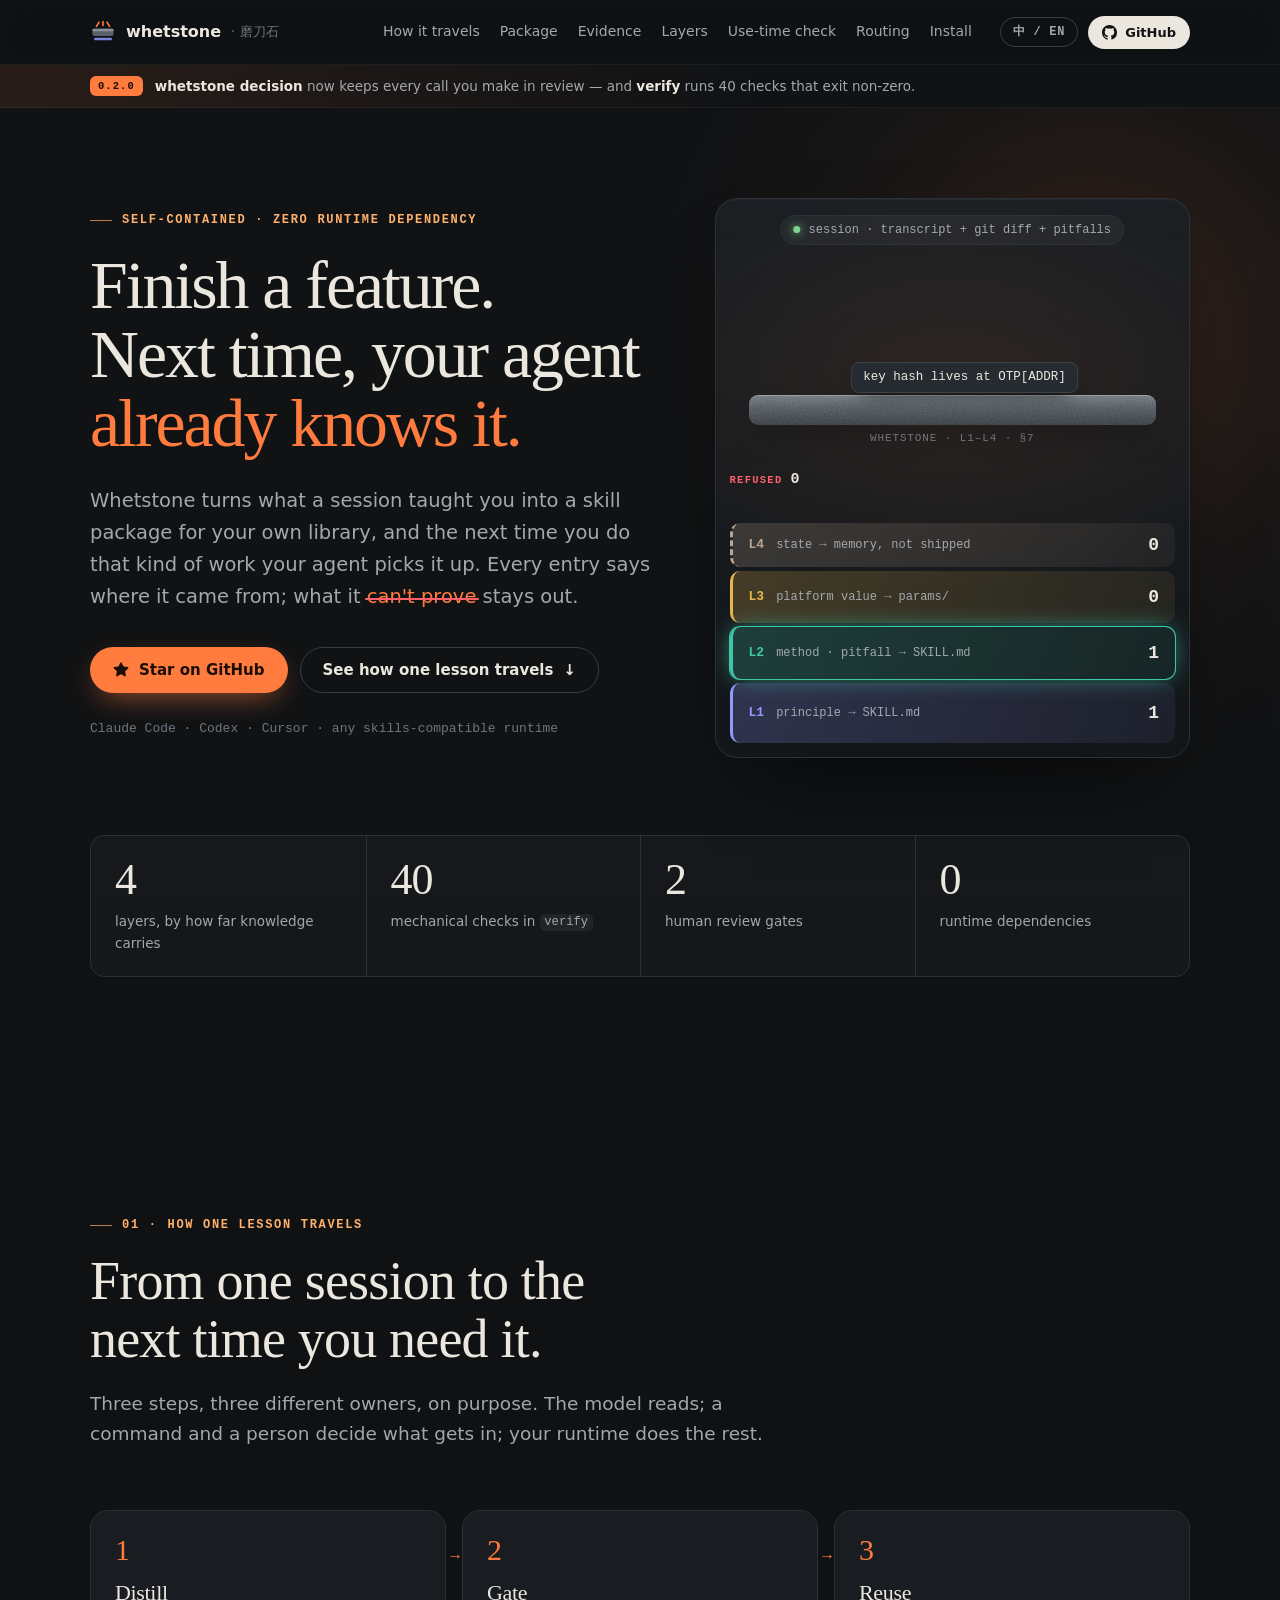
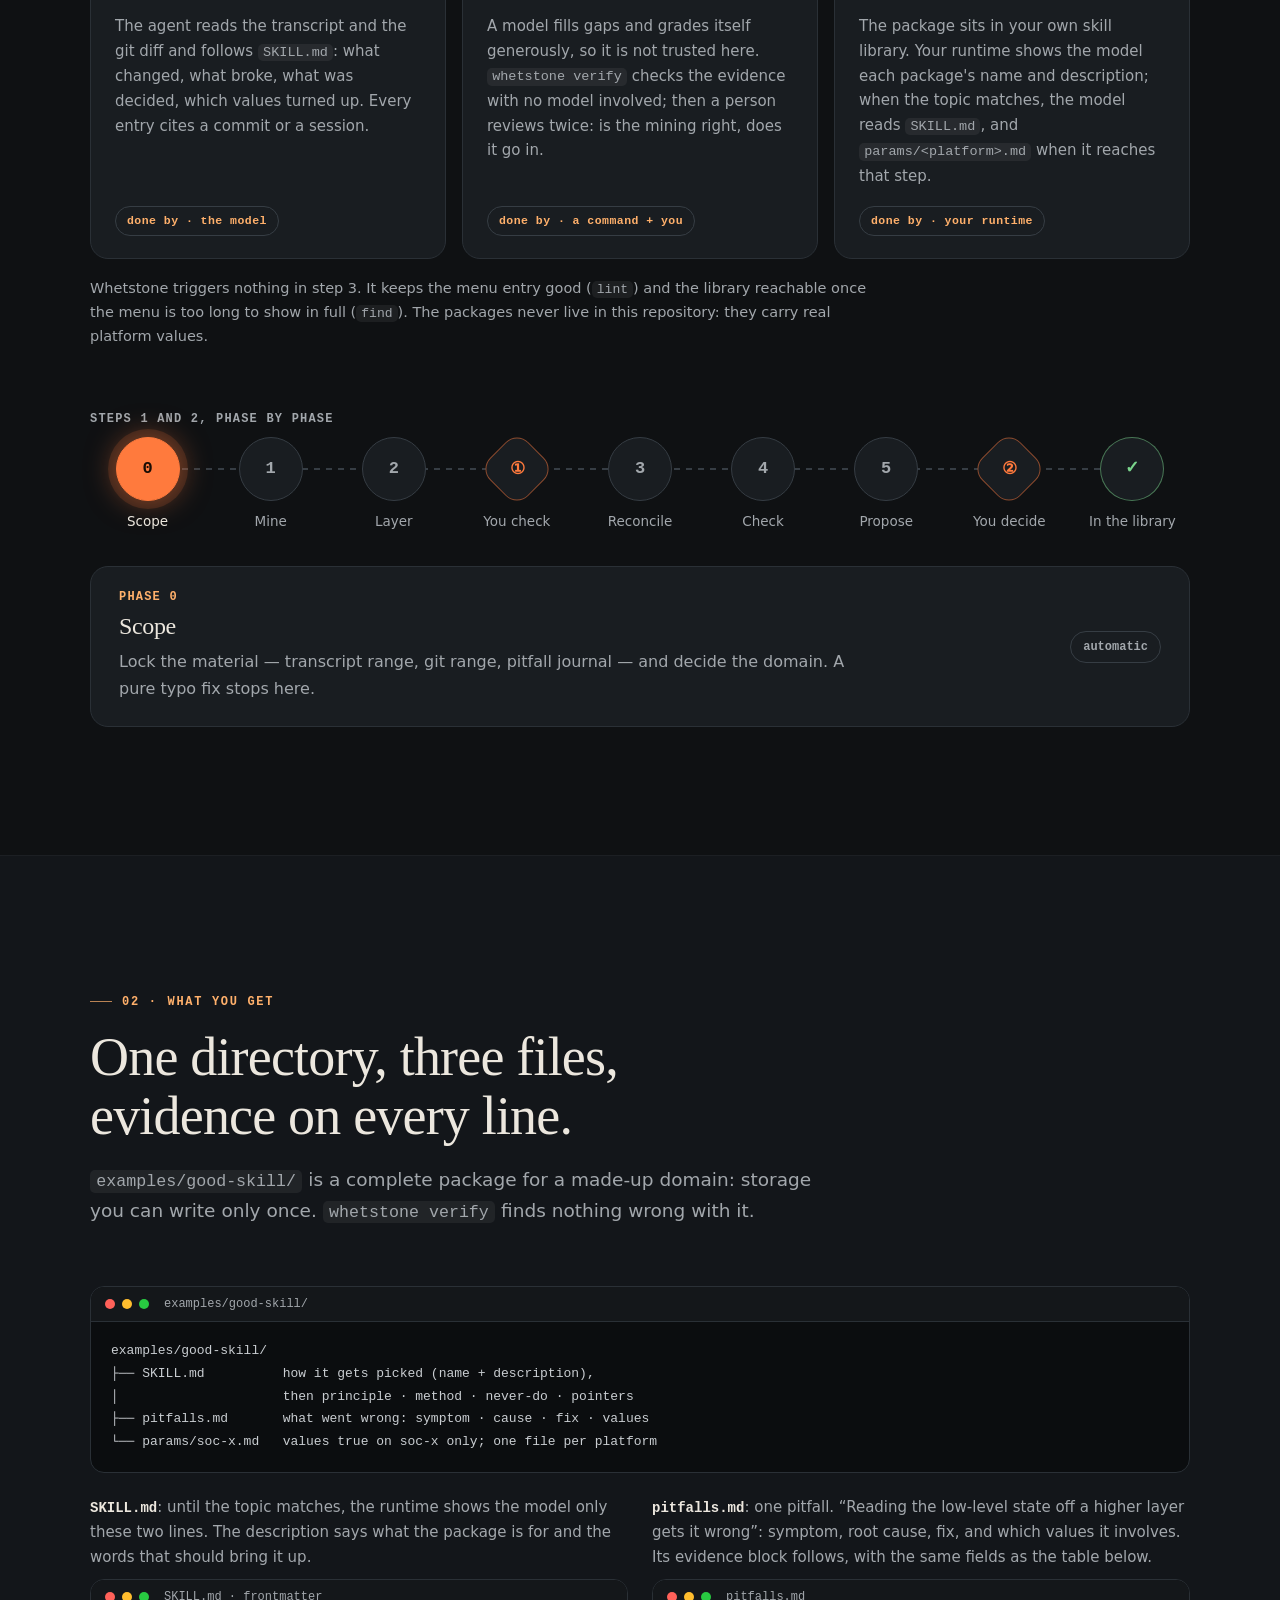
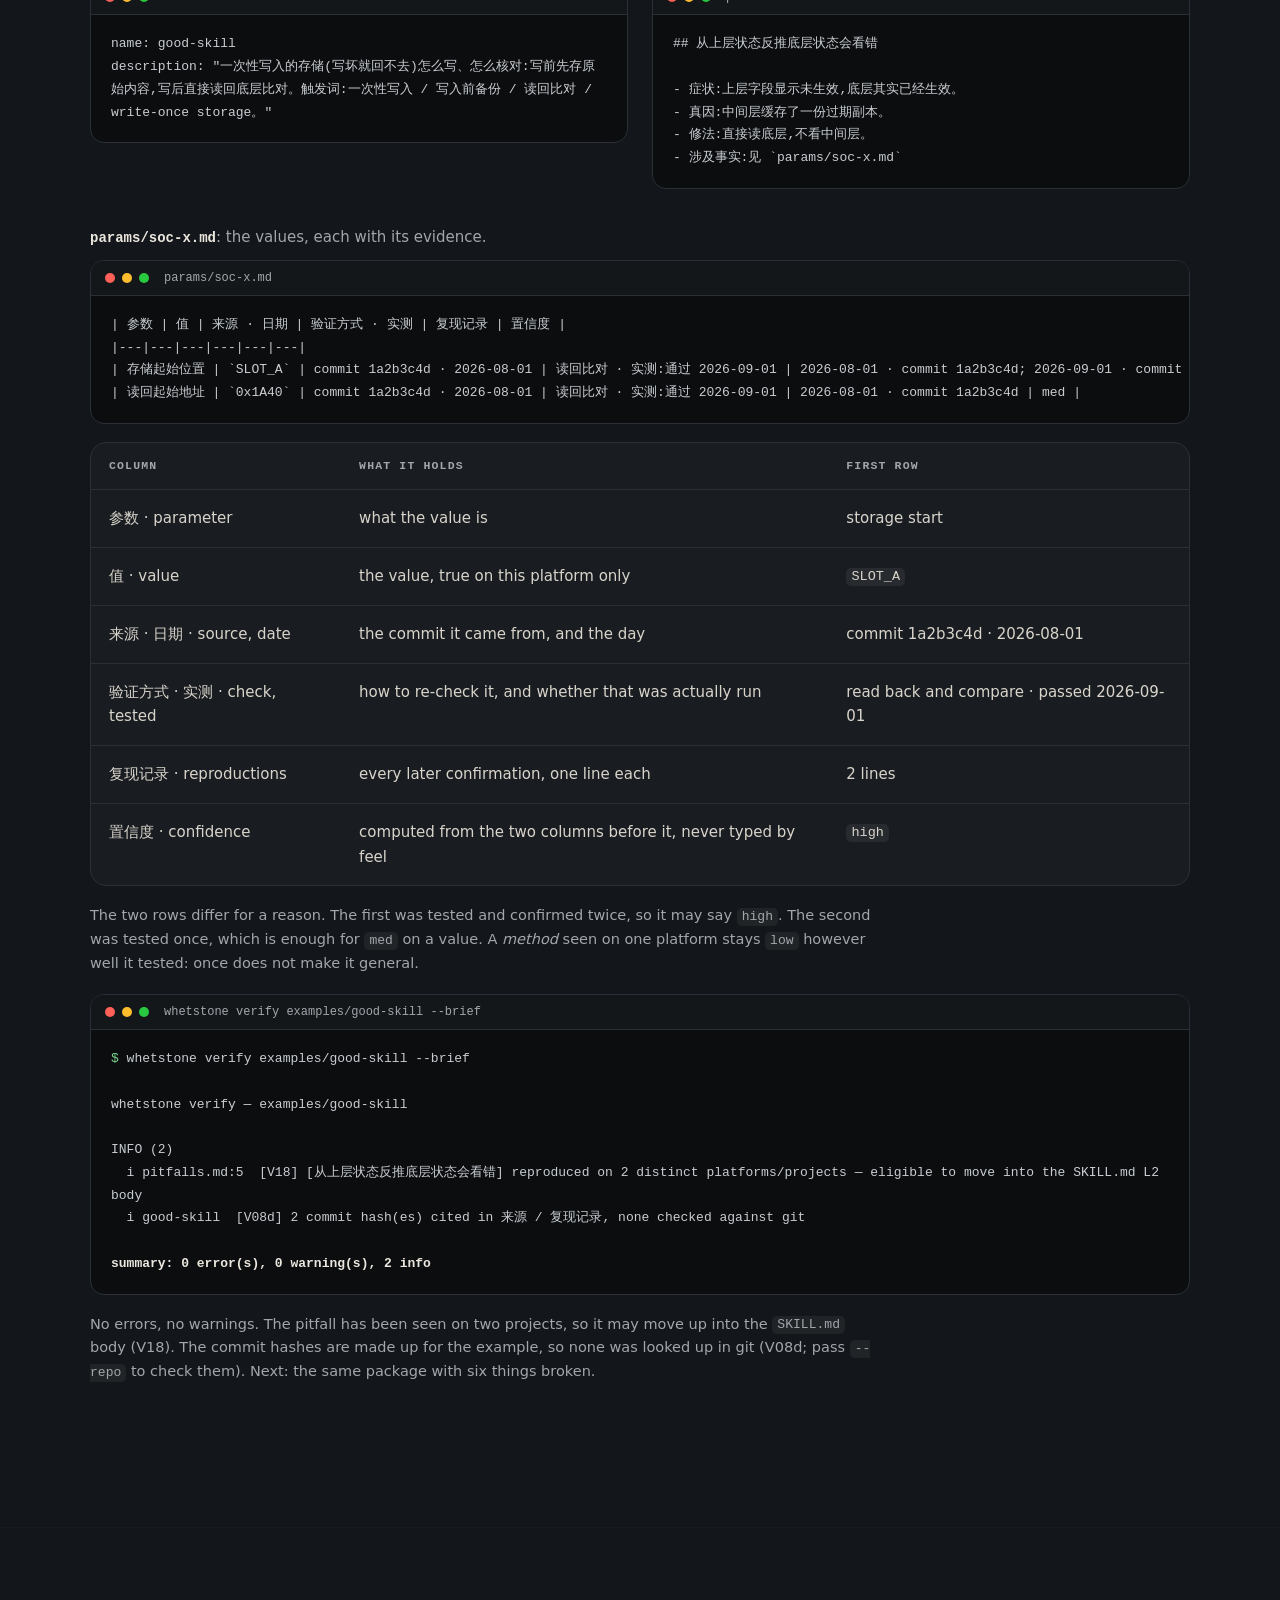
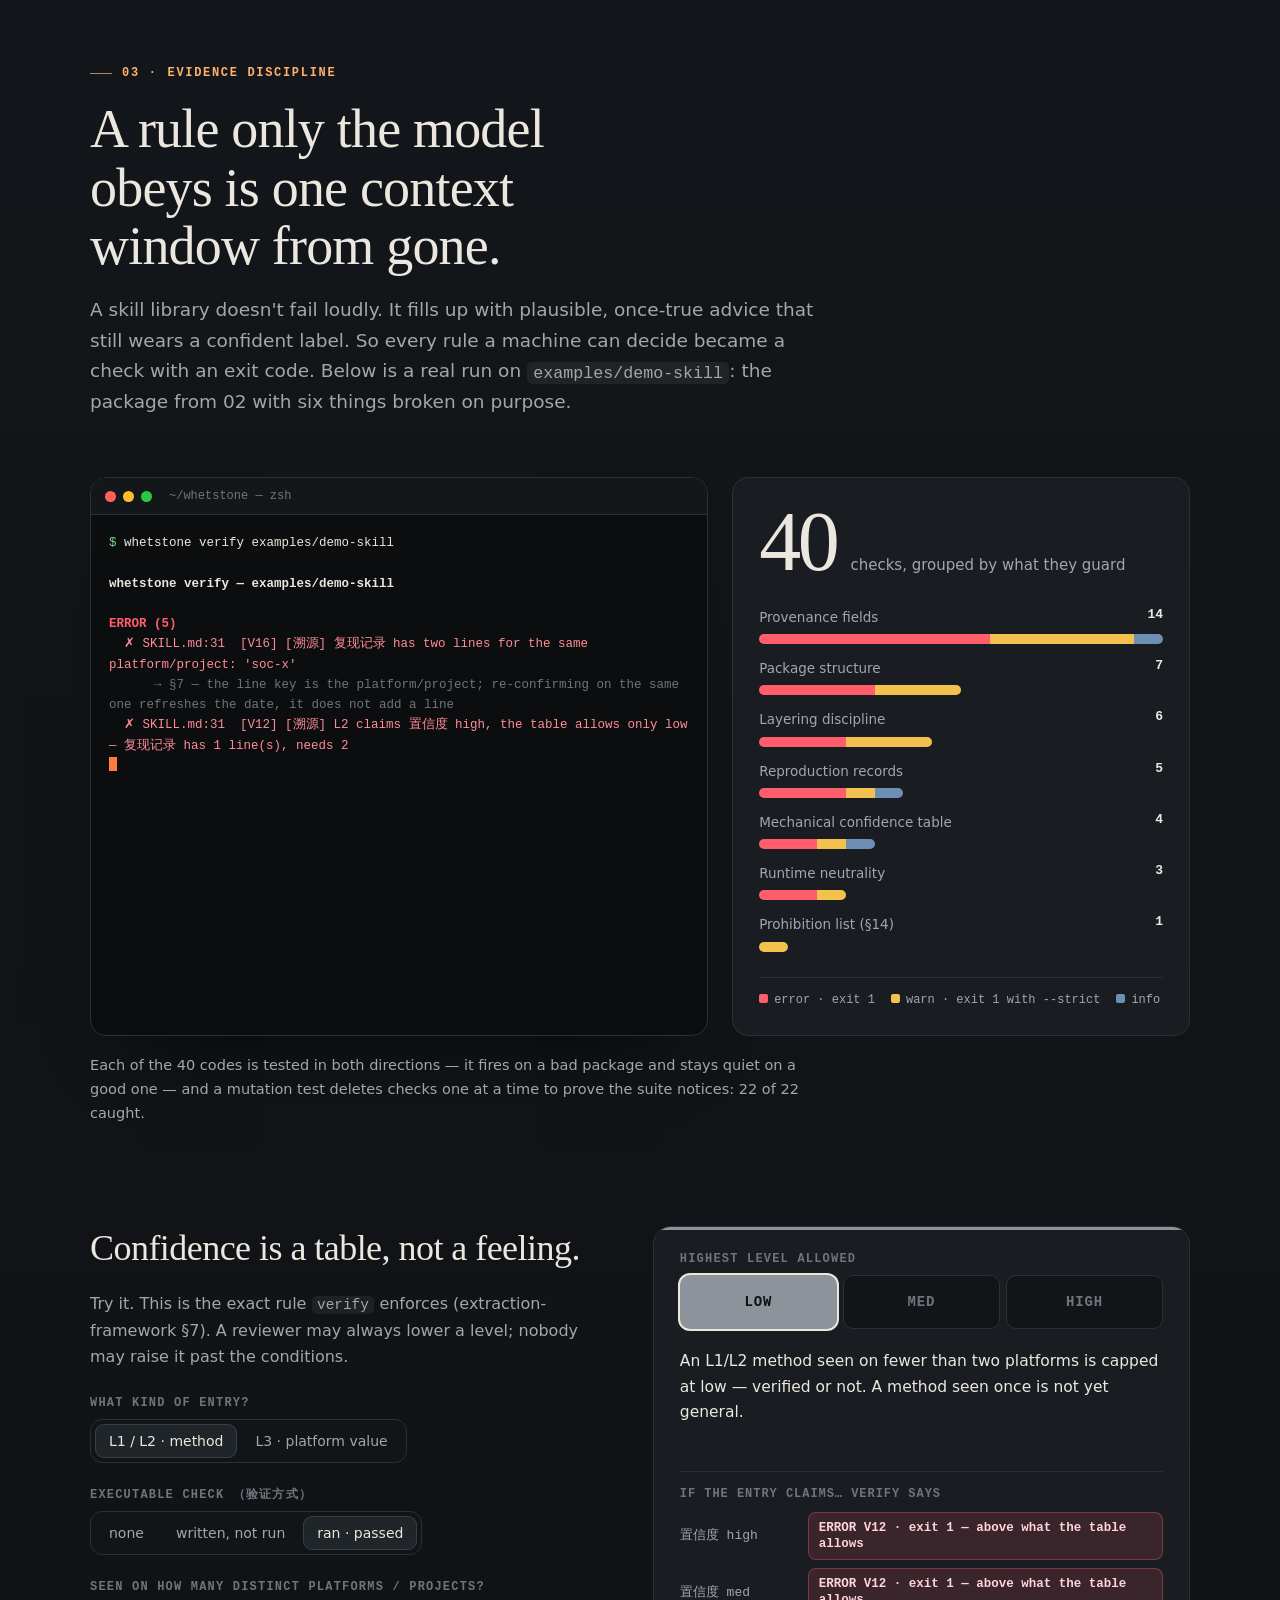
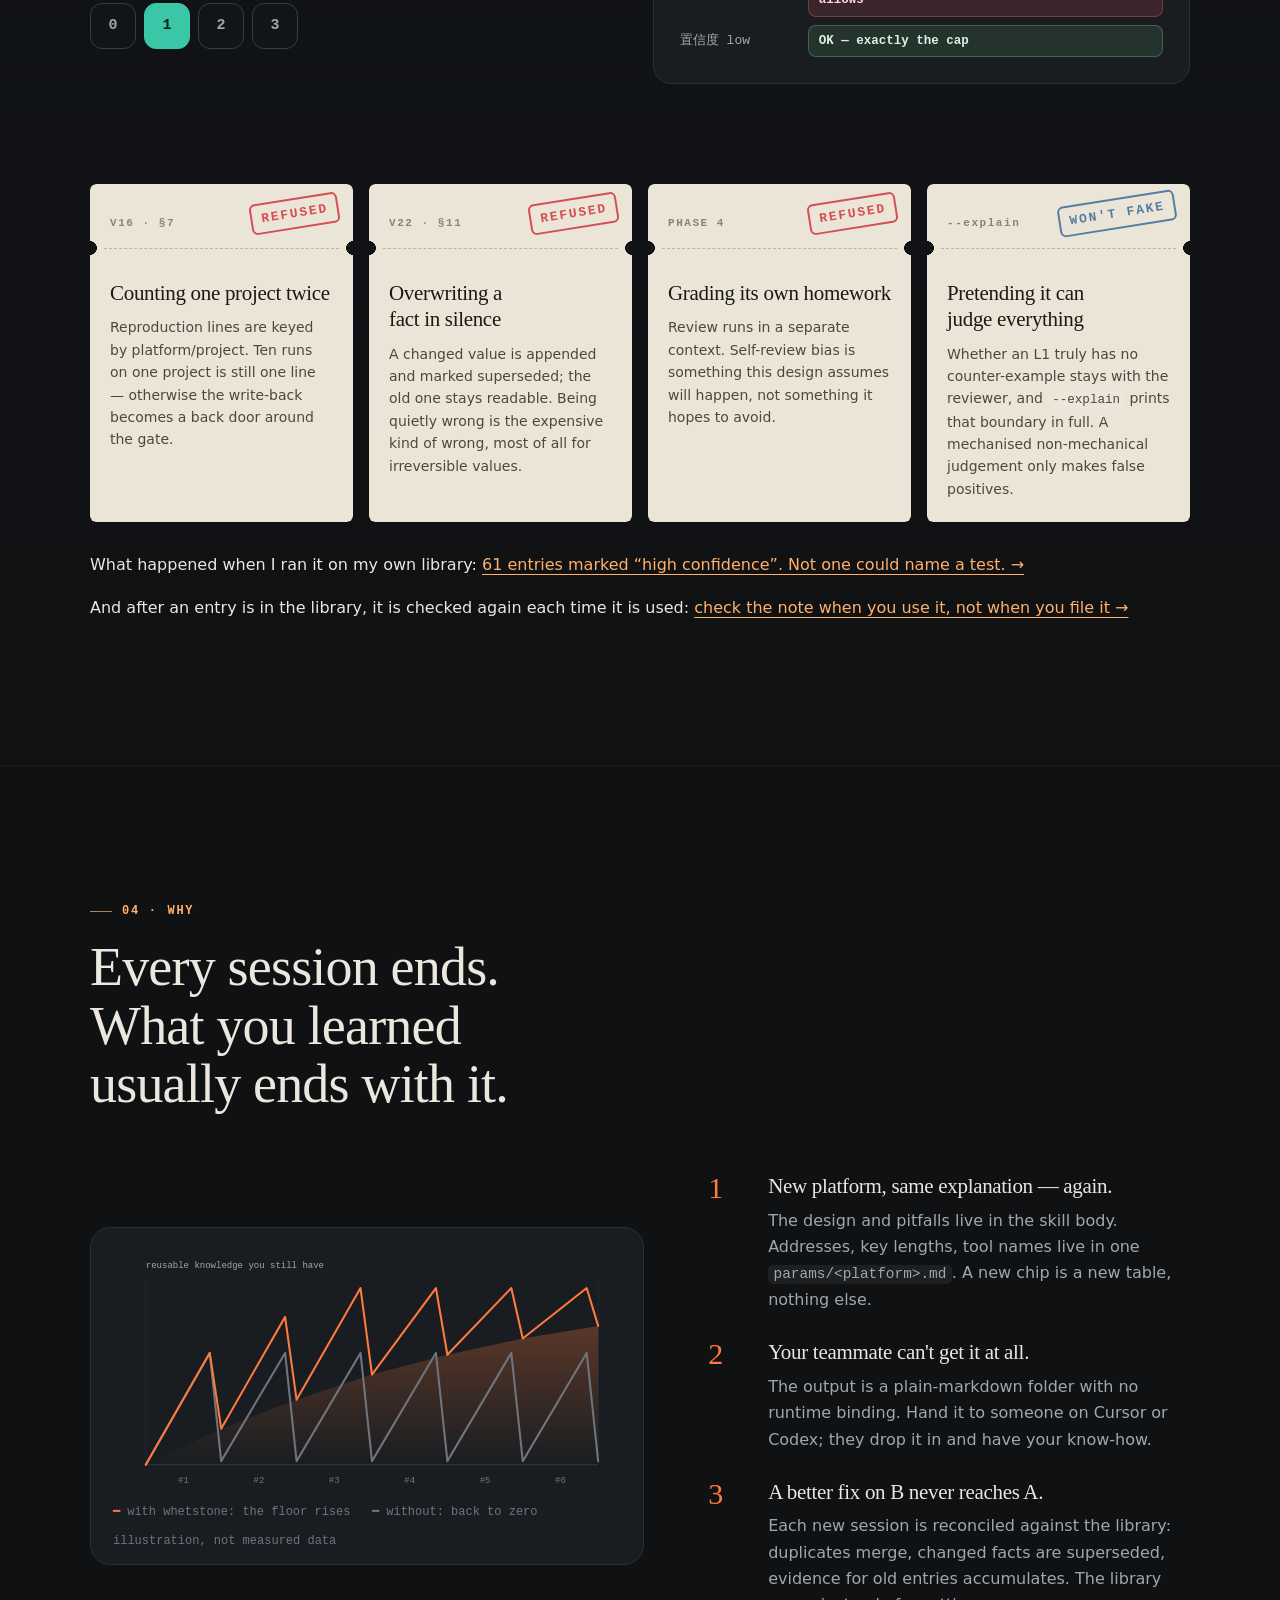
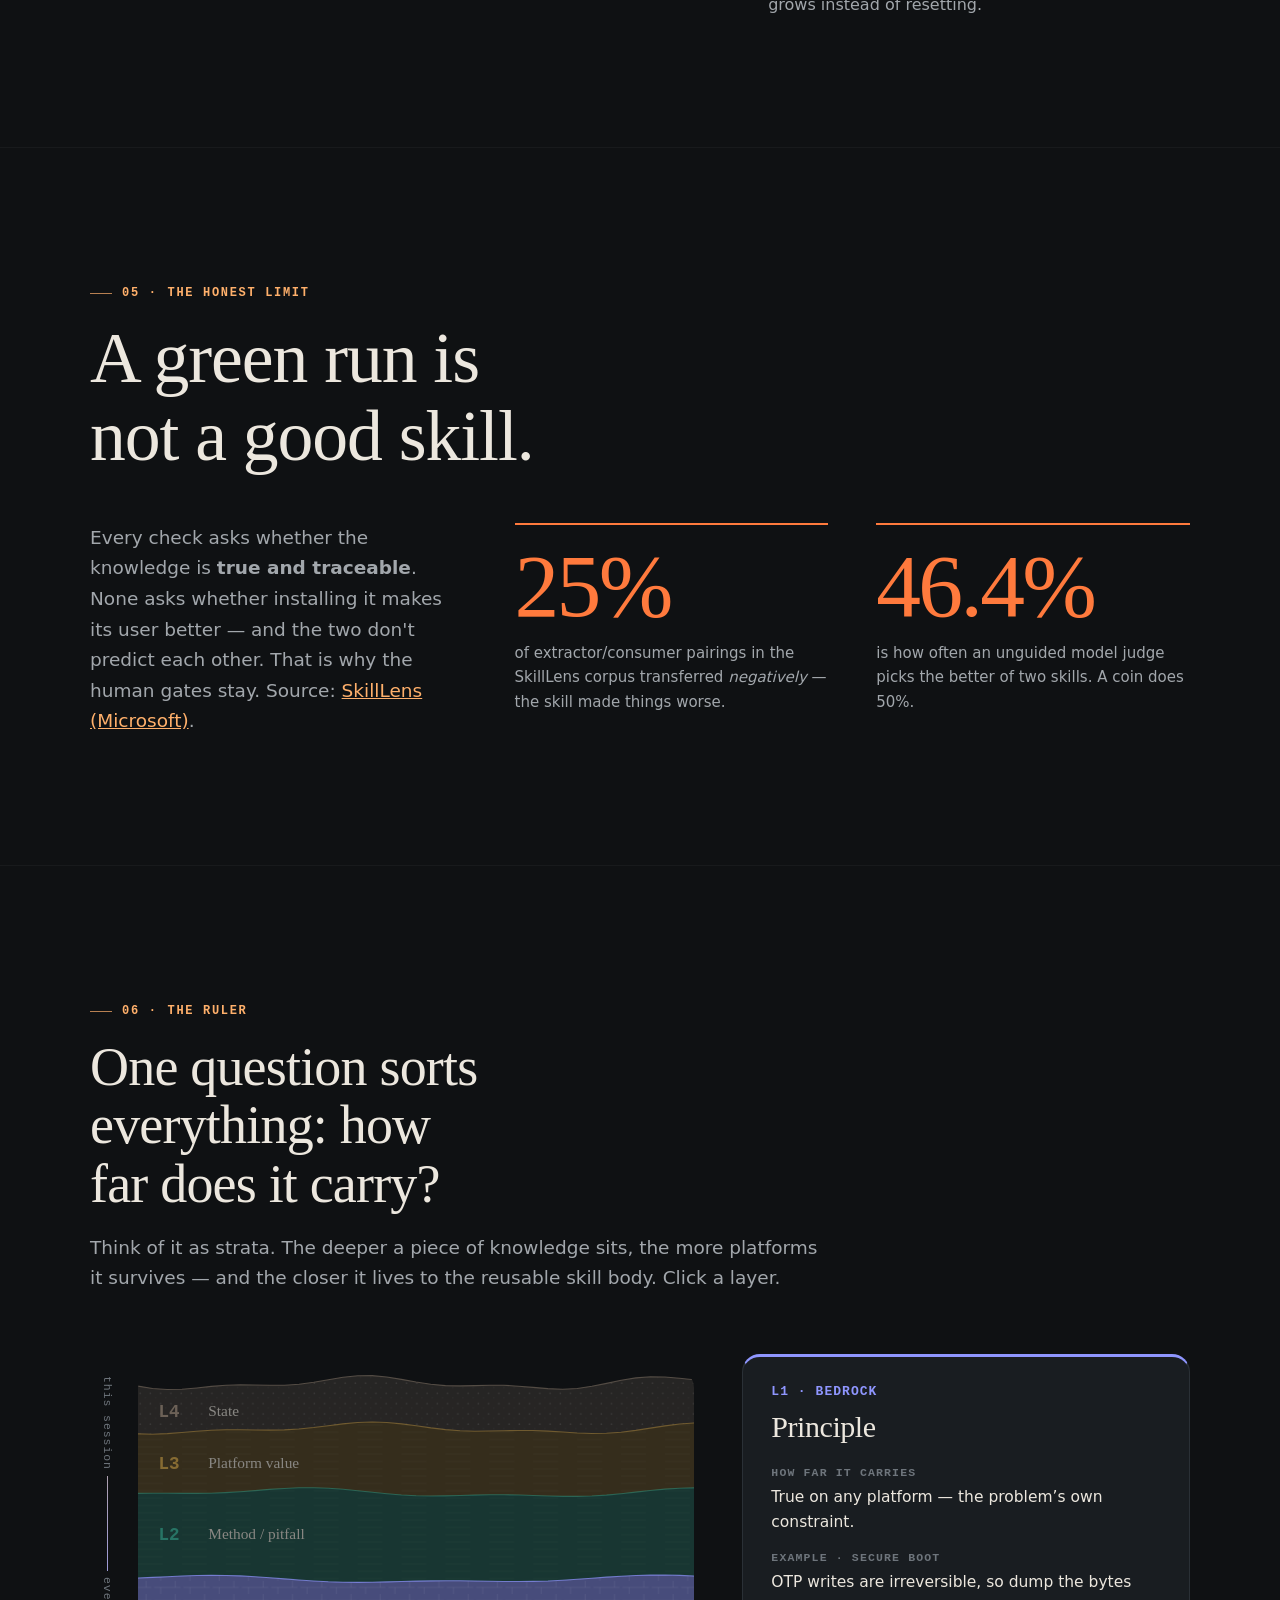
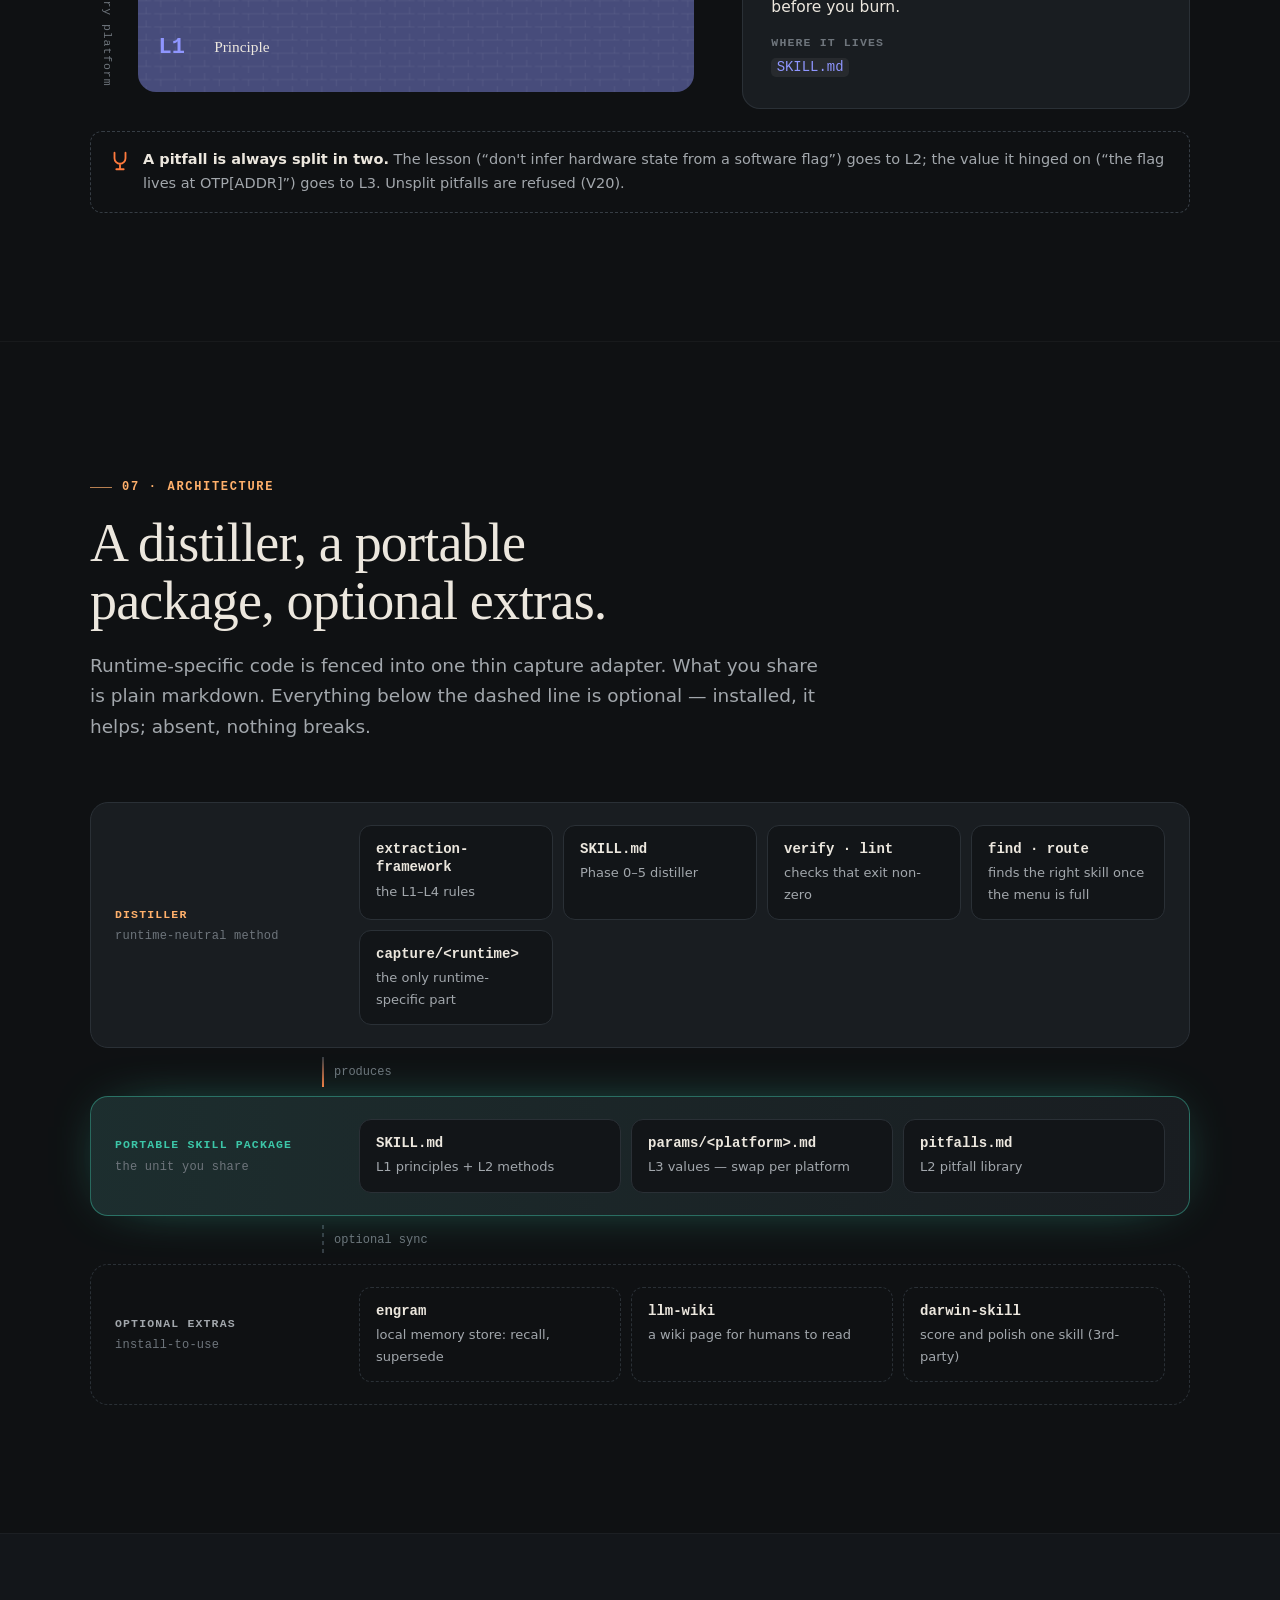
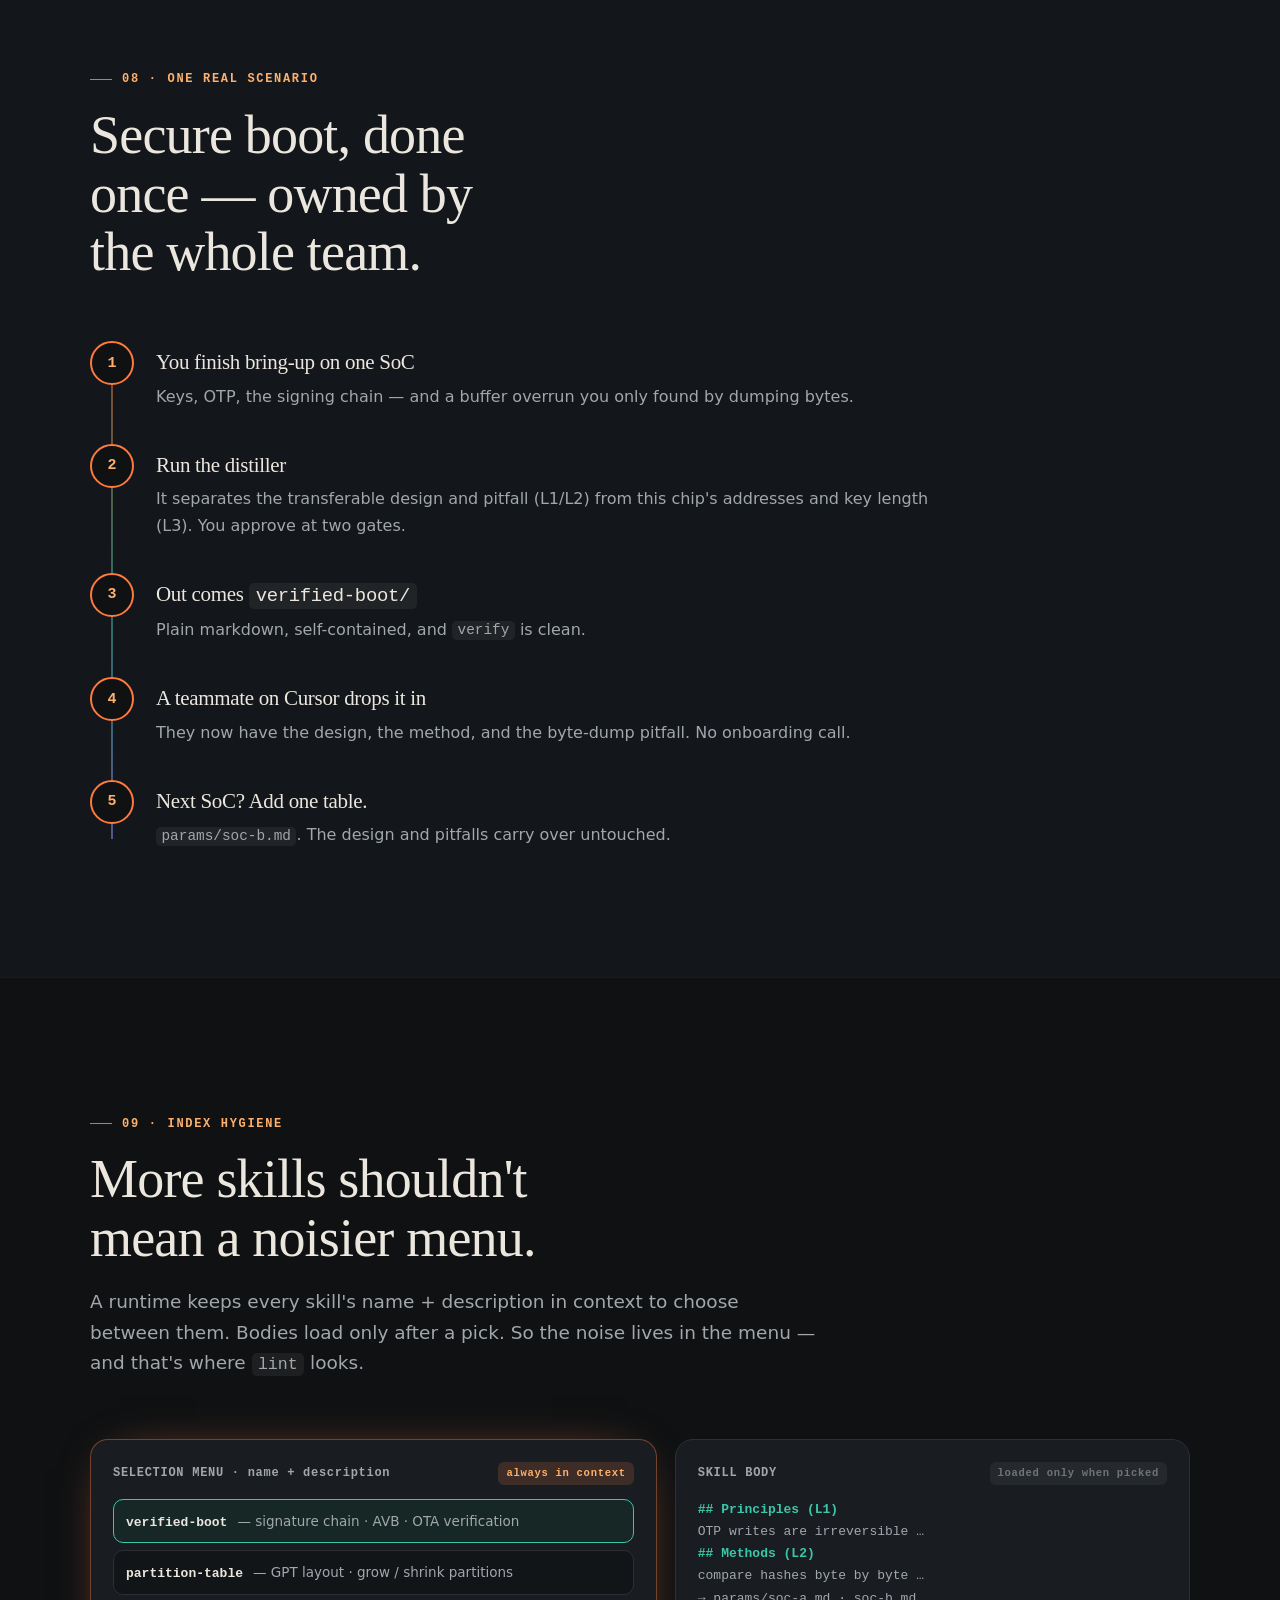
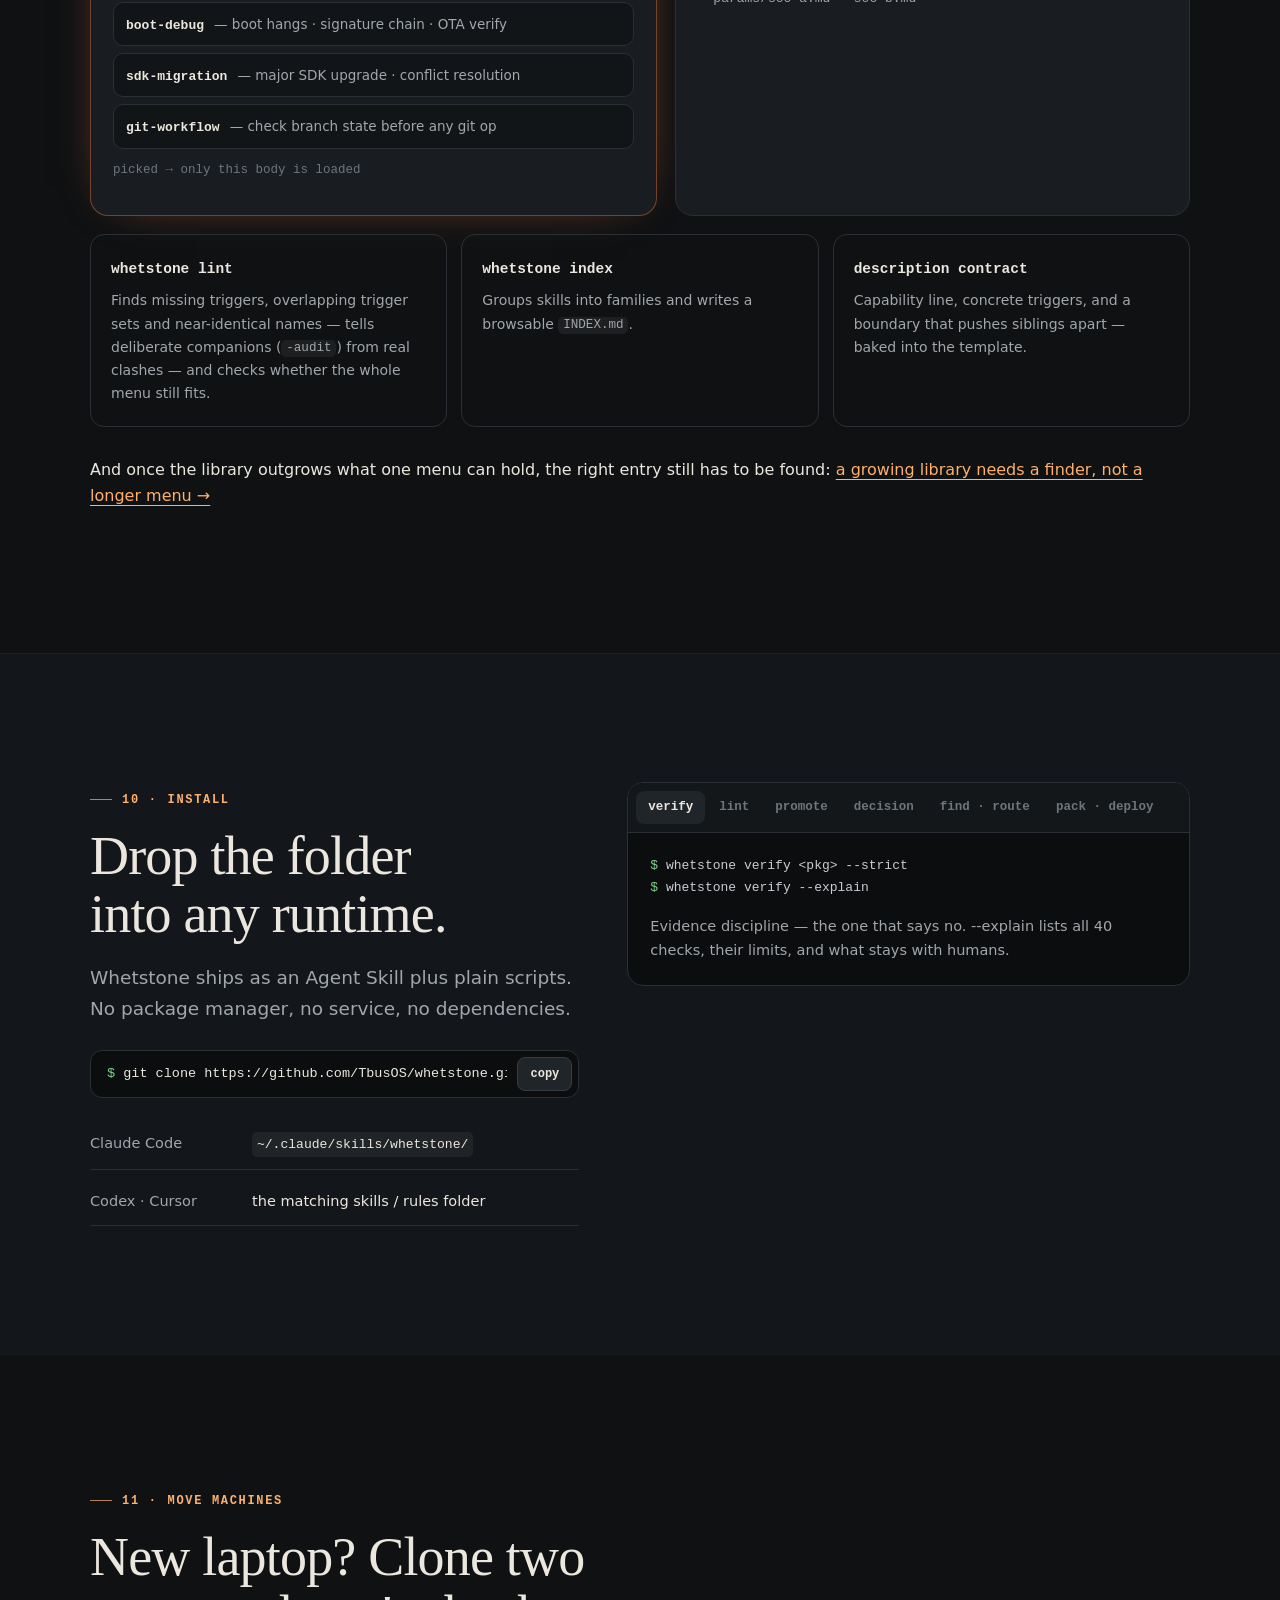
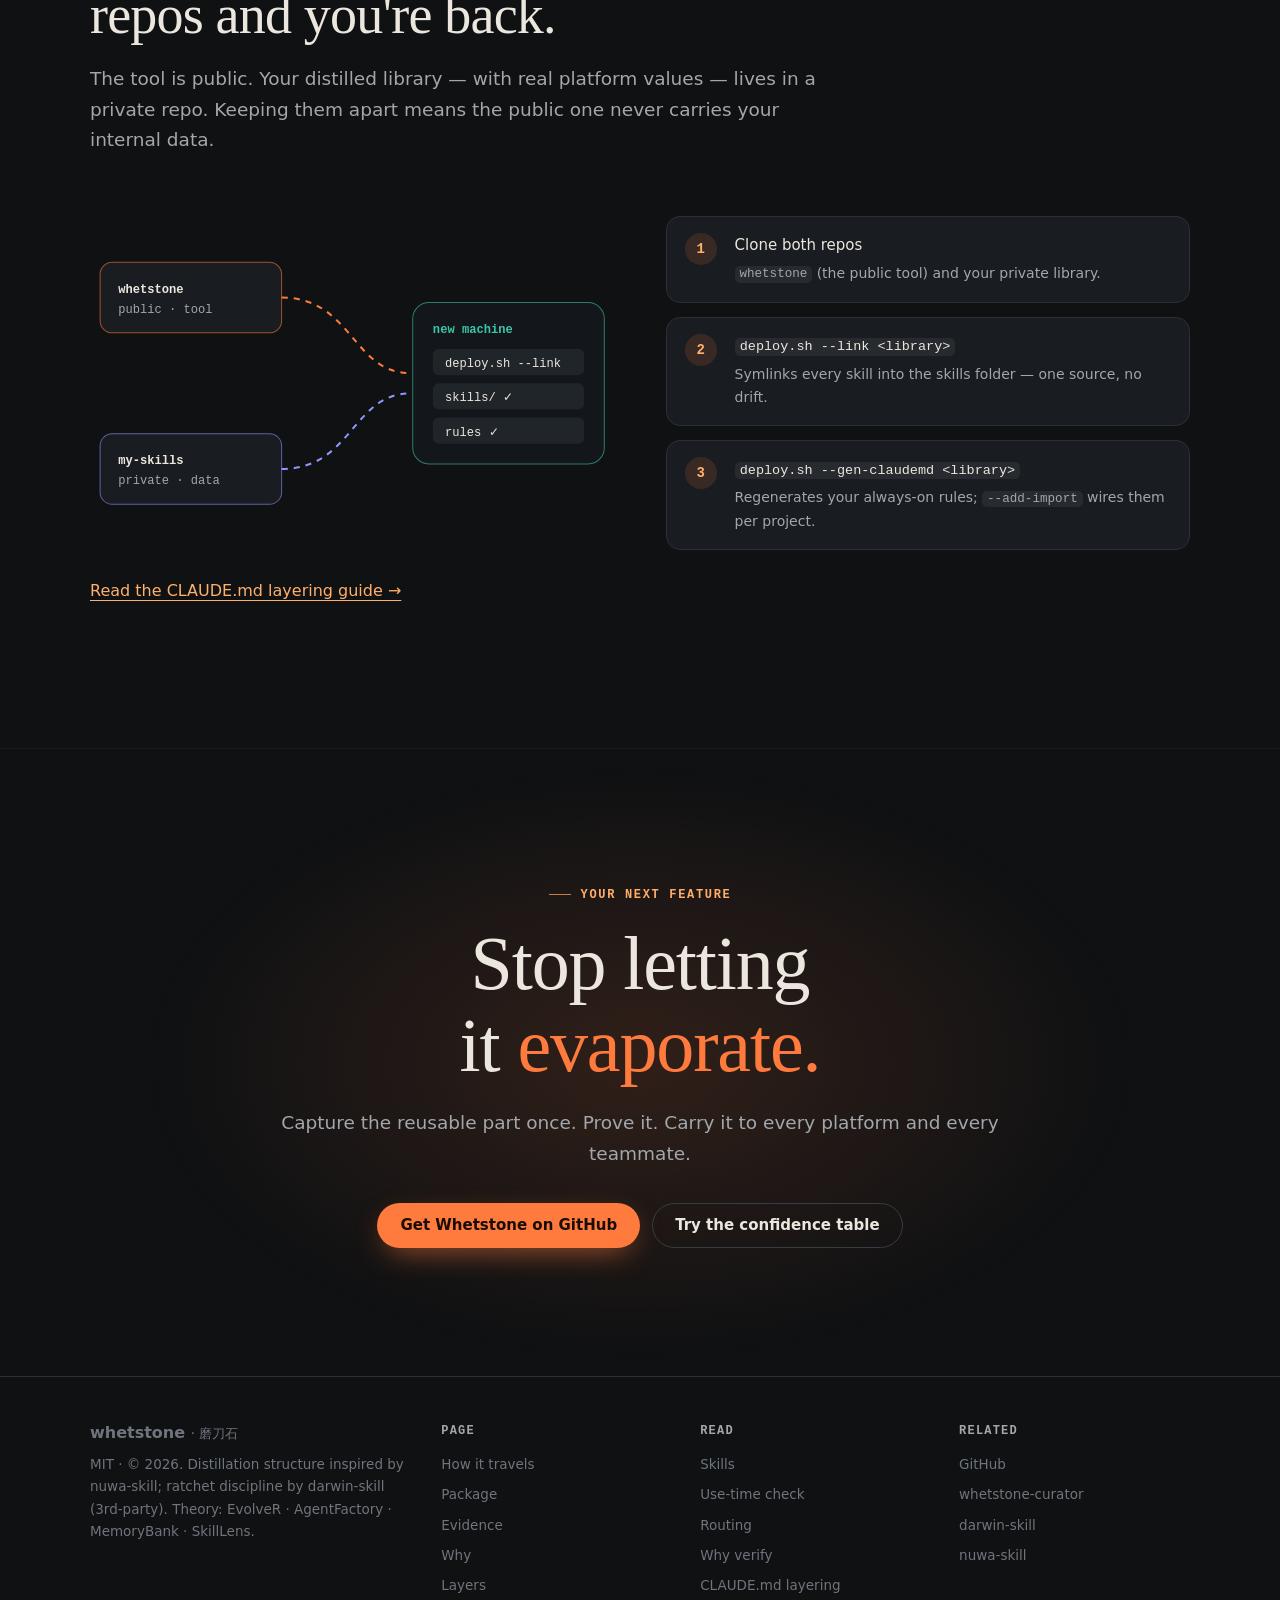
<file: docs/index.html>
<!doctype html>
<html lang="en" data-lang="en">
<head>
<meta charset="utf-8">
<meta name="viewport" content="width=device-width, initial-scale=1, viewport-fit=cover">
<title>Whetstone · 磨刀石 — distill a dev session into a skill, refuse what it can't prove</title>
<meta name="description" content="Whetstone distills a finished dev session into a portable, runtime-neutral Agent Skill — then holds it to an evidence standard you can run.">
<meta name="theme-color" content="#0f1113">
<meta property="og:title" content="Whetstone · 磨刀石">
<meta property="og:description" content="Distill the session. Refuse what it can't prove. A portable, runtime-neutral Agent Skill distiller with an evidence check that exits non-zero.">
<meta property="og:url" content="https://doc.tbusos.com/whetstone/">
<meta property="og:image" content="https://doc.tbusos.com/whetstone/assets/og-home.png">
<meta property="og:image:width" content="2400">
<meta property="og:image:height" content="1260">
<meta property="og:type" content="website">
<meta name="twitter:card" content="summary_large_image">
<meta name="twitter:image" content="https://doc.tbusos.com/whetstone/assets/og-home.png">
<script>(function(){var h=document.documentElement,l='en';h.classList.add('js');try{var q=new URLSearchParams(location.search).get('lang'),s=localStorage.getItem('whetstone-lang');l=(q==='zh'||q==='en')?q:(s==='zh'||s==='en')?s:((navigator.language||'').toLowerCase().indexOf('zh')===0?'zh':'en');}catch(e){}h.setAttribute('data-lang',l);})();</script>
<link rel="stylesheet" href="assets/site.css">
<style>
/* page-specific styles; shared tokens, nav, footer and type live in assets/site.css */
/* ───────────────────────── hero ───────────────────────── */
.hero { position: relative; padding-block: clamp(48px, 7vw, 96px) clamp(64px, 8vw, 110px); overflow: hidden; }
.hero::before {
  content: ""; position: absolute; width: 900px; height: 900px; right: -260px; top: -220px; pointer-events: none;
  background: radial-gradient(closest-side, rgba(255,122,61,.16), rgba(255,122,61,.04) 55%, transparent);
}
.hero::after {               /* faint strata lines in the background */
  content: ""; position: absolute; inset: auto 0 0 0; height: 240px; pointer-events: none; opacity: .5;
  background: repeating-linear-gradient(180deg, transparent 0 38px, rgba(255,255,255,.035) 38px 39px);
  -webkit-mask-image: linear-gradient(transparent, #000); mask-image: linear-gradient(transparent, #000);
}
.hero-grid { position: relative; z-index: 1; display: grid; grid-template-columns: 1.12fr .95fr; gap: clamp(32px, 5vw, 72px); align-items: center; }
.hero h1 { font-size: clamp(42px, 5.3vw, 74px); line-height: 1.02; letter-spacing: -.03em; margin-top: 22px; text-wrap: wrap; }
html[data-lang="zh"] .hero h1 { font-size: clamp(34px, 4.4vw, 60px); line-height: 1.2; letter-spacing: 0; }
.hero h1 .cut { position: relative; color: var(--ember); white-space: nowrap; }
.hero h1 .cut::after {        /* the "refused" strike that draws itself */
  content: ""; position: absolute; left: -2%; right: -2%; top: 55%; height: .07em; background: var(--refuse);
  transform: scaleX(0); transform-origin: left; border-radius: 2px;
  animation: strike 1s 1.1s cubic-bezier(.7,0,.2,1) forwards;
}
@keyframes strike { to { transform: scaleX(1); } }
.hero .lede { font-size: clamp(17px, 1.7vw, 19.5px); margin-top: 26px; }
.hero .lede .cut { position: relative; color: var(--ember); white-space: nowrap; }
.hero .lede .cut::after { content: ""; position: absolute; left: -2%; right: -2%; top: 55%; height: 2px; background: var(--refuse);
  transform: scaleX(0); transform-origin: left; border-radius: 2px; animation: strike 1s 1.1s cubic-bezier(.7,0,.2,1) forwards; }
.cta { display: flex; gap: 12px; flex-wrap: wrap; margin-top: 34px; }
.runtimes { margin-top: 26px; color: var(--dim); font: 13px/1.6 var(--mono); }
.stats { display: grid; grid-template-columns: repeat(4, 1fr); gap: 0; margin-top: clamp(48px, 6vw, 80px); border: 1px solid var(--line); border-radius: var(--r); position: relative; z-index: 1; background: rgba(25,29,33,.6); }
.stats > div { padding: 22px 24px; }
.stats > div + div { border-left: 1px solid var(--line); }
.stats b { display: block; font: 500 clamp(32px, 3.6vw, 44px)/1 var(--serif); letter-spacing: -.02em; }
.stats span { display: block; margin-top: 8px; color: var(--muted); font-size: 13.5px; }
@media (max-width: 960px) { .hero-grid { grid-template-columns: 1fr; } }
@media (max-width: 640px) { .stats { grid-template-columns: repeat(2, 1fr); } .stats > div:nth-child(3) { border-left: 0; } .stats > div:nth-child(n+3) { border-top: 1px solid var(--line); } }

/* the sieve */
.sieve {
  --h: 560px; position: relative; height: var(--h); border-radius: 22px; overflow: hidden;
  background: radial-gradient(120% 60% at 50% 34%, rgba(255,122,61,.10), transparent 60%), linear-gradient(180deg, #1a1e22, #121518);
  border: 1px solid var(--line); box-shadow: 0 40px 80px -40px rgba(0,0,0,.8), inset 0 1px 0 rgba(255,255,255,.04);
}
.sv-src {
  position: absolute; top: 16px; left: 50%; transform: translateX(-50%);
  display: flex; align-items: center; gap: 8px; white-space: nowrap;
  font: 12px/1 var(--mono); color: var(--muted); padding: 8px 12px; border-radius: 999px; background: rgba(255,255,255,.04); border: 1px solid var(--line);
}
.sv-src i { width: 7px; height: 7px; border-radius: 50%; background: var(--ok); box-shadow: 0 0 10px var(--ok); animation: blink 1.6s infinite; }
@keyframes blink { 50% { opacity: .3; } }
.sv-stone {
  position: absolute; left: 7%; right: 7%; top: 196px; height: 30px; border-radius: 9px;
  background: var(--grain), linear-gradient(180deg, #6a7078 0%, #484e55 45%, #2f3439 100%);
  background-size: 180px, auto; background-blend-mode: soft-light, normal;
  box-shadow: 0 16px 30px -12px rgba(0,0,0,.9), inset 0 1px 0 rgba(255,255,255,.25);
  transition: box-shadow .25s;
}
.sv-stone.hot { box-shadow: 0 0 0 1px rgba(255,122,61,.5), 0 0 36px -2px rgba(255,122,61,.55), inset 0 1px 0 rgba(255,255,255,.3); }
.sv-stone-lbl { position: absolute; left: 0; right: 0; top: 234px; text-align: center; font: 11px/1 var(--mono); color: var(--dim); letter-spacing: .08em; }
.sv-rej { position: absolute; left: 14px; right: 14px; top: 262px; height: 38px; display: flex; align-items: center; gap: 8px; justify-content: flex-end; }
.sv-rej-lbl { margin-right: auto; font: 700 10.5px/1 var(--mono); letter-spacing: .12em; color: var(--refuse); display: flex; align-items: center; gap: 8px; }
.sv-rej-lbl b { font-size: 15px; letter-spacing: 0; color: var(--text); }
.rej-pill { font: 600 11px/1 var(--mono); padding: 6px 8px; border-radius: 6px; color: #ffd5d9; background: rgba(255,93,108,.14); border: 1px solid rgba(255,93,108,.4); animation: pop .35s cubic-bezier(.3,1.6,.5,1); }
@keyframes pop { from { transform: scale(.4); opacity: 0; } }
.sv-strata { position: absolute; left: 14px; right: 14px; bottom: 14px; display: grid; gap: 4px; }
.band {
  --c: var(--l1); position: relative; display: grid; grid-template-columns: auto 1fr auto; align-items: center; gap: 12px;
  height: 52px; padding: 0 16px; border-radius: 10px;
  background: linear-gradient(90deg, color-mix(in srgb, var(--c) 22%, transparent), color-mix(in srgb, var(--c) 8%, transparent));
  border-left: 3px solid var(--c); transition: box-shadow .3s, background .3s;
}
.band b { font: 700 13px/1 var(--mono); color: var(--c); }
.band span { font: 12px/1.2 var(--mono); color: var(--muted); overflow: hidden; text-overflow: ellipsis; white-space: nowrap; }
.band output { font: 600 18px/1 var(--mono); color: var(--text); min-width: 2ch; text-align: right; }
.band.l4 { --c: var(--l4); border-left-style: dashed; height: 44px; }
.band.l3 { --c: var(--l3); }
.band.l2 { --c: var(--l2); }
.band.l1 { --c: var(--l1); height: 60px; }
.band.hit { box-shadow: 0 0 0 1px var(--c), 0 0 26px -6px var(--c); }
.chip {
  position: absolute; left: 0; top: 0; z-index: 3; pointer-events: none; will-change: transform, opacity;
  font: 12.5px/1.2 var(--mono); color: var(--text); white-space: nowrap; max-width: calc(100% - 28px); overflow: hidden; text-overflow: ellipsis;
  padding: 7px 11px; border-radius: 8px; background: #252a30; border: 1px solid #3a4148; box-shadow: 0 10px 20px -10px rgba(0,0,0,.8);
  transition: border-color .2s, color .2s, background .2s;
}
.chip[data-to] { border-color: var(--c); color: var(--c); background: color-mix(in srgb, var(--c) 12%, #1d2125); }
.chip.bad { border-color: var(--refuse); color: #ffd5d9; background: #3a1d22; }
.chip.bad s { text-decoration-color: var(--refuse); text-decoration-thickness: 2px; }
.chip.bad em { font-style: normal; font-weight: 700; color: var(--refuse); margin-left: 8px; }
.spark { position: absolute; left: 0; top: 0; z-index: 4; width: 3px; height: 3px; border-radius: 50%; background: var(--ember-2); box-shadow: 0 0 8px 1px var(--ember); pointer-events: none; }
@media (max-width: 520px) { .band span { display: none; } }

/* ───────────────────────── why ───────────────────────── */
.why-grid { display: grid; grid-template-columns: 1.15fr 1fr; gap: clamp(32px, 5vw, 64px); align-items: center; }
.chart { background: var(--panel); border: 1px solid var(--line); border-radius: 20px; padding: 22px 22px 14px; }
.chart svg { display: block; width: 100%; height: auto; }
.chart .ln { fill: none; stroke-width: 2.5; stroke-linejoin: round; stroke-linecap: round; }
.js .chart .ln { stroke-dasharray: var(--len); stroke-dashoffset: var(--len); transition: stroke-dashoffset 2.6s cubic-bezier(.4,0,.2,1); }
.js .chart.in .ln { stroke-dashoffset: 0; }
.js .chart.in .ln.b { transition-delay: .5s; }
.chart-note { display: flex; justify-content: space-between; gap: 12px; flex-wrap: wrap; color: var(--dim); font: 12px/1.4 var(--mono); margin-top: 8px; }
.leaks { list-style: none; margin: 0; padding: 0; display: grid; gap: 26px; }
.leaks li { display: grid; grid-template-columns: 44px 1fr; gap: 16px; }
.leaks .n { font: 500 30px/1 var(--serif); color: var(--ember); }
.leaks h3 { font-size: 21px; }
.leaks p { margin: 8px 0 0; color: var(--muted); }
@media (max-width: 900px) { .why-grid { grid-template-columns: 1fr; } }

/* ───────────────────────── evidence ───────────────────────── */
.ev { background: linear-gradient(180deg, var(--bg-2), var(--bg)); }
.ev-grid { display: grid; grid-template-columns: 1.35fr 1fr; gap: 24px; align-items: stretch; }
.term { background: #0b0d0f; border: 1px solid var(--line); border-radius: 16px; overflow: hidden; display: flex; flex-direction: column; min-width: 0; box-shadow: 0 40px 80px -50px rgba(0,0,0,.9); }
.term-bar { display: flex; align-items: center; gap: 7px; padding: 12px 14px; border-bottom: 1px solid var(--line); background: #14171a; }
.term-bar i { width: 11px; height: 11px; border-radius: 50%; background: #3a3f45; }
.term-bar i:nth-child(1) { background: #ff6159; } .term-bar i:nth-child(2) { background: #ffbd2e; } .term-bar i:nth-child(3) { background: #28c941; }
.term-bar span { margin-left: 10px; font: 12px/1 var(--mono); color: var(--dim); overflow: hidden; text-overflow: ellipsis; white-space: nowrap; }
.term pre { margin: 0; padding: 18px 18px 22px; font: 12.5px/1.62 var(--mono); color: #c9cdd1; white-space: pre-wrap; word-break: break-word; min-height: 520px; overflow: auto; }
.term .p { color: var(--ok); } .term .c { color: var(--text); }
.term .h { color: var(--text); font-weight: 700; }
.term .e { color: #ff8c97; } .term .w { color: var(--warn); } .term .a { color: var(--dim); }
.term .s { color: var(--text); font-weight: 700; }
.term .x { color: var(--refuse); font-weight: 700; }
.cursor { display: inline-block; width: .6em; height: 1.1em; vertical-align: -2px; background: var(--ember); animation: blink 1s steps(1) infinite; }
.checks { background: var(--panel); border: 1px solid var(--line); border-radius: 16px; padding: 26px; display: flex; flex-direction: column; min-width: 0; }
.checks-num { display: flex; align-items: baseline; gap: 14px; }
.checks-num b { font: 500 84px/0.9 var(--serif); letter-spacing: -.04em; color: var(--text); }
.checks-num span { color: var(--muted); font-size: 15px; }
.bars { display: grid; gap: 13px; margin: 26px 0 18px; }
.bar-row { display: grid; grid-template-columns: minmax(0, 1fr); gap: 6px; }
.bar-lbl { display: flex; justify-content: space-between; gap: 10px; font-size: 13.5px; color: var(--muted); }
.bar-lbl b { font: 600 13px/1.4 var(--mono); color: var(--text); }
.bar { display: flex; height: 10px; border-radius: 6px; overflow: hidden; background: rgba(255,255,255,.04); }
.bar i { display: block; height: 100%; }
.js .bar { width: 0; transition: width 1.1s cubic-bezier(.2,.8,.2,1); }
.js .checks.in .bar { width: var(--w); }
.bar .E { background: var(--refuse); } .bar .W { background: var(--warn); } .bar .I { background: #6c8fb3; }
.legend { display: flex; flex-wrap: wrap; gap: 8px 16px; font: 12px/1.4 var(--mono); color: var(--muted); margin-top: auto; padding-top: 14px; border-top: 1px solid var(--line); }
.legend i { display: inline-block; width: 9px; height: 9px; border-radius: 2px; margin-right: 6px; vertical-align: 0; }
.ev-foot { margin-top: 18px; color: var(--muted); font-size: 14.5px; max-width: 80ch; }
@media (max-width: 960px) { .ev-grid { grid-template-columns: 1fr; } .term pre { min-height: 0; } }

/* calculator */
.calc { margin-top: clamp(64px, 8vw, 100px); display: grid; grid-template-columns: 1fr 1.05fr; gap: clamp(28px, 4vw, 56px); align-items: start; }
.calc h3 { font-size: clamp(26px, 3vw, 36px); }
.calc .lede { font-size: 16px; }
.ctl { margin-top: 26px; }
.ctl-lbl { font: 600 12px/1 var(--mono); letter-spacing: .1em; text-transform: uppercase; color: var(--dim); margin-bottom: 10px; }
html[data-lang="zh"] .ctl-lbl { letter-spacing: .04em; }
.seg { display: inline-flex; flex-wrap: wrap; gap: 4px; padding: 4px; border-radius: 12px; background: #121518; border: 1px solid var(--line); }
.seg button {
  font: 500 14px/1 var(--sans); color: var(--muted); background: transparent; border: 0; padding: 10px 14px; border-radius: 9px; cursor: pointer; transition: background .2s, color .2s;
}
.seg button:hover { color: var(--text); }
.seg button[aria-pressed="true"] { background: var(--panel-2); color: var(--text); box-shadow: inset 0 0 0 1px var(--line-2); }
.dots { display: flex; gap: 8px; }
.dots button { width: 46px; height: 46px; border-radius: 12px; border: 1px solid var(--line-2); background: #121518; color: var(--muted); font: 600 15px/1 var(--mono); cursor: pointer; transition: all .2s; }
.dots button[aria-pressed="true"] { background: var(--l2); color: #06231c; border-color: var(--l2); }
.verdict { background: var(--panel); border: 1px solid var(--line); border-radius: 18px; padding: 26px; position: relative; overflow: hidden; }
.verdict::before { content: ""; position: absolute; inset: 0 0 auto 0; height: 3px; background: var(--vc, var(--ok)); transition: background .3s; }
.meter { display: grid; grid-template-columns: repeat(3, 1fr); gap: 6px; margin: 4px 0 20px; }
.meter div { height: 54px; border-radius: 10px; background: #121518; border: 1px solid var(--line); display: grid; place-items: center; font: 700 14px/1 var(--mono); color: var(--dim); letter-spacing: .06em; transition: all .35s; }
.meter div.on { color: #111; border-color: transparent; }
.meter div.on.lo { background: #8d939a; } .meter div.on.md { background: #6fb3e0; } .meter div.on.hi { background: var(--ok); }
.meter div.cap { box-shadow: 0 0 0 2px var(--text); }
.v-reason { min-height: 3.2em; margin: 0; font-size: 15.5px; }
.v-note { color: var(--warn); font-size: 13.5px; margin: 8px 0 0; min-height: 1.4em; }
.claims { margin-top: 18px; border-top: 1px solid var(--line); padding-top: 16px; display: grid; gap: 8px; }
.claims-h { font: 600 12px/1 var(--mono); color: var(--dim); letter-spacing: .08em; text-transform: uppercase; margin-bottom: 4px; }
.claim { display: grid; grid-template-columns: 116px 1fr; gap: 12px; align-items: center; font-size: 14px; }
.claim > span:first-child { font: 13px/1 var(--mono); color: var(--muted); }
.res { font: 600 12.5px/1.3 var(--mono); padding: 7px 10px; border-radius: 8px; }
.res.err { color: #ffd5d9; background: rgba(255,93,108,.14); border: 1px solid rgba(255,93,108,.35); }
.res.ok { color: #d6f5dc; background: rgba(122,212,140,.12); border: 1px solid rgba(122,212,140,.32); }
.res.inf { color: #d5e6f5; background: rgba(108,143,179,.14); border: 1px solid rgba(108,143,179,.35); }
@media (max-width: 960px) { .calc { grid-template-columns: 1fr; } }

/* refusal tickets */
.tickets { margin-top: clamp(64px, 8vw, 100px); display: grid; grid-template-columns: repeat(4, 1fr); gap: 16px; }
.ticket { position: relative; overflow: hidden; background: #ebe5d8; color: #23201b; border-radius: 6px; padding: 24px 20px 22px; min-height: 250px;
  -webkit-mask: radial-gradient(circle 7px at 0 64px, transparent 98%, #000) , radial-gradient(circle 7px at 100% 64px, transparent 98%, #000);
  -webkit-mask-composite: source-in; mask-composite: intersect;
  box-shadow: 0 20px 40px -24px rgba(0,0,0,.9); }
.ticket::after { content: ""; position: absolute; left: 14px; right: 14px; top: 64px; border-top: 1.5px dashed rgba(35,32,27,.25); }
.ticket .no { font: 700 11px/1 var(--mono); letter-spacing: .14em; color: #8b8274; }
.ticket h3 { font-size: 21px; margin-top: 46px; color: #1b1915; }
.ticket p { font-size: 14px; line-height: 1.6; color: #4d473e; margin: 10px 0 0; }
.stamp {
  position: absolute; right: 14px; top: 14px; font: 800 13px/1 var(--mono); letter-spacing: .14em; color: #d2333f;
  border: 2.5px solid #d2333f; padding: 7px 9px; border-radius: 6px; transform: rotate(-9deg); opacity: .85;
}
.ticket.calm .stamp { color: #3d6b9b; border-color: #3d6b9b; }
.js .ticket .stamp { opacity: 0; transform: rotate(-9deg) scale(2.4); transition: opacity .25s, transform .4s cubic-bezier(.2,1.6,.4,1); }
.js .ticket.in .stamp { opacity: .85; transform: rotate(-9deg) scale(1); transition-delay: .45s; }
.more { margin-top: 30px; font-size: 16px; }
.more a { color: var(--ember-2); text-underline-offset: 4px; }
@media (max-width: 1060px) { .tickets { grid-template-columns: repeat(2, 1fr); } }
@media (max-width: 560px) { .tickets { grid-template-columns: 1fr; } .ticket { min-height: 0; } }

/* ───────────────────────── boundary ───────────────────────── */
.bound { text-align: left; }
.bound-grid { display: grid; grid-template-columns: 1.2fr 1fr 1fr; gap: clamp(24px, 4vw, 48px); align-items: start; margin-top: clamp(32px, 4vw, 48px); }
.bound .lede { margin-top: 0; }
.bound h2 { font-size: clamp(38px, 5.6vw, 72px); max-width: 16ch; }
html[data-lang="zh"] .bound h2 { max-width: 14em; }
.big { border-top: 2px solid var(--ember); padding-top: 16px; }
.big b { display: block; font: 500 clamp(56px, 7vw, 92px)/1 var(--serif); letter-spacing: -.03em; color: var(--ember); }
.big p { color: var(--muted); margin: 10px 0 0; font-size: 15px; }
.bound .lede a { color: var(--ember-2); }
@media (max-width: 900px) { .bound-grid { grid-template-columns: 1fr; } }

/* ───────────────────────── strata ───────────────────────── */
.strata-grid { display: grid; grid-template-columns: 1.35fr 1fr; gap: clamp(24px, 4vw, 48px); align-items: center; }
.strata-fig { position: relative; display: grid; grid-template-columns: 34px 1fr; gap: 14px; }
.axis { position: relative; display: flex; flex-direction: column; align-items: center; justify-content: space-between; font: 11.5px/1.2 var(--mono); color: var(--dim); }
.axis span { writing-mode: vertical-rl; letter-spacing: .08em; }
.axis::before { content: ""; position: absolute; top: 34px; bottom: 34px; left: 50%; width: 1px; background: linear-gradient(var(--l4), var(--l1)); }
.axis::after { content: ""; position: absolute; bottom: 26px; left: calc(50% - 5px); border: 5px solid transparent; border-top: 8px solid var(--l1); }
.axis span { background: var(--bg); padding: 6px 0; position: relative; z-index: 1; }
.strata-svg { display: block; width: 100%; height: auto; border-radius: 18px; overflow: hidden; }
.layer { cursor: pointer; transition: opacity .35s; outline: none; }
.layer path.fill { transition: fill-opacity .35s; }
.strata-svg.picking .layer:not(.on) { opacity: .55; }
.layer text { pointer-events: none; }
.layer:focus-visible path.fill { stroke: var(--text); stroke-width: 2; }
.detail { background: var(--panel); border: 1px solid var(--line); border-radius: 18px; padding: 28px; border-top: 3px solid var(--dc, var(--l1)); transition: border-color .3s; }
.detail .lv { font: 700 13px/1 var(--mono); color: var(--dc); letter-spacing: .08em; }
.detail h3 { font-size: 30px; margin-top: 10px; }
.detail dl { margin: 22px 0 0; display: grid; gap: 16px; }
.detail dt { font: 600 11.5px/1 var(--mono); color: var(--dim); letter-spacing: .1em; text-transform: uppercase; }
.detail dd { margin: 6px 0 0; font-size: 15.5px; }
.detail dd code { color: var(--dc); }
.split-note { margin-top: 22px; display: flex; gap: 12px; align-items: flex-start; color: var(--muted); font-size: 14.5px; padding: 16px 18px; border: 1px dashed var(--line-2); border-radius: 12px; }
.split-note b { color: var(--text); font-weight: 600; }
@media (max-width: 960px) { .strata-grid { grid-template-columns: 1fr; } }

/* ───────────────────────── flow ───────────────────────── */
.track { position: relative; display: grid; grid-template-columns: repeat(9, 1fr); gap: 8px; margin-top: 8px; }
.track::before { content: ""; position: absolute; left: 4%; right: 4%; top: 31px; height: 2px; background: repeating-linear-gradient(90deg, var(--line-2) 0 6px, transparent 6px 12px); }
.track .fill-line { position: absolute; left: 4%; top: 31px; height: 2px; width: 0; background: linear-gradient(90deg, var(--ember), var(--ember-2)); box-shadow: 0 0 12px var(--ember); transition: width .6s cubic-bezier(.4,0,.2,1); }
.step { position: relative; z-index: 1; display: flex; flex-direction: column; align-items: center; gap: 12px; background: none; border: 0; color: inherit; cursor: pointer; padding: 0; font: inherit; }
.step .dot { width: 64px; height: 64px; border-radius: 50%; display: grid; place-items: center; background: var(--panel); border: 1px solid var(--line-2); font: 600 17px/1 var(--mono); color: var(--muted); transition: all .35s; }
.step.gate .dot { border-radius: 16px; transform: rotate(45deg); width: 54px; height: 54px; margin: 5px 0; border-color: rgba(255,122,61,.5); color: var(--ember); }
.step.gate .dot > * { transform: rotate(-45deg); }
.step .nm { font-size: 13.5px; color: var(--muted); text-align: center; line-height: 1.3; transition: color .3s; }
.step.done .dot { border-color: var(--ember); color: var(--text); }
.step.now .dot { background: var(--ember); color: #1a0d05; border-color: var(--ember); box-shadow: 0 0 0 8px rgba(255,122,61,.14), 0 0 30px rgba(255,122,61,.5); }
.step.now .nm { color: var(--text); }
.step.gate.wait .dot { animation: pulse 1s infinite; }
@keyframes pulse { 50% { box-shadow: 0 0 0 14px rgba(255,122,61,.06), 0 0 30px rgba(255,122,61,.3); } }
.step.end .dot { border-color: rgba(122,212,140,.5); color: var(--ok); }
.step.end.now .dot { background: var(--ok); border-color: var(--ok); color: #082110; box-shadow: 0 0 0 8px rgba(122,212,140,.14); }
.flow-panel { margin-top: 36px; display: grid; grid-template-columns: 1fr auto; gap: 24px; align-items: center; background: var(--panel); border: 1px solid var(--line); border-radius: 18px; padding: 24px 28px; min-height: 120px; }
.flow-panel .ph { font: 600 12px/1 var(--mono); color: var(--ember-2); letter-spacing: .1em; }
.flow-panel h3 { margin-top: 8px; font-size: 24px; }
.flow-panel p { margin: 8px 0 0; color: var(--muted); max-width: 72ch; }
.flow-panel .who { font: 600 12px/1 var(--mono); padding: 9px 12px; border-radius: 999px; white-space: nowrap; }
.who.auto { color: var(--muted); border: 1px solid var(--line-2); }
.who.human { color: #1a0d05; background: var(--ember); }
@media (max-width: 860px) {
  .track { grid-template-columns: 1fr; gap: 0; }
  .track::before, .track .fill-line { display: none; }
  .step { flex-direction: row; gap: 16px; padding: 6px 0; }
  .step .dot { width: 46px; height: 46px; font-size: 14px; flex: none; }
  .step.gate .dot { width: 38px; height: 38px; margin: 4px; }
  .step .nm { text-align: left; font-size: 15px; }
  .flow-panel { grid-template-columns: 1fr; }
}

/* ───────────────────────── architecture ───────────────────────── */
/* travel: three steps, each with its owner (classes are .leg, not .step — .step is the phase track) */
.legs { list-style: none; margin: 0; padding: 0; display: grid; grid-template-columns: repeat(3, 1fr); gap: 16px; }
.leg { position: relative; background: var(--panel); border: 1px solid var(--line); border-radius: 18px; padding: 24px 24px 22px; display: flex; flex-direction: column; }
.leg + .leg::before { content: "→"; position: absolute; left: -8px; top: 46px; transform: translate(-50%, -50%); color: var(--ember); font: 600 16px/1 var(--mono); }
.leg .no { font: 500 30px/1 var(--serif); color: var(--ember); }
.leg h3 { font-size: 22px; margin-top: 14px; }
.leg p { margin: 8px 0 0; color: var(--muted); font-size: 15px; flex: 1; }
.leg .owner { align-self: flex-start; margin-top: 18px; font: 600 11.5px/1 var(--mono); letter-spacing: .04em; padding: 8px 11px; border-radius: 999px; border: 1px solid var(--line-2); color: var(--ember-2); }
.legs-note, .pkg-note { margin-top: 18px; color: var(--muted); font-size: 14.5px; max-width: 86ch; }
.flow-fold { margin-top: clamp(44px, 5vw, 68px); }
.flow-head { font: 600 12px/1 var(--mono); letter-spacing: .1em; text-transform: uppercase; color: var(--muted); margin: 0 0 12px; }
@media (max-width: 860px) { .legs { grid-template-columns: 1fr; } .leg + .leg::before { content: "↓"; left: 50%; top: -8px; } }
/* package: the good example, quoted from its files */
.pkg-grid { display: grid; grid-template-columns: 1fr 1fr; gap: 18px 24px; align-items: start; }
.pkg-grid > * { min-width: 0; }   /* a grid item defaults to its content's width: the wide params table would stretch the page */
#package .tbl th { color: var(--muted); }
/* not .bar: on this page .bar is the check-group chart (10px tall, width animated from 0) */
.cb-bar { display: flex; gap: 7px; align-items: center; padding: 11px 14px; background: #14171a; border-bottom: 1px solid var(--line); font: 12px/1 var(--mono); color: var(--muted); }
.cb-bar i { width: 10px; height: 10px; border-radius: 50%; background: #3a3f45; }
.cb-bar i:nth-child(1) { background: #ff6159; } .cb-bar i:nth-child(2) { background: #ffbd2e; } .cb-bar i:nth-child(3) { background: #28c941; }
.cb-bar span { margin-left: 8px; }
.pkg-tree { margin-bottom: 22px; }
#package .tbl { min-width: 560px; }   /* on a phone the table scrolls inside its frame instead of wrapping word by word */
.pkg-grid .codeblock { margin-bottom: 18px; }
.pkg-cap { color: var(--muted); font-size: 15px; margin: 0 0 10px; }
.pkg-cap b { color: var(--text); font-weight: 600; font-family: var(--mono); font-size: 14px; }
.pkg-wide { margin-top: 18px; }
.codeblock pre.wrapline { white-space: pre-wrap; overflow-wrap: anywhere; }
@media (max-width: 960px) { .pkg-grid { grid-template-columns: 1fr; } }
.arch { display: grid; gap: 14px; }
.tier { position: relative; display: grid; grid-template-columns: 220px 1fr; gap: 24px; align-items: center; padding: 22px 24px; border-radius: 18px; border: 1px solid var(--line); background: var(--panel); }
.tier .tl { font: 700 11.5px/1.5 var(--mono); letter-spacing: .1em; text-transform: uppercase; color: var(--tc); }
html[data-lang="zh"] .tier .tl { letter-spacing: .04em; }
.tier .tl small { display: block; color: var(--dim); font-weight: 500; letter-spacing: .02em; text-transform: none; margin-top: 4px; font-size: 12px; }
.tier .cells { display: grid; grid-template-columns: repeat(auto-fit, minmax(170px, 1fr)); gap: 10px; }
.cell { background: #121518; border: 1px solid var(--line); border-radius: 12px; padding: 14px 16px; }
.cell b { display: block; font: 600 14px/1.3 var(--mono); color: var(--text); }
.cell span { display: block; font-size: 13px; color: var(--muted); margin-top: 4px; }
.tier.t1 { --tc: var(--ember-2); }
.tier.t2 { --tc: var(--l2); border-color: color-mix(in srgb, var(--l2) 45%, transparent); background: linear-gradient(90deg, color-mix(in srgb, var(--l2) 10%, var(--panel)), var(--panel)); box-shadow: 0 0 60px -30px var(--l2); }
.tier.t3 { --tc: var(--muted); background: transparent; border-style: dashed; }
.tier.t3 .cell { background: transparent; border-style: dashed; }
.join { display: flex; align-items: center; gap: 10px; padding-left: 244px; font: 12px/1 var(--mono); color: var(--dim); height: 20px; }
.join::before { content: ""; width: 2px; height: 30px; background: linear-gradient(var(--line-2), var(--ember)); margin-left: -12px; }
.join.opt::before { background: repeating-linear-gradient(var(--line-2) 0 4px, transparent 4px 8px); }
@media (max-width: 760px) { .tier { grid-template-columns: 1fr; gap: 14px; } .join { padding-left: 34px; } }

/* ───────────────────────── index hygiene ───────────────────────── */
.ix { display: grid; grid-template-columns: 1.1fr 1fr; gap: 18px; }
.ix-col { background: var(--panel); border: 1px solid var(--line); border-radius: 18px; padding: 22px; min-width: 0; }
.ix-col.menu { border-color: rgba(255,122,61,.4); box-shadow: 0 0 50px -30px var(--ember); }
.ix-h { display: flex; justify-content: space-between; gap: 10px; align-items: center; font: 600 12px/1.3 var(--mono); letter-spacing: .06em; color: var(--muted); margin-bottom: 14px; }
.ix-h .badge { font-size: 10.5px; padding: 5px 8px; border-radius: 6px; white-space: nowrap; }
.ix-h .badge.on { background: rgba(255,122,61,.16); color: var(--ember-2); }
.ix-h .badge.off { background: rgba(255,255,255,.05); color: var(--dim); }
.menu-list { display: grid; gap: 7px; }
.mi { display: grid; grid-template-columns: auto 1fr; gap: 10px; align-items: baseline; padding: 10px 12px; border-radius: 10px; background: #121518; border: 1px solid var(--line); font-size: 13.5px; transition: all .3s; min-width: 0; }
.mi b { font: 600 13px/1.3 var(--mono); color: var(--text); white-space: nowrap; }
.mi span { color: var(--muted); overflow: hidden; text-overflow: ellipsis; white-space: nowrap; min-width: 0; }
.mi.sel { border-color: var(--l2); background: color-mix(in srgb, var(--l2) 10%, #121518); }
.mi.clash { border-color: var(--refuse); background: rgba(255,93,108,.08); }
.lint-msg { margin-top: 12px; min-height: 2.6em; font: 12.5px/1.5 var(--mono); color: var(--dim); }
.lint-msg.bad { color: #ff8c97; }
.body-view { font: 13px/1.7 var(--mono); color: var(--muted); }
.body-view .ttl { color: var(--l2); font-weight: 600; }
.body-view.idle { color: var(--dim); }
.body-view div { animation: fadein .4s both; }
@keyframes fadein { from { opacity: 0; transform: translateY(4px); } }
.tools3 { margin-top: 18px; display: grid; grid-template-columns: repeat(3, 1fr); gap: 14px; }
.tool { padding: 20px; border-radius: 14px; border: 1px solid var(--line); }
.tool b { font: 600 14.5px/1.3 var(--mono); color: var(--text); }
.tool p { margin: 8px 0 0; color: var(--muted); font-size: 14px; }
@media (max-width: 900px) { .ix, .tools3 { grid-template-columns: 1fr; } }

/* ───────────────────────── install / cli ───────────────────────── */
.inst-grid { display: grid; grid-template-columns: 1fr 1.15fr; gap: clamp(24px, 4vw, 48px); align-items: start; }
.inst-grid > *, .why-grid > *, .strata-grid > *, .calc > *, .mig > * { min-width: 0; }
.clone { display: flex; align-items: center; gap: 10px; margin-top: 26px; background: #0b0d0f; border: 1px solid var(--line); border-radius: 12px; padding: 6px 6px 6px 16px; }
.clone code { background: none; padding: 0; flex: 1; min-width: 0; overflow-x: auto; white-space: nowrap; font-size: 13.5px; color: var(--text); }
.clone code::before { content: "$ "; color: var(--ok); }
.copy { flex: none; font: 600 12px/1 var(--mono); padding: 10px 12px; border-radius: 8px; background: var(--panel-2); border: 1px solid var(--line-2); color: var(--text); cursor: pointer; }
.copy.done { color: var(--ok); border-color: var(--ok); }
.rt { margin-top: 22px; display: grid; gap: 8px; }
.rt div { display: grid; grid-template-columns: 150px minmax(0, 1fr); gap: 12px; padding: 12px 0; border-bottom: 1px solid var(--line); font-size: 14.5px; }
.rt code { overflow-wrap: anywhere; justify-self: start; }
@media (max-width: 520px) { .rt div { grid-template-columns: 1fr; gap: 6px; } }
.rt div span:first-child { color: var(--muted); }
.cli { background: #0b0d0f; border: 1px solid var(--line); border-radius: 16px; overflow: hidden; min-width: 0; }
.tabs { display: flex; gap: 2px; padding: 8px; border-bottom: 1px solid var(--line); background: #14171a; overflow-x: auto; }
.tabs button { font: 600 12.5px/1 var(--mono); color: var(--dim); background: none; border: 0; padding: 10px 12px; border-radius: 8px; cursor: pointer; white-space: nowrap; }
.tabs button[aria-selected="true"] { color: var(--text); background: var(--panel-2); }
.tabp { padding: 22px; }
.tabp pre { margin: 0; font: 13px/1.7 var(--mono); color: #c9cdd1; white-space: pre-wrap; word-break: break-word; }
.tabp pre .p { color: var(--ok); } .tabp pre .a { color: var(--dim); }
.tabp p { margin: 16px 0 0; color: var(--muted); font-size: 14.5px; }
@media (max-width: 960px) { .inst-grid { grid-template-columns: 1fr; } }

/* ───────────────────────── migrate ───────────────────────── */
.mig { display: grid; grid-template-columns: 1fr 1fr; gap: clamp(24px, 4vw, 56px); align-items: center; }
.mig-fig svg { display: block; width: 100%; height: auto; }
.mig ol { margin: 0; padding: 0; list-style: none; display: grid; gap: 14px; counter-reset: m; }
.mig li { counter-increment: m; display: grid; grid-template-columns: 36px 1fr; gap: 14px; padding: 16px 18px; border-radius: 14px; background: var(--panel); border: 1px solid var(--line); font-size: 15px; }
.mig li::before { content: counter(m); width: 32px; height: 32px; border-radius: 50%; display: grid; place-items: center; background: rgba(255,122,61,.14); color: var(--ember-2); font: 600 14px/1 var(--mono); }
.mig li .sub { color: var(--muted); display: block; margin-top: 4px; font-size: 14px; }
.flowdash { stroke-dasharray: 6 6; animation: dash 1.2s linear infinite; }
@keyframes dash { to { stroke-dashoffset: -12; } }
@media (max-width: 900px) { .mig { grid-template-columns: 1fr; } }


@media (prefers-reduced-motion: reduce) {
  .hero h1 .cut::after { animation: none; transform: scaleX(1); }
}
</style>
</head>
<body>

<!-- ───────────── nav ───────────── -->
<nav class="nav" aria-label="Primary">
  <div class="wrap">
    <a class="brand" href="#top">
      <svg width="26" height="26" viewBox="0 0 32 32" aria-hidden="true"><rect x="3" y="12" width="26" height="9" rx="2.5" fill="#5a6068"/><rect x="3" y="12" width="26" height="3" rx="1.5" fill="#8a9098"/><path d="M8 9l3-5M16 8V3M24 9l-3-5" stroke="#ff7a3d" stroke-width="2" stroke-linecap="round"/><rect x="5" y="23" width="22" height="3" rx="1.5" fill="#8f96ff" opacity=".85"/></svg>
      whetstone <small lang="zh-CN">· 磨刀石</small>
    </a>
    <div class="nav-links">
      <a href="#travel"><span class="en">How it travels</span><span class="zh">怎么走</span></a>
      <a href="#package"><span class="en">Package</span><span class="zh">包</span></a>
      <a href="#evidence"><span class="en">Evidence</span><span class="zh">证据纪律</span></a>
      <a href="#layers"><span class="en">Layers</span><span class="zh">分层</span></a>
      <a href="use-time-conflicts.html"><span class="en">Use-time check</span><span class="zh">用时纠错</span></a>
      <a href="routing.html"><span class="en">Routing</span><span class="zh">经验路由</span></a>
      <a href="#install"><span class="en">Install</span><span class="zh">安装</span></a>
    </div>
    <div class="nav-act">
      <button type="button" class="lang" aria-label="Switch language / 切换语言">中 / EN</button>
      <a class="gh" href="https://github.com/TbusOS/whetstone">
        <svg width="15" height="15" viewBox="0 0 16 16" fill="currentColor" aria-hidden="true"><path d="M8 0C3.58 0 0 3.58 0 8c0 3.54 2.29 6.53 5.47 7.59.4.07.55-.17.55-.38 0-.19-.01-.82-.01-1.49-2.01.37-2.53-.49-2.69-.94-.09-.23-.48-.94-.82-1.13-.28-.15-.68-.52-.01-.53.63-.01 1.08.58 1.23.82.72 1.21 1.87.87 2.33.66.07-.52.28-.87.51-1.07-1.78-.2-3.64-.89-3.64-3.95 0-.87.31-1.59.82-2.15-.08-.2-.36-1.02.08-2.12 0 0 .67-.21 2.2.82.64-.18 1.32-.27 2-.27.68 0 1.36.09 2 .27 1.53-1.04 2.2-.82 2.2-.82.44 1.1.16 1.92.08 2.12.51.56.82 1.27.82 2.15 0 3.07-1.87 3.75-3.65 3.95.29.25.54.73.54 1.48 0 1.07-.01 1.93-.01 2.2 0 .21.15.46.55.38A8.013 8.013 0 0016 8c0-4.42-3.58-8-8-8z"/></svg>
        GitHub
      </a>
    </div>
  </div>
</nav>

<div class="banner" id="top">
  <div class="wrap">
    <span class="tag">0.2.0</span>
    <span class="en"><b>whetstone decision</b> now keeps every call you make in review — and <b>verify</b> runs 40 checks that exit non-zero.</span>
    <span class="zh"><b>whetstone decision</b> 会把你在人审里做的每个决定记下来；<b>verify</b> 现在有 40 条检查，不合格就返回非零退出码。</span>
  </div>
</div>

<!-- ───────────── hero ───────────── -->
<header class="hero">
  <div class="wrap">
    <div class="hero-grid">
      <div>
        <span class="kicker"><span class="en">Self-contained · zero runtime dependency</span><span class="zh">自包含 · 零运行时依赖</span></span>
        <h1>
          <span class="en">Finish a feature.<br>Next time, your agent<br><em class="hl">already knows it.</em></span>
          <span class="zh">做完一个功能，<br>下次 agent<br><em class="hl">自己就会了。</em></span>
        </h1>
        <p class="lede">
          <span class="en">Whetstone turns what a session taught you into a skill package for your own library, and the next time you do that kind of work your agent picks it up. Every entry says where it came from; what it <span class="cut">can't prove</span> stays out.</span>
          <span class="zh">Whetstone 把一次会话里学到的东西提炼成 skill 包，放进你自己的库；下次做同类的事，agent 会自己用上。每一条都写明出处，<span class="cut">证不出来的</span>进不了库。</span>
        </p>
        <div class="cta">
          <a class="btn btn--hot" href="https://github.com/TbusOS/whetstone">
            <svg width="16" height="16" viewBox="0 0 16 16" fill="currentColor" aria-hidden="true"><path d="M8 .25a.75.75 0 01.673.418l1.882 3.815 4.21.612a.75.75 0 01.416 1.279l-3.046 2.97.719 4.192a.75.75 0 01-1.088.791L8 12.347l-3.766 1.98a.75.75 0 01-1.088-.79l.72-4.194L.818 6.374a.75.75 0 01.416-1.28l4.21-.611L7.327.668A.75.75 0 018 .25z"/></svg>
            <span class="en">Star on GitHub</span><span class="zh">去 GitHub 点个 Star</span>
          </a>
          <a class="btn btn--ghost" href="#travel"><span class="en">See how one lesson travels</span><span class="zh">看一条经验怎么走</span> ↓</a>
        </div>
        <p class="runtimes">Claude Code · Codex · Cursor · <span class="en">any skills-compatible runtime</span><span class="zh">任何支持 skills 的 runtime</span></p>
      </div>

      <div class="sieve" id="sieve" role="img" aria-label="Animation: lines from a dev session fall onto a whetstone and are sorted into four layers, L1 to L4; lines that break the evidence rules are refused with a check code.">
        <div class="sv-src"><i></i><span class="en">session · transcript + git diff + pitfalls</span><span class="zh">会话 · transcript + git diff + 踩坑</span></div>
        <div class="sv-stone" id="sv-stone"></div>
        <div class="sv-stone-lbl">WHETSTONE · L1–L4 · §7</div>
        <div class="sv-rej" id="sv-rej"><span class="sv-rej-lbl">REFUSED <b id="sv-rej-n">0</b></span></div>
        <div class="sv-strata">
          <div class="band l4" data-l="L4"><b>L4</b><span class="en">state → memory, not shipped</span><span class="zh">状态 → memory，不进包</span><output>0</output></div>
          <div class="band l3" data-l="L3"><b>L3</b><span class="en">platform value → params/</span><span class="zh">平台值 → params/</span><output>0</output></div>
          <div class="band l2" data-l="L2"><b>L2</b><span class="en">method · pitfall → SKILL.md</span><span class="zh">方法 · 坑 → SKILL.md</span><output>0</output></div>
          <div class="band l1" data-l="L1"><b>L1</b><span class="en">principle → SKILL.md</span><span class="zh">原理 → SKILL.md</span><output>0</output></div>
        </div>
      </div>
    </div>

    <div class="stats rv">
      <div><b>4</b><span class="en">layers, by how far knowledge carries</span><span class="zh">层，按知识能走多远来分</span></div>
      <div><b>40</b><span class="en">mechanical checks in <code>verify</code></span><span class="zh"><code>verify</code> 里的机械检查</span></div>
      <div><b>2</b><span class="en">human review gates</span><span class="zh">道人审关</span></div>
      <div><b>0</b><span class="en">runtime dependencies</span><span class="zh">运行时依赖</span></div>
    </div>
  </div>
</header>

<!-- ───────────── travel ───────────── -->
<section id="travel">
  <div class="wrap">
    <div class="sec-head rv">
      <span class="kicker">01 · <span class="en">How one lesson travels</span><span class="zh">一条经验怎么走</span></span>
      <h2><span class="en">From one session to the next time you need it.</span><span class="zh">从这一次会话，到下次用得上的时候。</span></h2>
      <p class="lede"><span class="en">Three steps, three different owners, on purpose. The model reads; a command and a person decide what gets in; your runtime does the rest.</span><span class="zh">三步，各由不同的一方来做，这是有意分开的：模型负责读，命令和人决定什么能进库，剩下的交给你的运行时。</span></p>
    </div>
    <ol class="legs">
      <li class="leg rv d1">
        <span class="no">1</span>
        <h3><span class="en">Distill</span><span class="zh">提炼</span></h3>
        <p><span class="en">The agent reads the transcript and the git diff and follows <code>SKILL.md</code>: what changed, what broke, what was decided, which values turned up. Every entry cites a commit or a session.</span><span class="zh">agent 读会话记录和 git diff，照 <code>SKILL.md</code> 的步骤摘出：改了什么、踩了什么坑、为什么这么定、发现了哪些具体值。每一条都写明来自哪个提交或哪次会话。</span></p>
        <span class="owner"><span class="en">done by · the model</span><span class="zh">谁做 · 模型</span></span>
      </li>
      <li class="leg rv d2">
        <span class="no">2</span>
        <h3><span class="en">Gate</span><span class="zh">把关</span></h3>
        <p><span class="en">A model fills gaps and grades itself generously, so it is not trusted here. <code>whetstone verify</code> checks the evidence with no model involved; then a person reviews twice: is the mining right, does it go in.</span><span class="zh">模型会补没有的东西，也会给自己打高分，所以这一步不信它。<code>whetstone verify</code> 查证据，过程中不用模型；然后人审两次：挖得对不对，进不进库。</span></p>
        <span class="owner"><span class="en">done by · a command + you</span><span class="zh">谁做 · 命令 + 你</span></span>
      </li>
      <li class="leg rv d3">
        <span class="no">3</span>
        <h3><span class="en">Reuse</span><span class="zh">再用</span></h3>
        <p><span class="en">The package sits in your own skill library. Your runtime shows the model each package's name and description; when the topic matches, the model reads <code>SKILL.md</code>, and <code>params/&lt;platform&gt;.md</code> when it reaches that step.</span><span class="zh">包放在你自己的 skill 库里。运行时把每个包的 name 和 description 放进菜单给模型看；话题对上了，模型才读 <code>SKILL.md</code> 正文，做到那一步再读 <code>params/&lt;平台&gt;.md</code>。</span></p>
        <span class="owner"><span class="en">done by · your runtime</span><span class="zh">谁做 · 你的运行时</span></span>
      </li>
    </ol>
    <p class="legs-note rv"><span class="en">Whetstone triggers nothing in step 3. It keeps the menu entry good (<code>lint</code>) and the library reachable once the menu is too long to show in full (<code>find</code>). The packages never live in this repository: they carry real platform values.</span><span class="zh">第 3 步不是 whetstone 触发的。它只管两件事：菜单上那两行写得好不好（<code>lint</code>），菜单太长显示不全时还能搜到（<code>find</code>）。提炼出来的包也不放进本仓库：里面有真实的平台值。</span></p>

    <div id="flow" class="flow-fold">
      <p class="flow-head rv"><span class="en">Steps 1 and 2, phase by phase</span><span class="zh">第 1、2 步展开：逐个阶段</span></p>
      <div class="track rv" id="track"><span class="fill-line" id="fill-line"></span></div>
      <div class="flow-panel rv" id="flow-panel" aria-live="polite"></div>
    </div>
  </div>
</section>

<!-- ───────────── package ───────────── -->
<section id="package" style="background:var(--bg-2)">
  <div class="wrap">
    <div class="sec-head rv">
      <span class="kicker">02 · <span class="en">What you get</span><span class="zh">得到什么</span></span>
      <h2><span class="en">One directory, three files, evidence on every line.</span><span class="zh">一个目录，三个文件，每一条都带证据。</span></h2>
      <p class="lede"><span class="en"><code>examples/good-skill/</code> is a complete package for a made-up domain: storage you can write only once. <code>whetstone verify</code> finds nothing wrong with it.</span><span class="zh"><code>examples/good-skill/</code> 是一个完整的包，领域是编的：只能写一次的存储。<code>whetstone verify</code> 在它身上挑不出毛病。</span></p>
    </div>

    <div class="codeblock pkg-tree rv"><div class="cb-bar"><i></i><i></i><i></i><span>examples/good-skill/</span></div>
<pre class="en"><code>examples/good-skill/
├── SKILL.md          how it gets picked (name + description),
│                     then principle · method · never-do · pointers
├── pitfalls.md       what went wrong: symptom · cause · fix · values
└── params/soc-x.md   values true on soc-x only; one file per platform</code></pre>
<pre class="zh"><code>examples/good-skill/
├── SKILL.md          靠什么被选中（name + description），
│                     然后是原理 · 做法 · 禁止 · 指向另两个文件
├── pitfalls.md       踩过的坑：症状 · 真因 · 修法 · 涉及的值
└── params/soc-x.md   只在 soc-x 成立的值；一个平台一个文件</code></pre>
    </div>

    <div class="pkg-grid">
      <div class="rv">
        <p class="pkg-cap"><span class="en"><b>SKILL.md</b>: until the topic matches, the runtime shows the model only these two lines. The description says what the package is for and the words that should bring it up.</span><span class="zh"><b>SKILL.md</b>：话题对上之前，运行时只把这两行给模型看。description 写清楚这个包管什么，以及哪些说法该让它出来。</span></p>
        <div class="codeblock"><div class="cb-bar"><i></i><i></i><i></i><span>SKILL.md · frontmatter</span></div>
<pre class="wrapline" data-excerpt="examples/good-skill/SKILL.md"><code>name: good-skill
description: "一次性写入的存储(写坏就回不去)怎么写、怎么核对:写前先存原始内容,写后直接读回底层比对。触发词:一次性写入 / 写入前备份 / 读回比对 / write-once storage。"</code></pre>
        </div>
      </div>
      <div class="rv d2">
        <p class="pkg-cap"><span class="en"><b>pitfalls.md</b>: one pitfall. “Reading the low-level state off a higher layer gets it wrong”: symptom, root cause, fix, and which values it involves. Its evidence block follows, with the same fields as the table below.</span><span class="zh"><b>pitfalls.md</b>：一条坑。症状、真因、修法，以及涉及哪些值。后面跟着它的证据，字段和下面那张表一样。</span></p>
        <div class="codeblock"><div class="cb-bar"><i></i><i></i><i></i><span>pitfalls.md</span></div>
<pre class="wrapline" data-excerpt="examples/good-skill/pitfalls.md"><code>## 从上层状态反推底层状态会看错

- 症状:上层字段显示未生效,底层其实已经生效。
- 真因:中间层缓存了一份过期副本。
- 修法:直接读底层,不看中间层。
- 涉及事实:见 `params/soc-x.md`</code></pre>
        </div>
      </div>
    </div>

    <p class="pkg-cap pkg-wide rv"><span class="en"><b>params/soc-x.md</b>: the values, each with its evidence.</span><span class="zh"><b>params/soc-x.md</b>：具体值，每个值都带证据。</span></p>
    <div class="codeblock rv"><div class="cb-bar"><i></i><i></i><i></i><span>params/soc-x.md</span></div>
<pre data-excerpt="examples/good-skill/params/soc-x.md"><code>| 参数 | 值 | 来源 · 日期 | 验证方式 · 实测 | 复现记录 | 置信度 |
|---|---|---|---|---|---|
| 存储起始位置 | `SLOT_A` | commit 1a2b3c4d · 2026-08-01 | 读回比对 · 实测:通过 2026-09-01 | 2026-08-01 · commit 1a2b3c4d; 2026-09-01 · commit 5e6f7a8b | high |
| 读回起始地址 | `0x1A40` | commit 1a2b3c4d · 2026-08-01 | 读回比对 · 实测:通过 2026-09-01 | 2026-08-01 · commit 1a2b3c4d | med |</code></pre>
    </div>

    <div class="tbl-wrap pkg-wide rv">
      <table class="tbl">
        <thead><tr><th><span class="en">Column</span><span class="zh">列</span></th><th><span class="en">What it holds</span><span class="zh">写什么</span></th><th><span class="en">First row</span><span class="zh">第一行写的</span></th></tr></thead>
        <tbody>
          <tr><td>参数<span class="en"> · parameter</span></td><td><span class="en">what the value is</span><span class="zh">这个值叫什么</span></td><td><span class="en">storage start</span><span class="zh">存储起始位置</span></td></tr>
          <tr><td>值<span class="en"> · value</span></td><td><span class="en">the value, true on this platform only</span><span class="zh">具体是多少，只在这个平台成立</span></td><td><code>SLOT_A</code></td></tr>
          <tr><td>来源 · 日期<span class="en"> · source, date</span></td><td><span class="en">the commit it came from, and the day</span><span class="zh">从哪个提交得来、哪天</span></td><td>commit 1a2b3c4d · 2026-08-01</td></tr>
          <tr><td>验证方式 · 实测<span class="en"> · check, tested</span></td><td><span class="en">how to re-check it, and whether that was actually run</span><span class="zh">怎么复查，真跑过没有</span></td><td><span class="en">read back and compare · passed 2026-09-01</span><span class="zh">读回比对 · 2026-09-01 实测通过</span></td></tr>
          <tr><td>复现记录<span class="en"> · reproductions</span></td><td><span class="en">every later confirmation, one line each</span><span class="zh">之后每核实一次记一行</span></td><td><span class="en">2 lines</span><span class="zh">2 行</span></td></tr>
          <tr><td>置信度<span class="en"> · confidence</span></td><td><span class="en">computed from the two columns before it, never typed by feel</span><span class="zh">由前两列按规则算出来，不能凭感觉填</span></td><td><code>high</code></td></tr>
        </tbody>
      </table>
    </div>
    <p class="pkg-note rv"><span class="en">The two rows differ for a reason. The first was tested and confirmed twice, so it may say <code>high</code>. The second was tested once, which is enough for <code>med</code> on a value. A <em>method</em> seen on one platform stays <code>low</code> however well it tested: once does not make it general.</span><span class="zh">两行的置信度不一样是有原因的。第一行实测通过、又核实过两次，所以可以写 <code>high</code>。第二行只实测过一次，对一个值来说够得上 <code>med</code>。如果是一条<b>做法</b>，只在一个平台上见过，测得再好也只能是 <code>low</code>：见过一次说明不了它到处都成立。</span></p>

    <div class="codeblock pkg-wide rv"><div class="cb-bar"><i></i><i></i><i></i><span>whetstone verify examples/good-skill --brief</span></div>
<pre class="wrapline" data-output="whetstone verify examples/good-skill --brief"><code><span class="p">$</span> whetstone verify examples/good-skill --brief

whetstone verify — examples/good-skill

INFO (2)
  i pitfalls.md:5  [V18] [从上层状态反推底层状态会看错] reproduced on 2 distinct platforms/projects — eligible to move into the SKILL.md L2 body
  i good-skill  [V08d] 2 commit hash(es) cited in 来源 / 复现记录, none checked against git

<span class="s">summary: 0 error(s), 0 warning(s), 2 info</span></code></pre>
    </div>
    <p class="pkg-note rv"><span class="en">No errors, no warnings. The pitfall has been seen on two projects, so it may move up into the <code>SKILL.md</code> body (V18). The commit hashes are made up for the example, so none was looked up in git (V08d; pass <code>--repo</code> to check them). Next: the same package with six things broken.</span><span class="zh">没有错误，也没有警告。那条坑已经在两个项目上见过，可以升进 <code>SKILL.md</code> 正文（V18）。示例里的提交号是编的，所以没去 git 里查（V08d；加上 <code>--repo</code> 就会查）。下一节：同一个包故意改坏 6 处。</span></p>
  </div>
</section>

<!-- ───────────── evidence ───────────── -->
<section class="ev" id="evidence">
  <div class="wrap">
    <div class="sec-head rv">
      <span class="kicker">03 · <span class="en">Evidence discipline</span><span class="zh">证据纪律</span></span>
      <h2><span class="en">A rule only the model obeys is one context window from gone.</span><span class="zh">只靠模型自觉遵守的规则，离「不存在」只差一个上下文窗口。</span></h2>
      <p class="lede"><span class="en">A skill library doesn't fail loudly. It fills up with plausible, once-true advice that still wears a confident label. So every rule a machine can decide became a check with an exit code. Below is a real run on <code>examples/demo-skill</code>: the package from 02 with six things broken on purpose.</span><span class="zh">skill 库不会大声地坏掉，它会慢慢塞满听着有理、只在当时成立、却还顶着高置信标签的条目。所以凡是机器能判的规则，都做成了带退出码的检查。下面是对 <code>examples/demo-skill</code> 的一次真实运行：它就是 02 节那个包，故意改坏了 6 处。</span></p>
    </div>

    <div class="ev-grid">
      <div class="term rv">
        <div class="term-bar"><i></i><i></i><i></i><span>~/whetstone — zsh</span></div>
        <pre id="term" aria-live="off"></pre>
      </div>
      <div class="checks rv d2" id="checks">
        <div class="checks-num"><b>40</b><span class="en">checks, grouped by what they guard</span><span class="zh">条检查，按守的是什么分组</span></div>
        <div class="bars" id="bars"></div>
        <div class="legend">
          <span><i style="background:var(--refuse)"></i>error · exit 1</span>
          <span><i style="background:var(--warn)"></i><span class="en">warn · exit 1 with --strict</span><span class="zh">warn · 加 --strict 才 exit 1</span></span>
          <span><i style="background:#6c8fb3"></i>info</span>
        </div>
      </div>
    </div>
    <p class="ev-foot rv"><span class="en">Each of the 40 codes is tested in both directions — it fires on a bad package and stays quiet on a good one — and a mutation test deletes checks one at a time to prove the suite notices: 22 of 22 caught.</span><span class="zh">40 个检查码每一个都正反两个方向测过：坏包上必须报、好包上必须不报。另有变异测试逐条删掉检查，确认测试套件会发现：22 条全部抓到。</span></p>

    <!-- calculator -->
    <div class="calc">
      <div class="rv">
        <h3><span class="en">Confidence is a table, not a feeling.</span><span class="zh">置信度是一张表，不是一种感觉。</span></h3>
        <p class="lede"><span class="en">Try it. This is the exact rule <code>verify</code> enforces (extraction-framework §7). A reviewer may always lower a level; nobody may raise it past the conditions.</span><span class="zh">自己试试。这就是 <code>verify</code> 执行的那条规则（extraction-framework §7）。人审永远可以往下调，但谁都不能越过条件往上调。</span></p>

        <div class="ctl">
          <div class="ctl-lbl"><span class="en">What kind of entry?</span><span class="zh">这是哪一层的条目？</span></div>
          <div class="seg" data-k="layer">
            <button type="button" data-v="L12" aria-pressed="true"><span class="en">L1 / L2 · method</span><span class="zh">L1 / L2 · 做法</span></button>
            <button type="button" data-v="L3" aria-pressed="false"><span class="en">L3 · platform value</span><span class="zh">L3 · 平台值</span></button>
          </div>
        </div>
        <div class="ctl">
          <div class="ctl-lbl"><span class="en">Executable check （验证方式）</span><span class="zh">可执行检查（验证方式）</span></div>
          <div class="seg" data-k="test">
            <button type="button" data-v="none" aria-pressed="false"><span class="en">none</span><span class="zh">没有</span></button>
            <button type="button" data-v="untested" aria-pressed="false"><span class="en">written, not run</span><span class="zh">写了，没跑</span></button>
            <button type="button" data-v="passed" aria-pressed="true"><span class="en">ran · passed</span><span class="zh">实测通过</span></button>
          </div>
        </div>
        <div class="ctl">
          <div class="ctl-lbl"><span class="en">Seen on how many distinct platforms / projects?</span><span class="zh">在几个不同的平台 / 项目上复现过？</span></div>
          <div class="dots" data-k="n">
            <button type="button" data-v="0" aria-pressed="false">0</button>
            <button type="button" data-v="1" aria-pressed="true">1</button>
            <button type="button" data-v="2" aria-pressed="false">2</button>
            <button type="button" data-v="3" aria-pressed="false">3</button>
          </div>
        </div>
      </div>

      <div class="verdict rv d2" id="verdict" aria-live="polite">
        <div class="ctl-lbl"><span class="en">Highest level allowed</span><span class="zh">最高允许标到</span></div>
        <div class="meter" id="meter"><div class="lo">LOW</div><div class="md">MED</div><div class="hi">HIGH</div></div>
        <p class="v-reason" id="v-reason"></p>
        <p class="v-note" id="v-note"></p>
        <div class="claims" id="claims"></div>
      </div>
    </div>

    <!-- refusals -->
    <div class="tickets">
      <article class="ticket rv">
        <span class="no">V16 · §7</span><span class="stamp">REFUSED</span>
        <h3><span class="en">Counting one project twice</span><span class="zh">同一个项目算两次</span></h3>
        <p><span class="en">Reproduction lines are keyed by platform/project. Ten runs on one project is still one line — otherwise the write-back becomes a back door around the gate.</span><span class="zh">复现记录按平台/项目做唯一键。同一个项目跑十次还是一行，否则「回写证据」就成了绕过升级条件的后门。</span></p>
      </article>
      <article class="ticket rv d1">
        <span class="no">V22 · §11</span><span class="stamp">REFUSED</span>
        <h3><span class="en">Overwriting a fact in silence</span><span class="zh">悄悄改掉一个事实</span></h3>
        <p><span class="en">A changed value is appended and marked superseded; the old one stays readable. Being quietly wrong is the expensive kind of wrong, most of all for irreversible values.</span><span class="zh">变了的值只能追加并标注替代，旧值仍然可读。错得没人发现是代价最大的错法，不可逆的值尤其如此。</span></p>
      </article>
      <article class="ticket rv d2">
        <span class="no">PHASE 4</span><span class="stamp">REFUSED</span>
        <h3><span class="en">Grading its own homework</span><span class="zh">自己给自己判卷</span></h3>
        <p><span class="en">Review runs in a separate context. Self-review bias is something this design assumes will happen, not something it hopes to avoid.</span><span class="zh">质检在独立的上下文里跑。自评偏差是这套设计预设一定会发生的事，不是指望能躲开的事。</span></p>
      </article>
      <article class="ticket calm rv d3">
        <span class="no">--explain</span><span class="stamp">WON'T FAKE</span>
        <h3><span class="en">Pretending it can judge everything</span><span class="zh">假装什么都能判</span></h3>
        <p><span class="en">Whether an L1 truly has no counter-example stays with the reviewer, and <code>--explain</code> prints that boundary in full. A mechanised non-mechanical judgement only makes false positives.</span><span class="zh">一条 L1 是不是真的举不出反例，留给人审，<code>--explain</code> 把这条边界原样打印出来。硬把不机械的判断做成机械的，只会制造误报。</span></p>
      </article>
    </div>
    <p class="more rv"><span class="en">What happened when I ran it on my own library: </span><span class="zh">拿它跑我自己的库，结果是：</span><a href="why-verify.html"><span class="en">61 entries marked “high confidence”. Not one could name a test. →</span><span class="zh">61 条标着「高置信度」的经验，没有一条说得出验证方式 →</span></a></p>
    <p class="more rv" style="margin-top:12px"><span class="en">And after an entry is in the library, it is checked again each time it is used: </span><span class="zh">入库之后，每次用到一条经验还会再核一次：</span><a href="use-time-conflicts.html"><span class="en">check the note when you use it, not when you file it →</span><span class="zh">经验对不对，用的时候才判得准 →</span></a></p>
  </div>
</section>

<!-- ───────────── why ───────────── -->
<section id="why">
  <div class="wrap">
    <div class="sec-head rv">
      <span class="kicker">04 · <span class="en">Why</span><span class="zh">为什么</span></span>
      <h2><span class="en">Every session ends. What you learned usually ends with it.</span><span class="zh">会话一结束，学到的东西大多跟着没了。</span></h2>
    </div>
    <div class="why-grid">
      <figure class="chart rv" id="why-chart" style="margin:0">
        <svg viewBox="0 0 620 300" role="img" aria-label="Illustration: without whetstone the reusable knowledge you keep drops to zero after every session; with whetstone the floor rises session by session.">
          <defs>
            <linearGradient id="gArea" x1="0" y1="0" x2="0" y2="1"><stop offset="0" stop-color="#ff7a3d" stop-opacity=".28"/><stop offset="1" stop-color="#ff7a3d" stop-opacity="0"/></linearGradient>
          </defs>
          <g id="chart-grid" stroke="#262b31" stroke-width="1"></g>
          <path id="chart-area" fill="url(#gArea)" opacity="0"/>
          <path class="ln a" id="ln-a" stroke="#6e757c"/>
          <path class="ln b" id="ln-b" stroke="#ff7a3d"/>
          <g font-family="SF Mono, Menlo, monospace" font-size="11" fill="#6e757c" id="chart-x"></g>
          <text x="40" y="22" font-family="SF Mono, Menlo, monospace" font-size="11" fill="#a2a7ac" class="en-svg">reusable knowledge you still have</text>
          <text x="40" y="22" font-family="PingFang SC, sans-serif" font-size="12" fill="#a2a7ac" class="zh-svg">手里还剩多少能复用的经验</text>
        </svg>
        <figcaption class="chart-note">
          <span><span style="color:#ff7a3d">━</span> <span class="en">with whetstone: the floor rises</span><span class="zh">用 whetstone：底线一次比一次高</span> &nbsp; <span style="color:#6e757c">━</span> <span class="en">without: back to zero</span><span class="zh">不用：每次归零</span></span>
          <span class="en">illustration, not measured data</span><span class="zh">示意图，不是测量数据</span>
        </figcaption>
      </figure>
      <ol class="leaks">
        <li class="rv d1"><span class="n">1</span><div>
          <h3><span class="en">New platform, same explanation — again.</span><span class="zh">换个平台，又从头讲一遍。</span></h3>
          <p><span class="en">The design and pitfalls live in the skill body. Addresses, key lengths, tool names live in one <code>params/&lt;platform&gt;.md</code>. A new chip is a new table, nothing else.</span><span class="zh">设计和坑留在 skill 正文；地址、密钥长度、工具名放进一张 <code>params/&lt;platform&gt;.md</code>。换芯片就新加一张表，别的不动。</span></p>
        </div></li>
        <li class="rv d2"><span class="n">2</span><div>
          <h3><span class="en">Your teammate can't get it at all.</span><span class="zh">同事根本拿不到。</span></h3>
          <p><span class="en">The output is a plain-markdown folder with no runtime binding. Hand it to someone on Cursor or Codex; they drop it in and have your know-how.</span><span class="zh">产物是一个纯 markdown 目录，不绑定任何 runtime。递给用 Cursor 或 Codex 的同事，放进去就能用。</span></p>
        </div></li>
        <li class="rv d3"><span class="n">3</span><div>
          <h3><span class="en">A better fix on B never reaches A.</span><span class="zh">在 B 上学到的，A 永远用不上。</span></h3>
          <p><span class="en">Each new session is reconciled against the library: duplicates merge, changed facts are superseded, evidence for old entries accumulates. The library grows instead of resetting.</span><span class="zh">每次新蒸馏都和已有库比对：重复的合并，变了的事实标注替代，旧条目的证据继续累加。库在长，而不是每次归零。</span></p>
        </div></li>
      </ol>
    </div>
  </div>
</section>

<!-- ───────────── boundary ───────────── -->
<section class="bound">
  <div class="wrap">
    <div class="rv">
        <span class="kicker">05 · <span class="en">The honest limit</span><span class="zh">它管不到的地方</span></span>
        <h2><span class="en">A green run is not a good skill.</span><span class="zh"><code style="font-size:.8em;background:none;padding:0">verify</code> 全绿，不等于 skill 好用。</span></h2>
      </div>
    <div class="bound-grid">
      <div class="rv">
        <p class="lede"><span class="en">Every check asks whether the knowledge is <b>true and traceable</b>. None asks whether installing it makes its user better — and the two don't predict each other. That is why the human gates stay. Source: <a href="https://microsoft.github.io/SkillLens/">SkillLens (Microsoft)</a>.</span><span class="zh">每条检查问的都是「这条知识<b>真不真、能不能追溯</b>」，没有一条问「装上它，使用者是不是变强了」，而这两件事互相预测不了。所以人审关一直保留。数据来源：<a href="https://microsoft.github.io/SkillLens/">SkillLens(Microsoft)</a>。</span></p>
      </div>
      <div class="big rv d1"><b>25%</b><p><span class="en">of extractor/consumer pairings in the SkillLens corpus transferred <em>negatively</em> — the skill made things worse.</span><span class="zh">SkillLens 语料里，25% 的「抽取方 × 使用方」组合出现负迁移 —— 装上 skill 反而变差。</span></p></div>
      <div class="big rv d2"><b>46.4%</b><p><span class="en">is how often an unguided model judge picks the better of two skills. A coin does 50%.</span><span class="zh">无引导的模型评委在两个 skill 里挑对更好那个的比例。掷硬币是 50%。</span></p></div>
    </div>
  </div>
</section>

<!-- ───────────── layers ───────────── -->
<section id="layers">
  <div class="wrap">
    <div class="sec-head rv">
      <span class="kicker">06 · <span class="en">The ruler</span><span class="zh">一把尺子</span></span>
      <h2><span class="en">One question sorts everything: how far does it carry?</span><span class="zh">只问一个问题：这条知识能走多远？</span></h2>
      <p class="lede"><span class="en">Think of it as strata. The deeper a piece of knowledge sits, the more platforms it survives — and the closer it lives to the reusable skill body. Click a layer.</span><span class="zh">把它想成岩层：越往下的知识，换越多平台仍然成立，也越靠近可复用的 skill 正文。点任意一层看看。</span></p>
    </div>
    <div class="strata-grid">
      <div class="strata-fig rv">
        <div class="axis"><span class="en">this session</span><span class="zh">只在这次</span><span class="en">every platform</span><span class="zh">任何平台</span></div>
        <svg class="strata-svg" id="strata" viewBox="0 0 760 440" role="group" aria-label="Four layers, from L4 state at the top to L1 principle at the bottom"></svg>
      </div>
      <div class="detail rv d2" id="detail" aria-live="polite"></div>
    </div>
    <div class="split-note rv">
      <svg width="22" height="22" viewBox="0 0 24 24" fill="none" stroke="#ff7a3d" stroke-width="2" stroke-linecap="round" aria-hidden="true" style="flex:none;margin-top:2px"><path d="M6 3v6a6 6 0 0012 0V3M12 15v6M8 21h8"/></svg>
      <span class="en"><b>A pitfall is always split in two.</b> The lesson (“don't infer hardware state from a software flag”) goes to L2; the value it hinged on (“the flag lives at OTP[ADDR]”) goes to L3. Unsplit pitfalls are refused (V20).</span>
      <span class="zh"><b>一个坑一定拆成两半。</b>教训（「别从软件 flag 推硬件状态」）进 L2；它依赖的那个值（「flag 在 OTP[ADDR]」）进 L3。不拆的坑会被拒收（V20）。</span>
    </div>
  </div>
</section>

<!-- ───────────── architecture ───────────── -->
<section id="architecture">
  <div class="wrap">
    <div class="sec-head rv">
      <span class="kicker">07 · <span class="en">Architecture</span><span class="zh">架构</span></span>
      <h2><span class="en">A distiller, a portable package, optional extras.</span><span class="zh">一个蒸馏器，一个可移植的包，几个可选的下游。</span></h2>
      <p class="lede"><span class="en">Runtime-specific code is fenced into one thin capture adapter. What you share is plain markdown. Everything below the dashed line is optional — installed, it helps; absent, nothing breaks.</span><span class="zh">跟 runtime 绑定的代码只放在薄薄一层采集适配器里。对外分享的是纯 markdown。虚线以下全是可选：装了能增强，不装也不影响使用。</span></p>
    </div>
    <div class="arch">
      <div class="tier t1 rv">
        <div class="tl"><span class="en">Distiller</span><span class="zh">蒸馏器</span><small><span class="en">runtime-neutral method</span><span class="zh">跟 runtime 无关的方法</span></small></div>
        <div class="cells">
          <div class="cell"><b>extraction-framework</b><span class="en">the L1–L4 rules</span><span class="zh">L1–L4 分层规则</span></div>
          <div class="cell"><b>SKILL.md</b><span class="en">Phase 0–5 distiller</span><span class="zh">Phase 0–5 蒸馏流程</span></div>
          <div class="cell"><b>verify · lint</b><span class="en">checks that exit non-zero</span><span class="zh">会返回非零的检查</span></div>
          <div class="cell"><b>find · route</b><span class="en">finds the right skill once the menu is full</span><span class="zh">菜单装不下之后，帮着找到对的 skill</span></div>
          <div class="cell"><b>capture/&lt;runtime&gt;</b><span class="en">the only runtime-specific part</span><span class="zh">唯一跟 runtime 绑定的部分</span></div>
        </div>
      </div>
      <div class="join rv"><span class="en">produces</span><span class="zh">产出</span></div>
      <div class="tier t2 rv">
        <div class="tl"><span class="en">Portable skill package</span><span class="zh">可移植 skill 包</span><small><span class="en">the unit you share</span><span class="zh">对外分享的就是它</span></small></div>
        <div class="cells">
          <div class="cell"><b>SKILL.md</b><span class="en">L1 principles + L2 methods</span><span class="zh">L1 原理 + L2 做法</span></div>
          <div class="cell"><b>params/&lt;platform&gt;.md</b><span class="en">L3 values — swap per platform</span><span class="zh">L3 平台值，换平台只换它</span></div>
          <div class="cell"><b>pitfalls.md</b><span class="en">L2 pitfall library</span><span class="zh">L2 坑库</span></div>
        </div>
      </div>
      <div class="join opt rv"><span class="en">optional sync</span><span class="zh">可选同步</span></div>
      <div class="tier t3 rv">
        <div class="tl"><span class="en">Optional extras</span><span class="zh">可选下游</span><small><span class="en">install-to-use</span><span class="zh">装了才用</span></small></div>
        <div class="cells">
          <div class="cell"><b>engram</b><span class="en">local memory store: recall, supersede</span><span class="zh">本地记忆库：召回、替代</span></div>
          <div class="cell"><b>llm-wiki</b><span class="en">a wiki page for humans to read</span><span class="zh">发成给人读的 wiki 页</span></div>
          <div class="cell"><b>darwin-skill</b><span class="en">score and polish one skill (3rd-party)</span><span class="zh">给单个 skill 打分打磨（第三方）</span></div>
        </div>
      </div>
    </div>
  </div>
</section>

<!-- ───────────── scenario ───────────── -->
<section id="scenario" style="background:var(--bg-2)">
  <div class="wrap">
    <div class="sec-head rv">
      <span class="kicker">08 · <span class="en">One real scenario</span><span class="zh">一个真实场景</span></span>
      <h2><span class="en">Secure boot, done once — owned by the whole team.</span><span class="zh">安全启动做一次，整个团队都会。</span></h2>
    </div>
    <ol class="tl-list">
      <li class="rv"><span class="k">1</span><div><h3><span class="en">You finish bring-up on one SoC</span><span class="zh">你在一颗 SoC 上做完安全启动</span></h3><p><span class="en">Keys, OTP, the signing chain — and a buffer overrun you only found by dumping bytes.</span><span class="zh">密钥、OTP、签名链，还有一个靠 dump 字节才揪出来的缓冲区越界。</span></p></div></li>
      <li class="rv"><span class="k">2</span><div><h3><span class="en">Run the distiller</span><span class="zh">跑一次蒸馏</span></h3><p><span class="en">It separates the transferable design and pitfall (L1/L2) from this chip's addresses and key length (L3). You approve at two gates.</span><span class="zh">它把可迁移的设计和坑（L1/L2）跟这颗芯片的地址、密钥长度（L3）分开。你在两道关点头。</span></p></div></li>
      <li class="rv"><span class="k">3</span><div><h3><span class="en">Out comes <code>verified-boot/</code></span><span class="zh">产出 <code>verified-boot/</code></span></h3><p><span class="en">Plain markdown, self-contained, and <code>verify</code> is clean.</span><span class="zh">纯 markdown，自包含，<code>verify</code> 通过。</span></p></div></li>
      <li class="rv"><span class="k">4</span><div><h3><span class="en">A teammate on Cursor drops it in</span><span class="zh">用 Cursor 的同事把它放进去</span></h3><p><span class="en">They now have the design, the method, and the byte-dump pitfall. No onboarding call.</span><span class="zh">设计、做法、那个 dump 字节的坑，他马上就有了。不用专门开会讲。</span></p></div></li>
      <li class="rv"><span class="k">5</span><div><h3><span class="en">Next SoC? Add one table.</span><span class="zh">下一颗 SoC？加一张表。</span></h3><p><span class="en"><code>params/soc-b.md</code>. The design and pitfalls carry over untouched.</span><span class="zh"><code>params/soc-b.md</code>。设计和坑原样复用。</span></p></div></li>
    </ol>
  </div>
</section>

<!-- ───────────── index hygiene ───────────── -->
<section id="index-hygiene">
  <div class="wrap">
    <div class="sec-head rv">
      <span class="kicker">09 · <span class="en">Index hygiene</span><span class="zh">索引卫生</span></span>
      <h2><span class="en">More skills shouldn't mean a noisier menu.</span><span class="zh">skill 越多，菜单不该越乱。</span></h2>
      <p class="lede"><span class="en">A runtime keeps every skill's name + description in context to choose between them. Bodies load only after a pick. So the noise lives in the menu — and that's where <code>lint</code> looks.</span><span class="zh">runtime 把每个 skill 的 name + description 常驻在上下文里用来挑选，正文要等被选中才加载。所以乱就乱在菜单上，<code>lint</code> 查的也正是这里。</span></p>
    </div>
    <div class="ix rv" id="ix">
      <div class="ix-col menu">
        <div class="ix-h"><span class="en">SELECTION MENU · name + description</span><span class="zh">选择菜单 · name + description</span><span class="badge on"><span class="en">always in context</span><span class="zh">一直在上下文里</span></span></div>
        <div class="menu-list" id="menu-list"></div>
        <div class="lint-msg" id="lint-msg"></div>
      </div>
      <div class="ix-col">
        <div class="ix-h"><span class="en">SKILL BODY</span><span class="zh">skill 正文</span><span class="badge off"><span class="en">loaded only when picked</span><span class="zh">选中才加载</span></span></div>
        <div class="body-view" id="body-view"></div>
      </div>
    </div>
    <div class="tools3">
      <div class="tool rv d1"><b>whetstone lint</b><p><span class="en">Finds missing triggers, overlapping trigger sets and near-identical names — tells deliberate companions (<code>-audit</code>) from real clashes — and checks whether the whole menu still fits.</span><span class="zh">找出缺触发词、触发词重叠、名字几乎一样的 skill，能分清故意成对的（<code>-audit</code>）和真撞车，还会查整张菜单是不是还放得下。</span></p></div>
      <div class="tool rv d2"><b>whetstone index</b><p><span class="en">Groups skills into families and writes a browsable <code>INDEX.md</code>.</span><span class="zh">按族归组，生成一份能浏览的 <code>INDEX.md</code>。</span></p></div>
      <div class="tool rv d3"><b><span class="en">description contract</span><span class="zh">description 写法约定</span></b><p><span class="en">Capability line, concrete triggers, and a boundary that pushes siblings apart — baked into the template.</span><span class="zh">能力一句话 + 具体触发词 + 跟同族划清边界，写进模板，新 skill 一生成就符合。</span></p></div>
    </div>
    <p class="more rv"><span class="en">And once the library outgrows what one menu can hold, the right entry still has to be found: </span><span class="zh">库长到一张菜单装不下时，还得让对的那条经验被找到：</span><a href="routing.html"><span class="en">a growing library needs a finder, not a longer menu →</span><span class="zh">经验越攒越多，靠的是会找，不是菜单更长 →</span></a></p>
  </div>
</section>

<!-- ───────────── install ───────────── -->
<section id="install" style="background:var(--bg-2)">
  <div class="wrap">
    <div class="inst-grid">
      <div class="rv">
        <span class="kicker">10 · <span class="en">Install</span><span class="zh">安装</span></span>
        <h2><span class="en">Drop the folder into any runtime.</span><span class="zh">把目录放进任何 runtime。</span></h2>
        <p class="lede"><span class="en">Whetstone ships as an Agent Skill plus plain scripts. No package manager, no service, no dependencies.</span><span class="zh">Whetstone 就是一个 Agent Skill 加几个普通脚本。不用包管理器，不起服务，零依赖。</span></p>
        <div class="clone"><code id="clone-cmd">git clone https://github.com/TbusOS/whetstone.git</code><button class="copy" type="button" data-copy="clone-cmd">copy</button></div>
        <div class="rt">
          <div><span>Claude Code</span><code>~/.claude/skills/whetstone/</code></div>
          <div><span>Codex · Cursor</span><span class="en">the matching skills / rules folder</span><span class="zh">对应的 skills / rules 目录</span></div>
        </div>
      </div>
      <div class="cli rv d2">
        <div class="tabs" role="tablist" id="tabs"></div>
        <div class="tabp" id="tabp" role="tabpanel"></div>
      </div>
    </div>
  </div>
</section>

<!-- ───────────── migrate ───────────── -->
<section id="migrate">
  <div class="wrap">
    <div class="sec-head rv">
      <span class="kicker">11 · <span class="en">Move machines</span><span class="zh">换机迁移</span></span>
      <h2><span class="en">New laptop? Clone two repos and you're back.</span><span class="zh">换电脑？克隆两个仓，能力全回来。</span></h2>
      <p class="lede"><span class="en">The tool is public. Your distilled library — with real platform values — lives in a private repo. Keeping them apart means the public one never carries your internal data.</span><span class="zh">工具是公开的；你蒸出来、带真实平台值的 skill 库放在私有仓。两者分开，公开仓就永远不会带出你的内部数据。</span></p>
    </div>
    <div class="mig">
      <div class="mig-fig rv">
        <svg viewBox="0 0 520 300" role="img" aria-label="The public tool repo and the private skill library are both cloned onto a new machine and deployed into its skills folder.">
          <g font-family="SF Mono, Menlo, monospace" font-size="12">
            <rect x="10" y="30" width="180" height="70" rx="12" fill="#191d21" stroke="#ff7a3d" stroke-opacity=".6"/>
            <text x="28" y="60" fill="#ece7de" font-weight="600">whetstone</text>
            <text x="28" y="80" fill="#a2a7ac">public · tool</text>
            <rect x="10" y="200" width="180" height="70" rx="12" fill="#191d21" stroke="#8f96ff" stroke-opacity=".6"/>
            <text x="28" y="230" fill="#ece7de" font-weight="600">my-skills</text>
            <text x="28" y="250" fill="#a2a7ac">private · data</text>
            <path class="flowdash" d="M190 65 C 260 65, 260 140, 318 140" fill="none" stroke="#ff7a3d" stroke-width="2"/>
            <path class="flowdash" d="M190 235 C 260 235, 260 160, 318 160" fill="none" stroke="#8f96ff" stroke-width="2"/>
            <rect x="320" y="70" width="190" height="160" rx="16" fill="#13161a" stroke="#3cc6a8" stroke-opacity=".6"/>
            <text x="340" y="100" fill="#3cc6a8" font-weight="600">new machine</text>
            <rect x="340" y="116" width="150" height="26" rx="6" fill="#20252a"/><text x="352" y="134" fill="#ece7de">deploy.sh --link</text>
            <rect x="340" y="150" width="150" height="26" rx="6" fill="#20252a"/><text x="352" y="168" fill="#ece7de">skills/ ✓</text>
            <rect x="340" y="184" width="150" height="26" rx="6" fill="#20252a"/><text x="352" y="202" fill="#ece7de">rules ✓</text>
          </g>
        </svg>
      </div>
      <ol>
        <li class="rv d1"><div><span class="en">Clone both repos</span><span class="zh">两个仓都 clone 下来</span><span class="sub"><span class="en"><code>whetstone</code> (the public tool) and your private library.</span><span class="zh"><code>whetstone</code>（公开工具）和你的私有库。</span></span></div></li>
        <li class="rv d2"><div><code>deploy.sh --link &lt;library&gt;</code><span class="sub"><span class="en">Symlinks every skill into the skills folder — one source, no drift.</span><span class="zh">把每个 skill 软链进 skills 目录，只有一份源，不会两边不一致。</span></span></div></li>
        <li class="rv d3"><div><code>deploy.sh --gen-claudemd &lt;library&gt;</code><span class="sub"><span class="en">Regenerates your always-on rules; <code>--add-import</code> wires them per project.</span><span class="zh">重新生成常驻规则；每个项目再用 <code>--add-import</code> 接上。</span></span></div></li>
      </ol>
    </div>
    <p class="more rv" style="margin-top:28px"><a href="claude-md-layering.html"><span class="en">Read the CLAUDE.md layering guide →</span><span class="zh">读 CLAUDE.md 分层设计指南 →</span></a></p>
  </div>
</section>

<!-- ───────────── final ───────────── -->
<section class="final">
  <div class="wrap">
    <span class="kicker rv"><span class="en">Your next feature</span><span class="zh">下一个功能</span></span>
    <h2 class="rv"><span class="en">Stop letting it <em class="hl">evaporate.</em></span><span class="zh">别再让经验<em class="hl">蒸发</em>了。</span></h2>
    <p class="lede rv"><span class="en">Capture the reusable part once. Prove it. Carry it to every platform and every teammate.</span><span class="zh">把能复用的那部分捕获一次、证明一次，带到每个平台、每个同事那里。</span></p>
    <div class="cta rv">
      <a class="btn btn--hot" href="https://github.com/TbusOS/whetstone"><span class="en">Get Whetstone on GitHub</span><span class="zh">在 GitHub 获取 Whetstone</span></a>
      <a class="btn btn--ghost" href="#evidence"><span class="en">Try the confidence table</span><span class="zh">试试置信度表</span></a>
    </div>
  </div>
</section>

<footer>
  <div class="wrap">
    <div class="foot">
      <div>
        <a class="brand" href="#top" style="padding:0">whetstone <small lang="zh-CN">· 磨刀石</small></a>
        <p><span class="en">MIT · © 2026. Distillation structure inspired by nuwa-skill; ratchet discipline by darwin-skill (3rd-party). Theory: EvolveR · AgentFactory · MemoryBank · SkillLens.</span><span class="zh">MIT · © 2026。蒸馏结构借鉴 nuwa-skill；棘轮纪律借鉴 darwin-skill（第三方）。理论：EvolveR · AgentFactory · MemoryBank · SkillLens。</span></p>
      </div>
      <div><h5><span class="en">Page</span><span class="zh">本页</span></h5><a href="#travel"><span class="en">How it travels</span><span class="zh">怎么走</span></a><a href="#package"><span class="en">Package</span><span class="zh">包</span></a><a href="#evidence"><span class="en">Evidence</span><span class="zh">证据纪律</span></a><a href="#why"><span class="en">Why</span><span class="zh">为什么</span></a><a href="#layers"><span class="en">Layers</span><span class="zh">分层</span></a></div>
      <div><h5><span class="en">Read</span><span class="zh">延伸阅读</span></h5><a href="skills.html"><span class="en">Skills</span><span class="zh">技能</span></a><a href="use-time-conflicts.html"><span class="en">Use-time check</span><span class="zh">用时纠错</span></a><a href="routing.html"><span class="en">Routing</span><span class="zh">经验路由</span></a><a href="why-verify.html"><span class="en">Why verify</span><span class="zh">为什么要 verify</span></a><a href="claude-md-layering.html"><span class="en">CLAUDE.md layering</span><span class="zh">CLAUDE.md 分层</span></a></div>
      <div><h5><span class="en">Related</span><span class="zh">相关</span></h5><a href="https://github.com/TbusOS/whetstone">GitHub</a><a href="https://github.com/TbusOS/whetstone-curator">whetstone-curator</a><a href="https://github.com/alchaincyf/darwin-skill">darwin-skill</a><a href="https://github.com/alchaincyf/nuwa-skill">nuwa-skill</a></div>
    </div>
  </div>
</footer>

<script src="assets/site.js"></script>
<script>
(function () {
  'use strict';
  var WS = window.WS, T = WS.T, reduce = WS.reduce, onScreen = WS.onScreen;
  function rand(a, b) { return a + Math.random() * (b - a); }
  function clamp(v, a, b) { return Math.max(a, Math.min(b, v)); }

  /* ───────────── hero sieve ───────────── */
  (function sieve() {
    var box = document.getElementById('sieve');
    if (!box) return;
    var stone = document.getElementById('sv-stone');
    var rej = document.getElementById('sv-rej');
    var rejN = document.getElementById('sv-rej-n');
    var bands = {};
    box.querySelectorAll('.band').forEach(function (b) { bands[b.dataset.l] = b; });
    var items = [
      { to: 'L1', en: 'OTP writes can’t be undone — dump bytes first', zh: 'OTP 烧了改不回 —— 先 dump 字节' },
      { to: 'L2', en: 'verify fails? compare both hashes byte by byte', zh: '验签不过？两端 hash 逐字节比' },
      { to: 'L3', en: 'key hash lives at OTP[ADDR]', zh: 'key hash 存在 OTP[ADDR]' },
      { to: 'X', code: 'V12', en: '“high” — seen on one platform', zh: '标 high，只在一个平台见过' },
      { to: 'L4', en: 'HEAD is at 3f2a9c1', zh: '当前 HEAD 是 3f2a9c1' },
      { to: 'L2', en: 'pitfall: buffer sized for the old key length', zh: '坑：缓冲区按旧密钥长度分配' },
      { to: 'L3', en: 'key length = RSA-N', zh: '密钥长度 = RSA-N' },
      { to: 'X', code: 'V16', en: 'one project, counted twice', zh: '同一个项目算了两次' },
      { to: 'L1', en: 'never trust a flag over the bytes it describes', zh: '别信 flag，信它描述的那几个字节' },
      { to: 'L3', en: 'signing tool: sign-x', zh: '签名工具：sign-x' },
      { to: 'L4', en: 'dev key is loaded right now', zh: '现在装的是 dev key' },
      { to: 'X', code: 'V14', en: '“reproduced 3 times” (bare count)', zh: '「复现 3 次」（裸数字）' }
    ];
    var counts = { L1: 0, L2: 0, L3: 0, L4: 0 }, refused = 0, i = 0, timer = null, running = false;

    if (reduce) {   // static, already-sorted picture
      items.forEach(function (it) { if (it.to === 'X') refused++; else counts[it.to]++; });
      Object.keys(counts).forEach(function (k) { bands[k].querySelector('output').textContent = counts[k]; });
      rejN.textContent = refused;
      ['V12', 'V16', 'V14'].forEach(function (c) { var p = document.createElement('span'); p.className = 'rej-pill'; p.textContent = c; rej.appendChild(p); });
      return;
    }
    function rel(el) {
      var r = el.getBoundingClientRect(), s = box.getBoundingClientRect();
      return { x: r.left - s.left, y: r.top - s.top, w: r.width, h: r.height };
    }
    function sparks(x, y) {
      for (var k = 0; k < 12; k++) {
        var s = document.createElement('span'); s.className = 'spark'; box.appendChild(s);
        var dx = rand(-90, 90), dy = rand(-70, -10);
        var a = s.animate([
          { transform: 'translate(' + x + 'px,' + y + 'px)', opacity: 1 },
          { transform: 'translate(' + (x + dx) + 'px,' + (y + dy) + 'px)', opacity: 1, offset: .55 },
          { transform: 'translate(' + (x + dx * 1.25) + 'px,' + (y + dy + 40) + 'px)', opacity: 0 }
        ], { duration: rand(500, 850), easing: 'cubic-bezier(.2,.7,.4,1)' });
        a.onfinish = (function (el) { return function () { el.remove(); }; })(s);
      }
      stone.classList.add('hot');
      setTimeout(function () { stone.classList.remove('hot'); }, 260);
    }
    function launch(it) {
      var chip = document.createElement('div');
      chip.className = 'chip';
      chip.textContent = T(it);
      box.appendChild(chip);
      var W = box.clientWidth, cw = chip.offsetWidth, ch = chip.offsetHeight;
      var st = rel(stone);
      var x0 = clamp(W / 2 - cw / 2 + rand(-70, 70), 14, W - cw - 14);
      var y0 = 58, yS = st.y - ch - 3;
      var fall = chip.animate([
        { transform: 'translate(' + x0 + 'px,' + y0 + 'px)', opacity: 0 },
        { transform: 'translate(' + x0 + 'px,' + (y0 + 12) + 'px)', opacity: 1, offset: .18 },
        { transform: 'translate(' + x0 + 'px,' + yS + 'px)', opacity: 1 }
      ], { duration: 1050, easing: 'cubic-bezier(.55,0,.95,.55)', fill: 'forwards' });
      fall.onfinish = function () {
        sparks(x0 + cw / 2, st.y + 2);
        if (it.to === 'X') {
          chip.classList.add('bad');
          chip.innerHTML = '<s></s><em></em>';
          chip.querySelector('s').textContent = T(it);
          chip.querySelector('em').textContent = it.code;
          var r = rel(rej);
          var cw2 = chip.offsetWidth;
          var xt = r.x + r.w - cw2, yt = r.y + r.h / 2 - ch / 2;
          var fly = chip.animate([
            { transform: 'translate(' + x0 + 'px,' + yS + 'px)' },
            { transform: 'translate(' + (x0 - 6) + 'px,' + yS + 'px)', offset: .1 },
            { transform: 'translate(' + (x0 + 6) + 'px,' + yS + 'px)', offset: .2 },
            { transform: 'translate(' + x0 + 'px,' + yS + 'px)', offset: .3 },
            { transform: 'translate(' + xt + 'px,' + yt + 'px) scale(.9)', opacity: 1, offset: .85 },
            { transform: 'translate(' + xt + 'px,' + yt + 'px) scale(.6)', opacity: 0 }
          ], { duration: 1300, easing: 'ease-in-out', fill: 'forwards' });
          fly.onfinish = function () {
            chip.remove(); refused++; rejN.textContent = refused;
            var p = document.createElement('span'); p.className = 'rej-pill'; p.textContent = it.code;
            rej.appendChild(p);
            var pills = rej.querySelectorAll('.rej-pill');
            if (pills.length > 3) pills[0].remove();
          };
        } else {
          var band = bands[it.to];
          chip.dataset.to = it.to;
          chip.style.setProperty('--c', getComputedStyle(band).getPropertyValue('--c'));
          var b = rel(band);
          var xt2 = clamp(b.x + b.w * rand(.25, .55), 14, W - cw - 14), yt2 = b.y + b.h / 2 - ch / 2;
          var drop = chip.animate([
            { transform: 'translate(' + x0 + 'px,' + yS + 'px)', opacity: 1 },
            { transform: 'translate(' + xt2 + 'px,' + yt2 + 'px) scale(.92)', opacity: 1, offset: .78 },
            { transform: 'translate(' + xt2 + 'px,' + yt2 + 'px) scale(.7)', opacity: 0 }
          ], { duration: 1150, easing: 'cubic-bezier(.3,.6,.3,1)', fill: 'forwards' });
          drop.onfinish = function () {
            chip.remove(); counts[it.to]++;
            band.querySelector('output').textContent = counts[it.to];
            band.classList.add('hit');
            setTimeout(function () { band.classList.remove('hit'); }, 520);
          };
        }
      };
    }
    function tick() { launch(items[i % items.length]); i++; }
    function start() { if (running) return; running = true; tick(); timer = setInterval(tick, 1650); }
    function stop() { running = false; clearInterval(timer); }
    onScreen(box, function (v) { v && !document.hidden ? start() : stop(); });
    document.addEventListener('visibilitychange', function () { if (document.hidden) stop(); });
  })();

  /* ───────────── why chart ───────────── */
  (function chart() {
    var X0 = 40, Y0 = 262, W = 92, H = 220, N = 6;
    var kept = [0, .2, .36, .5, .61, .7, .77];
    function y(v) { return (Y0 - v * H).toFixed(1); }
    var a = 'M' + X0 + ' ' + y(0), b = 'M' + X0 + ' ' + y(0);
    for (var k = 0; k < N; k++) {
      var xs = X0 + k * W, xe = xs + W;
      a += ' L' + (xe - 14) + ' ' + y(.62) + ' L' + xe + ' ' + y(.02);
      var peak = Math.min(kept[k] + .62, .98);
      b += ' L' + (xe - 14) + ' ' + y(peak) + ' L' + xe + ' ' + y(kept[k + 1]);
    }
    var la = document.getElementById('ln-a'), lb = document.getElementById('ln-b');
    la.setAttribute('d', a); lb.setAttribute('d', b);
    var area = document.getElementById('chart-area');
    var floor = 'M' + X0 + ' ' + Y0;
    for (var j = 1; j <= N; j++) floor += ' L' + (X0 + j * W) + ' ' + y(kept[j]);
    area.setAttribute('d', floor + ' L' + (X0 + N * W) + ' ' + Y0 + ' Z');
    [la, lb].forEach(function (p) { p.style.setProperty('--len', Math.ceil(p.getTotalLength())); });
    var g = document.getElementById('chart-grid'), xl = document.getElementById('chart-x');
    for (var s = 0; s <= N; s++) {
      var x = X0 + s * W;
      var l = document.createElementNS('http://www.w3.org/2000/svg', 'line');
      l.setAttribute('x1', x); l.setAttribute('x2', x); l.setAttribute('y1', 36); l.setAttribute('y2', Y0);
      if (s > 0 && s < N) l.setAttribute('stroke-dasharray', '2 5');
      g.appendChild(l);
      if (s < N) {
        var t = document.createElementNS('http://www.w3.org/2000/svg', 'text');
        t.setAttribute('x', x + W / 2); t.setAttribute('y', 284); t.setAttribute('text-anchor', 'middle');
        t.textContent = '#' + (s + 1);
        xl.appendChild(t);
      }
    }
    var base = document.createElementNS('http://www.w3.org/2000/svg', 'line');
    base.setAttribute('x1', X0); base.setAttribute('x2', X0 + N * W); base.setAttribute('y1', Y0); base.setAttribute('y2', Y0);
    base.setAttribute('stroke', '#363d44'); g.appendChild(base);
    var c = document.getElementById('why-chart');
    var show = function () { area.style.transition = 'opacity 1.4s 2s'; area.style.opacity = 1; };
    if (reduce || !WS.hasIO) { show(); } else {
      new IntersectionObserver(function (es, o) { if (es[0].isIntersecting) { show(); o.disconnect(); } }, { threshold: .3 }).observe(c);
    }
  })();

  /* ───────────── terminal (real output of verify on examples/demo-skill) ───────────── */
  (function term() {
    var pre = document.getElementById('term');
    var L = [
      ['p', '$ ', 'c', 'whetstone verify examples/demo-skill'],
      ['', ''],
      ['h', 'whetstone verify — examples/demo-skill'],
      ['', ''],
      ['x', 'ERROR (5)'],
      ['e', '  ✗ SKILL.md:31  [V16] [溯源] 复现记录 has two lines for the same platform/project: \'soc-x\''],
      ['a', '      → §7 — the line key is the platform/project; re-confirming on the same one refreshes the date, it does not add a line'],
      ['e', '  ✗ SKILL.md:31  [V12] [溯源] L2 claims 置信度 high, the table allows only low — 复现记录 has 1 line(s), needs 2'],
      ['e', '  ✗ pitfalls.md:5  [V14] [从上层状态反推底层状态会看错] 复现记录 is a bare count 「2 次」'],
      ['a', '      → §7/§8 — must be a list; one line per platform/project · date · pointer'],
      ['e', '  ✗ pitfalls.md:5  [V12] [从上层状态反推底层状态会看错] L2 claims 置信度 high, the table allows only low — 复现记录 has 0 line(s), needs 2'],
      ['e', '  ✗ params/soc-x.md:6  [V10] [存储起始位置] L3 claims 置信度 high, the table allows only low — 验证方式 never passed a test; 复现记录 has 1 line(s), needs 2'],
      ['a', '      → §7 table: tested-and-passed AND 复现记录 >=2 lines for high. A reviewer may downgrade, never upgrade past the conditions'],
      ['', ''],
      ['w', 'WARN (3)'],
      ['w', '  ! SKILL.md:18  [V19] concrete value in the body (hex address/value): \'0x1A40\''],
      ['w', '  ! SKILL.md  [V25] no section says what must NEVER be done in this domain'],
      ['w', '  ! params/soc-x.md  [V22] no 替代记录 section'],
      ['', ''],
      ['', 'INFO (1)'],
      ['', '  i demo-skill  [V08d] 2 commit hash(es) cited in 来源 / 复现记录, none checked against git'],
      ['a', '      → pass --repo <git repo> (once per repository) to check that each one exists'],
      ['', ''],
      ['s', 'summary: 5 error(s), 3 warning(s), 1 info'],
      ['', ''],
      ['p', '$ ', 'c', 'echo $?'],
      ['x', '1']
    ];
    function lineHTML(l) {
      var out = '';
      for (var k = 0; k < l.length; k += 2) {
        var span = document.createElement('span');
        if (l[k]) span.className = l[k];
        span.textContent = l[k + 1];
        out += span.outerHTML;
      }
      return out;
    }
    if (reduce) { pre.innerHTML = L.map(lineHTML).join('\n'); return; }
    var started = false;
    onScreen(pre, function (v) {
      if (!v || started) return;
      started = true;
      var n = 0, cur = '<span class="cursor"></span>';
      function next() {
        if (n >= L.length) { pre.innerHTML = L.map(lineHTML).join('\n') + '\n' + cur; return; }
        var l = L[n];
        if (l[0] === 'p') {      // type the command character by character
          var cmd = l[3], c = 0;
          var head = L.slice(0, n).map(lineHTML).join('\n') + (n ? '\n' : '');
          (function type() {
            pre.innerHTML = head + '<span class="p">$ </span><span class="c">' + cmd.slice(0, c) + '</span>' + cur;
            if (c++ < cmd.length) setTimeout(type, 38); else { n++; setTimeout(next, 420); }
          })();
          return;
        }
        n++;
        pre.innerHTML = L.slice(0, n).map(lineHTML).join('\n') + '\n' + cur;
        setTimeout(next, l[1] === '' ? 60 : 130);
      }
      setTimeout(next, 300);
    });
  })();

  /* ───────────── checks chart (counts from `whetstone verify --explain`) ───────────── */
  (function bars() {
    var G = [
      { en: 'Provenance fields', zh: '溯源字段', E: 8, W: 5, I: 1 },
      { en: 'Package structure', zh: '包结构完整性', E: 4, W: 3, I: 0 },
      { en: 'Layering discipline', zh: '分层纪律', E: 3, W: 3, I: 0 },
      { en: 'Reproduction records', zh: '复现记录', E: 3, W: 1, I: 1 },
      { en: 'Mechanical confidence table', zh: '置信度机械表', E: 2, W: 1, I: 1 },
      { en: 'Runtime neutrality', zh: 'runtime 中立', E: 2, W: 1, I: 0 },
      { en: 'Prohibition list (§14)', zh: '禁止清单（§14）', E: 0, W: 1, I: 0 }
    ];
    var host = document.getElementById('bars'), max = 14;
    function render() {
      host.innerHTML = '';
      G.forEach(function (g) {
        var n = g.E + g.W + g.I;
        var row = document.createElement('div'); row.className = 'bar-row';
        var lbl = document.createElement('div'); lbl.className = 'bar-lbl';
        var nm = document.createElement('span'); nm.textContent = T(g);
        var ct = document.createElement('b'); ct.textContent = n;
        lbl.appendChild(nm); lbl.appendChild(ct);
        var bar = document.createElement('div'); bar.className = 'bar';
        bar.style.setProperty('--w', (n / max * 100) + '%');
        ['E', 'W', 'I'].forEach(function (k) {
          if (!g[k]) return;
          var i = document.createElement('i'); i.className = k; i.style.width = (g[k] / n * 100) + '%';
          i.title = g[k] + ' ' + k; bar.appendChild(i);
        });
        row.appendChild(lbl); row.appendChild(bar); host.appendChild(row);
      });
    }
    render();
    document.addEventListener('langchange', render);
  })();

  /* ───────────── confidence calculator (extraction-framework §7) ───────────── */
  (function calc() {
    var st = { layer: 'L12', test: 'passed', n: 1 };
    var LV = ['low', 'med', 'high'];
    function cap() {
      var passed = st.test === 'passed';
      if (st.layer === 'L12' && st.n < 2) return { lv: 'low', code: 'V12', why: {
        en: 'An L1/L2 method seen on fewer than two platforms is capped at low — verified or not. A method seen once is not yet general.',
        zh: 'L1/L2 的做法只在不到两个平台见过，不管验没验证都封顶 low。一个做法只见过一次，还不能算通用。' } };
      if (passed && st.n >= 2) return { lv: 'high', code: 'V10', why: {
        en: 'A passed executable check and two or more distinct platforms — both conditions for high are met.',
        zh: '可执行检查实测通过，且在两个以上不同平台复现 —— high 的两个条件都满足。' } };
      if (st.n >= 2) return { lv: 'med', code: 'V10', why: {
        en: 'Seen on two or more platforms, but no check has passed. High needs both.',
        zh: '在两个以上平台复现过，但没有实测通过的检查。high 两样都要。' } };
      if (passed && st.layer === 'L3') return { lv: 'med', code: 'V10', why: {
        en: 'A platform value read back once by a passing check is trustworthy on that platform: med.',
        zh: '平台值被一条检查实测读回过一次，在这个平台上可信：med。' } };
      return { lv: 'low', code: 'V10', why: {
        en: 'No passed check and fewer than two platforms.',
        zh: '没有实测通过的检查，复现也不到两个平台。' } };
    }
    var meter = document.getElementById('meter').children;
    var reason = document.getElementById('v-reason'), note = document.getElementById('v-note');
    var claims = document.getElementById('claims'), verdict = document.getElementById('verdict');
    function render() {
      var c = cap(), ci = LV.indexOf(c.lv);
      for (var k = 0; k < 3; k++) { meter[k].classList.toggle('on', k <= ci); meter[k].classList.toggle('cap', k === ci); }
      verdict.style.setProperty('--vc', ['#8d939a', '#6fb3e0', 'var(--ok)'][ci]);
      reason.textContent = T(c.why);
      note.textContent = st.test === 'none' ? T({ en: '⚠ No 验证方式 at all is legal, but V06b warns — and the entry can never reach high.', zh: '⚠ 完全不写验证方式是允许的，但 V06b 会警告，而且这条永远到不了 high。' })
        : st.test === 'untested' ? T({ en: 'A check that was never run counts as no check. Write it as “· 未实测” (V13b).', zh: '写了没跑的检查等于没有检查。要明确写「· 未实测」(V13b)。' }) : '';
      claims.innerHTML = '';
      var h = document.createElement('div'); h.className = 'claims-h';
      h.textContent = T({ en: 'If the entry claims…  verify says', zh: '如果条目标成……  verify 的判定' });
      claims.appendChild(h);
      LV.slice().reverse().forEach(function (lv) {
        var i = LV.indexOf(lv), row = document.createElement('div'); row.className = 'claim';
        var a = document.createElement('span'); a.textContent = '置信度 ' + lv;
        var r = document.createElement('span'); r.className = 'res';
        if (i > ci) { r.classList.add('err'); r.textContent = 'ERROR ' + c.code + ' · exit 1 — ' + T({ en: 'above what the table allows', zh: '超过表允许的上限' }); }
        else if (i === ci) { r.classList.add('ok'); r.textContent = 'OK — ' + T({ en: 'exactly the cap', zh: '正好在上限' }); }
        else { r.classList.add('inf'); r.textContent = 'INFO V11 — ' + T({ en: 'a reviewer downgrade, allowed', zh: '人审下调，允许' }); }
        row.appendChild(a); row.appendChild(r); claims.appendChild(row);
      });
    }
    document.querySelectorAll('.calc [data-k]').forEach(function (grp) {
      grp.addEventListener('click', function (e) {
        var b = e.target.closest('button'); if (!b) return;
        grp.querySelectorAll('button').forEach(function (x) { x.setAttribute('aria-pressed', x === b ? 'true' : 'false'); });
        var k = grp.dataset.k; st[k] = k === 'n' ? +b.dataset.v : b.dataset.v;
        render();
      });
    });
    render();
    document.addEventListener('langchange', render);
  })();

  /* ───────────── strata ───────────── */
  (function strata() {
    var svg = document.getElementById('strata'), det = document.getElementById('detail');
    var NS = 'http://www.w3.org/2000/svg', W = 760;
    var L = [
      { k: 'L4', c: '#b9a48f', top: 18, h: 62, name: { en: 'State', zh: '状态' },
        scope: { en: 'Changes by the next session.', zh: '下次会话就变了。' },
        ex: { en: 'Which key is loaded right now; the current HEAD.', zh: '现在装的是哪把 key；当前 HEAD。' },
        home: { en: 'memory, timestamped — never the package', zh: 'memory，带时间戳 —— 不进 skill 包' } },
      { k: 'L3', c: '#e8b54d', h: 88, name: { en: 'Platform value', zh: '平台值' },
        scope: { en: 'Changes per platform. A value, not a reason.', zh: '换平台就变。它是个值，不是道理。' },
        ex: { en: 'The OTP hash address, the key length, the signing tool’s name.', zh: 'OTP 里 hash 的地址、密钥长度、签名工具名。' },
        home: { en: 'params/<platform>.md', zh: 'params/<platform>.md' } },
      { k: 'L2', c: '#3cc6a8', h: 118, name: { en: 'Method / pitfall', zh: '做法 / 坑' },
        scope: { en: 'Carries across platforms — but it is your chosen way, not a law.', zh: '换平台仍然成立，但它是你选的做法，不是定律。' },
        ex: { en: 'Signature check fails? Compare both hashes byte by byte; don’t infer from a flag.', zh: '验签不过？两端 hash 逐字节比，别从 flag 推。' },
        home: { en: 'SKILL.md · pitfalls.md', zh: 'SKILL.md · pitfalls.md' } },
      { k: 'L1', c: '#8f96ff', h: 150, name: { en: 'Principle', zh: '原理' },
        scope: { en: 'True on any platform — the problem’s own constraint.', zh: '任何平台都成立 —— 问题本身的客观约束。' },
        ex: { en: 'OTP writes are irreversible, so dump the bytes before you burn.', zh: 'OTP 烧入不可逆，所以烧之前先 dump 字节。' },
        home: { en: 'SKILL.md', zh: 'SKILL.md' } }
    ];
    function wave(y0, amp, ph, f) {
      var pts = [];
      for (var x = 0; x <= W; x += 20) pts.push([x, y0 + amp * Math.sin(x / f + ph) + amp * .5 * Math.sin(x / (f * .43) + ph * 2)]);
      return pts;
    }
    var y = L[0].top, lines = [wave(y, 7, .3, 70)];
    L.forEach(function (l, i) { y += l.h; lines.push(i === L.length - 1 ? wave(y + 40, 0, 0, 1) : wave(y, 6 - i, i * 1.7 + .8, 80 + i * 14)); });
    var defs = document.createElementNS(NS, 'defs');
    defs.innerHTML =
      '<pattern id="pSand" width="14" height="14" patternUnits="userSpaceOnUse"><circle cx="3" cy="4" r="1.1" fill="#fff" opacity=".18"/><circle cx="10" cy="10" r=".8" fill="#fff" opacity=".12"/></pattern>' +
      '<pattern id="pBed" width="40" height="18" patternUnits="userSpaceOnUse"><path d="M0 9h18M22 9h18M11 0v9M31 9v9" stroke="#fff" stroke-opacity=".08" fill="none"/></pattern>' +
      '<pattern id="pLine" width="60" height="10" patternUnits="userSpaceOnUse"><path d="M0 5h34" stroke="#fff" stroke-opacity=".07"/></pattern>';
    svg.appendChild(defs);
    var pats = ['url(#pSand)', 'url(#pLine)', 'url(#pLine)', 'url(#pBed)'];
    var groups = [];
    L.forEach(function (l, i) {
      var top = lines[i], bot = lines[i + 1];
      var d = 'M' + top.map(function (p) { return p[0] + ' ' + p[1].toFixed(1); }).join(' L') + ' L' +
              bot.slice().reverse().map(function (p) { return p[0] + ' ' + p[1].toFixed(1); }).join(' L') + ' Z';
      var g = document.createElementNS(NS, 'g');
      g.setAttribute('class', 'layer'); g.setAttribute('tabindex', '0'); g.setAttribute('role', 'button');
      g.setAttribute('aria-label', l.k);
      var p = document.createElementNS(NS, 'path'); p.setAttribute('d', d); p.setAttribute('fill', l.c); p.setAttribute('fill-opacity', .26 + i * .06); p.setAttribute('class', 'fill');
      var tx = document.createElementNS(NS, 'path'); tx.setAttribute('d', d); tx.setAttribute('fill', pats[i]);
      var edge = document.createElementNS(NS, 'path');
      edge.setAttribute('d', 'M' + top.map(function (q) { return q[0] + ' ' + q[1].toFixed(1); }).join(' L'));
      edge.setAttribute('stroke', l.c); edge.setAttribute('stroke-opacity', .7); edge.setAttribute('fill', 'none'); edge.setAttribute('stroke-width', 1.5);
      var midY = (top[2][1] + bot[2][1]) / 2;
      var t1 = document.createElementNS(NS, 'text');
      t1.setAttribute('x', 28); t1.setAttribute('y', midY + 7); t1.setAttribute('fill', l.c);
      t1.setAttribute('font-family', 'SF Mono, Menlo, monospace'); t1.setAttribute('font-size', i === 3 ? 30 : 24); t1.setAttribute('font-weight', 700);
      t1.textContent = l.k;
      var t2 = document.createElementNS(NS, 'text');
      t2.setAttribute('x', i === 3 ? 104 : 96); t2.setAttribute('y', midY + 6); t2.setAttribute('fill', '#ece7de');
      t2.setAttribute('font-size', 21); t2.setAttribute('font-family', 'Iowan Old Style, Georgia, Songti SC, serif');
      t2.setAttribute('class', 'nm');
      g.appendChild(p); g.appendChild(tx); g.appendChild(edge); g.appendChild(t1); g.appendChild(t2);
      svg.appendChild(g); groups.push({ g: g, t2: t2, l: l });
      g.addEventListener('click', function () { pick(i, true); });
      g.addEventListener('mouseenter', function () { pick(i, true); });
      g.addEventListener('keydown', function (e) { if (e.key === 'Enter' || e.key === ' ') { e.preventDefault(); pick(i, true); } });
    });
    var cur = 3, userPicked = false;
    function names() { groups.forEach(function (o) { o.t2.textContent = T(o.l.name); }); }
    function pick(i, user) {
      if (user) userPicked = true;
      cur = i; svg.classList.add('picking');
      groups.forEach(function (o, k) { o.g.classList.toggle('on', k === i); o.g.setAttribute('aria-pressed', k === i); });
      var l = L[i];
      det.style.setProperty('--dc', l.c);
      det.innerHTML = '';
      var lv = document.createElement('div'); lv.className = 'lv'; lv.textContent = l.k + ' · ' + ['SURFACE', 'SHALLOW', 'DEEP', 'BEDROCK'][i];
      var h = document.createElement('h3'); h.textContent = T(l.name);
      var dl = document.createElement('dl');
      [[{ en: 'How far it carries', zh: '能走多远' }, l.scope, false], [{ en: 'Example · secure boot', zh: '例子 · 安全启动' }, l.ex, false], [{ en: 'Where it lives', zh: '放在哪' }, l.home, true]].forEach(function (r) {
        var wrap = document.createElement('div');
        var dt = document.createElement('dt'); dt.textContent = T(r[0]);
        var dd = document.createElement('dd');
        if (r[2]) { var c = document.createElement('code'); c.textContent = T(r[1]); dd.appendChild(c); } else dd.textContent = T(r[1]);
        wrap.appendChild(dt); wrap.appendChild(dd); dl.appendChild(wrap);
      });
      det.appendChild(lv); det.appendChild(h); det.appendChild(dl);
    }
    names(); pick(3, false);
    document.addEventListener('langchange', function () { names(); pick(cur, false); });
    if (!reduce) {   // gently walk the layers until someone interacts
      var w = 3, iv = null;
      onScreen(svg, function (v) {
        clearInterval(iv);
        if (v) iv = setInterval(function () { if (userPicked) { clearInterval(iv); return; } w = (w + 3) % 4; pick(w, false); }, 3200);
      });
    }
  })();

  /* ───────────── flow track ───────────── */
  (function flow() {
    var S = [
      { k: '0', ph: 'PHASE 0', who: 'auto', n: { en: 'Scope', zh: '圈范围' },
        d: { en: 'Lock the material — transcript range, git range, pitfall journal — and decide the domain. A pure typo fix stops here.', zh: '锁定素材 —— 会话范围、git 范围、踩坑记录 —— 判断属于哪个领域。纯改错字之类的到这里就结束。' } },
      { k: '1', ph: 'PHASE 1', who: 'auto', n: { en: 'Mine', zh: '挖掘' },
        d: { en: 'Four passes over the same session: what changed, what broke, what was decided and why, what facts were found. Every item carries a pointer to its evidence.', zh: '对同一个会话扫四遍：改了什么、踩了什么坑、做了什么决定和为什么、发现了什么事实。每一条都带证据指针。' } },
      { k: '2', ph: 'PHASE 2', who: 'auto', n: { en: 'Layer', zh: '分层' },
        d: { en: 'Route each item to L1–L4. Every pitfall is split into an L2 lesson and an L3 fact.', zh: '把每一条分到 L1–L4。每个坑都拆成 L2 教训 + L3 事实。' } },
      { k: '①', gate: 1, ph: 'GATE ①', who: 'human', n: { en: 'You check', zh: '人审 ①' },
        d: { en: 'Was it mined right, and layered right? You see the split before anything is reconciled.', zh: '挖得对不对、分得对不对？在跟已有库比对之前，你先看到分层结果。' } },
      { k: '3', ph: 'PHASE 3', who: 'auto', n: { en: 'Reconcile', zh: '比对' },
        d: { en: 'Compare with the existing library: merge duplicates, append evidence to entries this session confirmed, supersede changed facts, flag conflicts for you.', zh: '跟已有库比对：合并重复，给这次印证过的旧条目追加证据，标注被替代的事实，冲突交给你判断。' } },
      { k: '4', ph: 'PHASE 4', who: 'auto', n: { en: 'Check', zh: '质检' },
        d: { en: 'whetstone verify --strict first, then an independent agent in a fresh context for what a machine can’t decide.', zh: '先跑 whetstone verify --strict，机器判不了的再交给一个新上下文里的独立 agent。' } },
      { k: '5', ph: 'PHASE 5', who: 'auto', n: { en: 'Propose', zh: '写提案' },
        d: { en: 'The result is a diff against your library, written to inbox/. The library itself is untouched.', zh: '产出的是一份「对库的 diff」，写进 inbox/，正式库一个字没动。' } },
      { k: '②', gate: 1, ph: 'GATE ②', who: 'human', n: { en: 'You decide', zh: '人审 ②' },
        d: { en: 'In or out? Each call is logged with whetstone decision add — especially the refusals, so the same pitfall isn’t proposed again.', zh: '入不入库？每个决定都用 whetstone decision add 记下来 —— 拒掉的尤其要记，免得同一个坑下次又被提一遍。' } },
      { k: '✓', end: 1, ph: 'PROMOTE', who: 'auto', n: { en: 'In the library', zh: '进库' },
        d: { en: 'whetstone promote installs it — and refuses to silently overwrite a skill that already exists.', zh: 'whetstone promote 装进库 —— 撞上已有的 skill 时拒绝悄悄覆盖。' } }
    ];
    var track = document.getElementById('track'), fill = document.getElementById('fill-line'), panel = document.getElementById('flow-panel');
    var btns = S.map(function (s, i) {
      var b = document.createElement('button'); b.type = 'button';
      b.className = 'step' + (s.gate ? ' gate' : '') + (s.end ? ' end' : '');
      var d = document.createElement('span'); d.className = 'dot'; var inner = document.createElement('span'); inner.textContent = s.k; d.appendChild(inner);
      var n = document.createElement('span'); n.className = 'nm';
      b.appendChild(d); b.appendChild(n); track.appendChild(b);
      b.addEventListener('click', function () { manual = Date.now(); go(i); });
      return b;
    });
    var cur = 0, manual = 0, timer = null;
    function names() { btns.forEach(function (b, i) { b.querySelector('.nm').textContent = T(S[i].n); }); }
    function go(i) {
      cur = i;
      btns.forEach(function (b, k) { b.classList.toggle('done', k < i); b.classList.toggle('now', k === i); b.classList.toggle('wait', k === i && !!S[k].gate); });
      fill.style.width = (92 * i / (S.length - 1)) + '%';
      var s = S[i];
      panel.innerHTML = '';
      var l = document.createElement('div');
      var ph = document.createElement('div'); ph.className = 'ph'; ph.textContent = s.ph;
      var h = document.createElement('h3'); h.textContent = T(s.n);
      var p = document.createElement('p'); p.textContent = T(s.d);
      l.appendChild(ph); l.appendChild(h); l.appendChild(p);
      var who = document.createElement('span'); who.className = 'who ' + s.who;
      who.textContent = s.who === 'human' ? T({ en: 'waits for you', zh: '等你点头' }) : T({ en: 'automatic', zh: '自动' });
      panel.appendChild(l); panel.appendChild(who);
    }
    names(); go(0);
    document.addEventListener('langchange', function () { names(); go(cur); });
    if (!reduce) {
      onScreen(track, function (v) {
        clearTimeout(timer);
        if (!v) return;
        (function loop() {
          var hold = S[cur].gate ? 3600 : S[cur].end ? 3200 : 2200;
          timer = setTimeout(function () { if (Date.now() - manual > 9000) go((cur + 1) % S.length); loop(); }, hold);
        })();
      });
    }
  })();

  /* ───────────── index hygiene ───────────── */
  (function ix() {
    var M = [
      { n: 'verified-boot', d: { en: 'signature chain · AVB · OTA verification', zh: '验签信任链 · AVB · OTA 验签' },
        b: ['## Principles (L1)', 'OTP writes are irreversible …', '## Methods (L2)', 'compare hashes byte by byte …', '→ params/soc-a.md · soc-b.md'] },
      { n: 'partition-table', d: { en: 'GPT layout · grow / shrink partitions', zh: 'GPT 分区布局 · 扩容 / 缩容' },
        b: ['## Principles (L1)', 'never move a partition holding keys …', '## Pitfalls', 'backup GPT at the disk end …', '→ params/emmc-x.md'] },
      { n: 'boot-debug', d: { en: 'boot hangs · signature chain · OTA verify', zh: '启动卡死 · 验签信任链 · OTA 验签' }, clash: 0 },
      { n: 'sdk-migration', d: { en: 'major SDK upgrade · conflict resolution', zh: 'SDK 大版本升级 · 冲突解决' },
        b: ['## Methods (L2)', 'three-way compare before resolving …', '## Pitfalls', 'upstream macro gates hide code …', '→ params/sdk-v2.md'] },
      { n: 'git-workflow', d: { en: 'check branch state before any git op', zh: '任何 git 操作前先看分支实际状态' },
        b: ['## Principles (L1)', 'trust the repo, not memory …', '## Methods (L2)', 'git status -sb before acting …'] }
    ];
    var list = document.getElementById('menu-list'), msg = document.getElementById('lint-msg'), body = document.getElementById('body-view');
    var rows = [];
    function draw() {
      list.innerHTML = ''; rows = [];
      M.forEach(function (m) {
        var r = document.createElement('div'); r.className = 'mi';
        var b = document.createElement('b'); b.textContent = m.n;
        var s = document.createElement('span'); s.textContent = '— ' + T(m.d);
        r.appendChild(b); r.appendChild(s); list.appendChild(r); rows.push(r);
      });
    }
    var seq = [0, 1, 'clash', 3, 4], si = 0, timer = null;
    function idle() {
      body.className = 'body-view idle';
      body.textContent = T({ en: '(nothing loaded — bodies cost no context until picked)', zh: '（什么都没加载 —— 没被选中的正文不占上下文）' });
    }
    function step() {
      var s = seq[si % seq.length]; si++;
      rows.forEach(function (r) { r.classList.remove('sel', 'clash'); });
      msg.className = 'lint-msg'; msg.textContent = '';
      if (s === 'clash') {
        rows[0].classList.add('clash'); rows[2].classList.add('clash');
        msg.className = 'lint-msg bad';
        msg.textContent = '$ whetstone lint  →  ' + T({ en: 'overlap: verified-boot ↔ boot-debug share “signature chain”, “OTA verify”', zh: '重叠：verified-boot ↔ boot-debug 共用「验签信任链」「OTA 验签」' });
        idle();
        return;
      }
      rows[s].classList.add('sel');
      body.className = 'body-view'; body.innerHTML = '';
      M[s].b.forEach(function (line, k) {
        var d = document.createElement('div'); d.textContent = line; d.style.animationDelay = (k * 70) + 'ms';
        if (line.indexOf('##') === 0) d.className = 'ttl';
        body.appendChild(d);
      });
      msg.textContent = T({ en: 'picked → only this body is loaded', zh: '选中 → 只加载这一个正文' });
    }
    draw(); idle();
    document.addEventListener('langchange', function () { draw(); si = Math.max(0, si - 1); step(); });
    if (reduce) { step(); return; }
    onScreen(document.getElementById('ix'), function (v) { clearInterval(timer); if (v) { step(); timer = setInterval(step, 2600); } });
  })();

  /* ───────────── cli tabs ───────────── */
  (function tabs() {
    var D = [
      { t: 'verify', c: ['whetstone verify <pkg> --strict', 'whetstone verify --explain'], d: { en: 'Evidence discipline — the one that says no. --explain lists all 40 checks, their limits, and what stays with humans.', zh: '证据纪律 —— 会说「不」的那个。--explain 列出全部 40 条检查、各自的边界，以及留给人判断的部分。' } },
      { t: 'lint', c: ['whetstone lint --src ~/skills', 'whetstone index --src ~/skills'], d: { en: 'Menu hygiene: overlapping triggers, name collisions, vague descriptions — plus a grouped catalog.', zh: '菜单卫生：触发词重叠、名字撞车、描述含糊 —— 再加一份分组目录。' } },
      { t: 'promote', c: ['whetstone promote <proposal>'], d: { en: 'Installs an approved proposal and refuses to overwrite an existing skill without being told to.', zh: '把批准的提案装进库；没有明确指示时，拒绝覆盖已有 skill。' } },
      { t: 'decision', c: ['whetstone decision add …', 'whetstone decision stats', 'whetstone decision alias --from … --to …'], d: { en: 'Records every review call and why. Records only — it analyses nothing yet, and changes no rule.', zh: '记录每一次人审决定和原因。只记录 —— 目前不做分析，也不改任何规则。' } },
      { t: 'find · route', c: ['whetstone find "<what you are about to do>"', 'whetstone route events | whetstone route learn --events -', 'whetstone route replay --events <file>', 'whetstone route plan --project <dir>'], d: { en: 'Reach: once a library outgrows the menu the runtime shows, find answers “which skills fit” with one search command, and route learns from past sessions how you ask. The Claude Code adapter is built and tested; Codex, opencode, pi, Gemini CLI and Cursor are designed, not written yet.', zh: '找得到：库大到 runtime 的菜单装不下以后，find 用一条搜索命令回答「哪些 skill 合适」，route 从过去的会话里学你是怎么问的。Claude Code 的适配器已做完并测过；Codex、opencode、pi、Gemini CLI、Cursor 只完成了设计，还没写。' } },
      { t: 'pack · deploy', c: ['whetstone pack', 'whetstone deploy'], d: { en: 'Move a skill library between machines.', zh: '在机器之间搬运 skill 库。' } }
    ];
    var bar = document.getElementById('tabs'), pane = document.getElementById('tabp'), cur = 0;
    var bs = D.map(function (x, i) {
      var b = document.createElement('button'); b.type = 'button'; b.setAttribute('role', 'tab'); b.textContent = x.t;
      b.addEventListener('click', function () { show(i); });
      bar.appendChild(b); return b;
    });
    function show(i) {
      cur = i;
      bs.forEach(function (b, k) { b.setAttribute('aria-selected', k === i ? 'true' : 'false'); });
      pane.innerHTML = '';
      var pre = document.createElement('pre');
      D[i].c.forEach(function (line, k) {
        var p = document.createElement('span'); p.className = 'p'; p.textContent = '$ ';
        pre.appendChild(p); pre.appendChild(document.createTextNode(line + (k < D[i].c.length - 1 ? '\n' : '')));
      });
      var d = document.createElement('p'); d.textContent = T(D[i].d);
      pane.appendChild(pre); pane.appendChild(d);
    }
    show(0);
    document.addEventListener('langchange', function () { show(cur); });
  })();

  /* ───────────── copy ───────────── */
  document.querySelectorAll('.copy').forEach(function (b) {
    b.addEventListener('click', function () {
      var txt = document.getElementById(b.dataset.copy).textContent;
      function ok() { b.textContent = '✓ copied'; b.classList.add('done'); setTimeout(function () { b.textContent = 'copy'; b.classList.remove('done'); }, 1600); }
      if (navigator.clipboard) navigator.clipboard.writeText(txt).then(ok, function () {});
    });
  });

})();
</script>
</body>
</html>
</file>
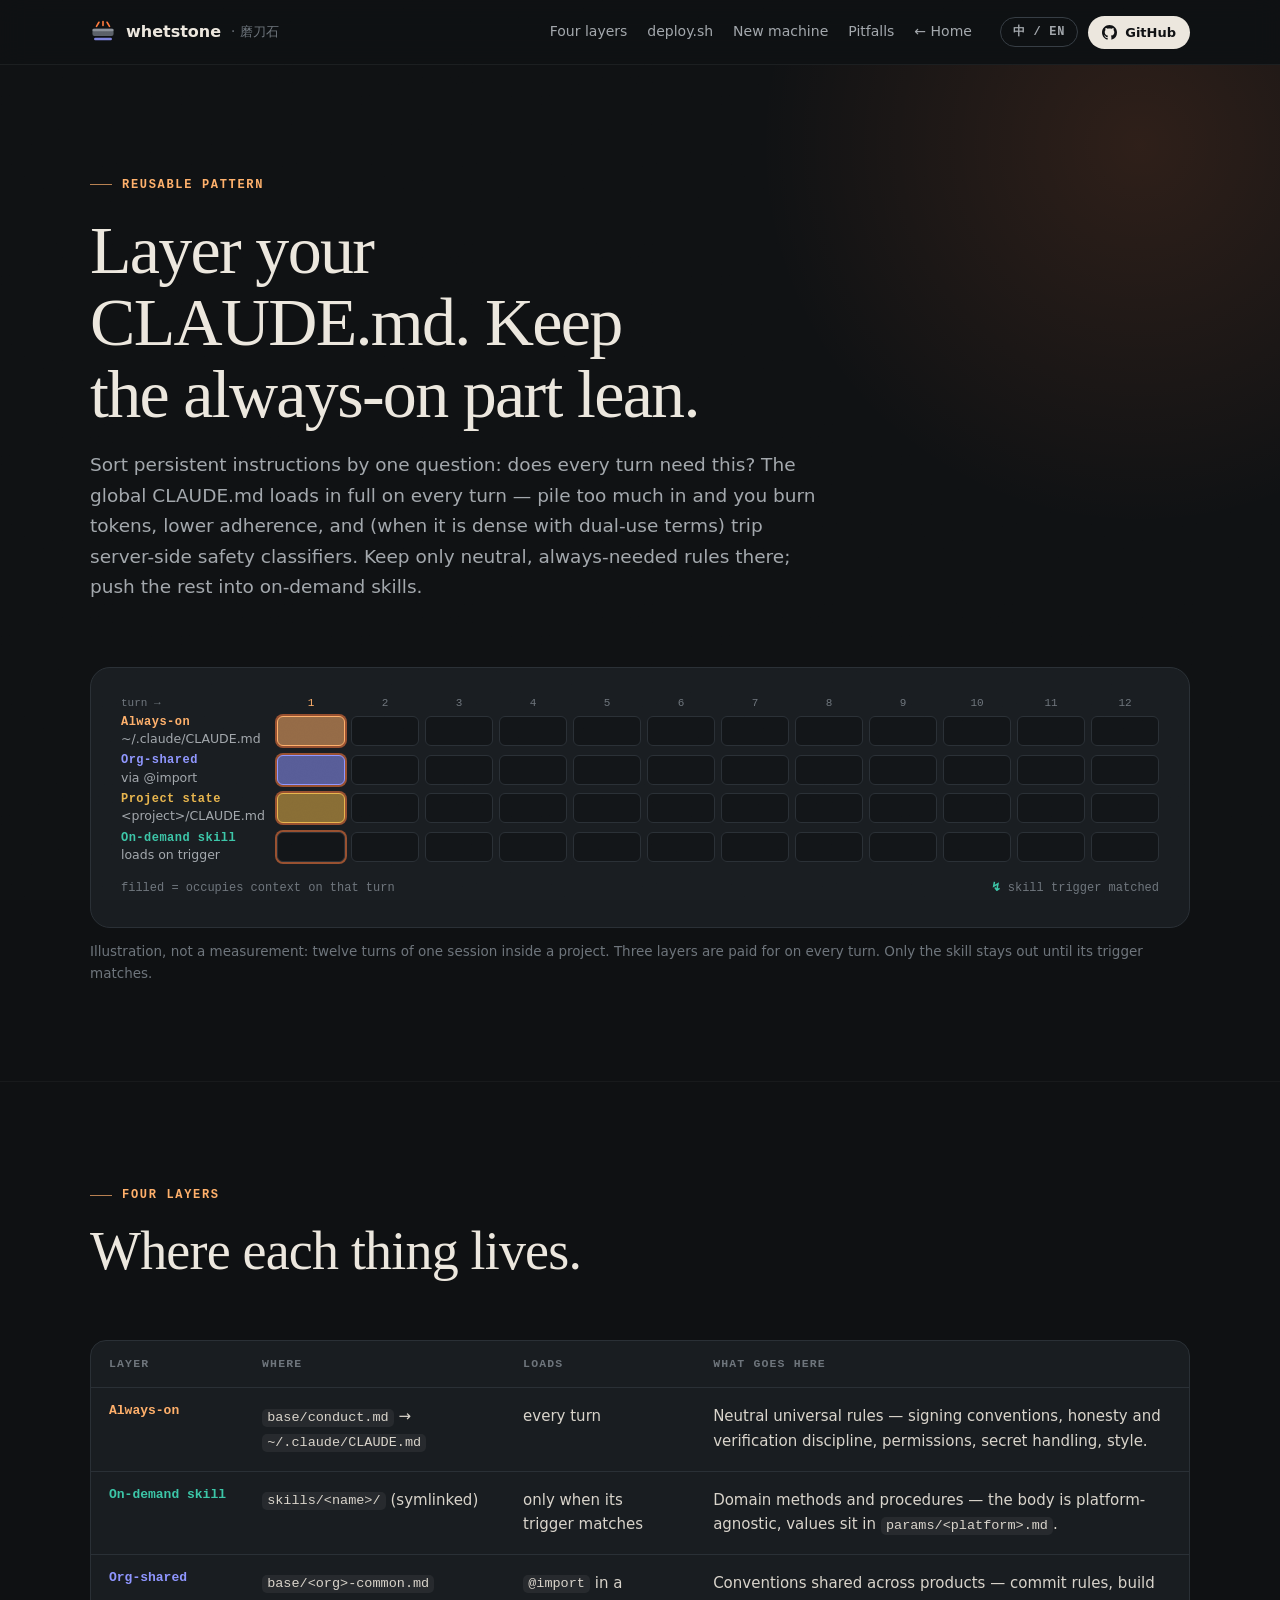
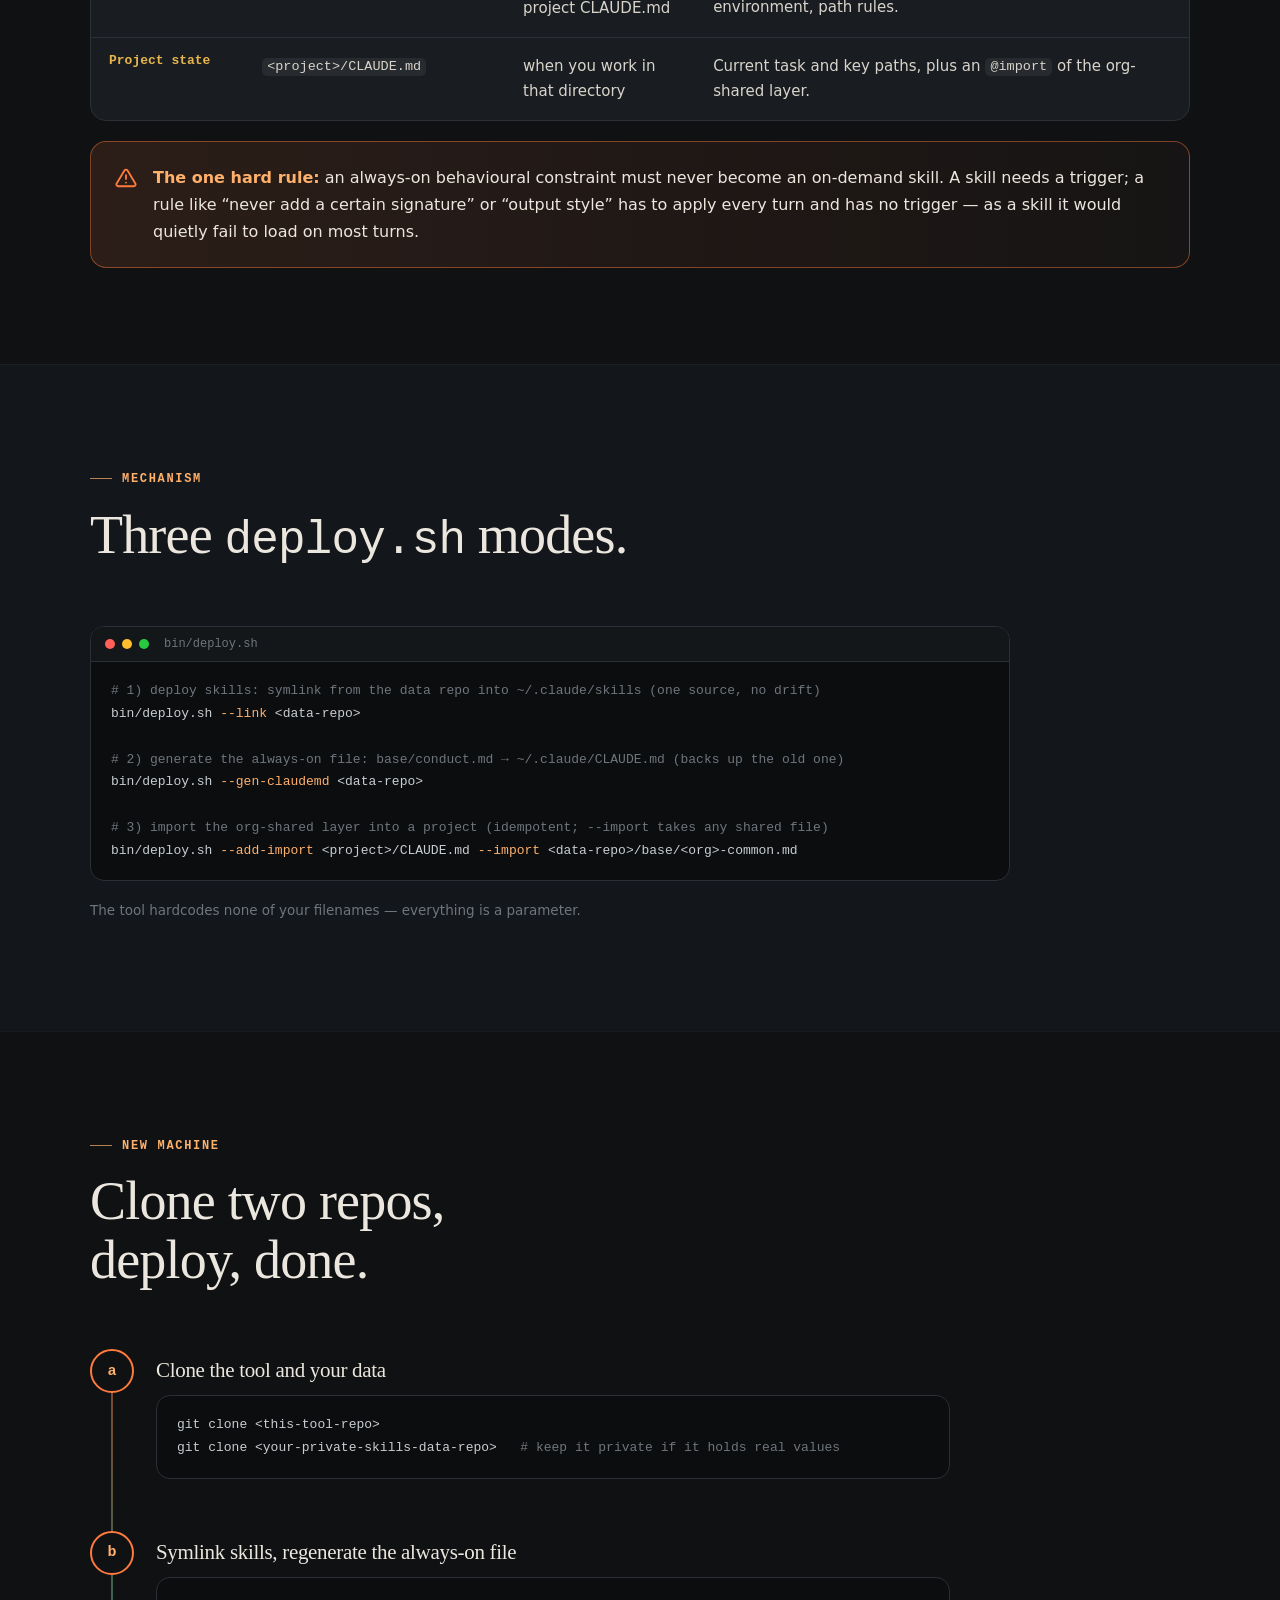
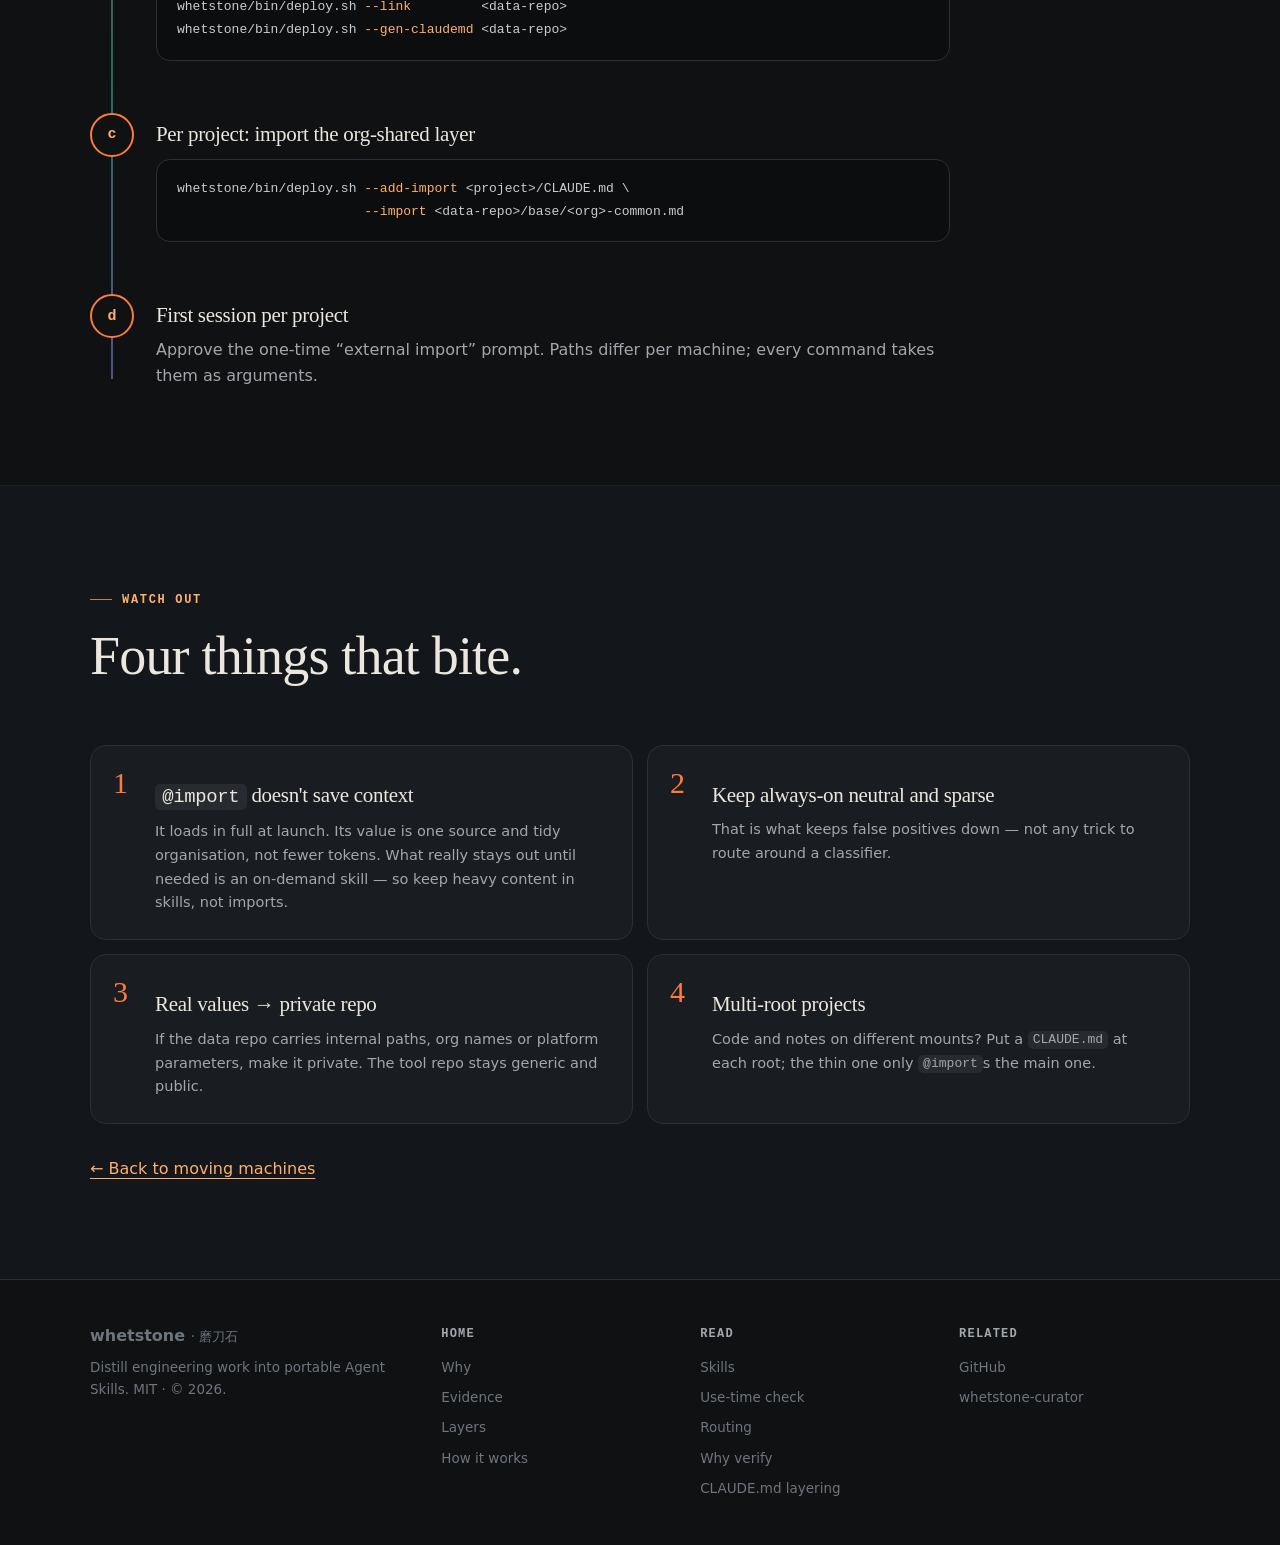
<file: docs/claude-md-layering.html>
<!doctype html>
<html lang="en" data-lang="en">
<head>
<meta charset="utf-8">
<meta name="viewport" content="width=device-width, initial-scale=1, viewport-fit=cover">
<title>CLAUDE.md layering — Whetstone</title>
<meta name="description" content="A reusable way to layer agent instructions: keep the always-on CLAUDE.md lean and neutral, push heavy domain content into on-demand skills, share org conventions, deploy the same way on any machine.">
<meta name="theme-color" content="#0f1113">
<meta property="og:title" content="Layer your CLAUDE.md. Keep the always-on part lean.">
<meta property="og:description" content="Only on-demand skills stay out of context until they're needed. Everything else is paid for on every turn.">
<meta property="og:url" content="https://doc.tbusos.com/whetstone/claude-md-layering.html">
<meta property="og:image" content="https://doc.tbusos.com/whetstone/assets/og-home.png">
<meta property="og:image:width" content="2400">
<meta property="og:image:height" content="1260">
<meta property="og:type" content="article">
<meta name="twitter:card" content="summary_large_image">
<meta name="twitter:image" content="https://doc.tbusos.com/whetstone/assets/og-home.png">
<script>(function(){var h=document.documentElement,l='en';h.classList.add('js');try{var q=new URLSearchParams(location.search).get('lang'),s=localStorage.getItem('whetstone-lang');l=(q==='zh'||q==='en')?q:(s==='zh'||s==='en')?s:((navigator.language||'').toLowerCase().indexOf('zh')===0?'zh':'en');}catch(e){}h.setAttribute('data-lang',l);})();</script>
<link rel="stylesheet" href="assets/site.css">
<style>
/* "what is in context on each turn" grid */
.ctx { background: var(--panel); border: 1px solid var(--line); border-radius: 20px; padding: clamp(18px, 3vw, 30px); overflow-x: auto; }
.ctx-grid { display: grid; grid-template-columns: minmax(150px, 1.1fr) repeat(12, minmax(22px, 1fr)); gap: 6px; align-items: center; min-width: 560px; }
.ctx-h { font: 11px/1 var(--mono); color: var(--dim); text-align: center; }
.ctx-h.now { color: var(--ember-2); }
.ctx-lbl { font-size: 14px; line-height: 1.3; padding-right: 8px; }
.ctx-lbl b { display: block; font: 700 12px/1.2 var(--mono); color: var(--lc); letter-spacing: .04em; }
.ctx-lbl span { color: var(--muted); font-size: 12.5px; }
.cell { height: 30px; border-radius: 6px; background: #121518; border: 1px solid var(--line); transition: background .35s, box-shadow .35s, border-color .35s; }
.cell.on { background: color-mix(in srgb, var(--lc) 55%, #121518); border-color: var(--lc); }
.cell.col { box-shadow: 0 0 0 2px rgba(255,122,61,.55); }
.cell.trig { position: relative; }
.cell.trig::after { content: "↯"; position: absolute; inset: 0; display: grid; place-items: center; font-size: 13px; color: #06231c; }
.ctx-foot { display: flex; justify-content: space-between; gap: 12px; flex-wrap: wrap; margin-top: 16px; font: 12px/1.5 var(--mono); color: var(--dim); }
.ctx-foot b { color: var(--l2); font-weight: 600; }
.rules { display: grid; grid-template-columns: repeat(2, 1fr); gap: 14px; }
.rules .card { position: relative; padding-left: 64px; }
.rules .card::before { content: attr(data-n); position: absolute; left: 22px; top: 22px; font: 500 30px/1 var(--serif); color: var(--ember); }
@media (max-width: 760px) { .rules { grid-template-columns: 1fr; } }
.sec { padding-block: clamp(56px, 8vw, 96px); border-top: 1px solid rgba(255,255,255,.04); }
</style>
</head>
<body>

<nav class="nav" aria-label="Primary">
  <div class="wrap">
    <a class="brand" href="index.html">
      <svg width="26" height="26" viewBox="0 0 32 32" aria-hidden="true"><rect x="3" y="12" width="26" height="9" rx="2.5" fill="#5a6068"/><rect x="3" y="12" width="26" height="3" rx="1.5" fill="#8a9098"/><path d="M8 9l3-5M16 8V3M24 9l-3-5" stroke="#ff7a3d" stroke-width="2" stroke-linecap="round"/><rect x="5" y="23" width="22" height="3" rx="1.5" fill="#8f96ff" opacity=".85"/></svg>
      whetstone <small lang="zh-CN">· 磨刀石</small>
    </a>
    <div class="nav-links">
      <a href="#layers"><span class="en">Four layers</span><span class="zh">四层</span></a>
      <a href="#deploy"><span class="en">deploy.sh</span><span class="zh">deploy.sh</span></a>
      <a href="#new-machine"><span class="en">New machine</span><span class="zh">换新机器</span></a>
      <a href="#bites"><span class="en">Pitfalls</span><span class="zh">坑</span></a>
      <a href="index.html#migrate"><span class="en">← Home</span><span class="zh">← 首页</span></a>
    </div>
    <div class="nav-act">
      <button type="button" class="lang" aria-label="Switch language / 切换语言">中 / EN</button>
      <a class="gh" href="https://github.com/TbusOS/whetstone"><svg width="15" height="15" viewBox="0 0 16 16" fill="currentColor" aria-hidden="true"><path d="M8 0C3.58 0 0 3.58 0 8c0 3.54 2.29 6.53 5.47 7.59.4.07.55-.17.55-.38 0-.19-.01-.82-.01-1.49-2.01.37-2.53-.49-2.69-.94-.09-.23-.48-.94-.82-1.13-.28-.15-.68-.52-.01-.53.63-.01 1.08.58 1.23.82.72 1.21 1.87.87 2.33.66.07-.52.28-.87.51-1.07-1.78-.2-3.64-.89-3.64-3.95 0-.87.31-1.59.82-2.15-.08-.2-.36-1.02.08-2.12 0 0 .67-.21 2.2.82.64-.18 1.32-.27 2-.27.68 0 1.36.09 2 .27 1.53-1.04 2.2-.82 2.2-.82.44 1.1.16 1.92.08 2.12.51.56.82 1.27.82 2.15 0 3.07-1.87 3.75-3.65 3.95.29.25.54.73.54 1.48 0 1.07-.01 1.93-.01 2.2 0 .21.15.46.55.38A8.013 8.013 0 0016 8c0-4.42-3.58-8-8-8z"/></svg>GitHub</a>
    </div>
  </div>
</nav>

<header class="page-hero">
  <div class="wrap">
    <span class="kicker"><span class="en">Reusable pattern</span><span class="zh">可复用的做法</span></span>
    <h1><span class="en">Layer your CLAUDE.md. Keep the always-on part lean.</span><span class="zh">给 CLAUDE.md 分层，常驻的那部分保持精简。</span></h1>
    <p class="lede">
      <span class="en">Sort persistent instructions by one question: does every turn need this? The global CLAUDE.md loads in full on every turn — pile too much in and you burn tokens, lower adherence, and (when it is dense with dual-use terms) trip server-side safety classifiers. Keep only neutral, always-needed rules there; push the rest into on-demand skills.</span>
      <span class="zh">按一个问题给持久指令分层：每一轮都需要它吗？全局 CLAUDE.md 每轮全文载入 —— 堆太多就费 token、降低遵循度，内容里敏感的双用途词一密集，还容易触发服务端安全分类器误报。那里只留中性、每轮都要的规则，其余放进按需加载的 skill。</span>
    </p>
  </div>
</header>

<main>
  <section class="sec" style="border-top:0; padding-top:0">
    <div class="wrap">
      <figure class="rv" style="margin:0">
        <div class="ctx" id="ctx" role="img" aria-label="Twelve turns of one session inside a project. The always-on file, the imported org-shared file and the project CLAUDE.md occupy context on every turn; an on-demand skill occupies it only on the turns where its trigger matches."></div>
        <figcaption class="cap"><span class="en">Illustration, not a measurement: twelve turns of one session inside a project. Three layers are paid for on every turn. Only the skill stays out until its trigger matches.</span><span class="zh">示意图，不是测量数据：在某个项目里的一次会话，共 12 轮。有三层每一轮都占上下文，只有 skill 在触发词命中之前不占。</span></figcaption>
      </figure>
    </div>
  </section>

  <section class="sec" id="layers">
    <div class="wrap">
      <div class="sec-head rv">
        <span class="kicker"><span class="en">Four layers</span><span class="zh">四层</span></span>
        <h2><span class="en">Where each thing lives.</span><span class="zh">每样东西放在哪。</span></h2>
      </div>
      <div class="tbl-wrap rv">
        <table class="tbl">
          <thead><tr><th><span class="en">Layer</span><span class="zh">层</span></th><th><span class="en">Where</span><span class="zh">存放</span></th><th><span class="en">Loads</span><span class="zh">何时加载</span></th><th><span class="en">What goes here</span><span class="zh">放什么</span></th></tr></thead>
          <tbody>
            <tr><td class="tag-lv c-em"><span class="en">Always-on</span><span class="zh">常驻</span></td><td><code>base/conduct.md</code> → <code>~/.claude/CLAUDE.md</code></td><td><span class="en">every turn</span><span class="zh">每轮</span></td><td><span class="en">Neutral universal rules — signing conventions, honesty and verification discipline, permissions, secret handling, style.</span><span class="zh">通用中性规则 —— 署名规矩、诚实与查证纪律、权限、secret 处理、风格。</span></td></tr>
            <tr><td class="tag-lv c-l2"><span class="en">On-demand skill</span><span class="zh">按需 skill</span></td><td><code>skills/&lt;name&gt;/</code> <span class="en">(symlinked)</span><span class="zh">（软链）</span></td><td><span class="en">only when its trigger matches</span><span class="zh">触发词命中才载入</span></td><td><span class="en">Domain methods and procedures — the body is platform-agnostic, values sit in <code>params/&lt;platform&gt;.md</code>.</span><span class="zh">领域方法和流程 —— 正文跟平台无关，具体值放在 <code>params/&lt;platform&gt;.md</code>。</span></td></tr>
            <tr><td class="tag-lv c-l1"><span class="en">Org-shared</span><span class="zh">组织共享</span></td><td><code>base/&lt;org&gt;-common.md</code></td><td><span class="en"><code>@import</code> in a project CLAUDE.md</span><span class="zh">项目 CLAUDE.md 里 <code>@import</code></span></td><td><span class="en">Conventions shared across products — commit rules, build environment, path rules.</span><span class="zh">跨产品共享的约定 —— 提交规范、编译环境、路径规矩。</span></td></tr>
            <tr><td class="tag-lv c-l3"><span class="en">Project state</span><span class="zh">项目状态</span></td><td><code>&lt;project&gt;/CLAUDE.md</code></td><td><span class="en">when you work in that directory</span><span class="zh">在该目录下工作时</span></td><td><span class="en">Current task and key paths, plus an <code>@import</code> of the org-shared layer.</span><span class="zh">当前任务、关键路径，再 <code>@import</code> 组织共享层。</span></td></tr>
          </tbody>
        </table>
      </div>
      <div class="callout rv" style="margin-top:20px">
        <svg width="22" height="22" viewBox="0 0 24 24" fill="none" stroke="#ff7a3d" stroke-width="2" stroke-linecap="round" aria-hidden="true" style="flex:none;margin-top:3px"><path d="M12 9v4M12 17h.01"/><path d="M10.3 3.9L1.8 18a2 2 0 001.7 3h17a2 2 0 001.7-3L13.7 3.9a2 2 0 00-3.4 0z"/></svg>
        <p><b><span class="en">The one hard rule:</span><span class="zh">唯一的硬规则：</span></b>
          <span class="en">an always-on behavioural constraint must never become an on-demand skill. A skill needs a trigger; a rule like “never add a certain signature” or “output style” has to apply every turn and has no trigger — as a skill it would quietly fail to load on most turns.</span>
          <span class="zh">每轮都要生效的行为约束，绝不能做成按需 skill。skill 要靠触发词才载入；像「禁止某类署名」「输出风格」这种每轮都要生效、又没有触发场景的规则，做成 skill 后大多数轮次都不会载入，而且不会有任何报错。</span></p>
      </div>
    </div>
  </section>

  <section class="sec" id="deploy" style="background:var(--bg-2)">
    <div class="wrap">
      <div class="sec-head rv">
        <span class="kicker"><span class="en">Mechanism</span><span class="zh">机制</span></span>
        <h2><span class="en">Three <code style="background:none;padding:0;font-size:.85em">deploy.sh</code> modes.</span><span class="zh"><code style="background:none;padding:0;font-size:.85em">deploy.sh</code> 的三种用法。</span></h2>
      </div>
      <div class="codeblock rv" style="max-width:920px">
        <div class="bar"><i></i><i></i><i></i><span>bin/deploy.sh</span></div>
<pre><code><span class="cm"># 1) <span class="en">deploy skills: symlink from the data repo into ~/.claude/skills (one source, no drift)</span><span class="zh">部署 skills：从数据仓软链进 ~/.claude/skills（只有一份源，不会两边不一致）</span></span>
bin/deploy.sh <span class="fl">--link</span> &lt;data-repo&gt;

<span class="cm"># 2) <span class="en">generate the always-on file: base/conduct.md → ~/.claude/CLAUDE.md (backs up the old one)</span><span class="zh">生成全局常驻文件：base/conduct.md → ~/.claude/CLAUDE.md（自动备份旧的）</span></span>
bin/deploy.sh <span class="fl">--gen-claudemd</span> &lt;data-repo&gt;

<span class="cm"># 3) <span class="en">import the org-shared layer into a project (idempotent; --import takes any shared file)</span><span class="zh">让某个项目导入组织共享层（重复执行无副作用；--import 可传任意共享文件）</span></span>
bin/deploy.sh <span class="fl">--add-import</span> &lt;project&gt;/CLAUDE.md <span class="fl">--import</span> &lt;data-repo&gt;/base/&lt;org&gt;-common.md</code></pre>
      </div>
      <p class="cap rv" style="color:var(--dim);font-size:13.5px"><span class="en">The tool hardcodes none of your filenames — everything is a parameter.</span><span class="zh">工具不写死你的任何文件名，全部走参数。</span></p>
    </div>
  </section>

  <section class="sec" id="new-machine">
    <div class="wrap">
      <div class="sec-head rv">
        <span class="kicker"><span class="en">New machine</span><span class="zh">换新机器</span></span>
        <h2><span class="en">Clone two repos, deploy, done.</span><span class="zh">克隆两个仓，装回来，就好了。</span></h2>
      </div>
      <ol class="tl-list">
        <li class="rv"><span class="k">a</span><div>
          <h3><span class="en">Clone the tool and your data</span><span class="zh">拉工具仓和数据仓</span></h3>
          <div class="codeblock" style="margin-top:12px"><pre><code>git clone &lt;this-tool-repo&gt;
git clone &lt;your-private-skills-data-repo&gt;   <span class="cm"># <span class="en">keep it private if it holds real values</span><span class="zh">含真实值就保持私有</span></span></code></pre></div>
        </div></li>
        <li class="rv"><span class="k">b</span><div>
          <h3><span class="en">Symlink skills, regenerate the always-on file</span><span class="zh">软链 skills，生成全局常驻文件</span></h3>
          <div class="codeblock" style="margin-top:12px"><pre><code>whetstone/bin/deploy.sh <span class="fl">--link</span>         &lt;data-repo&gt;
whetstone/bin/deploy.sh <span class="fl">--gen-claudemd</span> &lt;data-repo&gt;</code></pre></div>
        </div></li>
        <li class="rv"><span class="k">c</span><div>
          <h3><span class="en">Per project: import the org-shared layer</span><span class="zh">每个项目：导入组织共享层</span></h3>
          <div class="codeblock" style="margin-top:12px"><pre><code>whetstone/bin/deploy.sh <span class="fl">--add-import</span> &lt;project&gt;/CLAUDE.md \
                        <span class="fl">--import</span> &lt;data-repo&gt;/base/&lt;org&gt;-common.md</code></pre></div>
        </div></li>
        <li class="rv"><span class="k">d</span><div>
          <h3><span class="en">First session per project</span><span class="zh">每个项目的第一次会话</span></h3>
          <p><span class="en">Approve the one-time “external import” prompt. Paths differ per machine; every command takes them as arguments.</span><span class="zh">点一次「外部导入」的批准框。每台机器路径不同，所有命令都按参数传路径。</span></p>
        </div></li>
      </ol>
    </div>
  </section>

  <section class="sec" id="bites" style="background:var(--bg-2)">
    <div class="wrap">
      <div class="sec-head rv">
        <span class="kicker"><span class="en">Watch out</span><span class="zh">注意</span></span>
        <h2><span class="en">Four things that bite.</span><span class="zh">四个坑。</span></h2>
      </div>
      <div class="rules">
        <div class="card rv" data-n="1"><h3><span class="en"><code>@import</code> doesn't save context</span><span class="zh"><code>@import</code> 不省上下文</span></h3><p><span class="en">It loads in full at launch. Its value is one source and tidy organisation, not fewer tokens. What really stays out until needed is an on-demand skill — so keep heavy content in skills, not imports.</span><span class="zh">它在启动时全量载入。它的价值是只有一份源、组织清楚，而不是省 token。真正「不触发就不载入」的是按需 skill —— 所以重内容放 skill，别用 import。</span></p></div>
        <div class="card rv d1" data-n="2"><h3><span class="en">Keep always-on neutral and sparse</span><span class="zh">常驻层保持中性、稀疏</span></h3><p><span class="en">That is what keeps false positives down — not any trick to route around a classifier.</span><span class="zh">这才是减少误报的办法，而不是靠什么技巧绕开分类器。</span></p></div>
        <div class="card rv d2" data-n="3"><h3><span class="en">Real values → private repo</span><span class="zh">真实值放私有仓</span></h3><p><span class="en">If the data repo carries internal paths, org names or platform parameters, make it private. The tool repo stays generic and public.</span><span class="zh">数据仓里有内部路径、组织名或平台参数，就设成私有。工具仓保持通用、公开。</span></p></div>
        <div class="card rv d3" data-n="4"><h3><span class="en">Multi-root projects</span><span class="zh">多根目录的项目</span></h3><p><span class="en">Code and notes on different mounts? Put a <code>CLAUDE.md</code> at each root; the thin one only <code>@import</code>s the main one.</span><span class="zh">代码和笔记在不同挂载点？每个根目录放一个 <code>CLAUDE.md</code>，薄的那个只 <code>@import</code> 主文件。</span></p></div>
      </div>
      <a class="back" href="index.html#migrate"><span class="en">← Back to moving machines</span><span class="zh">← 回到换机迁移</span></a>
    </div>
  </section>
</main>

<footer>
  <div class="wrap">
    <div class="foot">
      <div>
        <a class="brand" href="index.html" style="padding:0">whetstone <small lang="zh-CN">· 磨刀石</small></a>
        <p><span class="en">Distill engineering work into portable Agent Skills. MIT · © 2026.</span><span class="zh">把工程经验蒸馏成可移植的 Agent Skill。MIT · © 2026。</span></p>
      </div>
      <div><h5><span class="en">Home</span><span class="zh">首页</span></h5><a href="index.html#why"><span class="en">Why</span><span class="zh">为什么</span></a><a href="index.html#evidence"><span class="en">Evidence</span><span class="zh">证据纪律</span></a><a href="index.html#layers"><span class="en">Layers</span><span class="zh">分层</span></a><a href="index.html#flow"><span class="en">How it works</span><span class="zh">流程</span></a></div>
      <div><h5><span class="en">Read</span><span class="zh">延伸阅读</span></h5><a href="skills.html"><span class="en">Skills</span><span class="zh">技能</span></a><a href="use-time-conflicts.html"><span class="en">Use-time check</span><span class="zh">用时纠错</span></a><a href="routing.html"><span class="en">Routing</span><span class="zh">经验路由</span></a><a href="why-verify.html"><span class="en">Why verify</span><span class="zh">为什么要 verify</span></a><a href="claude-md-layering.html"><span class="en">CLAUDE.md layering</span><span class="zh">CLAUDE.md 分层</span></a></div>
      <div><h5><span class="en">Related</span><span class="zh">相关</span></h5><a href="https://github.com/TbusOS/whetstone">GitHub</a><a href="https://github.com/TbusOS/whetstone-curator">whetstone-curator</a></div>
    </div>
  </div>
</footer>

<script src="assets/site.js"></script>
<script>
(function () {
  'use strict';
  var WS = window.WS, T = WS.T, N = 12;
  var rows = [
    { c: 'var(--ember-2)', n: { en: 'Always-on', zh: '常驻' }, d: { en: '~/.claude/CLAUDE.md', zh: '~/.claude/CLAUDE.md' }, on: function () { return true; } },
    { c: 'var(--l1)', n: { en: 'Org-shared', zh: '组织共享' }, d: { en: 'via @import', zh: '通过 @import' }, on: function () { return true; } },
    { c: 'var(--l3)', n: { en: 'Project state', zh: '项目状态' }, d: { en: '<project>/CLAUDE.md', zh: '<project>/CLAUDE.md' }, on: function () { return true; } },
    { c: 'var(--l2)', n: { en: 'On-demand skill', zh: '按需 skill' }, d: { en: 'loads on trigger', zh: '触发才载入' }, on: function (t) { return t === 4 || t === 5 || t === 9; } }
  ];
  var host = document.getElementById('ctx'), cells = [], heads = [];
  function build() {
    host.innerHTML = '';
    var g = document.createElement('div'); g.className = 'ctx-grid';
    var corner = document.createElement('div'); corner.className = 'ctx-h'; corner.style.textAlign = 'left';
    corner.textContent = T({ en: 'turn →', zh: '第几轮 →' }); g.appendChild(corner);
    heads = [];
    for (var t = 1; t <= N; t++) { var h = document.createElement('div'); h.className = 'ctx-h'; h.textContent = t; g.appendChild(h); heads.push(h); }
    cells = rows.map(function (r) {
      var l = document.createElement('div'); l.className = 'ctx-lbl'; l.style.setProperty('--lc', r.c);
      var b = document.createElement('b'); b.textContent = T(r.n);
      var s = document.createElement('span'); s.textContent = T(r.d);
      l.appendChild(b); l.appendChild(s); g.appendChild(l);
      var row = [];
      for (var t = 1; t <= N; t++) {
        var c = document.createElement('div'); c.className = 'cell'; c.style.setProperty('--lc', r.c);
        g.appendChild(c); row.push(c);
      }
      return row;
    });
    host.appendChild(g);
    var foot = document.createElement('div'); foot.className = 'ctx-foot';
    var a = document.createElement('span'); a.textContent = T({ en: 'filled = occupies context on that turn', zh: '填色 = 这一轮占用上下文' });
    var b2 = document.createElement('span'); b2.innerHTML = '<b>↯</b> ' ; b2.appendChild(document.createTextNode(T({ en: 'skill trigger matched', zh: 'skill 触发词命中' })));
    foot.appendChild(a); foot.appendChild(b2); host.appendChild(foot);
  }
  function paint(upto) {
    rows.forEach(function (r, i) {
      cells[i].forEach(function (c, k) {
        var t = k + 1;
        c.classList.toggle('on', t <= upto && r.on(t));
        c.classList.toggle('trig', t <= upto && i === 3 && r.on(t));
        c.classList.toggle('col', t === upto);
      });
    });
    heads.forEach(function (h, k) { h.classList.toggle('now', k + 1 === upto); });
  }
  var cur = N, timer = null;
  build(); paint(N);
  document.addEventListener('langchange', function () { build(); paint(cur); });
  if (WS.reduce) return;
  WS.onScreen(host, function (v) {
    clearInterval(timer);
    if (!v) return;
    cur = 0;
    timer = setInterval(function () { cur = cur >= N + 3 ? 1 : cur + 1; paint(Math.min(cur, N)); }, 520);
  });
})();
</script>
</body>
</html>
</file>
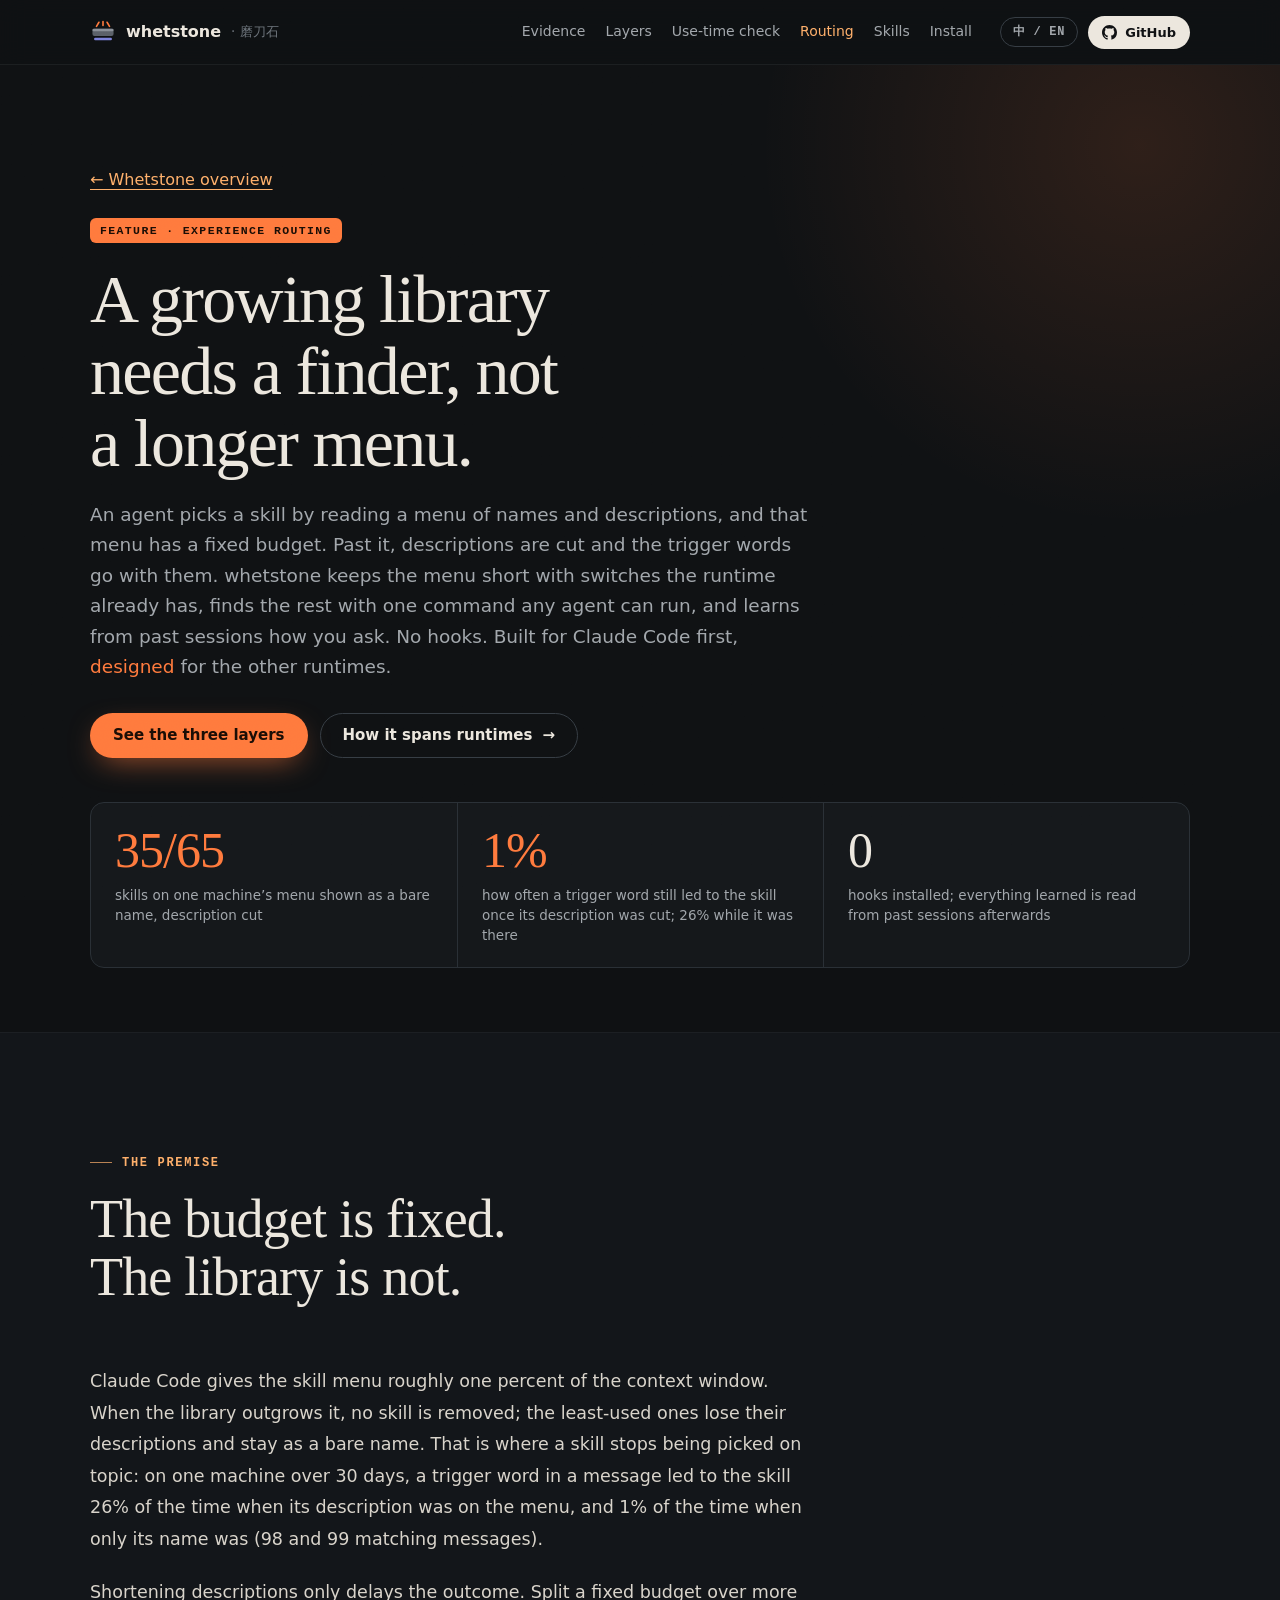
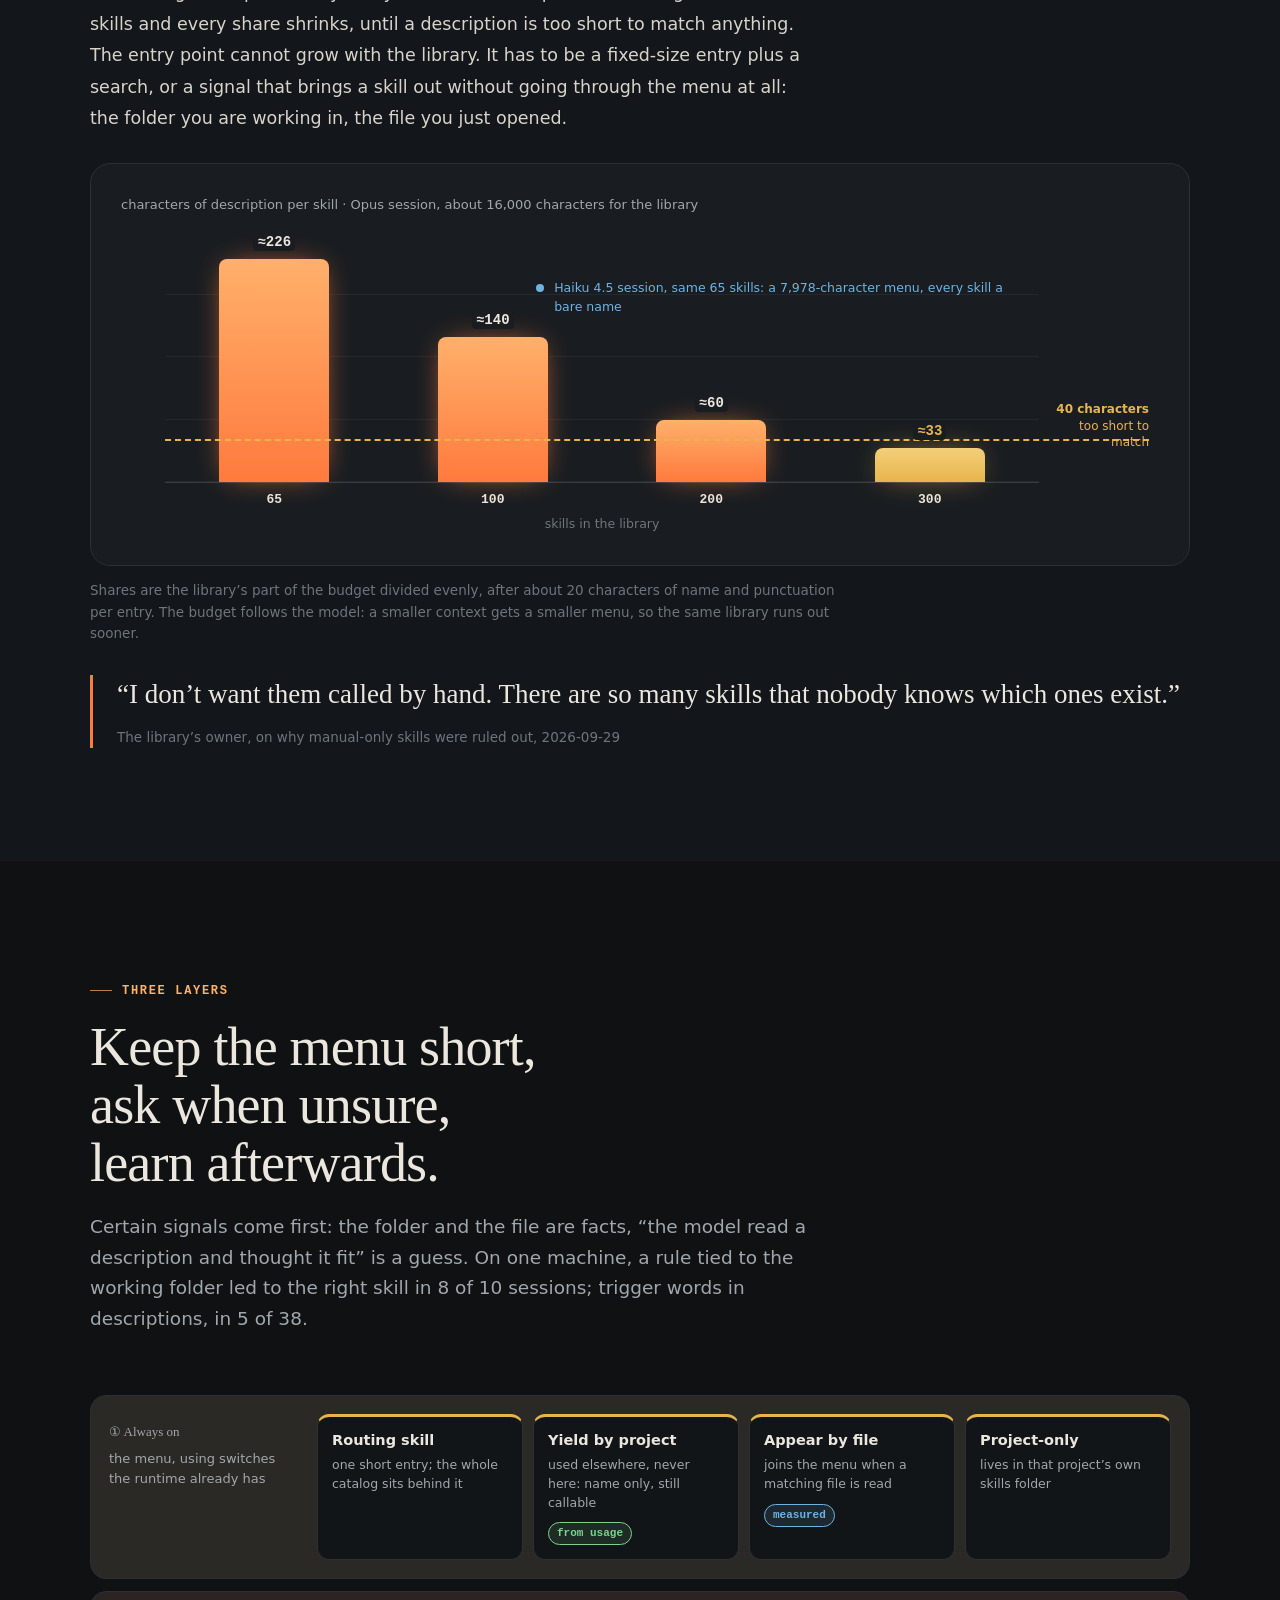
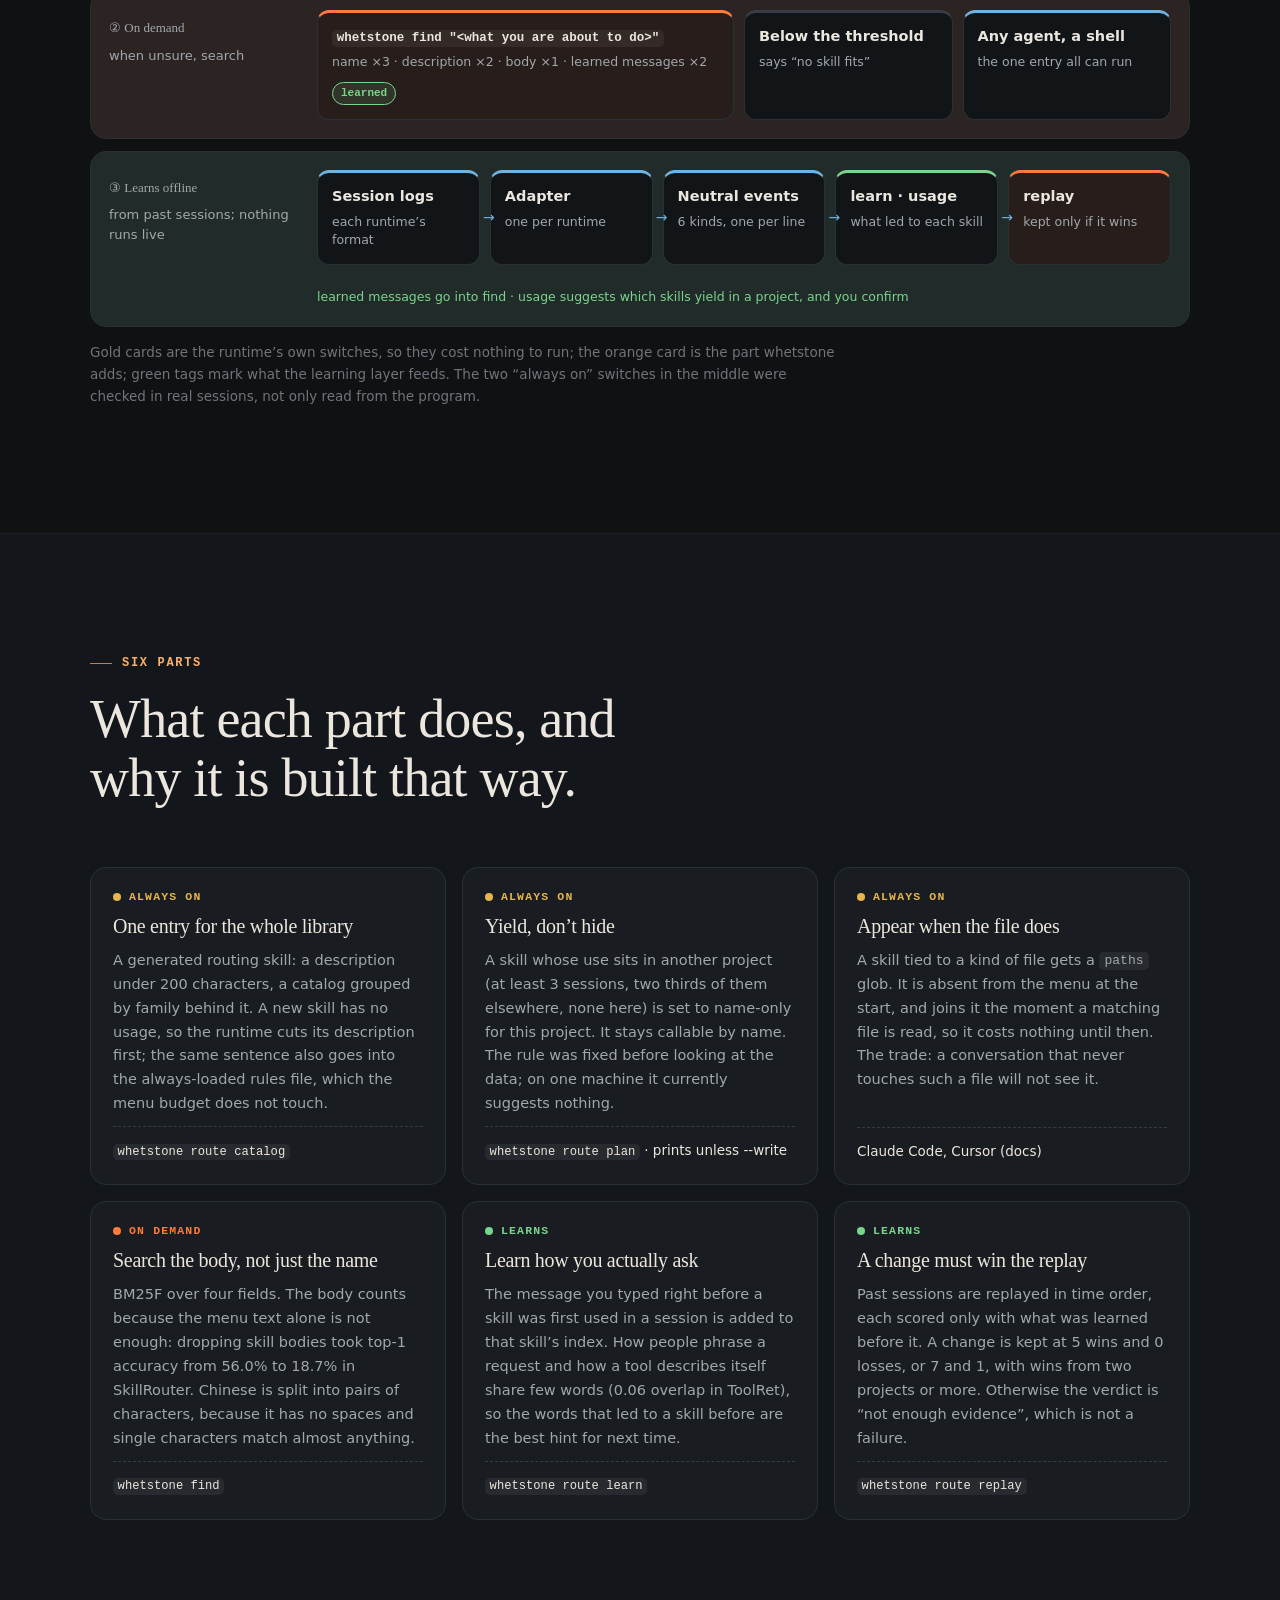
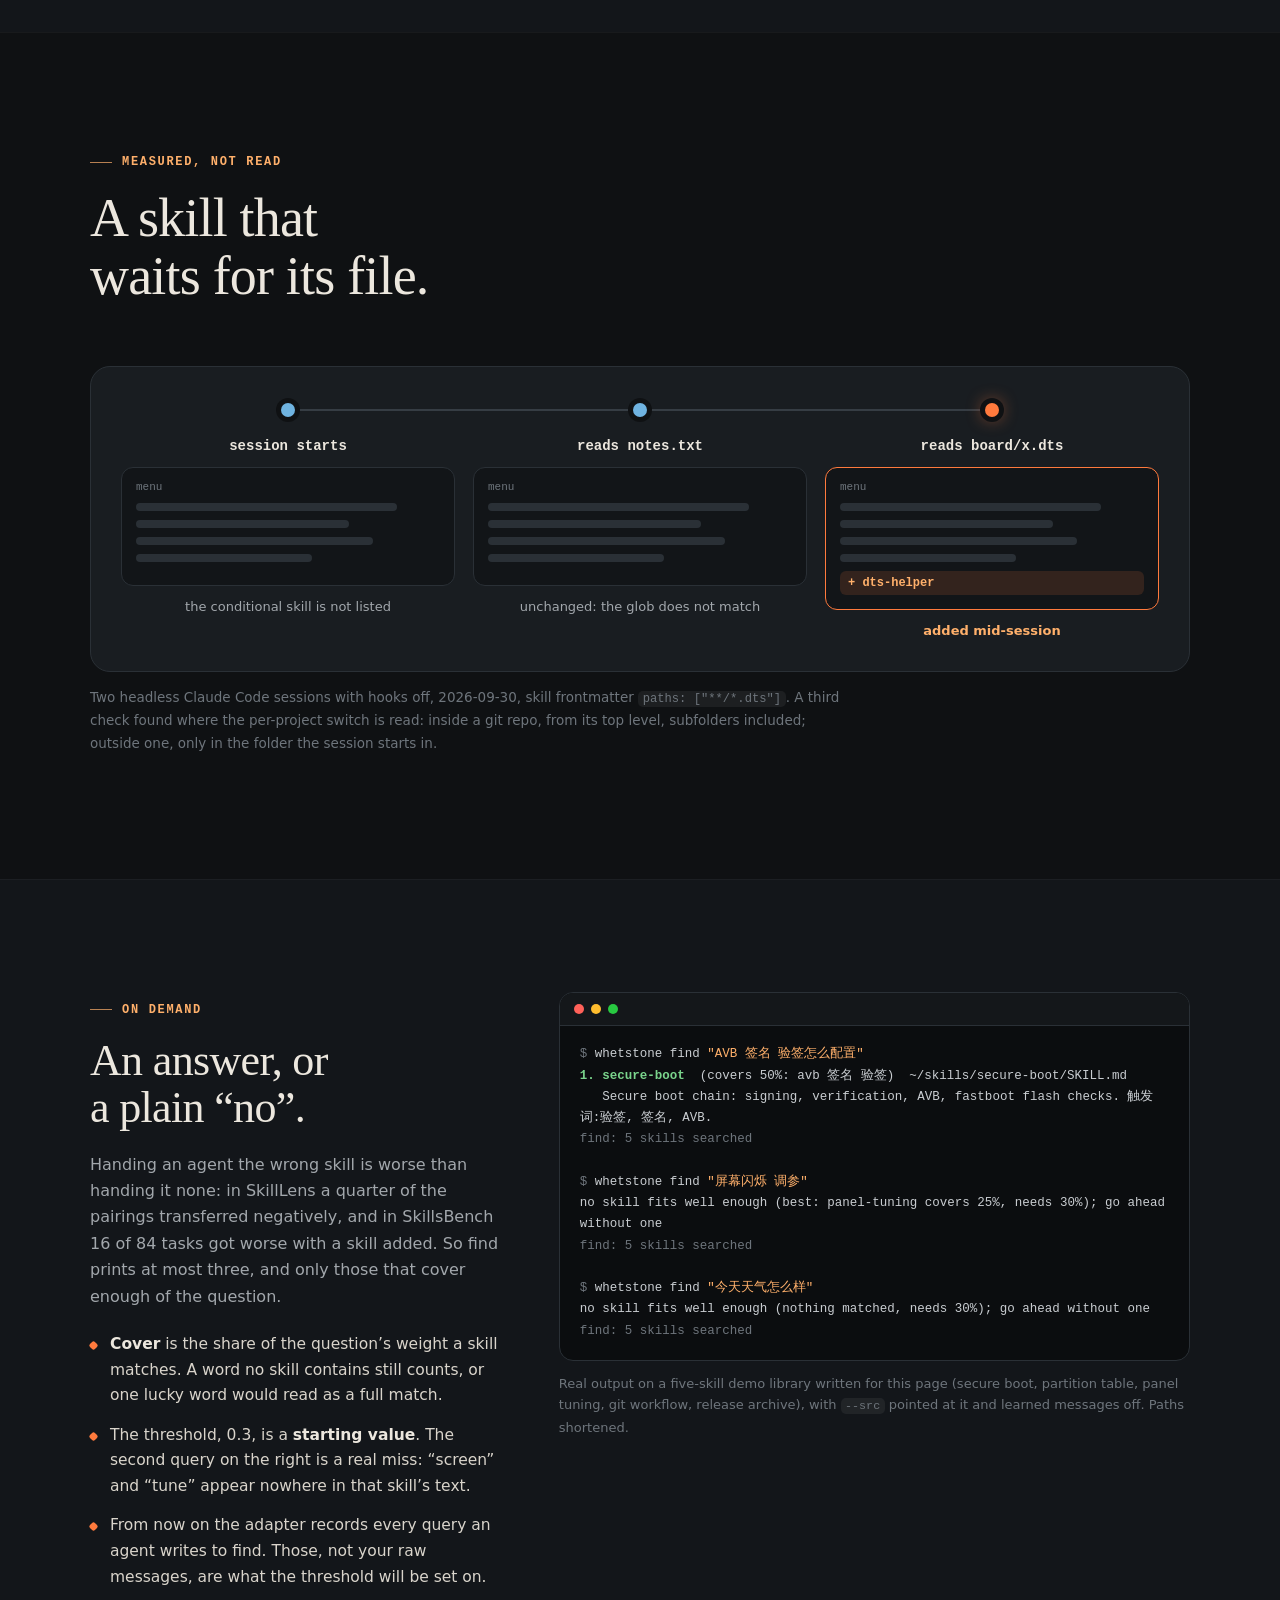
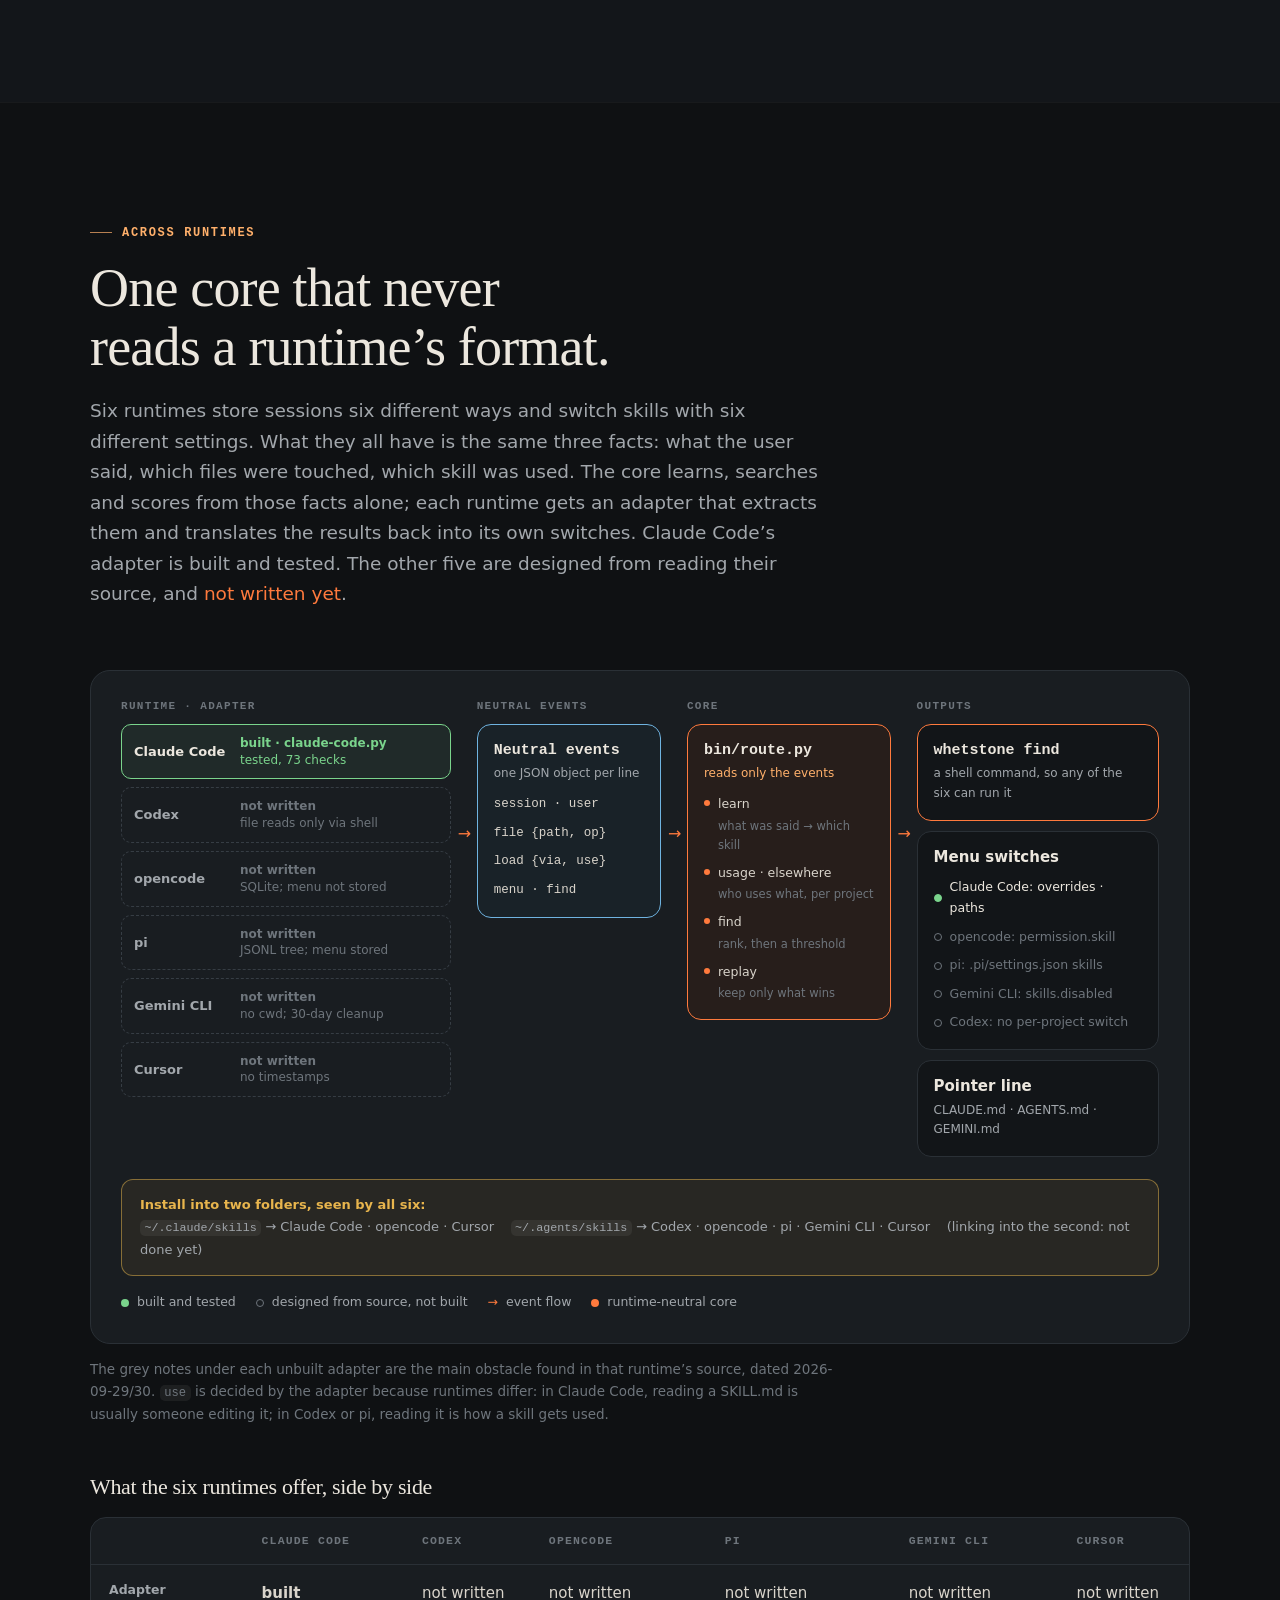
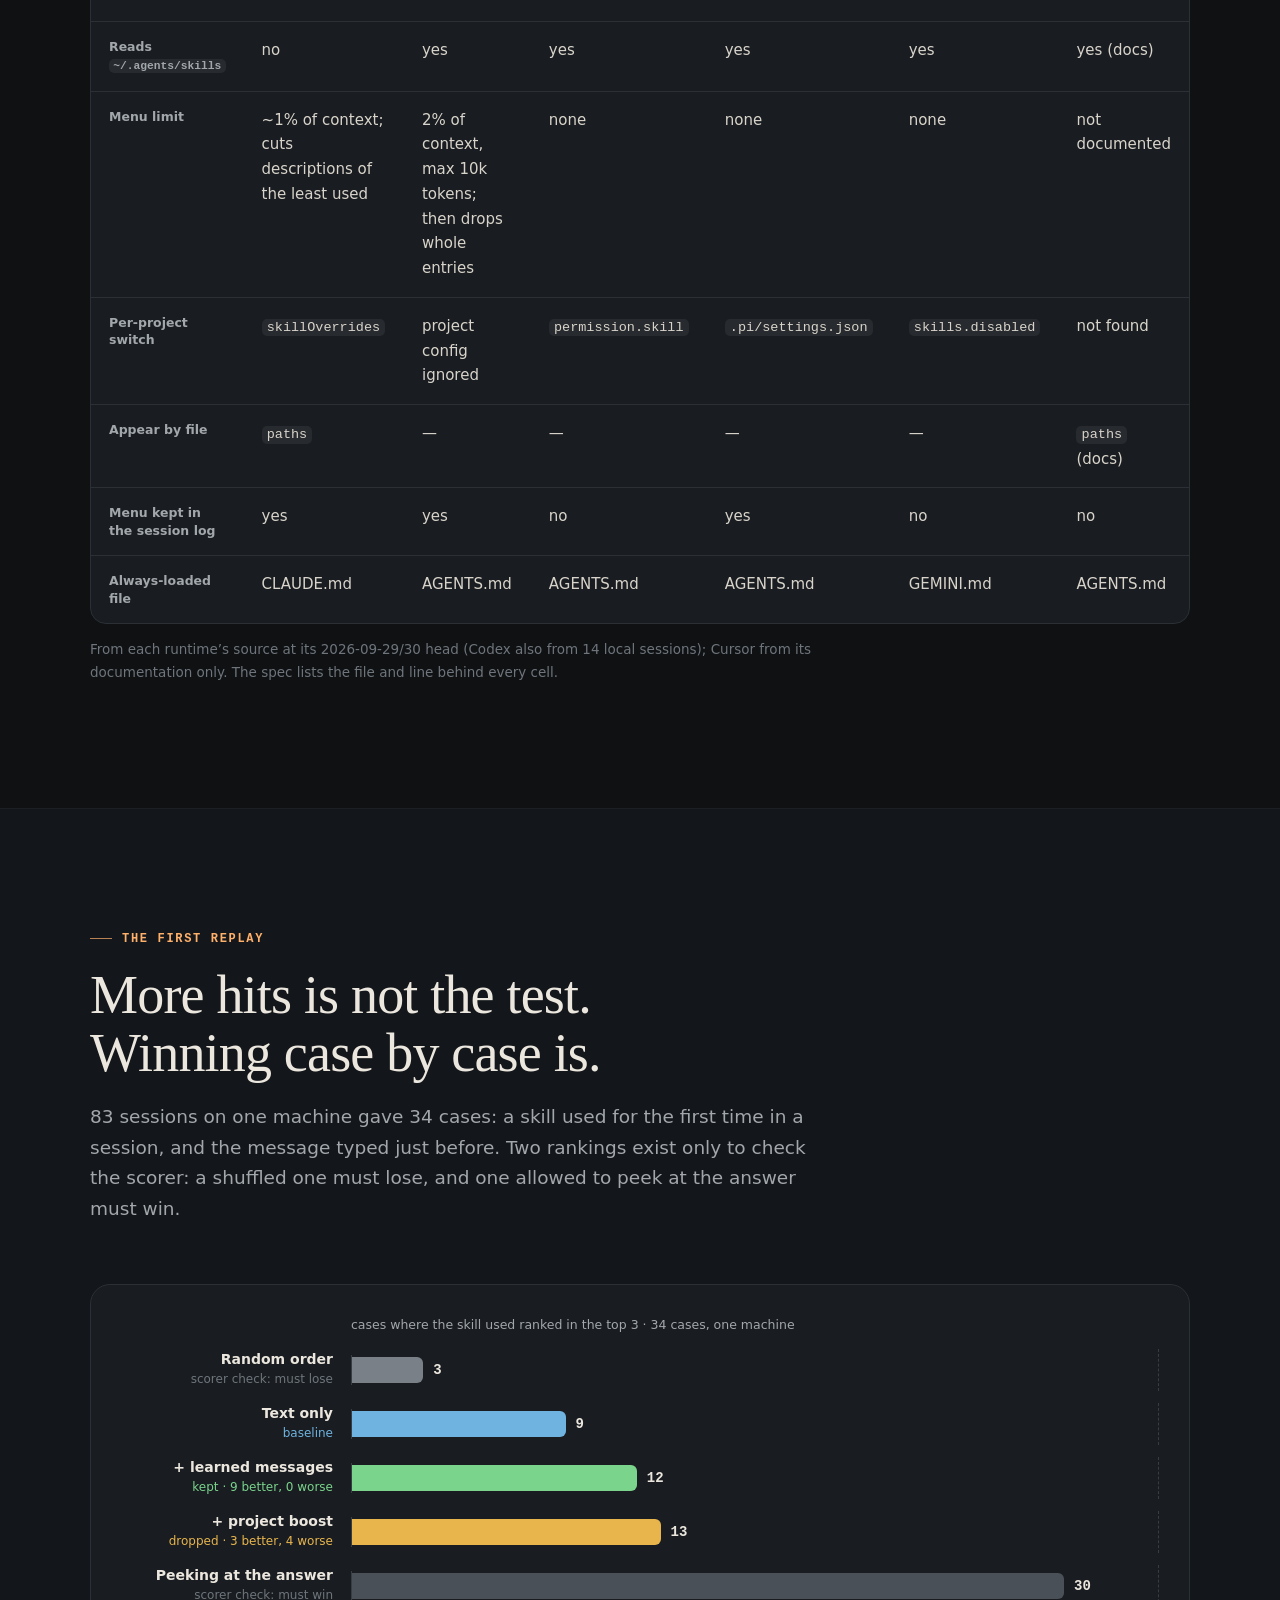
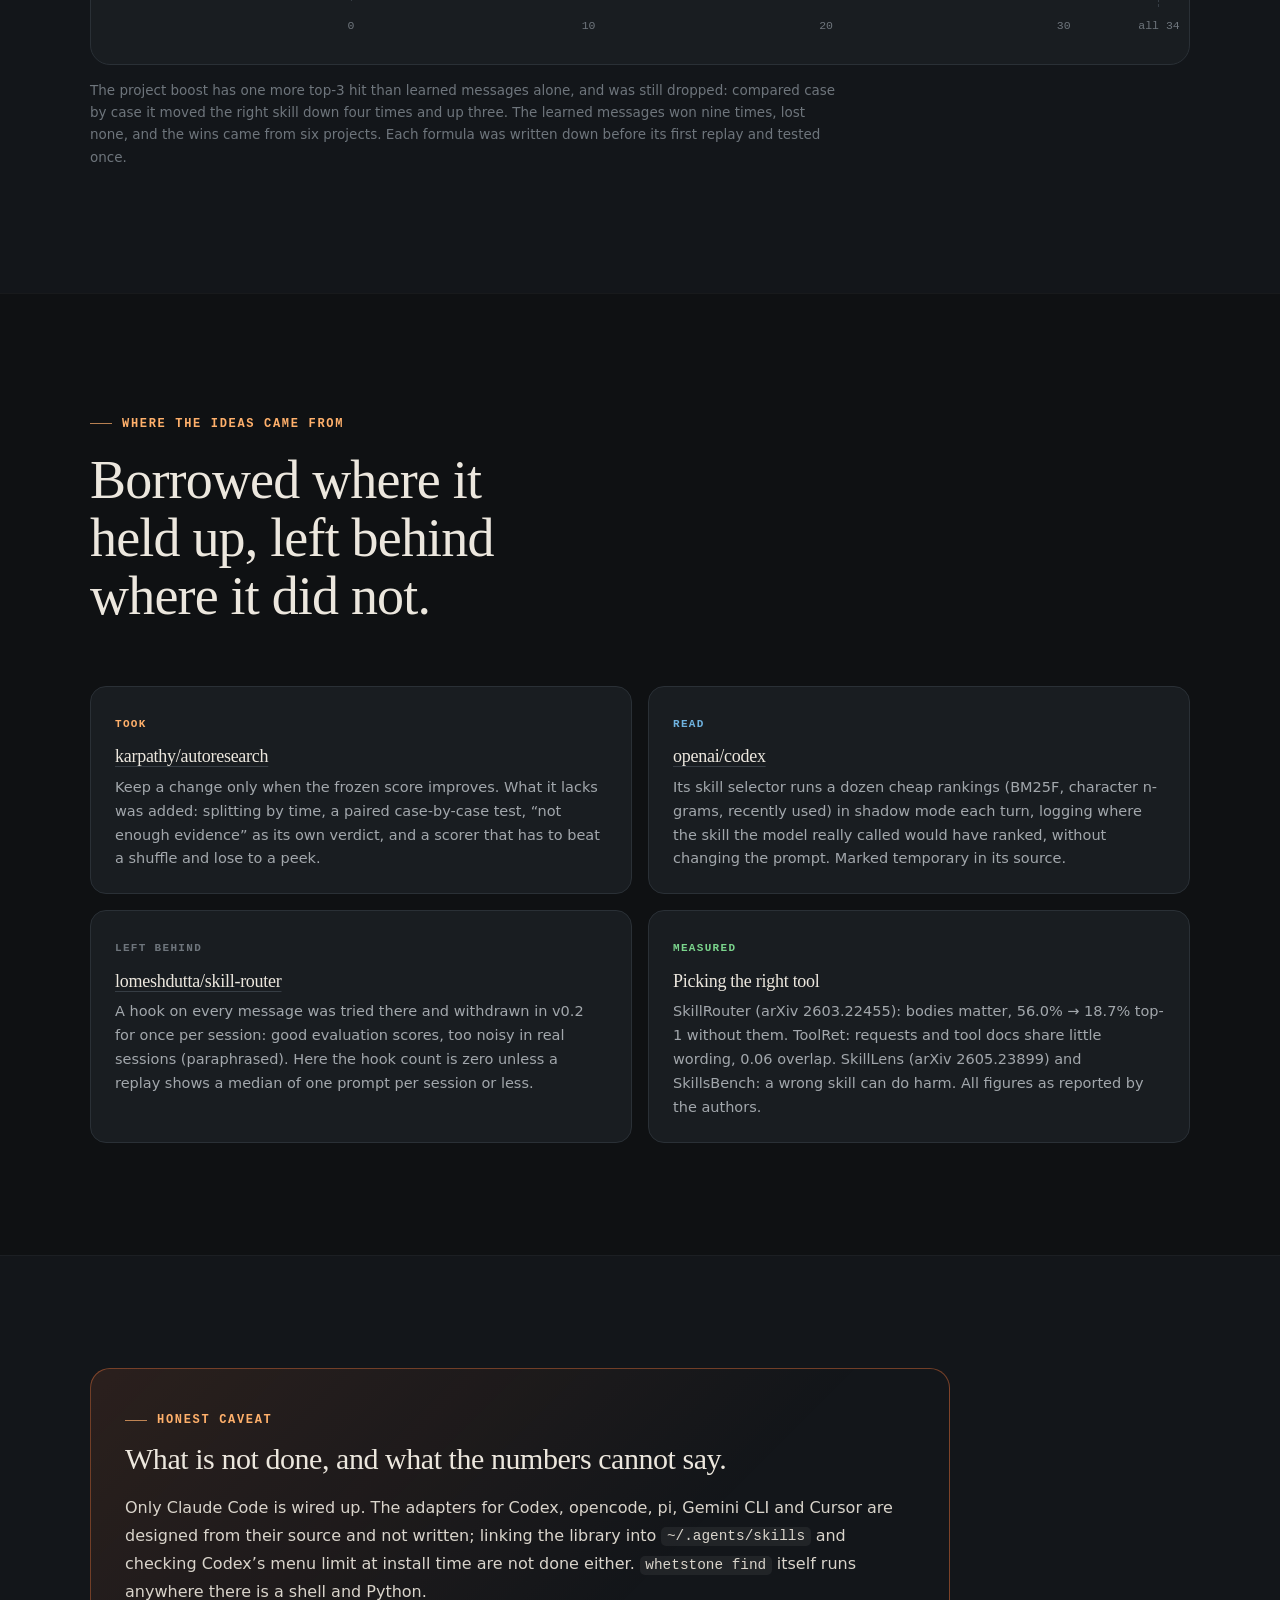
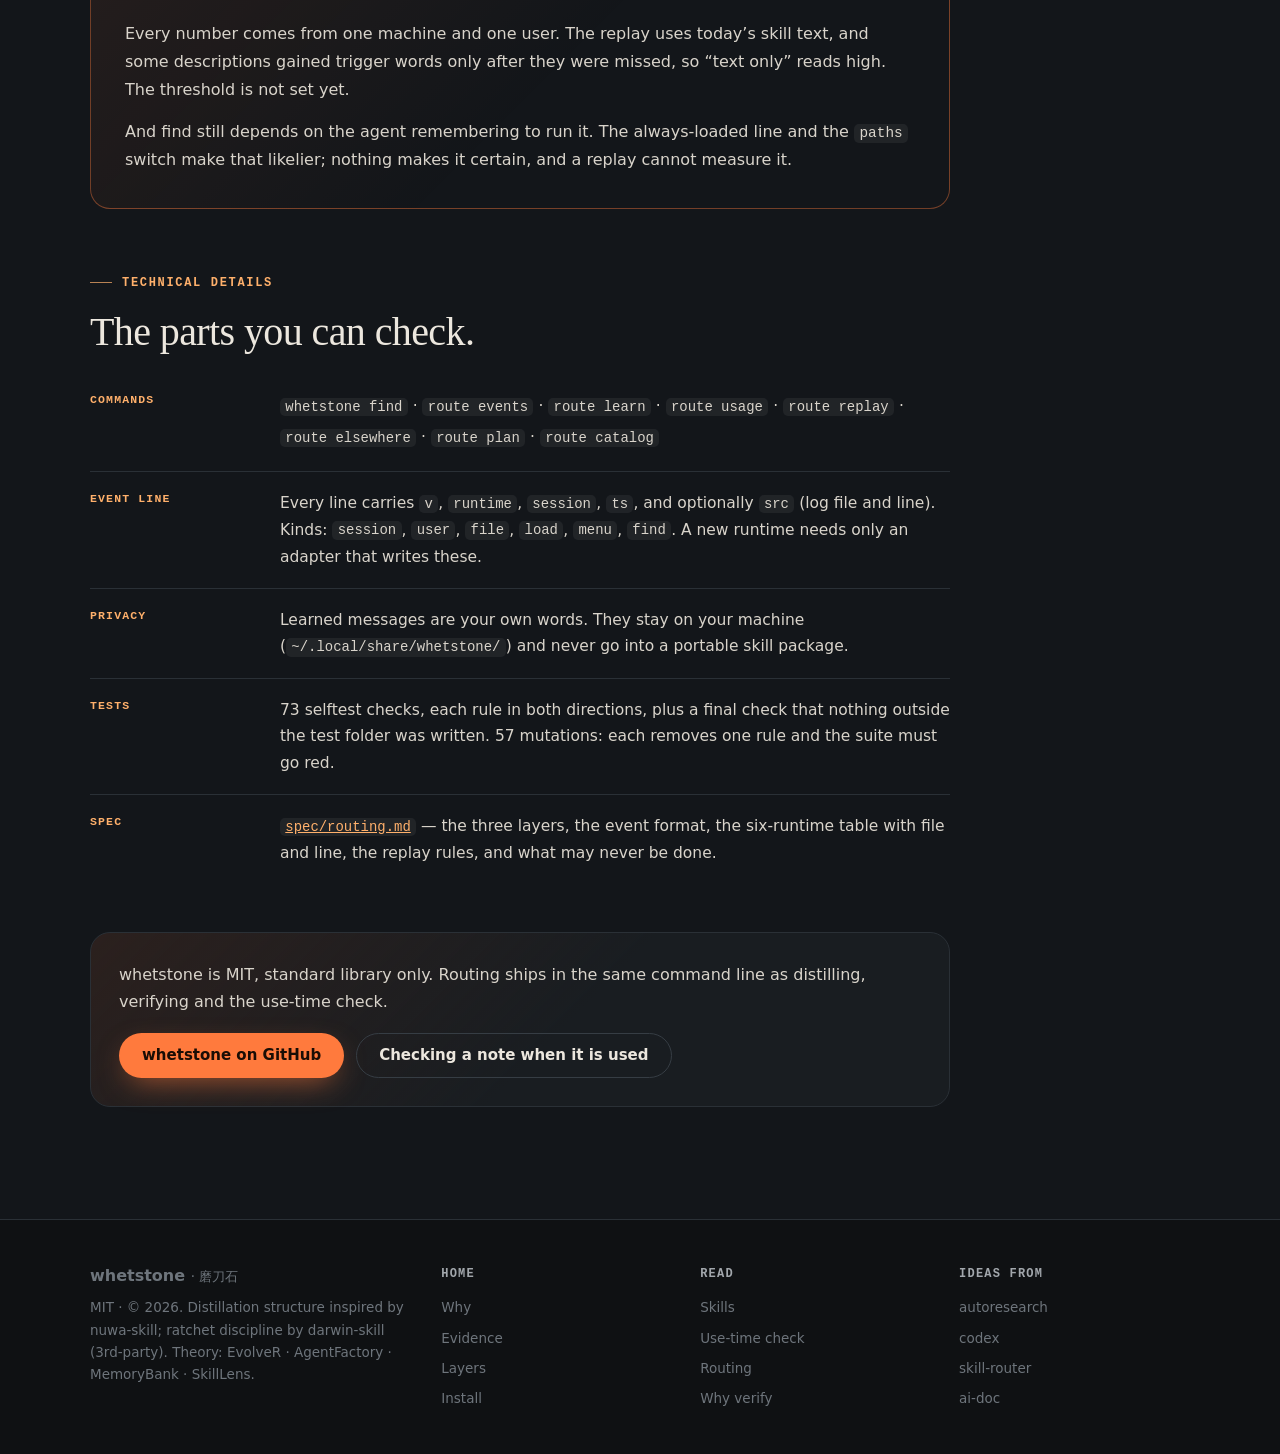
<file: docs/routing.html>
<!doctype html>
<html lang="en" data-lang="en">
<head>
<meta charset="utf-8">
<meta name="viewport" content="width=device-width, initial-scale=1, viewport-fit=cover">
<title>Experience routing — Whetstone</title>
<meta name="description" content="A growing skill library cannot rely on one flat menu: keep it short, find the rest on demand, learn from past sessions, across agent runtimes.">
<meta name="theme-color" content="#0f1113">
<meta property="og:title" content="A growing library needs a finder, not a longer menu">
<meta property="og:description" content="Always-on switches the runtime already has, one search command every agent can run, learning from past sessions with no hooks, and a replay that decides what to keep.">
<meta property="og:url" content="https://doc.tbusos.com/whetstone/routing.html">
<meta property="og:image" content="https://doc.tbusos.com/whetstone/assets/og-home.png">
<meta property="og:image:width" content="2400">
<meta property="og:image:height" content="1260">
<meta property="og:type" content="article">
<meta name="twitter:card" content="summary_large_image">
<meta name="twitter:image" content="https://doc.tbusos.com/whetstone/assets/og-home.png">
<script>(function(){var h=document.documentElement,l='en';h.classList.add('js');try{var q=new URLSearchParams(location.search).get('lang'),s=localStorage.getItem('whetstone-lang');l=(q==='zh'||q==='en')?q:(s==='zh'||s==='en')?s:((navigator.language||'').toLowerCase().indexOf('zh')===0?'zh':'en');}catch(e){}h.setAttribute('data-lang',l);})();</script>
<link rel="stylesheet" href="assets/site.css">
<style>
:root { --gold: var(--l3); --green: var(--ok); --blue: #6fb3e0; }

/* budget chart */
.budget-wrap { position: relative; padding: 34px 120px 0 44px; }
.budget-title { font-size: 13px; color: var(--muted); margin-bottom: 18px; }
.budget { position: relative; height: 250px; display: grid; grid-template-columns: repeat(4, 1fr); align-items: end; border-bottom: 1px solid var(--line-2); }
.budget::before { content: ""; position: absolute; inset: 0; background: repeating-linear-gradient(0deg, rgba(255,255,255,.05) 0 1px, transparent 1px 25%); pointer-events: none; }
.bcol { position: relative; height: 100%; display: flex; flex-direction: column; justify-content: flex-end; align-items: center; }
.bcol .bv { position: relative; z-index: 1; font: 600 14px/1 var(--mono); margin-bottom: 8px; padding: 2px 4px; border-radius: 4px; background: var(--panel); color: var(--text); }
.bcol .bar { width: 62%; max-width: 110px; height: calc(var(--v) / 240 * 100%); border-radius: 8px 8px 0 0; background: linear-gradient(180deg, var(--ember-2), var(--ember)); box-shadow: 0 0 30px -10px var(--ember); }
.bcol.low .bar { background: linear-gradient(180deg, #f3cf7a, var(--gold)); box-shadow: 0 0 30px -10px var(--gold); }
.bcol.low .bv { color: var(--gold); }
.bx { display: grid; grid-template-columns: repeat(4, 1fr); text-align: center; font: 600 13px/1 var(--mono); color: var(--text); padding-top: 10px; }
.bx-t { text-align: center; font-size: 12.5px; color: var(--dim); margin-top: 8px; }
.thresh { position: absolute; left: 0; right: -110px; bottom: calc(40 / 240 * 100%); border-top: 2px dashed var(--gold); }
.thresh > span { position: absolute; right: 0; top: -40px; text-align: right; font-size: 12px; line-height: 1.4; color: var(--gold); width: 110px; }
.thresh b { font-weight: 700; display: block; }
.haiku { position: absolute; left: 40%; top: 46px; display: flex; gap: 10px; max-width: 46%; font-size: 12.5px; line-height: 1.5; color: var(--blue); }
.haiku .dot { --dc: var(--blue); margin-top: 5px; }
@media (max-width: 760px) {
  .budget-wrap { padding: 10px 0 0 34px; }
  .thresh { right: 0; } .thresh > span { top: -36px; width: auto; }
  .haiku { position: static; max-width: none; margin: 0 0 14px -34px; }
  .budget-wrap { padding-top: 0; }
}

/* three layers */
.lay { display: grid; gap: 12px; }
.lay-band { display: grid; grid-template-columns: 190px 1fr; gap: 18px; align-items: stretch; padding: 18px; border-radius: 16px; border: 1px solid var(--line); background: color-mix(in srgb, var(--bc) 8%, var(--panel)); }
.lay-band > .lbl b { display: block; font: 500 20px/1.2 var(--serif); color: var(--text); }
.lay-band > .lbl span { display: block; margin-top: 8px; color: var(--muted); font-size: 13px; line-height: 1.5; }
.lay-cards { display: grid; gap: 10px; }
.lay-cards.c4 { grid-template-columns: repeat(4, 1fr); }
.lay-cards.c3 { grid-template-columns: 2fr 1fr 1fr; }
.lay-cards.c5 { grid-template-columns: repeat(5, 1fr); }
.lc { position: relative; background: #121518; border: 1px solid var(--line); border-top: 3px solid var(--cc, var(--line-2)); border-radius: 12px; padding: 14px; min-width: 0; }
.lc h4 { margin: 0; font: 600 14.5px/1.35 var(--sans); color: var(--text); padding-right: 4px; }
.lc h4 code { font-size: 12.5px; white-space: normal; }
.lc p { margin: 6px 0 0; color: var(--muted); font-size: 12.5px; line-height: 1.5; }
.lc .pill { margin-top: 10px; }
.lc.gold { --cc: var(--gold); } .lc.hot { --cc: var(--ember); background: color-mix(in srgb, var(--ember) 9%, #121518); } .lc.blue { --cc: var(--blue); }
.c5 .lc:not(:last-child)::after { content: "→"; position: absolute; right: -10px; top: 50%; transform: translate(50%, -50%); color: var(--blue); font-size: 14px; z-index: 1; }
.lay-foot { grid-column: 2; margin-top: 4px; font-size: 12.5px; color: var(--green); }
@media (max-width: 1000px) { .lay-band { grid-template-columns: 1fr; } .lay-cards.c4, .lay-cards.c3 { grid-template-columns: 1fr 1fr; } .lay-cards.c5 { grid-template-columns: 1fr; } .c5 .lc:not(:last-child)::after { content: "↓"; right: 50%; top: auto; bottom: -12px; transform: translateX(50%); } .lay-foot { grid-column: 1; } }
@media (max-width: 560px) { .lay-cards.c4, .lay-cards.c3 { grid-template-columns: 1fr; } }

/* paths timeline */
.ptl { display: grid; grid-template-columns: repeat(3, 1fr); gap: 18px; position: relative; padding-top: 40px; }
.ptl::before { content: ""; position: absolute; left: 16%; right: 16%; top: 12px; height: 2px; background: var(--line-2); }
.pst { position: relative; text-align: center; }
.pst::before { content: ""; position: absolute; left: 50%; top: -34px; width: 14px; height: 14px; margin-left: -7px; border-radius: 50%; background: var(--blue); box-shadow: 0 0 0 5px var(--bg); }
.pst.hit::before { background: var(--ember); box-shadow: 0 0 0 5px var(--bg), 0 0 18px var(--ember); }
.pst h4 { margin: 0 0 12px; font: 600 14px/1.3 var(--mono); color: var(--text); }
.menu-mock { text-align: left; background: #121518; border: 1px solid var(--line); border-radius: 12px; padding: 14px; }
.pst.hit .menu-mock { border-color: var(--ember); }
.menu-mock .t { font: 11px/1 var(--mono); color: var(--dim); margin-bottom: 10px; }
.menu-mock i { display: block; height: 8px; border-radius: 4px; background: #2a3036; margin-bottom: 9px; }
.menu-mock .add { margin-top: 4px; padding: 6px 8px; border-radius: 6px; font: 600 12px/1 var(--mono); color: var(--ember-2); background: rgba(255,122,61,.14); }
.js .pst.hit .add { opacity: 0; transform: translateY(6px); transition: all .6s .9s; }
.js .in .pst.hit .add { opacity: 1; transform: none; }
.pst p { margin: 10px 0 0; font-size: 13px; color: var(--muted); }
.pst.hit p { color: var(--ember-2); font-weight: 600; }
@media (max-width: 720px) { .ptl { grid-template-columns: 1fr; padding-top: 0; } .ptl::before, .pst::before { display: none; } }

/* across runtimes */
.rt-arch { display: grid; grid-template-columns: 1.7fr .95fr 1.05fr 1.25fr; gap: 26px; align-items: start; }
.rt-col h5 { margin: 0 0 12px; font: 700 11px/1 var(--mono); letter-spacing: .12em; text-transform: uppercase; color: var(--dim); }
html[data-lang="zh"] .rt-col h5 { letter-spacing: .04em; }
.rt-col { position: relative; min-width: 0; }
.rt-col + .rt-col::before { content: "→"; position: absolute; left: -19px; top: 120px; color: var(--ember); font-size: 16px; }
.rtr { display: grid; grid-template-columns: 96px 1fr; gap: 10px; align-items: center; padding: 10px 12px; margin-bottom: 8px; border-radius: 10px; border: 1px dashed var(--line-2); }
.rtr b { font: 600 13px/1.2 var(--sans); color: var(--muted); }
.rtr span { font-size: 12px; line-height: 1.4; color: var(--dim); }
.rtr span em { font-style: normal; display: block; font-weight: 600; color: var(--muted); }
.rtr.built { border: 1px solid var(--green); background: rgba(122,212,140,.07); }
.rtr.built b, .rtr.built span em { color: var(--text); }
.rtr.built span { color: var(--green); }
.box { border-radius: 14px; padding: 16px; border: 1px solid var(--line); background: #121518; }
.box h4 { margin: 0; font: 600 15px/1.3 var(--mono); color: var(--text); }
.box .sub { display: block; margin: 4px 0 10px; font-size: 12px; color: var(--muted); }
.box ul { list-style: none; margin: 0; padding: 0; display: grid; gap: 8px; font-size: 12.5px; color: #d9d4cb; }
.box ul small { display: block; color: var(--dim); font-size: 11.5px; margin-top: 2px; }
.box.ev { border-color: var(--blue); background: color-mix(in srgb, var(--blue) 8%, #121518); }
.box.ev ul { font-family: var(--mono); }
.box.core { border-color: var(--ember); background: color-mix(in srgb, var(--ember) 9%, #121518); }
.box.core ul li { padding-left: 14px; position: relative; }
.box.core ul li::before { content: ""; position: absolute; left: 0; top: 6px; width: 6px; height: 6px; border-radius: 50%; background: var(--ember); }
.box + .box { margin-top: 10px; }
.box.out-find { border-color: var(--ember); }
.sw { display: flex; gap: 8px; align-items: center; color: var(--dim); }
.sw.built { color: var(--text); }
.sw .dot { --dc: transparent; border: 1.5px solid var(--dim); }
.sw.built .dot { --dc: var(--green); border-color: var(--green); }
.install-strip { margin-top: 22px; padding: 14px 18px; border-radius: 12px; border: 1px solid color-mix(in srgb, var(--gold) 50%, transparent); background: color-mix(in srgb, var(--gold) 7%, transparent); font-size: 13px; color: var(--muted); line-height: 1.7; }
.install-strip b { color: var(--gold); font-weight: 600; }
.install-strip code { white-space: nowrap; }
@media (max-width: 1060px) { .rt-arch { grid-template-columns: 1fr 1fr; } .rt-col + .rt-col::before { display: none; } }
@media (max-width: 640px) { .rt-arch { grid-template-columns: 1fr; } }
.rt-tbl { min-width: 900px; }
.rt-tbl td:first-child { color: var(--muted); font: 600 12.5px/1.4 var(--sans); width: 150px; }
.rt-tbl .built { color: var(--green); font-weight: 600; }

/* replay bars */
.rp { display: grid; gap: 14px; }
.rp-head { display: grid; grid-template-columns: 230px 1fr; font-size: 12.5px; color: var(--muted); }
.rp-row { display: grid; grid-template-columns: 230px 1fr; gap: 0; align-items: center; }
.rp-row .l { padding-right: 18px; text-align: right; }
.rp-row .l b { display: block; font: 600 14px/1.3 var(--sans); color: var(--text); }
.rp-row .l > span { display: block; font-size: 12px; color: var(--rc); margin-top: 2px; }
.rp-track { position: relative; height: 30px; border-left: 1px solid var(--line-2); }
.rp-track .fill { position: absolute; left: 0; top: 2px; bottom: 2px; width: calc(var(--v) / 34 * 100%); border-radius: 0 6px 6px 0; background: var(--rc); }
.rp-track .n { position: absolute; top: 50%; transform: translateY(-50%); left: calc(var(--v) / 34 * 100% + 10px); font: 600 14px/1 var(--mono); color: var(--text); }
.rp-track::after { content: ""; position: absolute; right: 0; top: -6px; bottom: -6px; border-right: 1px dashed var(--line-2); }
.rp-axis { display: grid; grid-template-columns: 230px 1fr; font: 11.5px/1 var(--mono); color: var(--dim); }
.rp-axis div { position: relative; height: 14px; }
.rp-axis i { position: absolute; font-style: normal; transform: translateX(-50%); white-space: nowrap; }
@media (max-width: 640px) { .rp-head, .rp-row, .rp-axis { grid-template-columns: 1fr; } .rp-row .l { text-align: left; padding: 0 0 6px; } .rp-axis > span { display: none; } }
</style>
</head>
<body>

<nav class="nav" aria-label="Primary">
  <div class="wrap">
    <a class="brand" href="index.html">
      <svg width="26" height="26" viewBox="0 0 32 32" aria-hidden="true"><rect x="3" y="12" width="26" height="9" rx="2.5" fill="#5a6068"/><rect x="3" y="12" width="26" height="3" rx="1.5" fill="#8a9098"/><path d="M8 9l3-5M16 8V3M24 9l-3-5" stroke="#ff7a3d" stroke-width="2" stroke-linecap="round"/><rect x="5" y="23" width="22" height="3" rx="1.5" fill="#8f96ff" opacity=".85"/></svg>
      whetstone <small lang="zh-CN">· 磨刀石</small>
    </a>
    <div class="nav-links">
      <a href="index.html#evidence"><span class="en">Evidence</span><span class="zh">证据纪律</span></a>
      <a href="index.html#layers"><span class="en">Layers</span><span class="zh">分层</span></a>
      <a href="use-time-conflicts.html"><span class="en">Use-time check</span><span class="zh">用时纠错</span></a>
      <a href="routing.html" aria-current="page"><span class="en">Routing</span><span class="zh">经验路由</span></a>
      <a href="skills.html"><span class="en">Skills</span><span class="zh">技能</span></a>
      <a href="index.html#install"><span class="en">Install</span><span class="zh">安装</span></a>
    </div>
    <div class="nav-act">
      <button type="button" class="lang" aria-label="Switch language / 切换语言">中 / EN</button>
      <a class="gh" href="https://github.com/TbusOS/whetstone"><svg width="15" height="15" viewBox="0 0 16 16" fill="currentColor" aria-hidden="true"><path d="M8 0C3.58 0 0 3.58 0 8c0 3.54 2.29 6.53 5.47 7.59.4.07.55-.17.55-.38 0-.19-.01-.82-.01-1.49-2.01.37-2.53-.49-2.69-.94-.09-.23-.48-.94-.82-1.13-.28-.15-.68-.52-.01-.53.63-.01 1.08.58 1.23.82.72 1.21 1.87.87 2.33.66.07-.52.28-.87.51-1.07-1.78-.2-3.64-.89-3.64-3.95 0-.87.31-1.59.82-2.15-.08-.2-.36-1.02.08-2.12 0 0 .67-.21 2.2.82.64-.18 1.32-.27 2-.27.68 0 1.36.09 2 .27 1.53-1.04 2.2-.82 2.2-.82.44 1.1.16 1.92.08 2.12.51.56.82 1.27.82 2.15 0 3.07-1.87 3.75-3.65 3.95.29.25.54.73.54 1.48 0 1.07-.01 1.93-.01 2.2 0 .21.15.46.55.38A8.013 8.013 0 0016 8c0-4.42-3.58-8-8-8z"/></svg>GitHub</a>
    </div>
  </div>
</nav>

<header class="page-hero">
  <div class="wrap">
    <a class="back" href="index.html" style="margin:0 0 22px;display:inline-flex"><span class="en">← Whetstone overview</span><span class="zh">← 返回 Whetstone 总览</span></a><br>
    <span class="feat-tag"><span class="en">Feature · Experience routing</span><span class="zh">功能 · 经验路由</span></span>
    <h1><span class="en">A growing library needs a finder, not a longer menu.</span><span class="zh">经验越攒越多，靠的是会找，不是菜单更长。</span></h1>
    <p class="lede">
      <span class="en">An agent picks a skill by reading a menu of names and descriptions, and that menu has a fixed budget. Past it, descriptions are cut and the trigger words go with them. whetstone keeps the menu short with switches the runtime already has, finds the rest with one command any agent can run, and learns from past sessions how you ask. No hooks. Built for Claude Code first, <em class="hl">designed</em> for the other runtimes.</span>
      <span class="zh">agent 挑 skill 靠读一张「名字 + 描述」的菜单，这张菜单有固定预算，超了就砍描述，触发词跟着没了。whetstone 用运行时自带的开关让菜单保持精简，其余的用一条任何 agent 都能跑的命令去找，再从历史会话里学你平时怎么说。不装钩子。先在 Claude Code 上做完，其他运行时按同一套<em class="hl">设计</em>接入。</span>
    </p>
    <div class="cta">
      <a class="btn btn--hot" href="#layers"><span class="en">See the three layers</span><span class="zh">看三层结构</span></a>
      <a class="btn btn--ghost" href="#agents"><span class="en">How it spans runtimes</span><span class="zh">怎么支持多种 agent</span> →</a>
    </div>
    <div class="stats3 rv">
      <div><b class="hot">35/65</b><span class="en">skills on one machine’s menu shown as a bare name, description cut</span><span class="zh">个 skill 在一台机器的菜单里只剩名字，描述被砍掉</span></div>
      <div><b class="hot">1%</b><span class="en">how often a trigger word still led to the skill once its description was cut; 26% while it was there</span><span class="zh">描述被砍后，触发词出现时 skill 还被用上的比例；有描述时是 26%</span></div>
      <div><b>0</b><span class="en">hooks installed; everything learned is read from past sessions afterwards</span><span class="zh">个钩子；学的东西全部事后从历史会话里读</span></div>
    </div>
  </div>
</header>

<main>
  <!-- premise -->
  <section class="sec alt">
    <div class="wrap">
      <div class="sec-head rv">
        <span class="kicker"><span class="en">The premise</span><span class="zh">前提</span></span>
        <h2><span class="en">The budget is fixed. The library is not.</span><span class="zh">预算是固定的，库是一直长的。</span></h2>
      </div>
      <div class="prose rv">
        <p><span class="en">Claude Code gives the skill menu roughly one percent of the context window. When the library outgrows it, no skill is removed; the least-used ones lose their descriptions and stay as a bare name. That is where a skill stops being picked on topic: on one machine over 30 days, a trigger word in a message led to the skill 26% of the time when its description was on the menu, and 1% of the time when only its name was (98 and 99 matching messages).</span><span class="zh">Claude Code 给 skill 菜单大约上下文的百分之一。库超出这个预算时，它不删 skill，而是把用得最少的那些描述去掉，只留名字。skill 从这一步开始就很难按话题被挑中：一台机器上 30 天的记录里，消息里出现触发词时，菜单上有描述的 skill 被用上 26%，只剩名字的 1%（分别 98 条、99 条命中消息）。</span></p>
        <p><span class="en">Shortening descriptions only delays the outcome. Split a fixed budget over more skills and every share shrinks, until a description is too short to match anything. The entry point cannot grow with the library. It has to be a fixed-size entry plus a search, or a signal that brings a skill out without going through the menu at all: the folder you are working in, the file you just opened.</span><span class="zh">缩短描述只是推迟这个结局。固定的预算分给越来越多的 skill，每条的份额越来越小，直到短得什么都匹配不上。入口不能跟着库一起变长，只能是「固定大小的入口 + 查找」，或者干脆不经过菜单，由确定的信号直接带出来：你在哪个目录干活，你刚打开了哪个文件。</span></p>
      </div>

      <figure class="fig rv" style="margin-top:28px" role="img" aria-label="Bar chart of characters of description each skill can get as the library grows, in an Opus session with about 16,000 characters for the library: about 226 at 65 skills, 140 at 100, 60 at 200 and 33 at 300, below the 40 characters a description needs to still match. In a Haiku 4.5 session the same 65-skill library got a 7,978-character menu and every skill was a bare name. 库变大时每条描述能分到的字数(Opus 会话,留给库约 16,000 字符):65 个约 226,100 个 140,200 个 60,300 个 33,低于还能被匹配的 40;同一个库在 Haiku 4.5 会话里菜单只有 7,978 字符,65 个全部只剩名字。">
        <div class="budget-title"><span class="en">characters of description per skill · Opus session, about 16,000 characters for the library</span><span class="zh">每条描述能分到的字符数 · Opus 会话，留给库约 16,000 字符</span></div>
        <div class="budget-wrap" style="padding-top:0">
          <div class="haiku"><span class="dot"></span><span><span class="en">Haiku 4.5 session, same 65 skills: a 7,978-character menu, every skill a bare name</span><span class="zh">同一个库在 Haiku 4.5 会话里：菜单只有 7,978 字符，65 个全部只剩名字</span></span></div>
          <div class="budget">
            <div class="bcol" style="--v:226"><span class="bv">≈226</span><span class="bar grow"></span></div>
            <div class="bcol" style="--v:140"><span class="bv">≈140</span><span class="bar grow"></span></div>
            <div class="bcol" style="--v:60"><span class="bv">≈60</span><span class="bar grow"></span></div>
            <div class="bcol low" style="--v:33"><span class="bv">≈33</span><span class="bar grow"></span></div>
            <div class="thresh"><span><b><span class="en">40 characters</span><span class="zh">40 字符</span></b><span class="en">too short to match</span><span class="zh">短到匹配不上</span></span></div>
          </div>
          <div class="bx"><span>65</span><span>100</span><span>200</span><span>300</span></div>
          <div class="bx-t"><span class="en">skills in the library</span><span class="zh">库里的 skill 数</span></div>
        </div>
      </figure>
      <p class="cap rv" style="font-size:13.5px;color:var(--dim);max-width:88ch;margin-top:14px"><span class="en">Shares are the library’s part of the budget divided evenly, after about 20 characters of name and punctuation per entry. The budget follows the model: a smaller context gets a smaller menu, so the same library runs out sooner.</span><span class="zh">份额 = 留给库的预算平均分，每条先扣掉约 20 字符的名字和格式。预算跟着模型走：上下文小，菜单就小，同一个库更早装不下。</span></p>

      <blockquote class="quote rv">
        <p><span class="en">“I don’t want them called by hand. There are so many skills that nobody knows which ones exist.”</span><span class="zh">「不希望手动调用呀，因为 skills 非常多，根本不知道有哪些 skills 的。」</span></p>
        <cite><span class="en">The library’s owner, on why manual-only skills were ruled out, 2026-09-29</span><span class="zh">库的主人，解释为什么不用「只许手动调用」，2026-09-29</span></cite>
      </blockquote>
    </div>
  </section>

  <!-- three layers -->
  <section class="sec" id="layers">
    <div class="wrap">
      <div class="sec-head rv">
        <span class="kicker"><span class="en">Three layers</span><span class="zh">三层结构</span></span>
        <h2><span class="en">Keep the menu short, ask when unsure, learn afterwards.</span><span class="zh">菜单保持精简，拿不准就查，事后再学。</span></h2>
        <p class="lede"><span class="en">Certain signals come first: the folder and the file are facts, “the model read a description and thought it fit” is a guess. On one machine, a rule tied to the working folder led to the right skill in 8 of 10 sessions; trigger words in descriptions, in 5 of 38.</span><span class="zh">确定的信号优先：目录、文件是事实，「模型读了描述觉得相关」是推断。一台机器上，按工作目录写的规则 10 个会话里 8 个用上了对应 skill；按描述里的触发词，38 组里 5 组。</span></p>
      </div>
      <figure class="lay rv" style="margin:0" role="img" aria-label="Three layers. Always on, using the runtime's own switches: a routing skill that puts the whole catalog behind one entry, yielding by project so skills used elsewhere show only a name, skills that appear when a matching file is read, and skills that live in one project's folder. On demand: whetstone find ranks skills by name, description, body and learned messages, says none fits below a threshold, and can be run by any agent with a shell. Learning offline: session logs go through a per-runtime adapter into neutral events, then learn and usage, and a replay keeps a change only if it wins. 三层:常驻层用运行时自带的开关(路由 skill、按项目让位、按文件出现、项目专属);按需层 whetstone find 按名字、描述、正文、学到的原话打分,够不上门槛就说没有,任何有 shell 的 agent 都能跑;离线学习层把会话记录经适配器转成统一事件,学原话和使用表,改动要在回放里赢了才保留。">
        <div class="lay-band" style="--bc:var(--gold)">
          <div class="lbl"><b><span class="en">① Always on</span><span class="zh">① 常驻</span></b><span><span class="en">the menu, using switches the runtime already has</span><span class="zh">菜单，只用运行时自带的开关</span></span></div>
          <div class="lay-cards c4">
            <div class="lc gold"><h4><span class="en">Routing skill</span><span class="zh">路由 skill</span></h4><p><span class="en">one short entry; the whole catalog sits behind it</span><span class="zh">菜单里只占一条，整个库的目录在它后面</span></p></div>
            <div class="lc gold"><h4><span class="en">Yield by project</span><span class="zh">按项目让位</span></h4><p><span class="en">used elsewhere, never here: name only, still callable</span><span class="zh">用在别处、本项目没用过：只留名字，照样能调用</span></p><span class="pill" style="--cc:var(--green)"><span class="en">from usage</span><span class="zh">来自使用</span></span></div>
            <div class="lc gold"><h4><span class="en">Appear by file</span><span class="zh">按文件出现</span></h4><p><span class="en">joins the menu when a matching file is read</span><span class="zh">读到匹配的文件，才加进菜单</span></p><span class="pill" style="--cc:var(--blue)"><span class="en">measured</span><span class="zh">已实测</span></span></div>
            <div class="lc gold"><h4><span class="en">Project-only</span><span class="zh">项目专属</span></h4><p><span class="en">lives in that project’s own skills folder</span><span class="zh">放在那个项目自己的 skill 目录里</span></p></div>
          </div>
        </div>
        <div class="lay-band" style="--bc:var(--ember)">
          <div class="lbl"><b><span class="en">② On demand</span><span class="zh">② 按需</span></b><span><span class="en">when unsure, search</span><span class="zh">拿不准，就查</span></span></div>
          <div class="lay-cards c3">
            <div class="lc hot"><h4><code>whetstone find "<span class="en">&lt;what you are about to do&gt;</span><span class="zh">&lt;要做的事&gt;</span>"</code></h4><p><span class="en">name ×3 · description ×2 · body ×1 · learned messages ×2</span><span class="zh">名字 ×3 · 描述 ×2 · 正文 ×1 · 学到的原话 ×2</span></p><span class="pill" style="--cc:var(--green)"><span class="en">learned</span><span class="zh">学来的</span></span></div>
            <div class="lc"><h4><span class="en">Below the threshold</span><span class="zh">够不上门槛</span></h4><p><span class="en">says “no skill fits”</span><span class="zh">直说「没有合适的」</span></p></div>
            <div class="lc blue"><h4><span class="en">Any agent, a shell</span><span class="zh">有 shell 就能跑</span></h4><p><span class="en">the one entry all can run</span><span class="zh">各家 agent 都能用的入口</span></p></div>
          </div>
        </div>
        <div class="lay-band" style="--bc:var(--green)">
          <div class="lbl"><b><span class="en">③ Learns offline</span><span class="zh">③ 离线学习</span></b><span><span class="en">from past sessions; nothing runs live</span><span class="zh">读历史会话，不在干活时跑</span></span></div>
          <div class="lay-cards c5">
            <div class="lc blue"><h4><span class="en">Session logs</span><span class="zh">会话记录</span></h4><p><span class="en">each runtime’s format</span><span class="zh">各家自己的格式</span></p></div>
            <div class="lc blue"><h4><span class="en">Adapter</span><span class="zh">适配器</span></h4><p><span class="en">one per runtime</span><span class="zh">每个运行时一个</span></p></div>
            <div class="lc blue"><h4><span class="en">Neutral events</span><span class="zh">统一事件</span></h4><p><span class="en">6 kinds, one per line</span><span class="zh">6 种，一行一条</span></p></div>
            <div class="lc" style="--cc:var(--green)"><h4><span class="en">learn · usage</span><span class="zh">学原话 · 使用表</span></h4><p><span class="en">what led to each skill</span><span class="zh">什么话引出了哪条</span></p></div>
            <div class="lc hot"><h4><span class="en">replay</span><span class="zh">回放</span></h4><p><span class="en">kept only if it wins</span><span class="zh">赢了才保留改动</span></p></div>
          </div>
          <div class="lay-foot"><span class="en">learned messages go into find · usage suggests which skills yield in a project, and you confirm</span><span class="zh">学到的原话进 find · 使用表给出「本项目该让位的」建议，由你确认</span></div>
        </div>
      </figure>
      <p class="rv" style="font-size:13.5px;color:var(--dim);max-width:88ch;margin-top:14px"><span class="en">Gold cards are the runtime’s own switches, so they cost nothing to run; the orange card is the part whetstone adds; green tags mark what the learning layer feeds. The two “always on” switches in the middle were checked in real sessions, not only read from the program.</span><span class="zh">金色卡片是运行时自带的开关，本身不花任何运行成本；橙色卡片是 whetstone 加的部分；绿色小标签标出学习层喂给谁。中间两个常驻开关都在真实会话里验过，不只是读程序得出的。</span></p>
    </div>
  </section>

  <!-- six parts -->
  <section class="sec alt" id="parts">
    <div class="wrap">
      <div class="sec-head rv">
        <span class="kicker"><span class="en">Six parts</span><span class="zh">六个部分</span></span>
        <h2><span class="en">What each part does, and why it is built that way.</span><span class="zh">每个部分做什么，为什么这样做。</span></h2>
      </div>
      <div class="kcards">
        <div class="kcard rv" style="--dc:var(--gold)"><span class="k"><span class="dot"></span><span class="en">Always on</span><span class="zh">常驻</span></span><h3><span class="en">One entry for the whole library</span><span class="zh">整个库只占一条</span></h3><p><span class="en">A generated routing skill: a description under 200 characters, a catalog grouped by family behind it. A new skill has no usage, so the runtime cuts its description first; the same sentence also goes into the always-loaded rules file, which the menu budget does not touch.</span><span class="zh">自动生成的路由 skill：描述不到 200 字符，后面是按族分组的目录。新 skill 没有调用记录，超预算时最先被砍描述，所以同一句话也写进常驻规则文件，那里不受菜单预算影响。</span></p><span class="act"><code>whetstone route catalog</code></span></div>
        <div class="kcard rv d1" style="--dc:var(--gold)"><span class="k"><span class="dot"></span><span class="en">Always on</span><span class="zh">常驻</span></span><h3><span class="en">Yield, don’t hide</span><span class="zh">让位，不藏起来</span></h3><p><span class="en">A skill whose use sits in another project (at least 3 sessions, two thirds of them elsewhere, none here) is set to name-only for this project. It stays callable by name. The rule was fixed before looking at the data; on one machine it currently suggests nothing.</span><span class="zh">用得集中在别的项目（至少 3 个会话、三分之二在别处、本项目一次没用）的 skill，在本项目里设成只留名字，照样能按名字调用。规则是看数据之前定的；一台机器上目前一条建议都没有。</span></p><span class="act"><code>whetstone route plan</code> · <span class="en">prints unless --write</span><span class="zh">不加 --write 只打印</span></span></div>
        <div class="kcard rv d2" style="--dc:var(--gold)"><span class="k"><span class="dot"></span><span class="en">Always on</span><span class="zh">常驻</span></span><h3><span class="en">Appear when the file does</span><span class="zh">碰到文件才出现</span></h3><p><span class="en">A skill tied to a kind of file gets a <code>paths</code> glob. It is absent from the menu at the start, and joins it the moment a matching file is read, so it costs nothing until then. The trade: a conversation that never touches such a file will not see it.</span><span class="zh">和某类文件绑定的 skill 加上 <code>paths</code>。开局不在菜单里，读到匹配的文件那一刻才加进去，在那之前不占预算。代价：从头到尾没碰这类文件的对话，看不到它。</span></p><span class="act"><span class="en">Claude Code, Cursor (docs)</span><span class="zh">Claude Code、Cursor（文档）</span></span></div>
        <div class="kcard rv" style="--dc:var(--ember)"><span class="k"><span class="dot"></span><span class="en">On demand</span><span class="zh">按需</span></span><h3><span class="en">Search the body, not just the name</span><span class="zh">正文也要搜</span></h3><p><span class="en">BM25F over four fields. The body counts because the menu text alone is not enough: dropping skill bodies took top-1 accuracy from 56.0% to 18.7% in SkillRouter. Chinese is split into pairs of characters, because it has no spaces and single characters match almost anything.</span><span class="zh">四个字段的 BM25F。正文要算进去，因为只看菜单那点文字不够：SkillRouter 去掉正文后首位命中从 56.0% 掉到 18.7%。中文按相邻两个字切，因为中文没有空格，单字几乎什么都能配上。</span></p><span class="act"><code>whetstone find</code></span></div>
        <div class="kcard rv d1" style="--dc:var(--green)"><span class="k"><span class="dot"></span><span class="en">Learns</span><span class="zh">学习</span></span><h3><span class="en">Learn how you actually ask</span><span class="zh">学你平时怎么说</span></h3><p><span class="en">The message you typed right before a skill was first used in a session is added to that skill’s index. How people phrase a request and how a tool describes itself share few words (0.06 overlap in ToolRet), so the words that led to a skill before are the best hint for next time.</span><span class="zh">每个会话里某条 skill 第一次被用之前你打的那句话，并进这条 skill 的索引。人的说法和工具的自我描述很少共用词（ToolRet 测的词面重合 0.06），所以以前引出过它的那句话，是下次最好的线索。</span></p><span class="act"><code>whetstone route learn</code></span></div>
        <div class="kcard rv d2" style="--dc:var(--green)"><span class="k"><span class="dot"></span><span class="en">Learns</span><span class="zh">学习</span></span><h3><span class="en">A change must win the replay</span><span class="zh">改动要在回放里赢</span></h3><p><span class="en">Past sessions are replayed in time order, each scored only with what was learned before it. A change is kept at 5 wins and 0 losses, or 7 and 1, with wins from two projects or more. Otherwise the verdict is “not enough evidence”, which is not a failure.</span><span class="zh">历史会话按时间顺序回放，每个会话只用它之前学到的东西打分。5 胜 0 负或 7 胜 1 负、胜例来自至少 2 个项目，才保留；否则判「证据不足」，这不算失败。</span></p><span class="act"><code>whetstone route replay</code></span></div>
      </div>
    </div>
  </section>

  <!-- paths measured -->
  <section class="sec">
    <div class="wrap">
      <div class="sec-head rv">
        <span class="kicker"><span class="en">Measured, not read</span><span class="zh">实测，不是读来的</span></span>
        <h2><span class="en">A skill that waits for its file.</span><span class="zh">一条等文件出现的 skill。</span></h2>
      </div>
      <figure class="fig rv" role="img" aria-label="Timeline of two test sessions. When the session starts, the menu does not list the conditional skill. After reading an unrelated notes file the menu is unchanged. After reading a device tree file that matches the skill's paths glob, the menu gains the skill mid-session. 两个测试会话的时间线:会话开始时菜单里没有这条条件 skill;读一个无关的笔记文件,菜单不变;读到匹配 paths 的设备树文件后,菜单中途加进这条 skill。">
        <div class="ptl">
          <div class="pst"><h4><span class="en">session starts</span><span class="zh">会话开始</span></h4><div class="menu-mock"><div class="t"><span class="en">menu</span><span class="zh">菜单</span></div><i style="width:86%"></i><i style="width:70%"></i><i style="width:78%"></i><i style="width:58%"></i></div><p><span class="en">the conditional skill is not listed</span><span class="zh">这条条件 skill 不在菜单里</span></p></div>
          <div class="pst"><h4><span class="en">reads notes.txt</span><span class="zh">读 notes.txt</span></h4><div class="menu-mock"><div class="t"><span class="en">menu</span><span class="zh">菜单</span></div><i style="width:86%"></i><i style="width:70%"></i><i style="width:78%"></i><i style="width:58%"></i></div><p><span class="en">unchanged: the glob does not match</span><span class="zh">不变：路径不匹配</span></p></div>
          <div class="pst hit"><h4><span class="en">reads board/x.dts</span><span class="zh">读 board/x.dts</span></h4><div class="menu-mock"><div class="t"><span class="en">menu</span><span class="zh">菜单</span></div><i style="width:86%"></i><i style="width:70%"></i><i style="width:78%"></i><i style="width:58%"></i><div class="add">+ dts-helper</div></div><p><span class="en">added mid-session</span><span class="zh">会话中途加进来</span></p></div>
        </div>
      </figure>
      <p class="rv" style="font-size:13.5px;color:var(--dim);max-width:88ch;margin-top:14px"><span class="en">Two headless Claude Code sessions with hooks off, 2026-09-30, skill frontmatter <code>paths: ["**/*.dts"]</code>. A third check found where the per-project switch is read: inside a git repo, from its top level, subfolders included; outside one, only in the folder the session starts in.</span><span class="zh">两个无交互的 Claude Code 测试会话（关掉钩子），2026-09-30，skill 的 frontmatter 写 <code>paths: ["**/*.dts"]</code>。另一组实测查了按项目的开关从哪读：在 git 仓里读仓根，子目录启动也生效；不在 git 仓，只读启动的那个目录。</span></p>
    </div>
  </section>

  <!-- find -->
  <section class="sec alt">
    <div class="wrap">
      <div class="split">
        <div class="rv">
          <span class="kicker"><span class="en">On demand</span><span class="zh">按需</span></span>
          <h2 style="font-size:clamp(30px,3.6vw,44px)"><span class="en">An answer, or a plain “no”.</span><span class="zh">要么给答案，要么直说没有。</span></h2>
          <p class="lede" style="font-size:16px"><span class="en">Handing an agent the wrong skill is worse than handing it none: in SkillLens a quarter of the pairings transferred negatively, and in SkillsBench 16 of 84 tasks got worse with a skill added. So find prints at most three, and only those that cover enough of the question.</span><span class="zh">给 agent 一条错的 skill，比什么都不给更糟：SkillLens 里四分之一的组合是负迁移，SkillsBench 84 个任务里有 16 个加了 skill 反而变差。所以 find 最多给三条，而且只给覆盖了足够多问题的那些。</span></p>
          <ul class="blist">
            <li><span class="en"><strong>Cover</strong> is the share of the question’s weight a skill matches. A word no skill contains still counts, or one lucky word would read as a full match.</span><span class="zh"><strong>覆盖率</strong> = 这条 skill 配上的查询词权重占全部查询词的比例。库里没有的词也要算进去，不然碰巧配上一个词就成了百分之百。</span></li>
            <li><span class="en">The threshold, 0.3, is a <strong>starting value</strong>. The second query on the right is a real miss: “screen” and “tune” appear nowhere in that skill’s text.</span><span class="zh">门槛 0.3 只是<strong>起点值</strong>。右边第二条是真实的漏判：「屏幕」「调参」在那条 skill 的文字里都没出现。</span></li>
            <li><span class="en">From now on the adapter records every query an agent writes to find. Those, not your raw messages, are what the threshold will be set on.</span><span class="zh">从现在起，适配器会记下 agent 每次给 find 写的查询。门槛以后用这些来定，而不是用你的原话。</span></li>
          </ul>
        </div>
        <figure class="rv d2" style="margin:0">
          <div class="term-out"><div class="bar"><i></i><i></i><i></i></div>
<pre lang="zh-CN" tabindex="0" aria-label="Terminal output of whetstone find on a five-skill demo library: one match, one near miss below the threshold, and one query nothing matches. whetstone find 在 5 个 skill 的演示库上的输出:一条命中,一条差一点没过门槛,一条什么都没配上。"><code><span class="t-dim">$</span> whetstone find <span class="t-hi">"AVB 签名 验签怎么配置"</span>
<span class="t-ok">1. secure-boot</span>  (covers 50%: avb 签名 验签)  ~/skills/secure-boot/SKILL.md
   Secure boot chain: signing, verification, AVB, fastboot flash checks. 触发词:验签, 签名, AVB.
<span class="t-dim">find: 5 skills searched</span>

<span class="t-dim">$</span> whetstone find <span class="t-hi">"屏幕闪烁 调参"</span>
no skill fits well enough (best: panel-tuning covers 25%, needs 30%); go ahead without one
<span class="t-dim">find: 5 skills searched</span>

<span class="t-dim">$</span> whetstone find <span class="t-hi">"今天天气怎么样"</span>
no skill fits well enough (nothing matched, needs 30%); go ahead without one
<span class="t-dim">find: 5 skills searched</span></code></pre></div>
          <figcaption style="margin-top:12px;font-size:13px;color:var(--dim)"><span class="en">Real output on a five-skill demo library written for this page (secure boot, partition table, panel tuning, git workflow, release archive), with <code>--src</code> pointed at it and learned messages off. Paths shortened.</span><span class="zh">在为本页写的 5 个 skill 演示库上的真实输出（安全启动、分区表、屏幕调参、git 流程、版本归档），<code>--src</code> 指向它，关掉学到的原话。路径做了缩短。</span></figcaption>
        </figure>
      </div>
    </div>
  </section>

  <!-- across runtimes -->
  <section class="sec" id="agents">
    <div class="wrap">
      <div class="sec-head rv">
        <span class="kicker"><span class="en">Across runtimes</span><span class="zh">多种 agent</span></span>
        <h2><span class="en">One core that never reads a runtime’s format.</span><span class="zh">核心只有一份，不读任何一家的格式。</span></h2>
        <p class="lede"><span class="en">Six runtimes store sessions six different ways and switch skills with six different settings. What they all have is the same three facts: what the user said, which files were touched, which skill was used. The core learns, searches and scores from those facts alone; each runtime gets an adapter that extracts them and translates the results back into its own switches. Claude Code’s adapter is built and tested. The other five are designed from reading their source, and <em class="hl">not written yet</em>.</span><span class="zh">六家运行时存会话的方式各不相同，开关 skill 的设置也各不相同。它们共有的是同样三件事：用户说了什么、碰了哪些文件、用了哪条 skill。核心只拿这三件事来学习、查找和打分；每个运行时配一个适配器，负责把这三件事取出来，再把结果翻译回它自己的开关。Claude Code 的适配器已经做好并测过；另外五家是读了它们的源码之后设计的，<em class="hl">还没写</em>。</span></p>
      </div>
      <figure class="fig rv" style="margin:0" role="img" aria-label="Architecture across runtimes. Six runtimes on the left, each with an adapter: Claude Code's adapter is built; the Codex, opencode, pi, Gemini CLI and Cursor adapters are designed but not written, each with its main obstacle noted. Adapters produce neutral session events, which the runtime-neutral core bin/route.py reads for learn, usage and elsewhere, find, and replay. The core's outputs are the find command every agent with a shell can run, menu switches per runtime of which only Claude Code's is built, and a pointer line in CLAUDE.md, AGENTS.md or GEMINI.md. Installing into two folders covers all six runtimes; linking into the second is not done yet. 多运行时架构:左边六家运行时各配一个适配器,Claude Code 的已实现,Codex、opencode、pi、Gemini CLI、Cursor 已设计未写,并注明各自的主要难点;适配器产出统一会话事件,由与运行时无关的核心 bin/route.py 读取,做学原话、使用表、查找、回放;输出是任何有 shell 的 agent 都能跑的 find、各家的菜单开关(只有 Claude Code 的已实现)、以及 CLAUDE.md / AGENTS.md / GEMINI.md 里的一行指针。装到两个目录就能覆盖六家,第二个目录尚未接上。">
        <div class="rt-arch">
          <div class="rt-col">
            <h5><span class="en">Runtime · adapter</span><span class="zh">运行时 · 适配器</span></h5>
            <div class="rtr built"><b>Claude Code</b><span><em><span class="en">built · claude-code.py</span><span class="zh">已实现 · claude-code.py</span></em><span class="en">tested, 73 checks</span><span class="zh">已测，73 项自检</span></span></div>
            <div class="rtr"><b>Codex</b><span><em><span class="en">not written</span><span class="zh">未写</span></em><span class="en">file reads only via shell</span><span class="zh">读文件只能从 shell 命令里解析</span></span></div>
            <div class="rtr"><b>opencode</b><span><em><span class="en">not written</span><span class="zh">未写</span></em><span class="en">SQLite; menu not stored</span><span class="zh">存在 SQLite；不记菜单</span></span></div>
            <div class="rtr"><b>pi</b><span><em><span class="en">not written</span><span class="zh">未写</span></em><span class="en">JSONL tree; menu stored</span><span class="zh">JSONL 树；记了菜单</span></span></div>
            <div class="rtr"><b>Gemini CLI</b><span><em><span class="en">not written</span><span class="zh">未写</span></em><span class="en">no cwd; 30-day cleanup</span><span class="zh">不记工作目录；30 天清理</span></span></div>
            <div class="rtr"><b>Cursor</b><span><em><span class="en">not written</span><span class="zh">未写</span></em><span class="en">no timestamps</span><span class="zh">没有时间戳</span></span></div>
          </div>
          <div class="rt-col">
            <h5><span class="en">Neutral events</span><span class="zh">统一事件</span></h5>
            <div class="box ev"><h4><span class="en">Neutral events</span><span class="zh">统一事件</span></h4><span class="sub"><span class="en">one JSON object per line</span><span class="zh">一行一个 JSON 对象</span></span>
              <ul><li>session · user</li><li>file {path, op}</li><li>load {via, use}</li><li>menu · find</li></ul></div>
          </div>
          <div class="rt-col">
            <h5><span class="en">Core</span><span class="zh">核心</span></h5>
            <div class="box core"><h4>bin/route.py</h4><span class="sub" style="color:var(--ember-2)"><span class="en">reads only the events</span><span class="zh">只读统一事件</span></span>
              <ul>
                <li><span class="en">learn</span><span class="zh">learn 学原话</span><small><span class="en">what was said → which skill</span><span class="zh">什么话 → 用了哪条</span></small></li>
                <li>usage · elsewhere<small><span class="en">who uses what, per project</span><span class="zh">各项目用了哪些</span></small></li>
                <li><span class="en">find</span><span class="zh">find 查找</span><small><span class="en">rank, then a threshold</span><span class="zh">打分，再过门槛</span></small></li>
                <li><span class="en">replay</span><span class="zh">replay 回放</span><small><span class="en">keep only what wins</span><span class="zh">赢了才保留</span></small></li>
              </ul></div>
          </div>
          <div class="rt-col">
            <h5><span class="en">Outputs</span><span class="zh">产出</span></h5>
            <div class="box out-find"><h4>whetstone find</h4><span class="sub" style="margin-bottom:0"><span class="en">a shell command, so any of the six can run it</span><span class="zh">一条 shell 命令，六家都能跑</span></span></div>
            <div class="box"><h4 style="font-family:var(--sans)"><span class="en">Menu switches</span><span class="zh">各家的菜单开关</span></h4>
              <ul style="margin-top:10px">
                <li class="sw built"><span class="dot"></span><span class="en">Claude Code: overrides · paths</span><span class="zh">Claude Code：overrides · paths</span></li>
                <li class="sw"><span class="dot"></span><span class="en">opencode: permission.skill</span><span class="zh">opencode：permission.skill</span></li>
                <li class="sw"><span class="dot"></span><span class="en">pi: .pi/settings.json skills</span><span class="zh">pi：.pi/settings.json 的 skills</span></li>
                <li class="sw"><span class="dot"></span><span class="en">Gemini CLI: skills.disabled</span><span class="zh">Gemini CLI：skills.disabled</span></li>
                <li class="sw"><span class="dot"></span><span class="en">Codex: no per-project switch</span><span class="zh">Codex：没有项目级开关</span></li>
              </ul></div>
            <div class="box"><h4 style="font-family:var(--sans)"><span class="en">Pointer line</span><span class="zh">常驻指针</span></h4><span class="sub" style="margin-bottom:0">CLAUDE.md · AGENTS.md · GEMINI.md</span></div>
          </div>
        </div>
        <div class="install-strip"><b><span class="en">Install into two folders, seen by all six:</span><span class="zh">装到两个目录，六家都看得到：</span></b><br><code>~/.claude/skills</code> → Claude Code · opencode · Cursor &nbsp;&nbsp; <code>~/.agents/skills</code> → Codex · opencode · pi · Gemini CLI · Cursor &nbsp;&nbsp; <span class="en">(linking into the second: not done yet)</span><span class="zh">（第二个目录还没接上）</span></div>
        <div class="legend-row">
          <span><span class="dot" style="--dc:var(--green)"></span><span class="en">built and tested</span><span class="zh">已实现并测过</span></span>
          <span><span class="dot" style="--dc:transparent;border:1.5px solid var(--dim)"></span><span class="en">designed from source, not built</span><span class="zh">读源码设计好，还没做</span></span>
          <span><span style="color:var(--ember)">→</span><span class="en">event flow</span><span class="zh">事件流向</span></span>
          <span><span class="dot" style="--dc:var(--ember)"></span><span class="en">runtime-neutral core</span><span class="zh">与运行时无关的核心</span></span>
        </div>
      </figure>
      <p class="rv" style="font-size:13.5px;color:var(--dim);max-width:88ch;margin-top:14px"><span class="en">The grey notes under each unbuilt adapter are the main obstacle found in that runtime’s source, dated 2026-09-29/30. <code>use</code> is decided by the adapter because runtimes differ: in Claude Code, reading a SKILL.md is usually someone editing it; in Codex or pi, reading it is how a skill gets used.</span><span class="zh">每个未实现适配器下面的灰字，是读那家源码（2026-09-29/30 的版本）时找到的主要难点。<code>use</code>（算不算在用）交给适配器判断，因为各家不同：Claude Code 里读 SKILL.md 多半是在改它，Codex 和 pi 里读 SKILL.md 就是在用。</span></p>

      <h3 class="rv" style="margin:48px 0 16px;font-size:22px"><span class="en">What the six runtimes offer, side by side</span><span class="zh">六家运行时能用上的东西，并排看</span></h3>
      <div class="tbl-wrap rv" tabindex="0" role="region" aria-label="Six runtimes compared · 六家运行时对照">
        <table class="tbl rt-tbl">
          <thead><tr><th></th><th>Claude Code</th><th>Codex</th><th>opencode</th><th>pi</th><th>Gemini CLI</th><th>Cursor</th></tr></thead>
          <tbody>
            <tr><td><span class="en">Adapter</span><span class="zh">适配器</span></td><td class="built"><span class="en">built</span><span class="zh">已实现</span></td><td><span class="en">not written</span><span class="zh">未写</span></td><td><span class="en">not written</span><span class="zh">未写</span></td><td><span class="en">not written</span><span class="zh">未写</span></td><td><span class="en">not written</span><span class="zh">未写</span></td><td><span class="en">not written</span><span class="zh">未写</span></td></tr>
            <tr><td><span class="en">Reads <code>~/.agents/skills</code></span><span class="zh">读 <code>~/.agents/skills</code></span></td><td><span class="en">no</span><span class="zh">否</span></td><td><span class="en">yes</span><span class="zh">是</span></td><td><span class="en">yes</span><span class="zh">是</span></td><td><span class="en">yes</span><span class="zh">是</span></td><td><span class="en">yes</span><span class="zh">是</span></td><td><span class="en">yes (docs)</span><span class="zh">是（文档）</span></td></tr>
            <tr><td><span class="en">Menu limit</span><span class="zh">菜单上限</span></td><td><span class="en">~1% of context; cuts descriptions of the least used</span><span class="zh">约 1% 上下文；砍用得最少的描述</span></td><td><span class="en">2% of context, max 10k tokens; then drops whole entries</span><span class="zh">2% 上下文、最多 1 万 token；再不够就整条删</span></td><td><span class="en">none</span><span class="zh">无</span></td><td><span class="en">none</span><span class="zh">无</span></td><td><span class="en">none</span><span class="zh">无</span></td><td><span class="en">not documented</span><span class="zh">文档没写</span></td></tr>
            <tr><td><span class="en">Per-project switch</span><span class="zh">项目级开关</span></td><td><code>skillOverrides</code></td><td><span class="en">project config ignored</span><span class="zh">项目配置不生效</span></td><td><code>permission.skill</code></td><td><code>.pi/settings.json</code></td><td><code>skills.disabled</code></td><td><span class="en">not found</span><span class="zh">未查到</span></td></tr>
            <tr><td><span class="en">Appear by file</span><span class="zh">按文件出现</span></td><td><code>paths</code></td><td>—</td><td>—</td><td>—</td><td>—</td><td><code>paths</code> <span class="en">(docs)</span><span class="zh">（文档）</span></td></tr>
            <tr><td><span class="en">Menu kept in the session log</span><span class="zh">会话记录里有菜单</span></td><td><span class="en">yes</span><span class="zh">是</span></td><td><span class="en">yes</span><span class="zh">是</span></td><td><span class="en">no</span><span class="zh">否</span></td><td><span class="en">yes</span><span class="zh">是</span></td><td><span class="en">no</span><span class="zh">否</span></td><td><span class="en">no</span><span class="zh">否</span></td></tr>
            <tr><td><span class="en">Always-loaded file</span><span class="zh">常驻指令文件</span></td><td>CLAUDE.md</td><td>AGENTS.md</td><td>AGENTS.md</td><td>AGENTS.md</td><td>GEMINI.md</td><td>AGENTS.md</td></tr>
          </tbody>
        </table>
      </div>
      <p class="rv" style="font-size:13.5px;color:var(--dim);max-width:88ch;margin-top:14px"><span class="en">From each runtime’s source at its 2026-09-29/30 head (Codex also from 14 local sessions); Cursor from its documentation only. The spec lists the file and line behind every cell.</span><span class="zh">来自各家 2026-09-29/30 的源码（Codex 另有本机 14 份会话）；Cursor 只有文档。规范里给出了每一格对应的文件和行号。</span></p>
    </div>
  </section>

  <!-- replay -->
  <section class="sec alt" id="replay">
    <div class="wrap">
      <div class="sec-head rv">
        <span class="kicker"><span class="en">The first replay</span><span class="zh">第一次回放</span></span>
        <h2><span class="en">More hits is not the test. Winning case by case is.</span><span class="zh">不看命中多了几个，看逐例是赢是输。</span></h2>
        <p class="lede"><span class="en">83 sessions on one machine gave 34 cases: a skill used for the first time in a session, and the message typed just before. Two rankings exist only to check the scorer: a shuffled one must lose, and one allowed to peek at the answer must win.</span><span class="zh">一台机器上 83 个会话，得到 34 个例子：某会话里某条 skill 第一次被用，和那之前打的那句话。有两个排序只用来检查打分脚本本身：打乱的必须输，偷看了答案的必须赢。</span></p>
      </div>
      <figure class="fig rv" style="margin:0" role="img" aria-label="Bar chart of top-3 hits out of 34 cases: random order 3, a scorer check that must lose; text only 9, the baseline; with learned messages 12, kept with 9 better and 0 worse; with a project boost 13, dropped with 3 better and 4 worse; peeking at the answer 30, a scorer check that must win. 34 个例子里排进前 3 的个数:随机 3(自检,必须输);只看文字 9(基线);加学到的原话 12(保留,9 胜 0 负);加项目加分 13(不用,3 胜 4 负);偷看答案 30(自检,必须赢)。">
        <div class="rp">
          <div class="rp-head"><span></span><span><span class="en">cases where the skill used ranked in the top 3 · 34 cases, one machine</span><span class="zh">被用上的 skill 排进前 3 的例子数 · 共 34 例，一台机器</span></span></div>
          <div class="rp-row" style="--rc:#7a8088;--v:3"><div class="l"><b><span class="en">Random order</span><span class="zh">随机排序</span></b><span style="color:var(--dim)"><span class="en">scorer check: must lose</span><span class="zh">自检：必须输</span></span></div><div class="rp-track"><span class="fill growx"></span><span class="n">3</span></div></div>
          <div class="rp-row" style="--rc:var(--blue);--v:9"><div class="l"><b><span class="en">Text only</span><span class="zh">只看文字</span></b><span><span class="en">baseline</span><span class="zh">基线</span></span></div><div class="rp-track"><span class="fill growx"></span><span class="n">9</span></div></div>
          <div class="rp-row" style="--rc:var(--green);--v:12"><div class="l"><b><span class="en">+ learned messages</span><span class="zh">+ 学到的原话</span></b><span><span class="en">kept · 9 better, 0 worse</span><span class="zh">保留 · 9 胜 0 负</span></span></div><div class="rp-track"><span class="fill growx"></span><span class="n">12</span></div></div>
          <div class="rp-row" style="--rc:var(--gold);--v:13"><div class="l"><b><span class="en">+ project boost</span><span class="zh">+ 本项目用过就加分</span></b><span><span class="en">dropped · 3 better, 4 worse</span><span class="zh">不用 · 3 胜 4 负</span></span></div><div class="rp-track"><span class="fill growx"></span><span class="n">13</span></div></div>
          <div class="rp-row" style="--rc:#4a5058;--v:30"><div class="l"><b><span class="en">Peeking at the answer</span><span class="zh">偷看答案</span></b><span style="color:var(--dim)"><span class="en">scorer check: must win</span><span class="zh">自检：必须赢</span></span></div><div class="rp-track"><span class="fill growx"></span><span class="n">30</span></div></div>
          <div class="rp-axis"><span></span><div><i style="left:0">0</i><i style="left:29.4%">10</i><i style="left:58.8%">20</i><i style="left:88.2%">30</i><i style="left:100%"><span class="en">all 34</span><span class="zh">全部 34</span></i></div></div>
        </div>
      </figure>
      <p class="rv" style="font-size:13.5px;color:var(--dim);max-width:88ch;margin-top:14px"><span class="en">The project boost has one more top-3 hit than learned messages alone, and was still dropped: compared case by case it moved the right skill down four times and up three. The learned messages won nine times, lost none, and the wins came from six projects. Each formula was written down before its first replay and tested once.</span><span class="zh">「本项目用过就加分」比单用学到的原话多一个前 3 命中，照样不用：逐例比，它把对的那条往下挤了四次、往上提了三次。学到的原话赢九次、一次没输，胜例来自六个项目。每个公式都是第一次回放前写下的，只测一次。</span></p>
    </div>
  </section>

  <!-- sources -->
  <section class="sec" id="sources">
    <div class="wrap">
      <div class="sec-head rv">
        <span class="kicker"><span class="en">Where the ideas came from</span><span class="zh">思路从哪来</span></span>
        <h2><span class="en">Borrowed where it held up, left behind where it did not.</span><span class="zh">能用的借过来，用不上的不借。</span></h2>
      </div>
      <div class="refs">
        <div class="ref rv"><span class="no"><span class="en">Took</span><span class="zh">借了</span></span><h3><a href="https://github.com/karpathy/autoresearch">karpathy/autoresearch</a></h3><p><span class="en">Keep a change only when the frozen score improves. What it lacks was added: splitting by time, a paired case-by-case test, “not enough evidence” as its own verdict, and a scorer that has to beat a shuffle and lose to a peek.</span><span class="zh">只在冻结的评分变好时保留改动。它缺的几样补上了：按时间切分、逐例配对比较、「证据不足」单独算一种结论、打分脚本必须赢过打乱的、输给偷看的。</span></p></div>
        <div class="ref rv d1" style="--rc:var(--blue)"><span class="no"><span class="en">Read</span><span class="zh">读了</span></span><h3><a href="https://github.com/openai/codex">openai/codex</a></h3><p><span class="en">Its skill selector runs a dozen cheap rankings (BM25F, character n-grams, recently used) in shadow mode each turn, logging where the skill the model really called would have ranked, without changing the prompt. Marked temporary in its source.</span><span class="zh">它的 skill 选择实验每轮在后台跑十几种便宜的排序（BM25F、字符 n-gram、最近用过），只记录模型真正调用的那条会排第几，不改提示词。源码里标着是临时实验。</span></p></div>
        <div class="ref rv" style="--rc:var(--dim)"><span class="no"><span class="en">Left behind</span><span class="zh">没借</span></span><h3><a href="https://github.com/lomeshdutta/skill-router">lomeshdutta/skill-router</a></h3><p><span class="en">A hook on every message was tried there and withdrawn in v0.2 for once per session: good evaluation scores, too noisy in real sessions (paraphrased). Here the hook count is zero unless a replay shows a median of one prompt per session or less.</span><span class="zh">那里试过每条消息都跑的钩子，v0.2 撤回，改成每会话一次：评测分数好，真实会话里太吵（大意）。这里钩子数为零，除非回放证明每个会话提示次数的中位数不超过一次。</span></p></div>
        <div class="ref rv d1" style="--rc:var(--green)"><span class="no"><span class="en">Measured</span><span class="zh">实测依据</span></span><h3><span class="en">Picking the right tool</span><span class="zh">怎么挑准工具</span></h3><p><span class="en">SkillRouter (arXiv 2603.22455): bodies matter, 56.0% → 18.7% top-1 without them. ToolRet: requests and tool docs share little wording, 0.06 overlap. SkillLens (arXiv 2605.23899) and SkillsBench: a wrong skill can do harm. All figures as reported by the authors.</span><span class="zh">SkillRouter（arXiv 2603.22455）：正文要紧，去掉后首位命中 56.0% → 18.7%。ToolRet：请求和工具文档很少共用词，重合 0.06。SkillLens（arXiv 2605.23899）与 SkillsBench：错的 skill 会帮倒忙。数字均为作者自报。</span></p></div>
      </div>
    </div>
  </section>

  <!-- caveat + details -->
  <section class="sec alt">
    <div class="wrap">
      <div class="caveat rv">
        <span class="kicker"><span class="en">Honest caveat</span><span class="zh">坦诚的边界</span></span>
        <h3><span class="en">What is not done, and what the numbers cannot say.</span><span class="zh">哪些还没做，数字说明不了什么。</span></h3>
        <p><span class="en">Only Claude Code is wired up. The adapters for Codex, opencode, pi, Gemini CLI and Cursor are designed from their source and not written; linking the library into <code>~/.agents/skills</code> and checking Codex’s menu limit at install time are not done either. <code>whetstone find</code> itself runs anywhere there is a shell and Python.</span><span class="zh">目前只接好了 Claude Code。Codex、opencode、pi、Gemini CLI、Cursor 的适配器是按源码设计的，还没写；把库链接到 <code>~/.agents/skills</code>、装库时按 Codex 的规则算菜单上限，也都还没做。<code>whetstone find</code> 本身在任何有 shell 和 Python 的地方都能跑。</span></p>
        <p><span class="en">Every number comes from one machine and one user. The replay uses today’s skill text, and some descriptions gained trigger words only after they were missed, so “text only” reads high. The threshold is not set yet.</span><span class="zh">所有数字来自一台机器、一个使用者。回放用的是 skill 现在的文字，有些描述是在当时没被用上之后才补的触发词，所以「只看文字」那一行偏高。门槛还没定下来。</span></p>
        <p><span class="en">And find still depends on the agent remembering to run it. The always-loaded line and the <code>paths</code> switch make that likelier; nothing makes it certain, and a replay cannot measure it.</span><span class="zh">另外，find 还是要靠 agent 想起来去跑。常驻那一行和 <code>paths</code> 让它更可能被想起来，但没有办法保证，回放也测不出这一步。</span></p>
      </div>

      <div class="details" style="margin-top:56px">
        <div class="sec-head rv" style="margin-bottom:20px">
          <span class="kicker"><span class="en">Technical details</span><span class="zh">技术细节</span></span>
          <h2 style="font-size:clamp(28px,3.2vw,40px)"><span class="en">The parts you can check.</span><span class="zh">能核对的那些部分。</span></h2>
        </div>
        <div class="drow rv"><span><span class="en">Commands</span><span class="zh">命令</span></span><p style="line-height:2"><code>whetstone find</code> · <code>route events</code> · <code>route learn</code> · <code>route usage</code> · <code>route replay</code> · <code>route elsewhere</code> · <code>route plan</code> · <code>route catalog</code></p></div>
        <div class="drow rv"><span><span class="en">Event line</span><span class="zh">事件行</span></span><p><span class="en">Every line carries <code>v</code>, <code>runtime</code>, <code>session</code>, <code>ts</code>, and optionally <code>src</code> (log file and line). Kinds: <code>session</code>, <code>user</code>, <code>file</code>, <code>load</code>, <code>menu</code>, <code>find</code>. A new runtime needs only an adapter that writes these.</span><span class="zh">每行都带 <code>v</code>、<code>runtime</code>、<code>session</code>、<code>ts</code>，可选 <code>src</code>（会话文件和行号）。种类：<code>session</code>、<code>user</code>、<code>file</code>、<code>load</code>、<code>menu</code>、<code>find</code>。接一个新运行时，只要写一个产出这些行的适配器。</span></p></div>
        <div class="drow rv"><span><span class="en">Privacy</span><span class="zh">隐私</span></span><p><span class="en">Learned messages are your own words. They stay on your machine (<code>~/.local/share/whetstone/</code>) and never go into a portable skill package.</span><span class="zh">学到的原话是你自己打的字，只存在本机（<code>~/.local/share/whetstone/</code>），不进可移植的 skill 包。</span></p></div>
        <div class="drow rv"><span><span class="en">Tests</span><span class="zh">测试</span></span><p><span class="en">73 selftest checks, each rule in both directions, plus a final check that nothing outside the test folder was written. 57 mutations: each removes one rule and the suite must go red.</span><span class="zh">73 项自检，每条规则正反两个方向都测，最后还查测试目录以外有没有文件被写。57 条故意改坏：每条拿掉一条规则，整套测试必须报红。</span></p></div>
        <div class="drow rv"><span><span class="en">Spec</span><span class="zh">规范</span></span><p><a href="https://github.com/TbusOS/whetstone/blob/main/spec/routing.md" style="color:var(--ember-2)"><code>spec/routing.md</code></a> <span class="en">— the three layers, the event format, the six-runtime table with file and line, the replay rules, and what may never be done.</span><span class="zh">—— 三层结构、事件格式、带文件和行号的六家对照、回放规则和禁止清单。</span></p></div>
      </div>

      <div class="endcard rv">
        <p><span class="en">whetstone is MIT, standard library only. Routing ships in the same command line as distilling, verifying and the use-time check.</span><span class="zh">whetstone 是 MIT 协议，只用标准库。经验路由和蒸馏、校验、用时纠错在同一个命令行里。</span></p>
        <div class="cta">
          <a class="btn btn--hot" href="https://github.com/TbusOS/whetstone"><span class="en">whetstone on GitHub</span><span class="zh">在 GitHub 上看 whetstone</span></a>
          <a class="btn btn--ghost" href="use-time-conflicts.html"><span class="en">Checking a note when it is used</span><span class="zh">用的时候再核一次经验</span></a>
        </div>
      </div>
    </div>
  </section>
</main>

<footer>
  <div class="wrap">
    <div class="foot">
      <div>
        <a class="brand" href="index.html" style="padding:0">whetstone <small lang="zh-CN">· 磨刀石</small></a>
        <p><span class="en">MIT · © 2026. Distillation structure inspired by nuwa-skill; ratchet discipline by darwin-skill (3rd-party). Theory: EvolveR · AgentFactory · MemoryBank · SkillLens.</span><span class="zh">MIT · © 2026。蒸馏结构借鉴 nuwa-skill；棘轮纪律借鉴 darwin-skill（第三方）。理论：EvolveR · AgentFactory · MemoryBank · SkillLens。</span></p>
      </div>
      <div><h5><span class="en">Home</span><span class="zh">首页</span></h5><a href="index.html#why"><span class="en">Why</span><span class="zh">为什么</span></a><a href="index.html#evidence"><span class="en">Evidence</span><span class="zh">证据纪律</span></a><a href="index.html#layers"><span class="en">Layers</span><span class="zh">分层</span></a><a href="index.html#install"><span class="en">Install</span><span class="zh">安装</span></a></div>
      <div><h5><span class="en">Read</span><span class="zh">延伸阅读</span></h5><a href="skills.html"><span class="en">Skills</span><span class="zh">技能</span></a><a href="use-time-conflicts.html"><span class="en">Use-time check</span><span class="zh">用时纠错</span></a><a href="routing.html"><span class="en">Routing</span><span class="zh">经验路由</span></a><a href="why-verify.html"><span class="en">Why verify</span><span class="zh">为什么要 verify</span></a></div>
      <div><h5><span class="en">Ideas from</span><span class="zh">思路来源</span></h5><a href="https://github.com/karpathy/autoresearch">autoresearch</a><a href="https://github.com/openai/codex">codex</a><a href="https://github.com/lomeshdutta/skill-router">skill-router</a><a href="https://github.com/TbusOS/ai-doc">ai-doc</a></div>
    </div>
  </div>
</footer>

<script src="assets/site.js"></script>
</body>
</html>
</file>
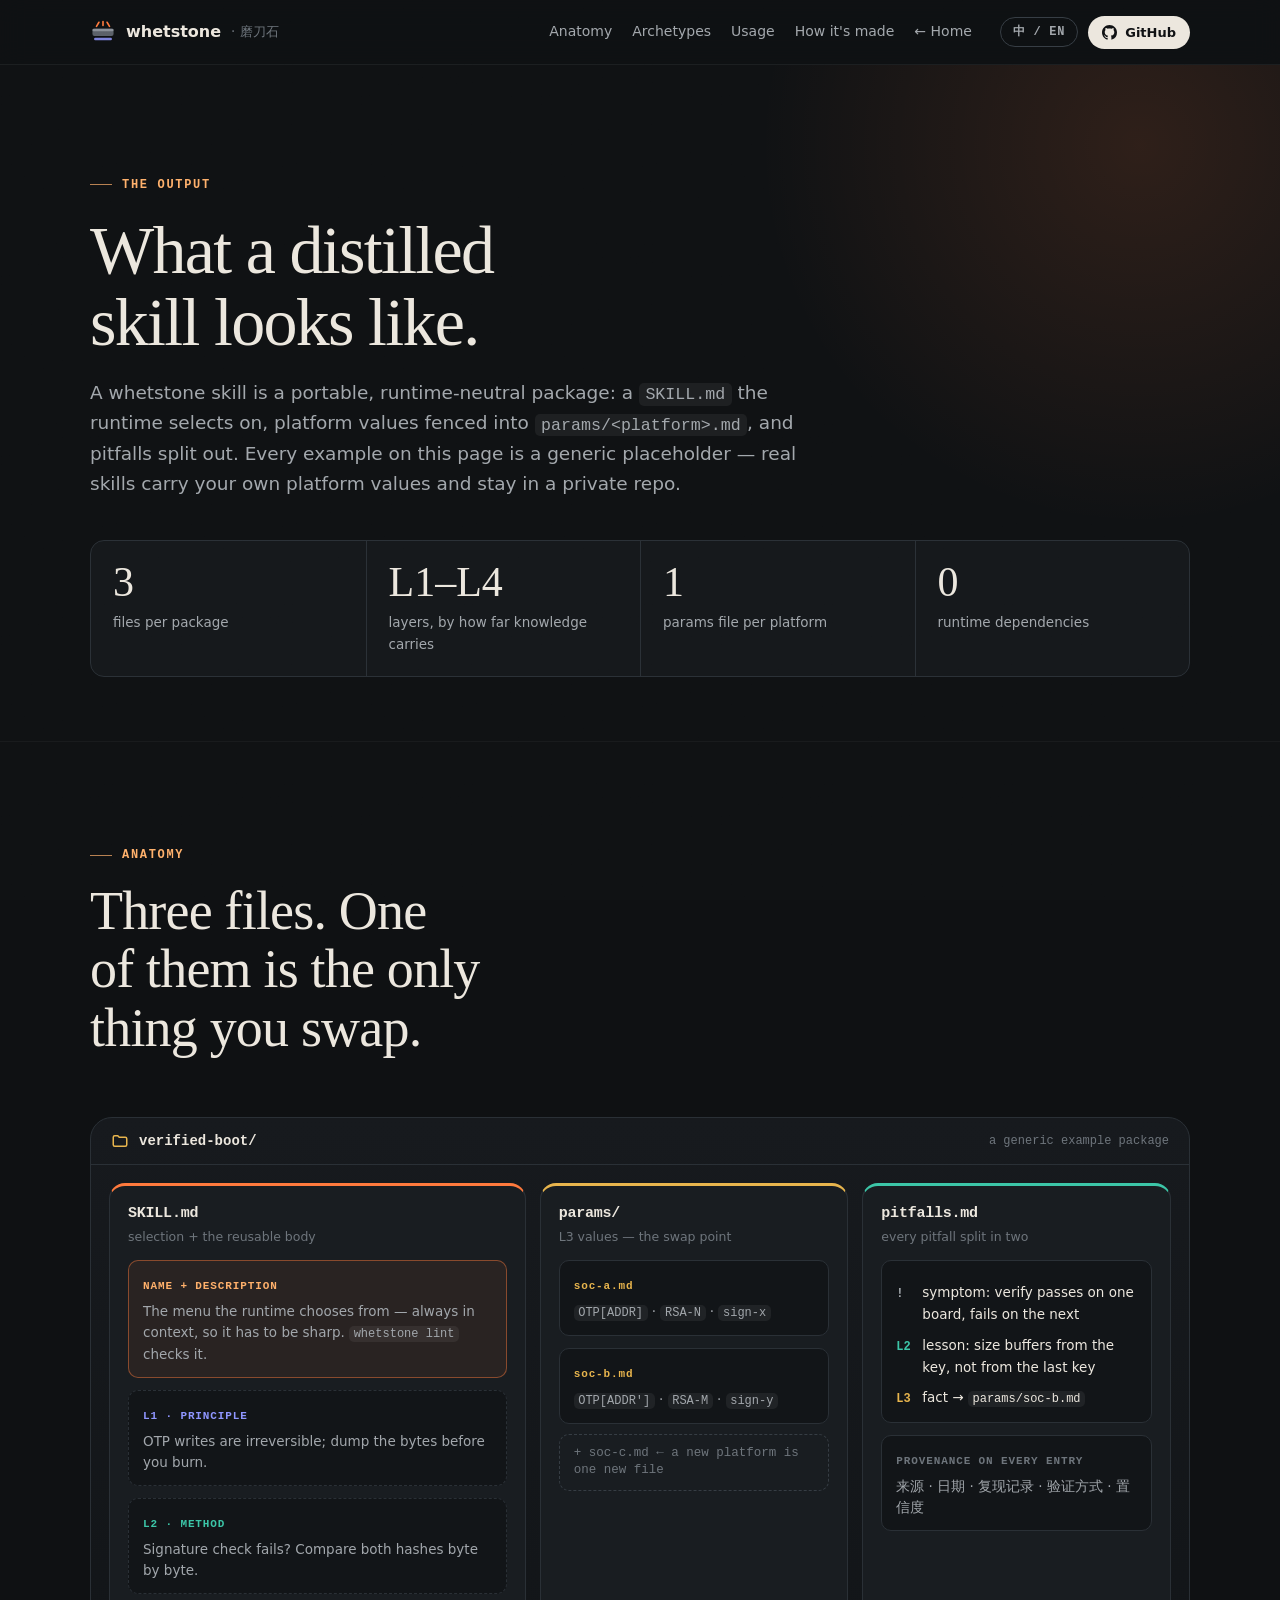
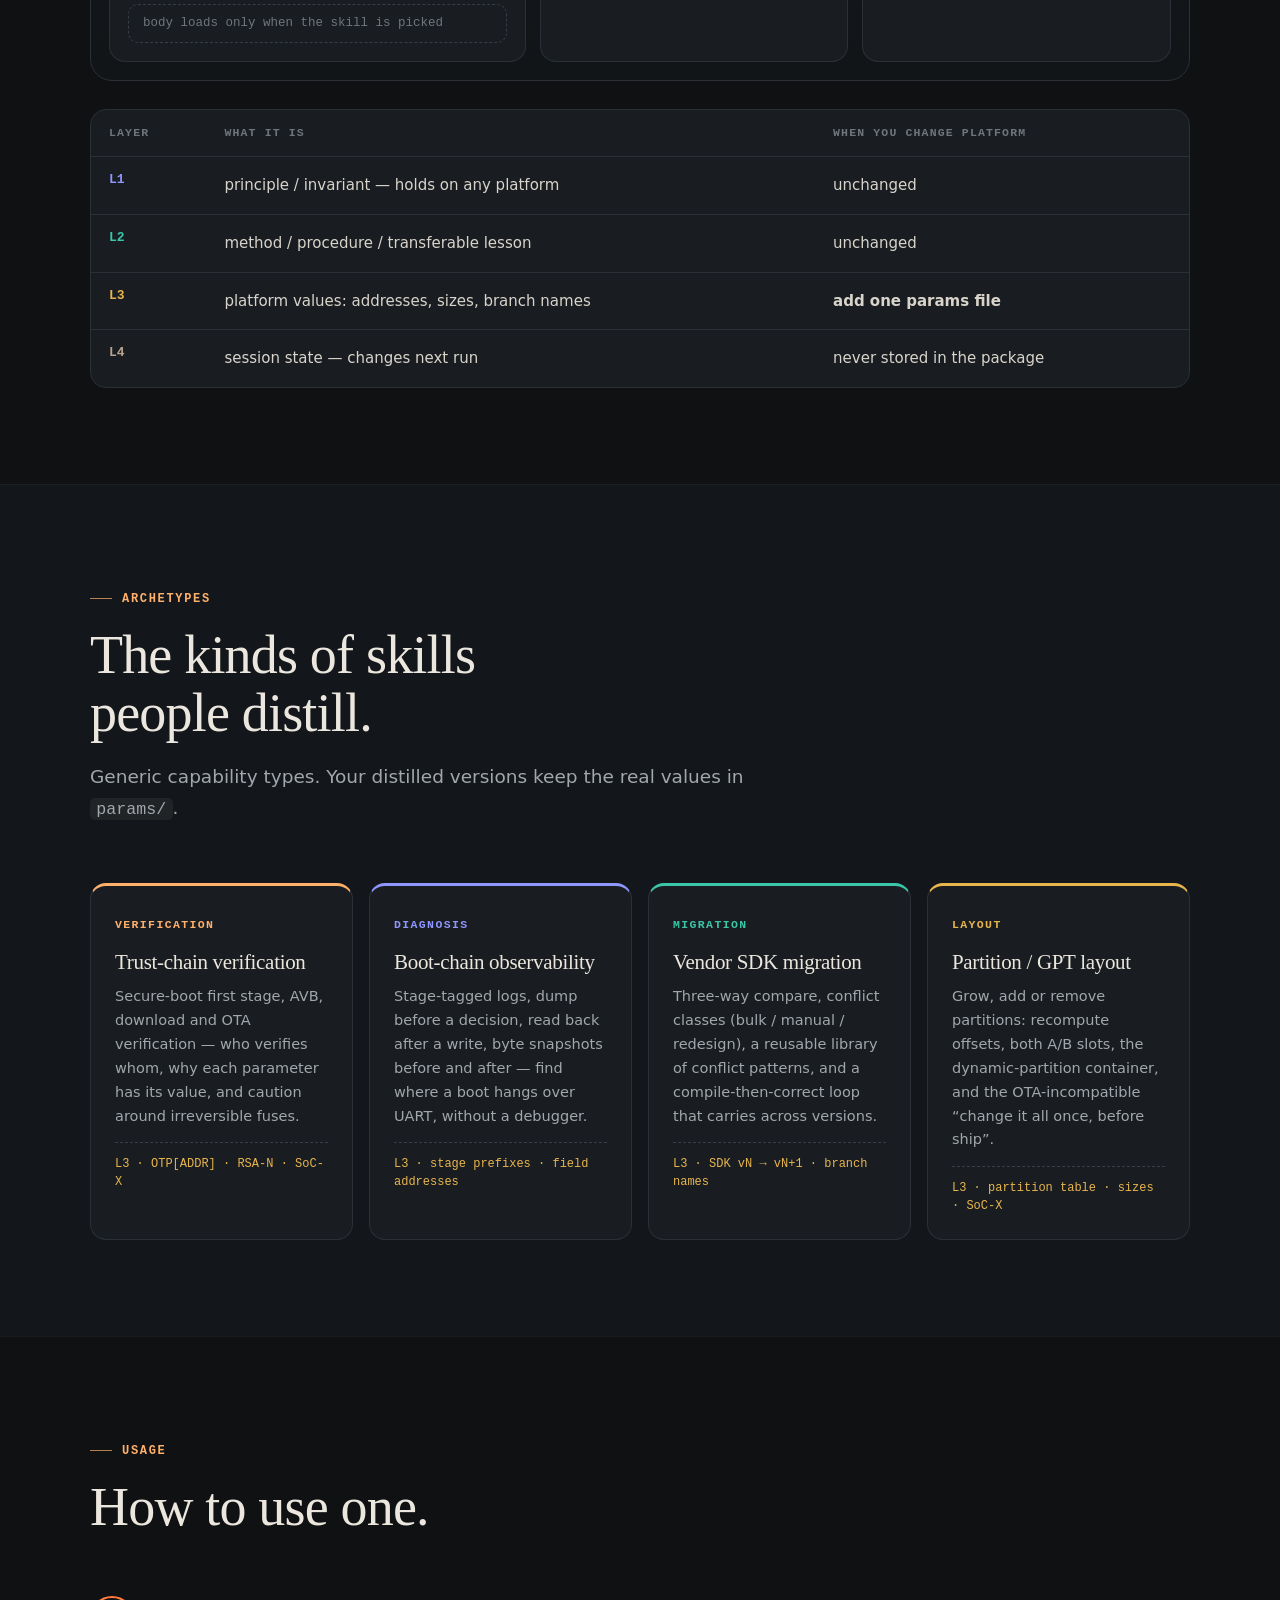
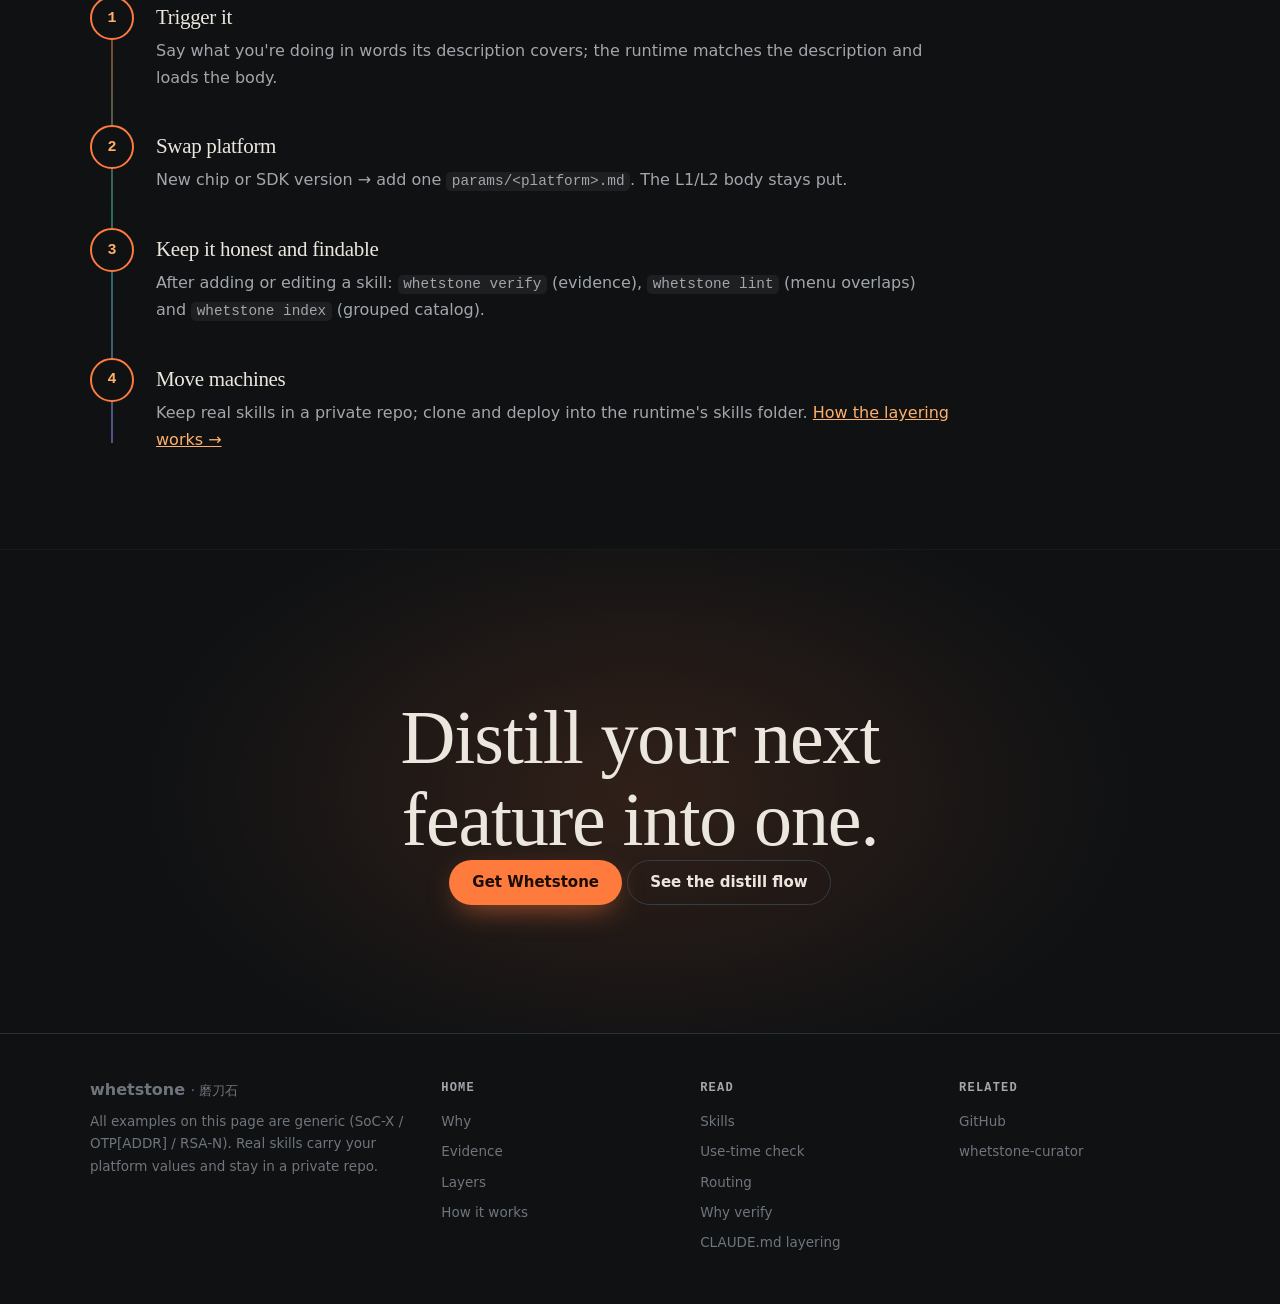
<file: docs/skills.html>
<!doctype html>
<html lang="en" data-lang="en">
<head>
<meta charset="utf-8">
<meta name="viewport" content="width=device-width, initial-scale=1, viewport-fit=cover">
<title>What a distilled skill looks like — Whetstone</title>
<meta name="description" content="What a whetstone-distilled Agent Skill looks like: a SKILL.md the runtime selects on, platform values in params/, pitfalls split out — archetypes and usage.">
<meta name="theme-color" content="#0f1113">
<meta property="og:title" content="What a distilled skill looks like">
<meta property="og:description" content="A portable Agent Skill package: SKILL.md + params/<platform>.md + pitfalls.md. Archetypes and how to use one.">
<meta property="og:url" content="https://doc.tbusos.com/whetstone/skills.html">
<meta property="og:image" content="https://doc.tbusos.com/whetstone/assets/og-home.png">
<meta property="og:image:width" content="2400">
<meta property="og:image:height" content="1260">
<meta property="og:type" content="website">
<meta name="twitter:card" content="summary_large_image">
<meta name="twitter:image" content="https://doc.tbusos.com/whetstone/assets/og-home.png">
<script>(function(){var h=document.documentElement,l='en';h.classList.add('js');try{var q=new URLSearchParams(location.search).get('lang'),s=localStorage.getItem('whetstone-lang');l=(q==='zh'||q==='en')?q:(s==='zh'||s==='en')?s:((navigator.language||'').toLowerCase().indexOf('zh')===0?'zh':'en');}catch(e){}h.setAttribute('data-lang',l);})();</script>
<link rel="stylesheet" href="assets/site.css">
<style>
.sec { padding-block: clamp(56px, 8vw, 96px); border-top: 1px solid rgba(255,255,255,.04); }
.stats4 { display: grid; grid-template-columns: repeat(4, 1fr); border: 1px solid var(--line); border-radius: var(--r); background: rgba(25,29,33,.6); margin-top: 40px; position: relative; }
.stats4 > div { padding: 20px 22px; }
.stats4 > div + div { border-left: 1px solid var(--line); }
.stats4 b { display: block; font: 500 clamp(30px, 3.4vw, 42px)/1 var(--serif); }
.stats4 span { display: block; margin-top: 8px; color: var(--muted); font-size: 13.5px; }
@media (max-width: 640px) { .stats4 { grid-template-columns: 1fr 1fr; } .stats4 > div:nth-child(3) { border-left: 0; } .stats4 > div:nth-child(n+3) { border-top: 1px solid var(--line); } }

/* package anatomy */
.pkg { border: 1px solid var(--line); border-radius: 22px; background: linear-gradient(180deg, #171a1e, #121518); overflow: hidden; }
.pkg-bar { display: flex; align-items: center; gap: 10px; padding: 14px 20px; border-bottom: 1px solid var(--line); font: 600 14px/1 var(--mono); }
.pkg-bar svg { flex: none; }
.pkg-bar small { margin-left: auto; color: var(--dim); font-weight: 500; font-size: 12px; }
.pkg-grid { display: grid; grid-template-columns: 1.35fr 1fr 1fr; gap: 14px; padding: 18px; }
.file { position: relative; border-radius: 16px; border: 1px solid var(--line); background: var(--panel); padding: 18px; border-top: 3px solid var(--fc); min-width: 0; }
.file h3 { font: 600 15px/1.3 var(--mono); }
.file .why { display: block; margin-top: 4px; color: var(--dim); font-size: 12.5px; }
.blk { margin-top: 12px; padding: 12px 14px; border-radius: 10px; background: #121518; border: 1px solid var(--line); font-size: 13.5px; }
.blk .t { font: 700 11px/1 var(--mono); letter-spacing: .08em; color: var(--bc, var(--muted)); text-transform: uppercase; }
html[data-lang="zh"] .blk .t { letter-spacing: .03em; }
.blk p { margin: 6px 0 0; color: var(--muted); line-height: 1.55; }
.blk code { font-size: 12px; }
.blk.menu { border-color: rgba(255,122,61,.45); background: rgba(255,122,61,.07); --bc: var(--ember-2); }
.blk.lazy { border-style: dashed; }
.pf-row { display: grid; grid-template-columns: 18px 1fr; gap: 8px; align-items: baseline; margin-top: 8px; }
.pf-row i { font-style: normal; font: 700 12px/1 var(--mono); color: var(--pc); }
.ghost { margin-top: 10px; padding: 10px 14px; border-radius: 10px; border: 1px dashed var(--line-2); color: var(--dim); font: 12.5px/1.4 var(--mono); }
@media (max-width: 960px) { .pkg-grid { grid-template-columns: 1fr; } }
.arche .card { --cc: var(--ac); border-top: 3px solid var(--ac); }
</style>
</head>
<body>

<nav class="nav" aria-label="Primary">
  <div class="wrap">
    <a class="brand" href="index.html">
      <svg width="26" height="26" viewBox="0 0 32 32" aria-hidden="true"><rect x="3" y="12" width="26" height="9" rx="2.5" fill="#5a6068"/><rect x="3" y="12" width="26" height="3" rx="1.5" fill="#8a9098"/><path d="M8 9l3-5M16 8V3M24 9l-3-5" stroke="#ff7a3d" stroke-width="2" stroke-linecap="round"/><rect x="5" y="23" width="22" height="3" rx="1.5" fill="#8f96ff" opacity=".85"/></svg>
      whetstone <small lang="zh-CN">· 磨刀石</small>
    </a>
    <div class="nav-links">
      <a href="#anatomy"><span class="en">Anatomy</span><span class="zh">结构</span></a>
      <a href="#archetypes"><span class="en">Archetypes</span><span class="zh">类型</span></a>
      <a href="#usage"><span class="en">Usage</span><span class="zh">用法</span></a>
      <a href="index.html#flow"><span class="en">How it's made</span><span class="zh">怎么蒸出来</span></a>
      <a href="index.html"><span class="en">← Home</span><span class="zh">← 首页</span></a>
    </div>
    <div class="nav-act">
      <button type="button" class="lang" aria-label="Switch language / 切换语言">中 / EN</button>
      <a class="gh" href="https://github.com/TbusOS/whetstone"><svg width="15" height="15" viewBox="0 0 16 16" fill="currentColor" aria-hidden="true"><path d="M8 0C3.58 0 0 3.58 0 8c0 3.54 2.29 6.53 5.47 7.59.4.07.55-.17.55-.38 0-.19-.01-.82-.01-1.49-2.01.37-2.53-.49-2.69-.94-.09-.23-.48-.94-.82-1.13-.28-.15-.68-.52-.01-.53.63-.01 1.08.58 1.23.82.72 1.21 1.87.87 2.33.66.07-.52.28-.87.51-1.07-1.78-.2-3.64-.89-3.64-3.95 0-.87.31-1.59.82-2.15-.08-.2-.36-1.02.08-2.12 0 0 .67-.21 2.2.82.64-.18 1.32-.27 2-.27.68 0 1.36.09 2 .27 1.53-1.04 2.2-.82 2.2-.82.44 1.1.16 1.92.08 2.12.51.56.82 1.27.82 2.15 0 3.07-1.87 3.75-3.65 3.95.29.25.54.73.54 1.48 0 1.07-.01 1.93-.01 2.2 0 .21.15.46.55.38A8.013 8.013 0 0016 8c0-4.42-3.58-8-8-8z"/></svg>GitHub</a>
    </div>
  </div>
</nav>

<header class="page-hero">
  <div class="wrap">
    <span class="kicker"><span class="en">The output</span><span class="zh">产物</span></span>
    <h1><span class="en">What a distilled skill looks like.</span><span class="zh">蒸出来的 skill 长什么样。</span></h1>
    <p class="lede">
      <span class="en">A whetstone skill is a portable, runtime-neutral package: a <code>SKILL.md</code> the runtime selects on, platform values fenced into <code>params/&lt;platform&gt;.md</code>, and pitfalls split out. Every example on this page is a generic placeholder — real skills carry your own platform values and stay in a private repo.</span>
      <span class="zh">whetstone 的 skill 是一个可移植、跟 runtime 无关的包：一份 runtime 据以挑选的 <code>SKILL.md</code>，隔离到 <code>params/&lt;platform&gt;.md</code> 的平台值，以及单独拆出来的坑库。本页所有例子都是通用占位 —— 真实 skill 带着你自己的平台值，放在私有仓里。</span>
    </p>
    <div class="stats4 rv">
      <div><b>3</b><span class="en">files per package</span><span class="zh">个文件 / 包</span></div>
      <div><b>L1–L4</b><span class="en">layers, by how far knowledge carries</span><span class="zh">按知识能走多远分层</span></div>
      <div><b>1</b><span class="en">params file per platform</span><span class="zh">个平台一份 params</span></div>
      <div><b>0</b><span class="en">runtime dependencies</span><span class="zh">运行时依赖</span></div>
    </div>
  </div>
</header>

<main>
  <section class="sec" id="anatomy">
    <div class="wrap">
      <div class="sec-head rv">
        <span class="kicker"><span class="en">Anatomy</span><span class="zh">结构</span></span>
        <h2><span class="en">Three files. One of them is the only thing you swap.</span><span class="zh">三个文件，换平台只换其中一个。</span></h2>
      </div>
      <figure class="pkg rv" style="margin:0">
        <div class="pkg-bar">
          <svg width="18" height="18" viewBox="0 0 24 24" fill="none" stroke="#e8b54d" stroke-width="2" aria-hidden="true"><path d="M3 7a2 2 0 012-2h4l2 2h8a2 2 0 012 2v8a2 2 0 01-2 2H5a2 2 0 01-2-2z"/></svg>
          verified-boot/ <small><span class="en">a generic example package</span><span class="zh">一个通用示例包</span></small>
        </div>
        <div class="pkg-grid">
          <div class="file" style="--fc:var(--ember)">
            <h3>SKILL.md</h3><span class="why"><span class="en">selection + the reusable body</span><span class="zh">供挑选的入口 + 可复用的正文</span></span>
            <div class="blk menu"><span class="t">name + description</span><p><span class="en">The menu the runtime chooses from — always in context, so it has to be sharp. <code>whetstone lint</code> checks it.</span><span class="zh">runtime 用来挑选的菜单 —— 一直在上下文里，所以必须写得清楚。<code>whetstone lint</code> 检查它。</span></p></div>
            <div class="blk lazy" style="--bc:var(--l1)"><span class="t">L1 · <span class="en">principle</span><span class="zh">原理</span></span><p><span class="en">OTP writes are irreversible; dump the bytes before you burn.</span><span class="zh">OTP 烧入不可逆，烧之前先 dump 字节。</span></p></div>
            <div class="blk lazy" style="--bc:var(--l2)"><span class="t">L2 · <span class="en">method</span><span class="zh">做法</span></span><p><span class="en">Signature check fails? Compare both hashes byte by byte.</span><span class="zh">验签不过？两端 hash 逐字节比。</span></p></div>
            <div class="ghost"><span class="en">body loads only when the skill is picked</span><span class="zh">正文只在被选中时加载</span></div>
          </div>
          <div class="file" style="--fc:var(--l3)">
            <h3>params/</h3><span class="why"><span class="en">L3 values — the swap point</span><span class="zh">L3 平台值 —— 换平台就换这里</span></span>
            <div class="blk" style="--bc:var(--l3)"><span class="t" style="text-transform:none">soc-a.md</span><p><code>OTP[ADDR]</code> · <code>RSA-N</code> · <code>sign-x</code></p></div>
            <div class="blk" style="--bc:var(--l3)"><span class="t" style="text-transform:none">soc-b.md</span><p><code>OTP[ADDR']</code> · <code>RSA-M</code> · <code>sign-y</code></p></div>
            <div class="ghost">+ soc-c.md <span class="en">← a new platform is one new file</span><span class="zh">← 新平台就是新加一个文件</span></div>
          </div>
          <div class="file" style="--fc:var(--l2)">
            <h3>pitfalls.md</h3><span class="why"><span class="en">every pitfall split in two</span><span class="zh">每个坑都拆成两半</span></span>
            <div class="blk">
              <div class="pf-row" style="--pc:var(--muted)"><i>!</i><span><span class="en">symptom: verify passes on one board, fails on the next</span><span class="zh">现象：一块板验签通过，下一块失败</span></span></div>
              <div class="pf-row" style="--pc:var(--l2)"><i>L2</i><span><span class="en">lesson: size buffers from the key, not from the last key</span><span class="zh">教训：缓冲区按当前密钥定长，别按上一把</span></span></div>
              <div class="pf-row" style="--pc:var(--l3)"><i>L3</i><span><span class="en">fact → <code>params/soc-b.md</code></span><span class="zh">事实 → <code>params/soc-b.md</code></span></span></div>
            </div>
            <div class="blk" style="--bc:var(--dim)"><span class="t"><span class="en">provenance on every entry</span><span class="zh">每条都带溯源</span></span><p>来源 · 日期 · 复现记录 · 验证方式 · 置信度</p></div>
          </div>
        </div>
      </figure>

      <div class="tbl-wrap rv" style="margin-top:28px">
        <table class="tbl">
          <thead><tr><th><span class="en">Layer</span><span class="zh">层</span></th><th><span class="en">What it is</span><span class="zh">是什么</span></th><th><span class="en">When you change platform</span><span class="zh">换平台时</span></th></tr></thead>
          <tbody>
            <tr><td class="tag-lv c-l1">L1</td><td><span class="en">principle / invariant — holds on any platform</span><span class="zh">原理 / 不变量 —— 任何平台成立</span></td><td><span class="en">unchanged</span><span class="zh">不动</span></td></tr>
            <tr><td class="tag-lv c-l2">L2</td><td><span class="en">method / procedure / transferable lesson</span><span class="zh">做法 / 流程 / 可迁移的教训</span></td><td><span class="en">unchanged</span><span class="zh">不动</span></td></tr>
            <tr><td class="tag-lv c-l3">L3</td><td><span class="en">platform values: addresses, sizes, branch names</span><span class="zh">平台值：地址、尺寸、分支名</span></td><td><b><span class="en">add one params file</span><span class="zh">加一份 params</span></b></td></tr>
            <tr><td class="tag-lv c-l4">L4</td><td><span class="en">session state — changes next run</span><span class="zh">会话状态 —— 下次就变</span></td><td><span class="en">never stored in the package</span><span class="zh">不进包</span></td></tr>
          </tbody>
        </table>
      </div>
    </div>
  </section>

  <section class="sec" id="archetypes" style="background:var(--bg-2)">
    <div class="wrap">
      <div class="sec-head rv">
        <span class="kicker"><span class="en">Archetypes</span><span class="zh">类型</span></span>
        <h2><span class="en">The kinds of skills people distill.</span><span class="zh">能蒸出哪几类 skill。</span></h2>
        <p class="lede"><span class="en">Generic capability types. Your distilled versions keep the real values in <code>params/</code>.</span><span class="zh">通用的能力类型。你蒸出来的版本把真实值放在 <code>params/</code> 里。</span></p>
      </div>
      <div class="cards arche">
        <div class="card rv" style="--ac:var(--ember-2)"><span class="k"><span class="en">Verification</span><span class="zh">验证</span></span><h3><span class="en">Trust-chain verification</span><span class="zh">信任链验签</span></h3><p><span class="en">Secure-boot first stage, AVB, download and OTA verification — who verifies whom, why each parameter has its value, and caution around irreversible fuses.</span><span class="zh">安全启动一级验签、AVB、下载验签、OTA 验签 —— 谁验谁、每个参数为什么是这个值、不可逆熔丝要多小心。</span></p><span class="foot-l3">L3 · OTP[ADDR] · RSA-N · SoC-X</span></div>
        <div class="card rv d1" style="--ac:var(--l1)"><span class="k"><span class="en">Diagnosis</span><span class="zh">诊断</span></span><h3><span class="en">Boot-chain observability</span><span class="zh">启动链可观测性</span></h3><p><span class="en">Stage-tagged logs, dump before a decision, read back after a write, byte snapshots before and after — find where a boot hangs over UART, without a debugger.</span><span class="zh">统一的阶段标记、决策前先 dump、写完立刻读回、前后字节快照 —— 没有调试器时，靠 UART 定位卡在哪一级。</span></p><span class="foot-l3">L3 · stage prefixes · field addresses</span></div>
        <div class="card rv d2" style="--ac:var(--l2)"><span class="k"><span class="en">Migration</span><span class="zh">迁移</span></span><h3><span class="en">Vendor SDK migration</span><span class="zh">厂商 SDK 迁移</span></h3><p><span class="en">Three-way compare, conflict classes (bulk / manual / redesign), a reusable library of conflict patterns, and a compile-then-correct loop that carries across versions.</span><span class="zh">三方对比、冲突分类（批量 / 人工 / 重新设计）、可复用的冲突模式库、编译后逐轮自纠 —— 跨版本复用。</span></p><span class="foot-l3">L3 · SDK vN → vN+1 · branch names</span></div>
        <div class="card rv d3" style="--ac:var(--l3)"><span class="k"><span class="en">Layout</span><span class="zh">布局</span></span><h3><span class="en">Partition / GPT layout</span><span class="zh">分区 / GPT 布局</span></h3><p><span class="en">Grow, add or remove partitions: recompute offsets, both A/B slots, the dynamic-partition container, and the OTA-incompatible “change it all once, before ship”.</span><span class="zh">扩、增、删分区：重算 offset、A/B 两个槽、动态分区容器，以及跟 OTA 不兼容所以「出货前一次改完」。</span></p><span class="foot-l3">L3 · partition table · sizes · SoC-X</span></div>
      </div>
    </div>
  </section>

  <section class="sec" id="usage">
    <div class="wrap">
      <div class="sec-head rv">
        <span class="kicker"><span class="en">Usage</span><span class="zh">用法</span></span>
        <h2><span class="en">How to use one.</span><span class="zh">怎么用一个 skill。</span></h2>
      </div>
      <ol class="tl-list">
        <li class="rv"><span class="k">1</span><div><h3><span class="en">Trigger it</span><span class="zh">触发</span></h3><p><span class="en">Say what you're doing in words its description covers; the runtime matches the description and loads the body.</span><span class="zh">用它 description 里覆盖到的说法描述你在做的事，runtime 按 description 匹配后加载正文。</span></p></div></li>
        <li class="rv"><span class="k">2</span><div><h3><span class="en">Swap platform</span><span class="zh">换平台</span></h3><p><span class="en">New chip or SDK version → add one <code>params/&lt;platform&gt;.md</code>. The L1/L2 body stays put.</span><span class="zh">换芯片或 SDK 版本 → 加一份 <code>params/&lt;platform&gt;.md</code>,L1/L2 正文不动。</span></p></div></li>
        <li class="rv"><span class="k">3</span><div><h3><span class="en">Keep it honest and findable</span><span class="zh">保持可信、好找</span></h3><p><span class="en">After adding or editing a skill: <code>whetstone verify</code> (evidence), <code>whetstone lint</code> (menu overlaps) and <code>whetstone index</code> (grouped catalog).</span><span class="zh">新增或修改 skill 后跑：<code>whetstone verify</code>（证据）、<code>whetstone lint</code>（菜单重叠）、<code>whetstone index</code>（分组目录）。</span></p></div></li>
        <li class="rv"><span class="k">4</span><div><h3><span class="en">Move machines</span><span class="zh">换机器</span></h3><p><span class="en">Keep real skills in a private repo; clone and deploy into the runtime's skills folder. <a href="claude-md-layering.html" style="color:var(--ember-2)">How the layering works →</a></span><span class="zh">真实 skill 放私有仓，clone 后 deploy 进 runtime 的 skills 目录。<a href="claude-md-layering.html" style="color:var(--ember-2)">分层是怎么设计的 →</a></span></p></div></li>
      </ol>
    </div>
  </section>

  <section class="final">
    <div class="wrap">
      <h2 class="rv"><span class="en">Distill your next feature into one.</span><span class="zh">把你下一个功能蒸成一个 skill。</span></h2>
      <div class="cta rv">
        <a class="btn btn--hot" href="https://github.com/TbusOS/whetstone"><span class="en">Get Whetstone</span><span class="zh">获取 Whetstone</span></a>
        <a class="btn btn--ghost" href="index.html#flow"><span class="en">See the distill flow</span><span class="zh">看蒸馏流程</span></a>
      </div>
    </div>
  </section>
</main>

<footer>
  <div class="wrap">
    <div class="foot">
      <div>
        <a class="brand" href="index.html" style="padding:0">whetstone <small lang="zh-CN">· 磨刀石</small></a>
        <p><span class="en">All examples on this page are generic (SoC-X / OTP[ADDR] / RSA-N). Real skills carry your platform values and stay in a private repo.</span><span class="zh">本页例子全是通用占位（SoC-X / OTP[ADDR] / RSA-N）。真实 skill 带你的平台值，留在私有仓。</span></p>
      </div>
      <div><h5><span class="en">Home</span><span class="zh">首页</span></h5><a href="index.html#why"><span class="en">Why</span><span class="zh">为什么</span></a><a href="index.html#evidence"><span class="en">Evidence</span><span class="zh">证据纪律</span></a><a href="index.html#layers"><span class="en">Layers</span><span class="zh">分层</span></a><a href="index.html#flow"><span class="en">How it works</span><span class="zh">流程</span></a></div>
      <div><h5><span class="en">Read</span><span class="zh">延伸阅读</span></h5><a href="skills.html"><span class="en">Skills</span><span class="zh">技能</span></a><a href="use-time-conflicts.html"><span class="en">Use-time check</span><span class="zh">用时纠错</span></a><a href="routing.html"><span class="en">Routing</span><span class="zh">经验路由</span></a><a href="why-verify.html"><span class="en">Why verify</span><span class="zh">为什么要 verify</span></a><a href="claude-md-layering.html"><span class="en">CLAUDE.md layering</span><span class="zh">CLAUDE.md 分层</span></a></div>
      <div><h5><span class="en">Related</span><span class="zh">相关</span></h5><a href="https://github.com/TbusOS/whetstone">GitHub</a><a href="https://github.com/TbusOS/whetstone-curator">whetstone-curator</a></div>
    </div>
  </div>
</footer>

<script src="assets/site.js"></script>
</body>
</html>
</file>
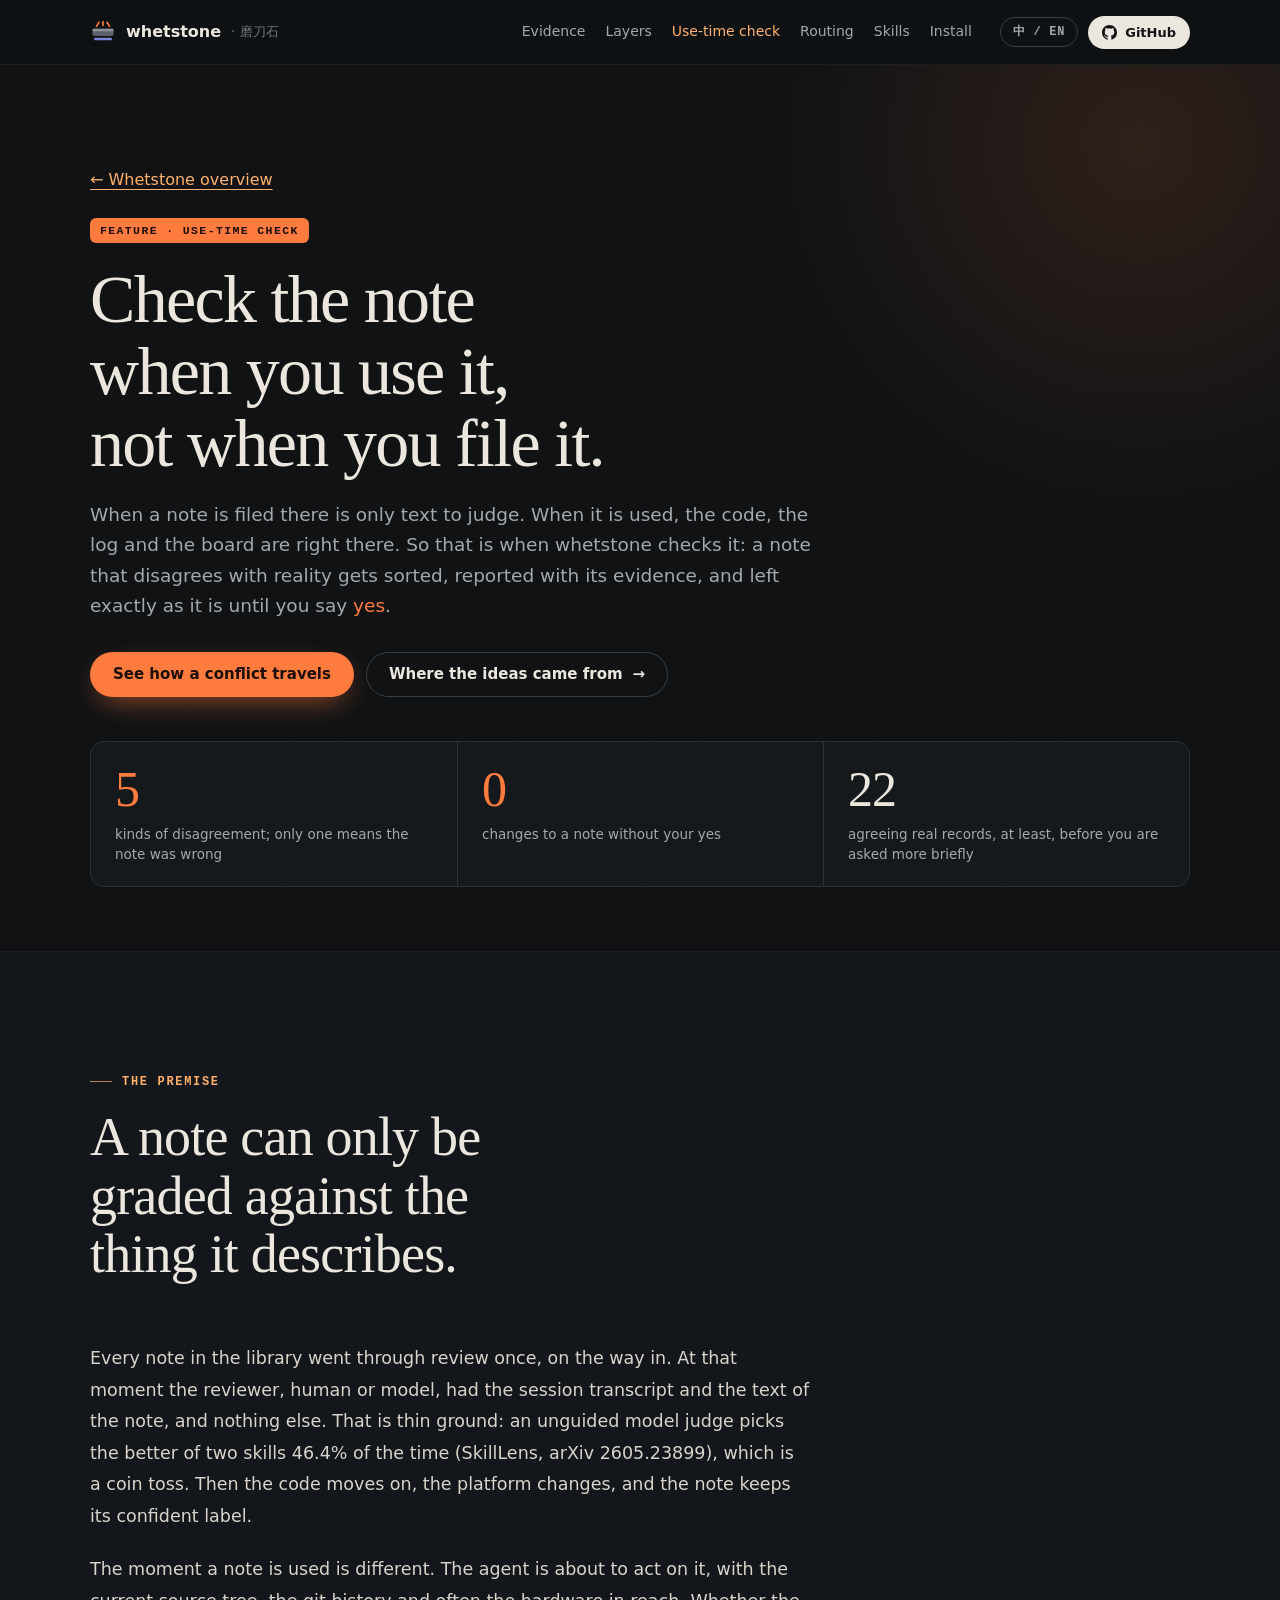
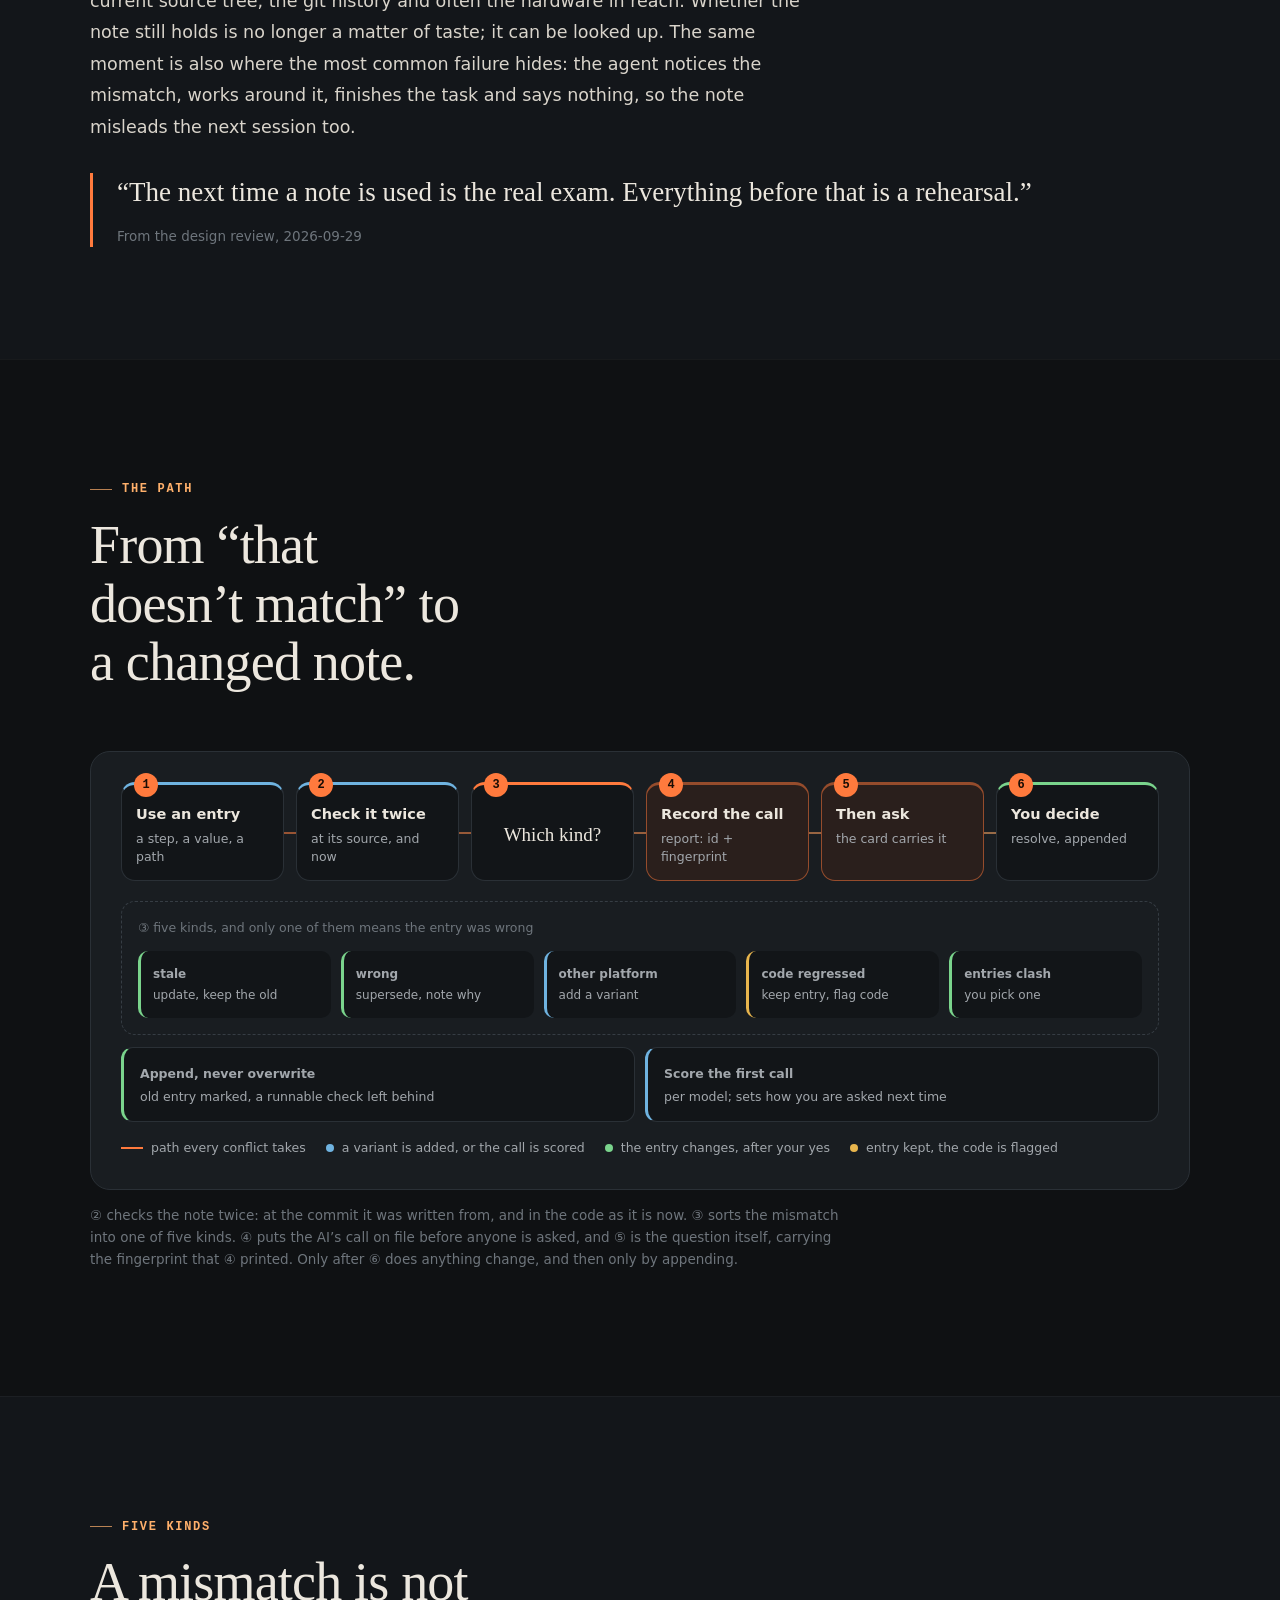
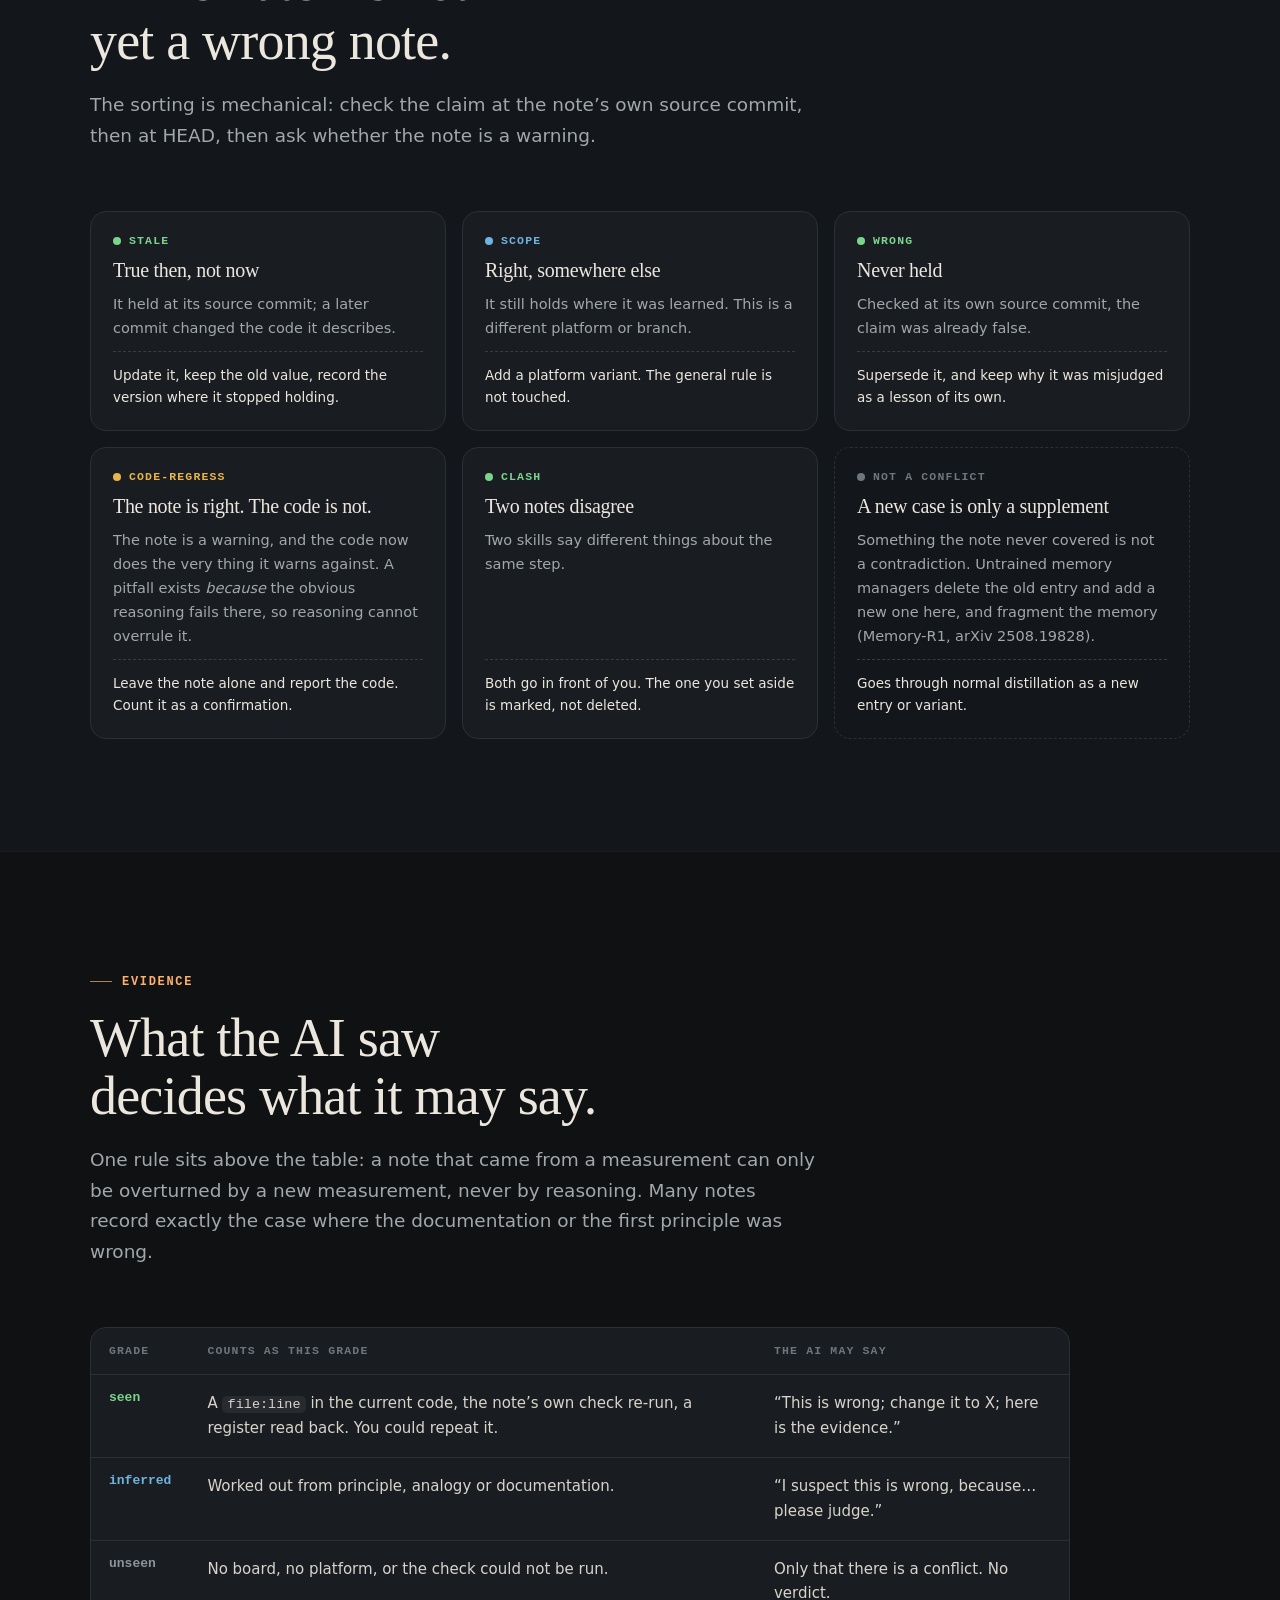
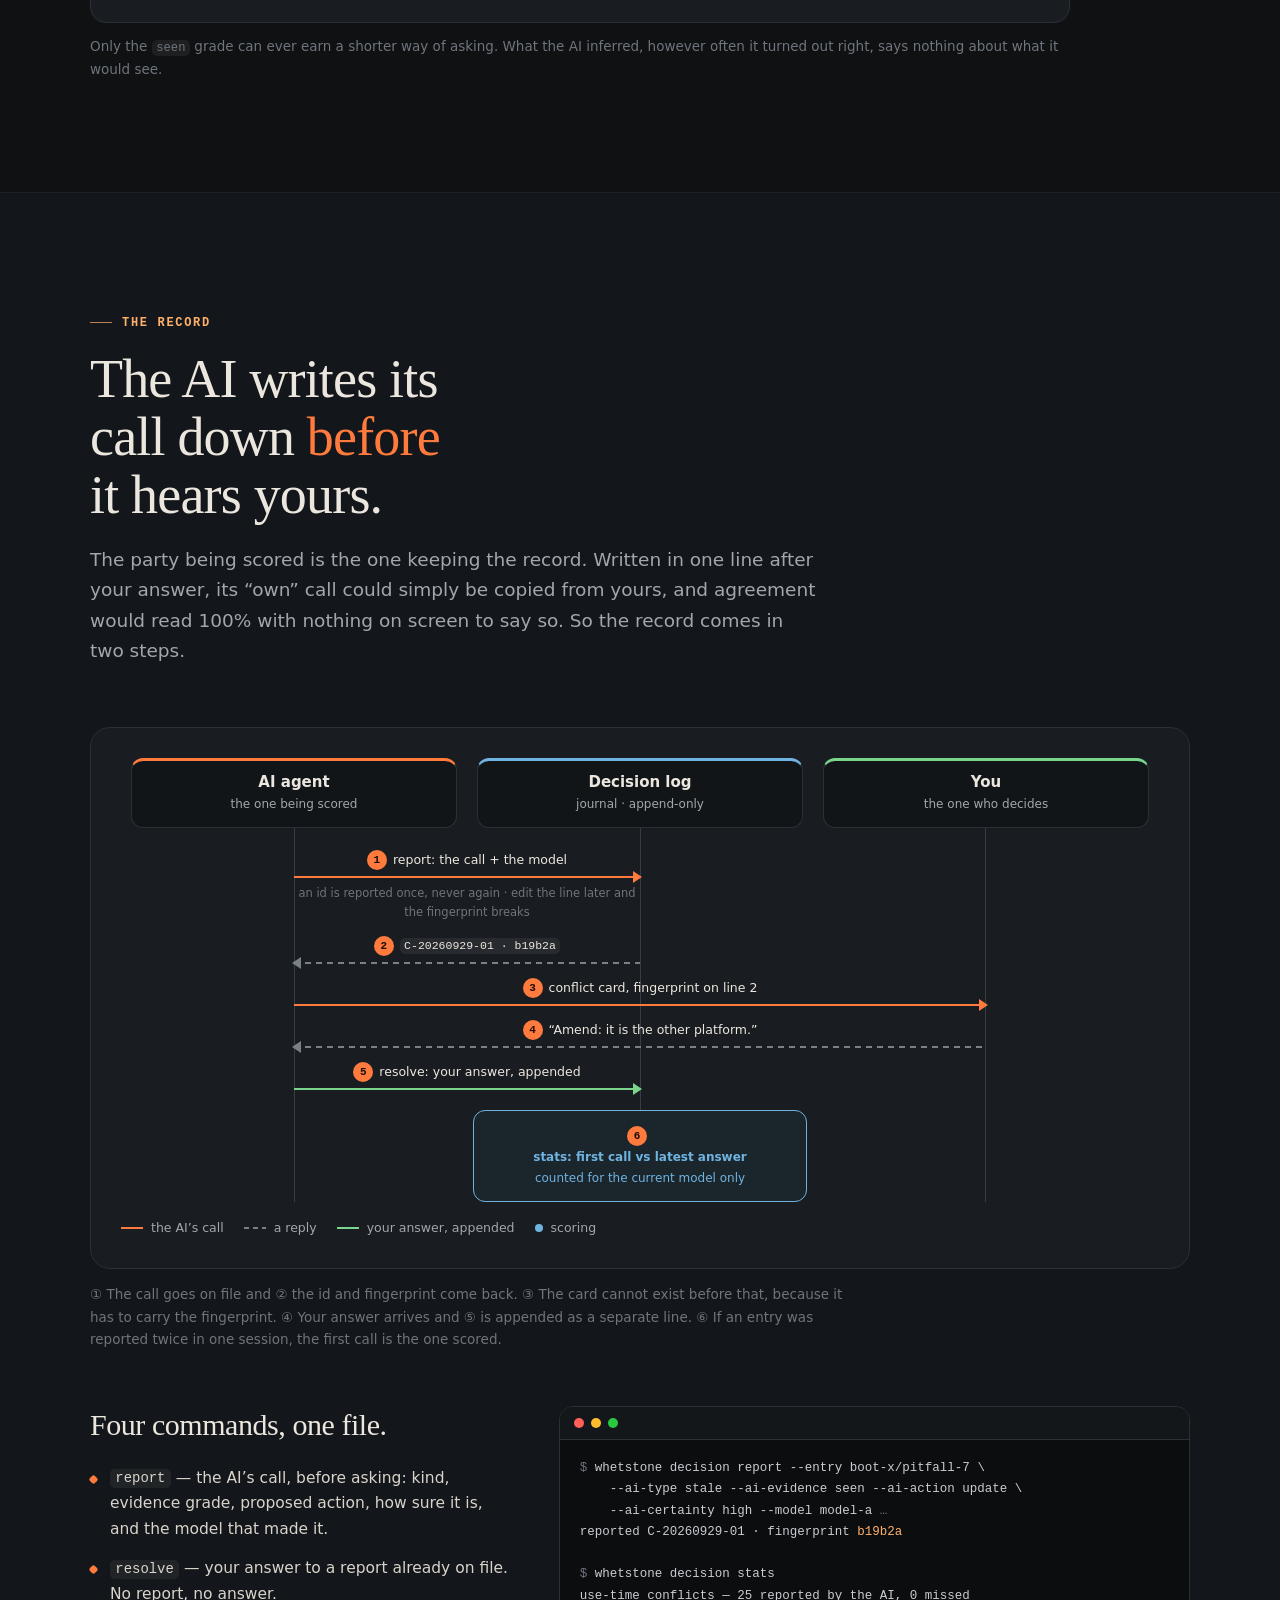
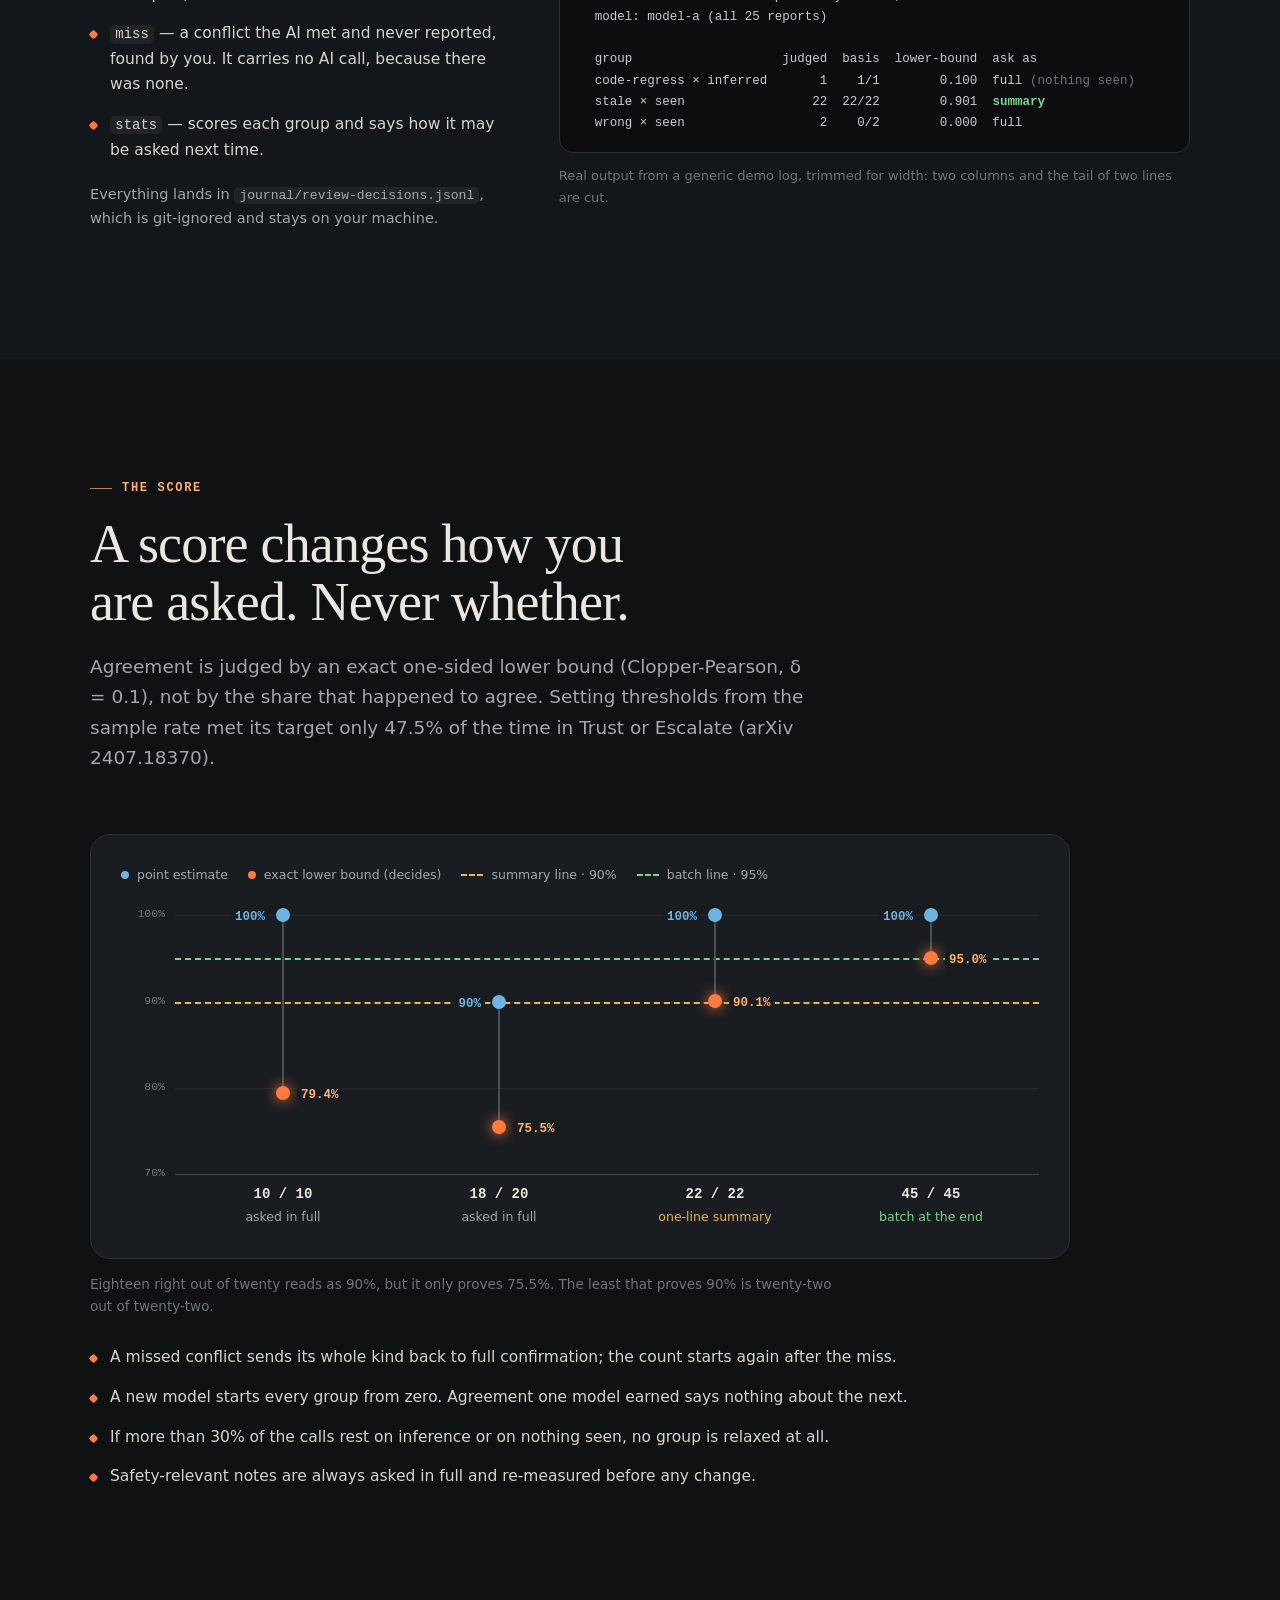
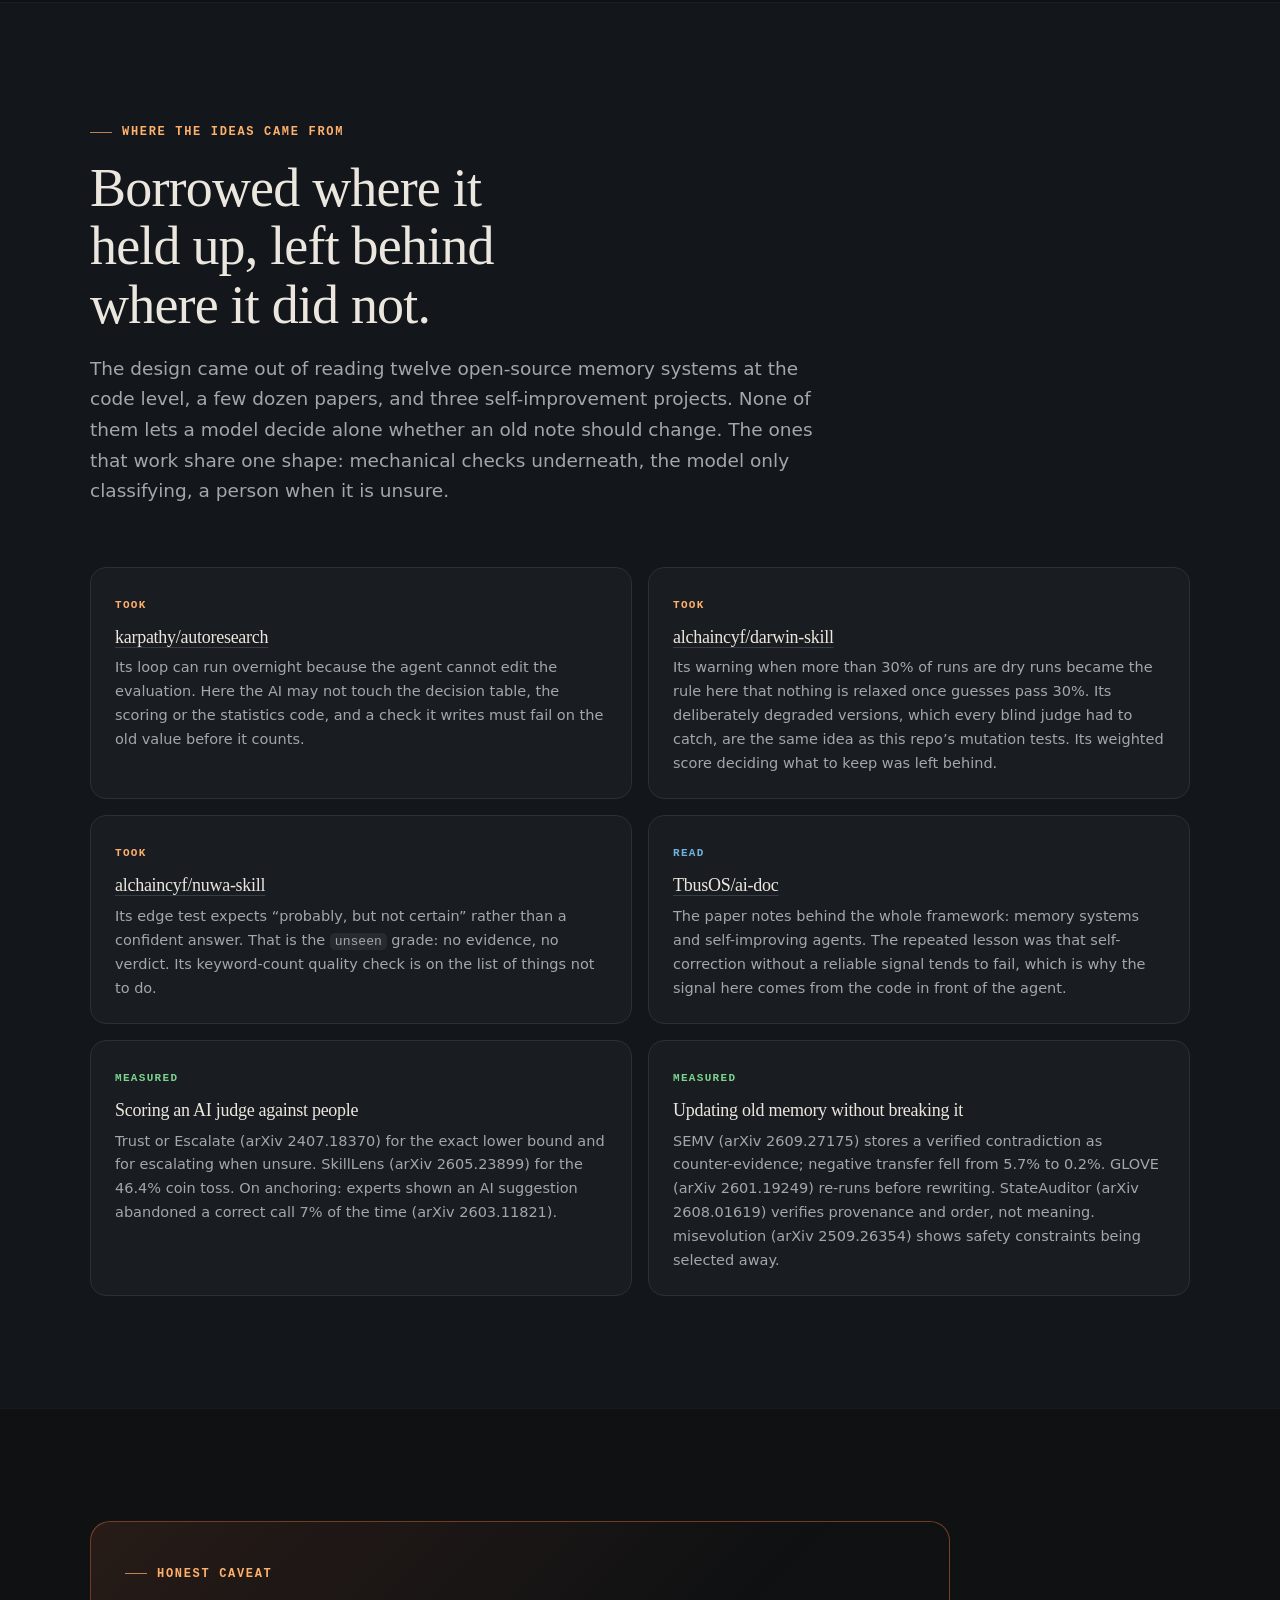
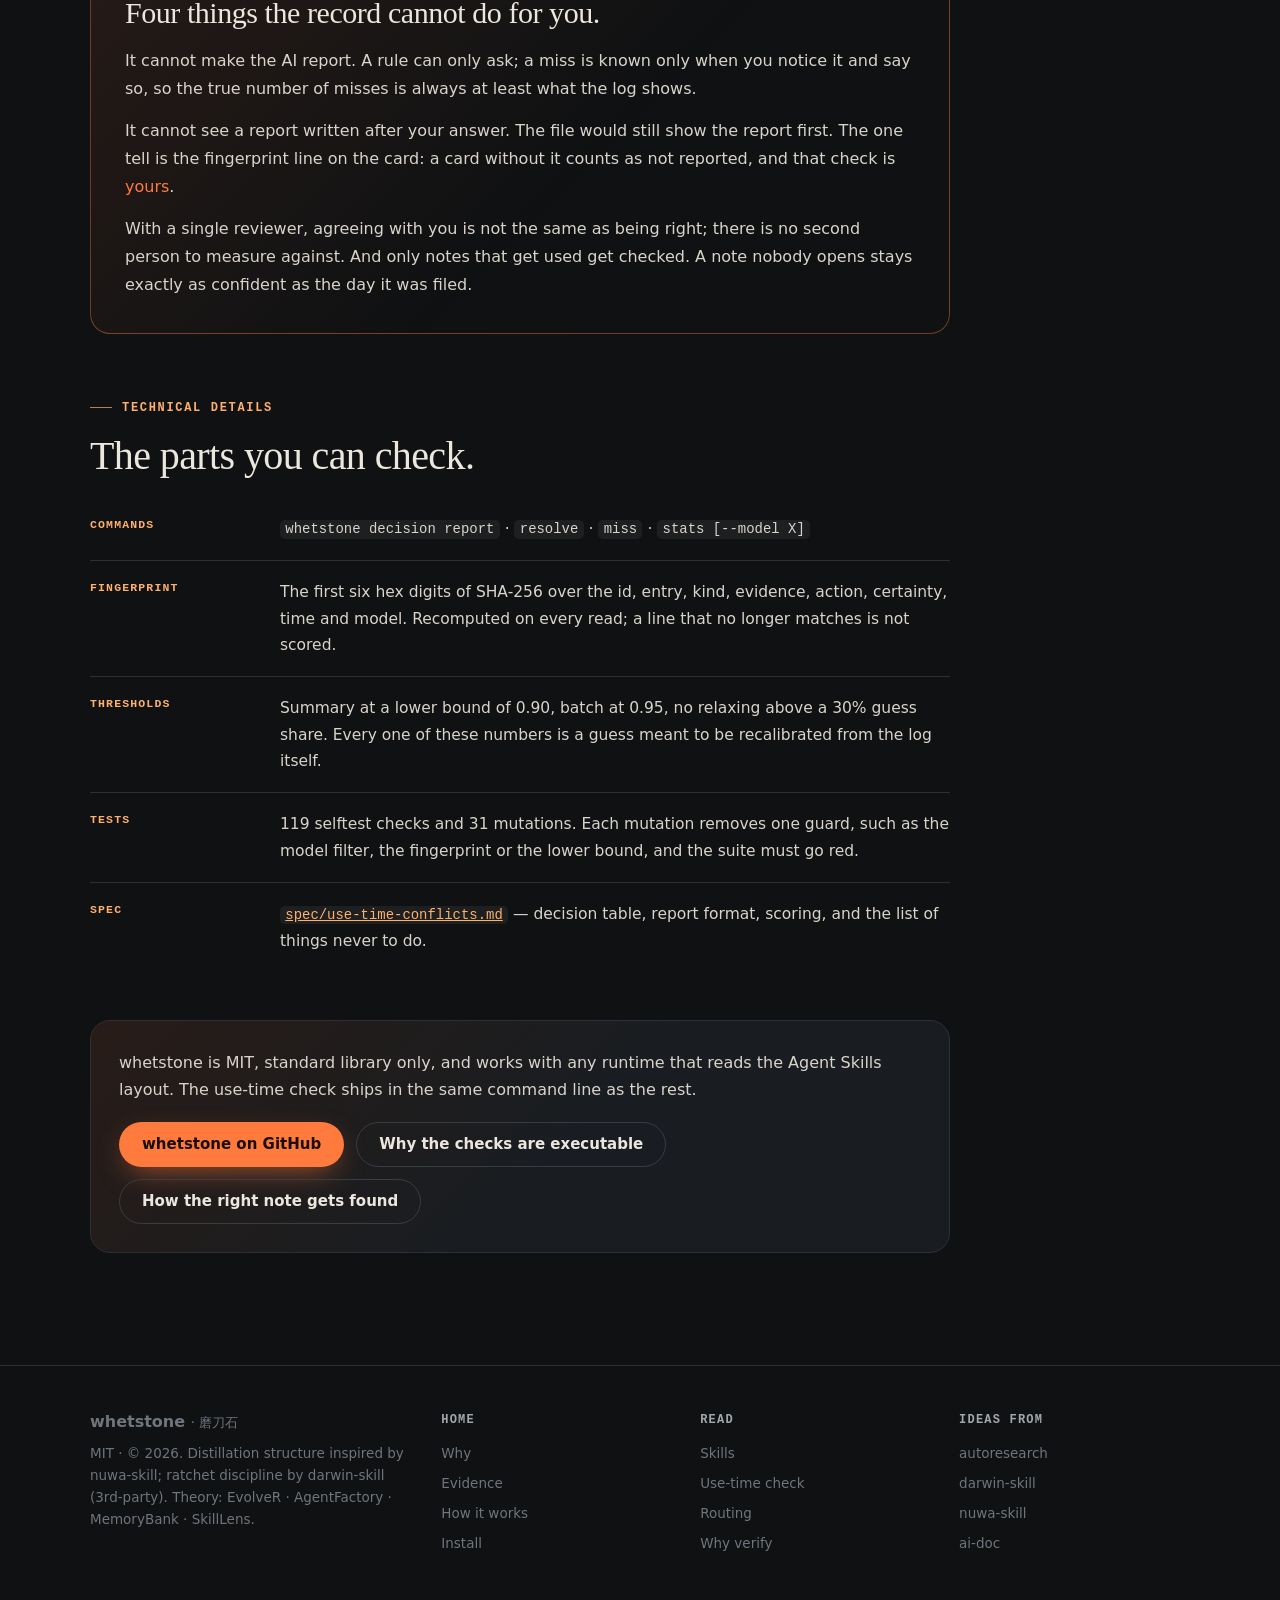
<file: docs/use-time-conflicts.html>
<!doctype html>
<html lang="en" data-lang="en">
<head>
<meta charset="utf-8">
<meta name="viewport" content="width=device-width, initial-scale=1, viewport-fit=cover">
<title>Check a note when you use it — Whetstone</title>
<meta name="description" content="At use time the code and the board are right there. How whetstone catches a note that disagrees with reality and changes nothing until you say yes.">
<meta name="theme-color" content="#0f1113">
<meta property="og:title" content="Check a note when you use it, not when you file it">
<meta property="og:description" content="Five kinds of disagreement, three grades of evidence, a record the AI cannot rewrite after hearing your answer, and a score that starts from zero when the model changes.">
<meta property="og:url" content="https://doc.tbusos.com/whetstone/use-time-conflicts.html">
<meta property="og:image" content="https://doc.tbusos.com/whetstone/assets/og-home.png">
<meta property="og:image:width" content="2400">
<meta property="og:image:height" content="1260">
<meta property="og:type" content="article">
<meta name="twitter:card" content="summary_large_image">
<meta name="twitter:image" content="https://doc.tbusos.com/whetstone/assets/og-home.png">
<script>(function(){var h=document.documentElement,l='en';h.classList.add('js');try{var q=new URLSearchParams(location.search).get('lang'),s=localStorage.getItem('whetstone-lang');l=(q==='zh'||q==='en')?q:(s==='zh'||s==='en')?s:((navigator.language||'').toLowerCase().indexOf('zh')===0?'zh':'en');}catch(e){}h.setAttribute('data-lang',l);})();</script>
<link rel="stylesheet" href="assets/site.css">
<style>
:root { --gold: var(--l3); --green: var(--ok); --blue: #6fb3e0; }

/* conflict path */
.usteps { display: grid; grid-template-columns: repeat(6, 1fr); gap: 12px; position: relative; }
.usteps::before { content: ""; position: absolute; left: 6%; right: 6%; top: 50%; height: 2px; background: linear-gradient(90deg, var(--ember), var(--ember-2)); opacity: .55; }
.ustep { position: relative; z-index: 1; padding: 16px 14px 14px; border-radius: 14px; background: #121518; border: 1px solid var(--line); border-top: 3px solid var(--sc, var(--line-2)); min-width: 0; }
.ustep .no { position: absolute; top: -12px; left: 12px; width: 24px; height: 24px; border-radius: 50%; display: grid; place-items: center; background: var(--ember); color: #1a0d05; font: 700 12px/1 var(--mono); }
.ustep h4 { margin: 4px 0 0; font: 600 14.5px/1.3 var(--sans); color: var(--text); }
.ustep p { margin: 6px 0 0; font-size: 12.5px; line-height: 1.45; color: var(--muted); }
.ustep.hot { background: color-mix(in srgb, var(--ember) 10%, #121518); border-color: color-mix(in srgb, var(--ember) 50%, transparent); }
.ustep.which { display: grid; place-items: center; text-align: center; border-top-color: var(--ember); }
.ustep.which h4 { font: 500 19px/1.2 var(--serif); }
.ukinds { margin-top: 20px; padding: 16px; border-radius: 14px; border: 1px dashed var(--line-2); }
.ukinds > span { display: block; font-size: 12.5px; color: var(--dim); margin-bottom: 12px; }
.ukinds .row { display: grid; grid-template-columns: repeat(5, 1fr); gap: 10px; }
.uk { padding: 12px; border-radius: 10px; background: #121518; border-left: 3px solid var(--kc); }
.uk b { display: block; font: 600 13.5px/1.3 var(--sans); color: var(--text); }
.uk span { display: block; margin-top: 4px; font-size: 12px; color: var(--muted); }
.uouts { margin-top: 12px; display: grid; grid-template-columns: 1fr 1fr; gap: 10px; }
.uout { padding: 14px 16px; border-radius: 12px; background: #121518; border: 1px solid var(--line); border-left: 3px solid var(--kc); }
.uout b { display: block; font: 600 14px/1.3 var(--sans); color: var(--text); }
.uout span { display: block; margin-top: 4px; font-size: 12.5px; color: var(--muted); }
@media (max-width: 1000px) { .usteps { grid-template-columns: repeat(3, 1fr); row-gap: 22px; } .usteps::before { display: none; } .ukinds .row { grid-template-columns: repeat(3, 1fr); } }
@media (max-width: 600px) { .usteps, .ukinds .row, .uouts { grid-template-columns: 1fr; } }

/* two-step record: a sequence between three parties */
.seq { position: relative; display: grid; grid-template-columns: repeat(3, 1fr); row-gap: 14px; }
.seq::before { content: ""; position: absolute; inset: 70px 0 0 0; pointer-events: none;
  background: linear-gradient(var(--line-2), var(--line-2)) 16.66% 0 / 1px 100% no-repeat, linear-gradient(var(--line-2), var(--line-2)) 50% 0 / 1px 100% no-repeat, linear-gradient(var(--line-2), var(--line-2)) 83.33% 0 / 1px 100% no-repeat; }
.actor { margin: 0 10px 8px; padding: 12px 14px; border-radius: 12px; text-align: center; background: #121518; border: 1px solid var(--line); border-top: 3px solid var(--ac); position: relative; z-index: 1; }
.actor b { display: block; font: 600 15px/1.3 var(--sans); color: var(--text); }
.actor > span { display: block; margin-top: 3px; font-size: 12px; color: var(--muted); }
.msg { position: relative; z-index: 1; padding: 0 var(--pad); }
.msg.s12 { grid-column: 1 / 3; --pad: 25%; } .msg.s13 { grid-column: 1 / 4; --pad: 16.66%; } .msg.s23 { grid-column: 2 / 4; --pad: 25%; }
.msg .lab { display: block; text-align: center; font-size: 12.5px; color: var(--text); margin-bottom: 6px; line-height: 1.4; }
.msg .lab .n { display: inline-grid; place-items: center; width: 20px; height: 20px; margin-right: 6px; border-radius: 50%; background: var(--ember); color: #1a0d05; font: 700 11px/1 var(--mono); vertical-align: 1px; }
.msg .ln { position: relative; height: 2px; background: var(--mc, var(--ember)); }
.msg .ln::after { content: ""; position: absolute; right: -2px; top: -5px; border: 6px solid transparent; border-left: 9px solid var(--mc, var(--ember)); border-right: 0; }
.msg.rev .ln::after { right: auto; left: -2px; border-left: 0; border-right: 9px solid var(--mc, var(--ember)); }
.msg.dash .ln { background: repeating-linear-gradient(90deg, var(--mc) 0 6px, transparent 6px 11px); }
.msg .mnote { display: block; text-align: center; margin-top: 6px; font-size: 11.5px; color: var(--dim); }
.msg code { font-size: 11.5px; }
.stats-box { grid-column: 2 / 3; margin: 6px 6px 0; padding: 12px; border-radius: 12px; text-align: center; border: 1px solid var(--blue); background: color-mix(in srgb, var(--blue) 10%, #121518); position: relative; z-index: 1; }
.stats-box b { display: block; font: 600 13px/1.4 var(--sans); }
.stats-box span { display: block; margin-top: 3px; font-size: 12px; color: var(--blue); }
.stats-box .n { display: inline-grid; place-items: center; width: 20px; height: 20px; margin-right: 6px; border-radius: 50%; background: var(--ember); color: #1a0d05; font: 700 11px/1 var(--mono); }
.js .seq .msg, .js .seq .stats-box { opacity: 0; transform: translateY(6px); transition: opacity .5s, transform .5s; }
.js .seq.in .msg, .js .seq.in .stats-box { opacity: 1; transform: none; }
.js .seq.in > :nth-child(5) { transition-delay: .15s; } .js .seq.in > :nth-child(6) { transition-delay: .45s; } .js .seq.in > :nth-child(7) { transition-delay: .75s; }
.js .seq.in > :nth-child(8) { transition-delay: 1.05s; } .js .seq.in > :nth-child(9) { transition-delay: 1.35s; } .js .seq.in > :nth-child(10) { transition-delay: 1.65s; }
@media (max-width: 640px) { .actor { margin: 0 3px 8px; padding: 10px 6px; } .actor > span { display: none; } .msg .lab { font-size: 11.5px; } }

/* exact lower bound vs point estimate */
.db { position: relative; margin: 30px 0 0 54px; height: 260px; display: grid; grid-template-columns: repeat(4, 1fr); border-bottom: 1px solid var(--line-2); }
.db .grid { position: absolute; left: 0; right: 0; height: 0; border-top: 1px solid rgba(255,255,255,.05); }
.db .grid i { position: absolute; left: -54px; top: -8px; width: 44px; text-align: right; font: 11.5px/1 var(--mono); color: var(--dim); font-style: normal; }
.db .th { position: absolute; left: 0; right: 0; height: 0; border-top: 2px dashed var(--tc); }
.db .th > span { position: absolute; right: 6px; top: -20px; font-size: 12px; color: var(--tc); background: var(--panel); padding: 0 4px; white-space: nowrap; }
.dbc { position: relative; }
.dbc .stem { position: absolute; left: 50%; width: 2px; margin-left: -1px; background: #4a5058; top: calc((100 - var(--p)) / 30 * 100%); bottom: calc(100% - (100 - var(--lb)) / 30 * 100%); }
.dbc .pt, .dbc .lb { position: absolute; left: 50%; width: 14px; height: 14px; margin: -7px 0 0 -7px; border-radius: 50%; }
.dbc .pt { top: calc((100 - var(--p)) / 30 * 100%); background: var(--blue); }
.dbc .lb { top: calc((100 - var(--lb)) / 30 * 100%); background: var(--ember); box-shadow: 0 0 14px var(--ember); }
.dbc .pv, .dbc .lv { position: absolute; z-index: 1; font: 600 12.5px/1 var(--mono); white-space: nowrap; background: var(--panel); padding: 2px 4px; border-radius: 4px; }
.dbc .pv { right: calc(50% + 14px); top: calc((100 - var(--p)) / 30 * 100% - 6px); color: var(--blue); }
.dbc .lv { left: calc(50% + 14px); top: calc((100 - var(--lb)) / 30 * 100% - 6px); color: var(--ember-2); }
.js .dbc .lb, .js .dbc .stem, .js .dbc .lv { opacity: 0; transition: opacity .6s .4s; }
.js .in .dbc .lb, .js .in .dbc .stem, .js .in .dbc .lv { opacity: 1; }
.dbx { margin-left: 54px; display: grid; grid-template-columns: repeat(4, 1fr); text-align: center; padding-top: 12px; }
.dbx b { display: block; font: 600 14px/1 var(--mono); color: var(--text); }
.dbx span { display: block; margin-top: 6px; font-size: 12.5px; color: var(--tc, var(--muted)); }
@media (max-width: 560px) { .db, .dbx { margin-left: 40px; } .db .grid i { left: -42px; width: 36px; } .dbc .pv { display: none; } .dbx span { font-size: 11.5px; } }
</style>
</head>
<body>

<nav class="nav" aria-label="Primary">
  <div class="wrap">
    <a class="brand" href="index.html">
      <svg width="26" height="26" viewBox="0 0 32 32" aria-hidden="true"><rect x="3" y="12" width="26" height="9" rx="2.5" fill="#5a6068"/><rect x="3" y="12" width="26" height="3" rx="1.5" fill="#8a9098"/><path d="M8 9l3-5M16 8V3M24 9l-3-5" stroke="#ff7a3d" stroke-width="2" stroke-linecap="round"/><rect x="5" y="23" width="22" height="3" rx="1.5" fill="#8f96ff" opacity=".85"/></svg>
      whetstone <small lang="zh-CN">· 磨刀石</small>
    </a>
    <div class="nav-links">
      <a href="index.html#evidence"><span class="en">Evidence</span><span class="zh">证据纪律</span></a>
      <a href="index.html#layers"><span class="en">Layers</span><span class="zh">分层</span></a>
      <a href="use-time-conflicts.html" aria-current="page"><span class="en">Use-time check</span><span class="zh">用时纠错</span></a>
      <a href="routing.html"><span class="en">Routing</span><span class="zh">经验路由</span></a>
      <a href="skills.html"><span class="en">Skills</span><span class="zh">技能</span></a>
      <a href="index.html#install"><span class="en">Install</span><span class="zh">安装</span></a>
    </div>
    <div class="nav-act">
      <button type="button" class="lang" aria-label="Switch language / 切换语言">中 / EN</button>
      <a class="gh" href="https://github.com/TbusOS/whetstone"><svg width="15" height="15" viewBox="0 0 16 16" fill="currentColor" aria-hidden="true"><path d="M8 0C3.58 0 0 3.58 0 8c0 3.54 2.29 6.53 5.47 7.59.4.07.55-.17.55-.38 0-.19-.01-.82-.01-1.49-2.01.37-2.53-.49-2.69-.94-.09-.23-.48-.94-.82-1.13-.28-.15-.68-.52-.01-.53.63-.01 1.08.58 1.23.82.72 1.21 1.87.87 2.33.66.07-.52.28-.87.51-1.07-1.78-.2-3.64-.89-3.64-3.95 0-.87.31-1.59.82-2.15-.08-.2-.36-1.02.08-2.12 0 0 .67-.21 2.2.82.64-.18 1.32-.27 2-.27.68 0 1.36.09 2 .27 1.53-1.04 2.2-.82 2.2-.82.44 1.1.16 1.92.08 2.12.51.56.82 1.27.82 2.15 0 3.07-1.87 3.75-3.65 3.95.29.25.54.73.54 1.48 0 1.07-.01 1.93-.01 2.2 0 .21.15.46.55.38A8.013 8.013 0 0016 8c0-4.42-3.58-8-8-8z"/></svg>GitHub</a>
    </div>
  </div>
</nav>

<header class="page-hero">
  <div class="wrap">
    <a class="back" href="index.html" style="margin:0 0 22px;display:inline-flex"><span class="en">← Whetstone overview</span><span class="zh">← 返回 Whetstone 总览</span></a><br>
    <span class="feat-tag"><span class="en">Feature · Use-time check</span><span class="zh">功能 · 用时纠错</span></span>
    <h1><span class="en">Check the note when you use it, not when you file it.</span><span class="zh">经验对不对，用的时候才判得准。</span></h1>
    <p class="lede">
      <span class="en">When a note is filed there is only text to judge. When it is used, the code, the log and the board are right there. So that is when whetstone checks it: a note that disagrees with reality gets sorted, reported with its evidence, and left exactly as it is until you say <em class="hl">yes</em>.</span>
      <span class="zh">经验入库的时候，手里只有文本可判；用的时候，代码、日志、板子都在眼前。所以 whetstone 在用的时候核它：和实际对不上的经验，先分类，带着证据报给你，在你说<em class="hl">好</em>之前一个字都不改。</span>
    </p>
    <div class="cta">
      <a class="btn btn--hot" href="#flow"><span class="en">See how a conflict travels</span><span class="zh">看一个冲突怎么走</span></a>
      <a class="btn btn--ghost" href="#sources"><span class="en">Where the ideas came from</span><span class="zh">思路从哪来</span> →</a>
    </div>
    <div class="stats3 rv">
      <div><b class="hot">5</b><span class="en">kinds of disagreement; only one means the note was wrong</span><span class="zh">类冲突，只有一类是经验本身错了</span></div>
      <div><b class="hot">0</b><span class="en">changes to a note without your yes</span><span class="zh">处改动，没有你点头就发生</span></div>
      <div><b>22</b><span class="en">agreeing real records, at least, before you are asked more briefly</span><span class="zh">条真实记录全部判对，至少这么多，才简化问法</span></div>
    </div>
  </div>
</header>

<main>
  <!-- premise -->
  <section class="sec alt">
    <div class="wrap">
      <div class="sec-head rv">
        <span class="kicker"><span class="en">The premise</span><span class="zh">前提</span></span>
        <h2><span class="en">A note can only be graded against the thing it describes.</span><span class="zh">一条经验，只能拿它描述的那个东西来判。</span></h2>
      </div>
      <div class="prose rv">
        <p><span class="en">Every note in the library went through review once, on the way in. At that moment the reviewer, human or model, had the session transcript and the text of the note, and nothing else. That is thin ground: an unguided model judge picks the better of two skills 46.4% of the time (SkillLens, arXiv 2605.23899), which is a coin toss. Then the code moves on, the platform changes, and the note keeps its confident label.</span><span class="zh">库里的每一条经验，入库时都审过一次。那一刻，审的人（或模型）手里只有会话记录和经验的文本，别的什么都没有。这个依据很薄：无引导的模型评委在两个 skill 里挑更好的那个，准确率 46.4%（SkillLens，arXiv 2605.23899），等于抛硬币。之后代码往前走、平台换了，经验还顶着原来那个自信的标签。</span></p>
        <p><span class="en">The moment a note is used is different. The agent is about to act on it, with the current source tree, the git history and often the hardware in reach. Whether the note still holds is no longer a matter of taste; it can be looked up. The same moment is also where the most common failure hides: the agent notices the mismatch, works around it, finishes the task and says nothing, so the note misleads the next session too.</span><span class="zh">用的那一刻不一样。agent 马上要照着它动手，当前代码、git 历史，常常连硬件都够得着。这条经验还成不成立，不再是品味问题，是查得到的事实。最常见的坏法也藏在这一刻：agent 发现对不上，自己绕过去把活干完，一个字不提，于是这条经验接着误导下一次会话。</span></p>
      </div>
      <blockquote class="quote rv">
        <p><span class="en">“The next time a note is used is the real exam. Everything before that is a rehearsal.”</span><span class="zh">「下次真用这条经验的时候，才是真正的考试。在那之前的，都是彩排。」</span></p>
        <cite><span class="en">From the design review, 2026-09-29</span><span class="zh">设计评审，2026-09-29</span></cite>
      </blockquote>
    </div>
  </section>

  <!-- flow -->
  <section class="sec" id="flow">
    <div class="wrap">
      <div class="sec-head rv">
        <span class="kicker"><span class="en">The path</span><span class="zh">路径</span></span>
        <h2><span class="en">From “that doesn’t match” to a changed note.</span><span class="zh">从「对不上」到经验被改，中间每一步。</span></h2>
      </div>
      <figure class="fig" style="margin:0" role="img" aria-label="Flow of a use-time conflict: use an entry, check it at its source commit and now, classify it into one of five kinds, record the AI's call with a fingerprint before asking, ask with the fingerprint on the card, and let the human decide; decided changes are appended and the first call is scored per model. 用时冲突的流程:照经验做一步、核两次、分成五类之一、先记下判断再问人、人来定;改动只追加,按模型给第一次判断打分。">
        <div class="usteps">
          <div class="ustep rv" style="--sc:var(--blue)"><span class="no">1</span><h4><span class="en">Use an entry</span><span class="zh">照经验做一步</span></h4><p><span class="en">a step, a value, a path</span><span class="zh">一个步骤、值或路径</span></p></div>
          <div class="ustep rv d1" style="--sc:var(--blue)"><span class="no">2</span><h4><span class="en">Check it twice</span><span class="zh">核两次</span></h4><p><span class="en">at its source, and now</span><span class="zh">来源 commit 上 · 现在</span></p></div>
          <div class="ustep which rv d2"><span class="no">3</span><h4><span class="en">Which kind?</span><span class="zh">哪一类？</span></h4></div>
          <div class="ustep hot rv d3" style="--sc:var(--ember)"><span class="no">4</span><h4><span class="en">Record the call</span><span class="zh">先记下判断</span></h4><p><span class="en">report: id + fingerprint</span><span class="zh">report：编号 + 指纹</span></p></div>
          <div class="ustep hot rv d4" style="--sc:var(--ember)"><span class="no">5</span><h4><span class="en">Then ask</span><span class="zh">再问你</span></h4><p><span class="en">the card carries it</span><span class="zh">报告带着这行指纹</span></p></div>
          <div class="ustep rv d4" style="--sc:var(--green)"><span class="no">6</span><h4><span class="en">You decide</span><span class="zh">你来定</span></h4><p><span class="en">resolve, appended</span><span class="zh">resolve 追加一行</span></p></div>
        </div>
        <div class="ukinds rv">
          <span><span class="en">③ five kinds, and only one of them means the entry was wrong</span><span class="zh">③ 五类冲突，只有一类是经验本身错了</span></span>
          <div class="row">
            <div class="uk" style="--kc:var(--green)"><b><span class="en">stale</span><span class="zh">过期</span></b><span><span class="en">update, keep the old</span><span class="zh">更新，旧值留着</span></span></div>
            <div class="uk" style="--kc:var(--green)"><b><span class="en">wrong</span><span class="zh">原本就错</span></b><span><span class="en">supersede, note why</span><span class="zh">替代，记下原因</span></span></div>
            <div class="uk" style="--kc:var(--blue)"><b><span class="en">other platform</span><span class="zh">范围不符</span></b><span><span class="en">add a variant</span><span class="zh">加一个平台变体</span></span></div>
            <div class="uk" style="--kc:var(--gold)"><b><span class="en">code regressed</span><span class="zh">代码又犯了</span></b><span><span class="en">keep entry, flag code</span><span class="zh">经验不动，报代码</span></span></div>
            <div class="uk" style="--kc:var(--green)"><b><span class="en">entries clash</span><span class="zh">经验互相矛盾</span></b><span><span class="en">you pick one</span><span class="zh">你来选</span></span></div>
          </div>
        </div>
        <div class="uouts rv">
          <div class="uout" style="--kc:var(--green)"><b><span class="en">Append, never overwrite</span><span class="zh">只追加，不覆盖</span></b><span><span class="en">old entry marked, a runnable check left behind</span><span class="zh">旧条目标失效，留下一条能跑的检查</span></span></div>
          <div class="uout" style="--kc:var(--blue)"><b><span class="en">Score the first call</span><span class="zh">给第一次判断打分</span></b><span><span class="en">per model; sets how you are asked next time</span><span class="zh">按模型算；决定下次怎么问你</span></span></div>
        </div>
        <div class="legend-row">
          <span><span style="display:inline-block;width:22px;height:2px;background:var(--ember)"></span><span class="en">path every conflict takes</span><span class="zh">每个冲突走的路径</span></span>
          <span><span class="dot" style="--dc:var(--blue)"></span><span class="en">a variant is added, or the call is scored</span><span class="zh">加一个变体，或给判断打分</span></span>
          <span><span class="dot" style="--dc:var(--green)"></span><span class="en">the entry changes, after your yes</span><span class="zh">经验会改，须你点头</span></span>
          <span><span class="dot" style="--dc:var(--gold)"></span><span class="en">entry kept, the code is flagged</span><span class="zh">经验不动，报代码问题</span></span>
        </div>
      </figure>
      <p class="rv" style="font-size:13.5px;color:var(--dim);max-width:88ch;margin-top:14px"><span class="en">② checks the note twice: at the commit it was written from, and in the code as it is now. ③ sorts the mismatch into one of five kinds. ④ puts the AI’s call on file before anyone is asked, and ⑤ is the question itself, carrying the fingerprint that ④ printed. Only after ⑥ does anything change, and then only by appending.</span><span class="zh">② 把经验核两次：在它的来源 commit 上核一次，在现在的代码上核一次。③ 把对不上的情况分到五类之一。④ 在问任何人之前先把 AI 的判断写进记录，⑤ 才是提问，报告里带着 ④ 打印出的那行指纹。要等 ⑥ 你做了决定才会改，而且只追加。</span></p>
    </div>
  </section>

  <!-- five kinds -->
  <section class="sec alt" id="kinds">
    <div class="wrap">
      <div class="sec-head rv">
        <span class="kicker"><span class="en">Five kinds</span><span class="zh">五类冲突</span></span>
        <h2><span class="en">A mismatch is not yet a wrong note.</span><span class="zh">对不上，还不等于经验错了。</span></h2>
        <p class="lede"><span class="en">The sorting is mechanical: check the claim at the note’s own source commit, then at HEAD, then ask whether the note is a warning.</span><span class="zh">分类是机械的：在经验自己的来源 commit 上核一次说法，在当前代码上再核一次，再看这条经验是不是一条警告。</span></p>
      </div>
      <div class="kcards">
        <article class="kcard rv" style="--dc:var(--green)"><span class="k"><span class="dot"></span><span class="en">stale</span><span class="zh">stale · 过期</span></span><h3><span class="en">True then, not now</span><span class="zh">当时对，现在不对</span></h3><p><span class="en">It held at its source commit; a later commit changed the code it describes.</span><span class="zh">在来源 commit 上成立；后来有提交改过它描述的代码。</span></p><span class="act"><span class="en">Update it, keep the old value, record the version where it stopped holding.</span><span class="zh">更新，旧值保留，写明从哪个版本起不成立。</span></span></article>
        <article class="kcard rv d1" style="--dc:var(--blue)"><span class="k"><span class="dot"></span><span class="en">scope</span><span class="zh">scope · 范围不符</span></span><h3><span class="en">Right, somewhere else</span><span class="zh">对，但不是这里</span></h3><p><span class="en">It still holds where it was learned. This is a different platform or branch.</span><span class="zh">在学到它的地方仍然成立，只是现在换了平台或分支。</span></p><span class="act"><span class="en">Add a platform variant. The general rule is not touched.</span><span class="zh">加一个平台变体，通用规律不动。</span></span></article>
        <article class="kcard rv d2" style="--dc:var(--green)"><span class="k"><span class="dot"></span><span class="en">wrong</span><span class="zh">wrong · 原本就错</span></span><h3><span class="en">Never held</span><span class="zh">从来没成立过</span></h3><p><span class="en">Checked at its own source commit, the claim was already false.</span><span class="zh">在它自己的来源 commit 上核，说法就已经不成立。</span></p><span class="act"><span class="en">Supersede it, and keep why it was misjudged as a lesson of its own.</span><span class="zh">替代它；当初为什么判错，本身记成一条教训。</span></span></article>
        <article class="kcard rv" style="--dc:var(--gold)"><span class="k"><span class="dot"></span><span class="en">code-regress</span><span class="zh">code-regress · 代码又犯了</span></span><h3><span class="en">The note is right. The code is not.</span><span class="zh">经验没错，代码错了</span></h3><p><span class="en">The note is a warning, and the code now does the very thing it warns against. A pitfall exists <em>because</em> the obvious reasoning fails there, so reasoning cannot overrule it.</span><span class="zh">这条经验是一条警告，而现在的代码正好是它警告的那种写法。坑之所以是坑，<em>正是</em>因为按直觉推会错，所以推理推翻不了它。</span></p><span class="act"><span class="en">Leave the note alone and report the code. Count it as a confirmation.</span><span class="zh">经验不动，报代码问题；这次算经验被印证了一次。</span></span></article>
        <article class="kcard rv d1" style="--dc:var(--green)"><span class="k"><span class="dot"></span><span class="en">clash</span><span class="zh">clash · 经验互相矛盾</span></span><h3><span class="en">Two notes disagree</span><span class="zh">两条经验说法不同</span></h3><p><span class="en">Two skills say different things about the same step.</span><span class="zh">两个 skill 对同一步给了不同的做法。</span></p><span class="act"><span class="en">Both go in front of you. The one you set aside is marked, not deleted.</span><span class="zh">两条都摆到你面前；落选那条标失效，不删。</span></span></article>
        <article class="kcard muted rv d2" style="--dc:var(--dim)"><span class="k"><span class="dot"></span><span class="en">not a conflict</span><span class="zh">不算冲突</span></span><h3><span class="en">A new case is only a supplement</span><span class="zh">新情况只是补充</span></h3><p><span class="en">Something the note never covered is not a contradiction. Untrained memory managers delete the old entry and add a new one here, and fragment the memory (Memory-R1, arXiv 2508.19828).</span><span class="zh">经验没覆盖到的新情况不是矛盾。未经训练的记忆管理器在这里会删旧加新，把记忆打碎（Memory-R1，arXiv 2508.19828）。</span></p><span class="act"><span class="en">Goes through normal distillation as a new entry or variant.</span><span class="zh">走正常蒸馏，作为新条目或变体。</span></span></article>
      </div>
    </div>
  </section>

  <!-- evidence grades -->
  <section class="sec">
    <div class="wrap">
      <div class="sec-head rv">
        <span class="kicker"><span class="en">Evidence</span><span class="zh">证据</span></span>
        <h2><span class="en">What the AI saw decides what it may say.</span><span class="zh">看到了什么，决定 AI 能说到哪一步。</span></h2>
        <p class="lede"><span class="en">One rule sits above the table: a note that came from a measurement can only be overturned by a new measurement, never by reasoning. Many notes record exactly the case where the documentation or the first principle was wrong.</span><span class="zh">表上面压着一条规矩：实测来的经验，只能被新的实测推翻，不能被推理推翻。很多经验记的恰恰就是「文档或原理说 X、测出来是 Y」。</span></p>
      </div>
      <figure class="rv" style="margin:0;max-width:980px">
        <div class="tbl-wrap">
          <table class="tbl">
            <thead><tr><th><span class="en">Grade</span><span class="zh">档</span></th><th><span class="en">Counts as this grade</span><span class="zh">算这一档的</span></th><th><span class="en">The AI may say</span><span class="zh">AI 能说到</span></th></tr></thead>
            <tbody>
              <tr><td class="tag-lv c-hi">seen</td><td><span class="en">A <code>file:line</code> in the current code, the note’s own check re-run, a register read back. You could repeat it.</span><span class="zh">当前代码的 <code>file:line</code>、重跑了经验自带的检查、读回了寄存器。你照着能重做一遍。</span></td><td><span class="en">“This is wrong; change it to X; here is the evidence.”</span><span class="zh">「这里不对，建议改成 X，证据是……」</span></td></tr>
              <tr><td class="tag-lv c-md">inferred</td><td><span class="en">Worked out from principle, analogy or documentation.</span><span class="zh">从原理推、从别处类比、从文档读出来的。</span></td><td><span class="en">“I suspect this is wrong, because… please judge.”</span><span class="zh">「我怀疑这条不对，理由是……请你判断」</span></td></tr>
              <tr><td class="tag-lv c-lo">unseen</td><td><span class="en">No board, no platform, or the check could not be run.</span><span class="zh">板子不在、平台不在手边，或者核不了。</span></td><td><span class="en">Only that there is a conflict. No verdict.</span><span class="zh">只报冲突，不给结论。</span></td></tr>
            </tbody>
          </table>
        </div>
        <figcaption class="cap"><span class="en">Only the <code>seen</code> grade can ever earn a shorter way of asking. What the AI inferred, however often it turned out right, says nothing about what it would see.</span><span class="zh">只有 <code>seen</code> 这一档有资格简化问法。AI 推出来的，判对的次数再多，也说明不了它看到的时候会怎样。</span></figcaption>
      </figure>
    </div>
  </section>

  <!-- two-step record -->
  <section class="sec alt" id="record">
    <div class="wrap">
      <div class="sec-head rv">
        <span class="kicker"><span class="en">The record</span><span class="zh">记录</span></span>
        <h2><span class="en">The AI writes its call down <em class="hl">before</em> it hears yours.</span><span class="zh">AI 在听到你的回答<em class="hl">之前</em>，先写下自己的判断。</span></h2>
        <p class="lede"><span class="en">The party being scored is the one keeping the record. Written in one line after your answer, its “own” call could simply be copied from yours, and agreement would read 100% with nothing on screen to say so. So the record comes in two steps.</span><span class="zh">写记录的，正是被打分的一方。等你回答完再一次写一行，它「自己的判断」完全可以照着你的答案填，一致率就成了 100%，屏幕上还没有任何迹象。所以记录分两步。</span></p>
      </div>
      <figure class="fig" style="margin:0" role="img" aria-label="Sequence of the two-step record between the AI agent, the decision log and you: the AI reports its call and model and gets back an id and fingerprint, asks you with the fingerprint on the card, you answer, the answer is appended with resolve, and stats scores the first call against the latest answer for the current model only. 两步记录的时序:AI 先写判断和模型、拿回编号和指纹,带着指纹问你,你回答后追加,stats 只按当前模型给第一次判断打分。">
        <div class="seq rv">
          <div class="actor" style="--ac:var(--ember)"><b><span class="en">AI agent</span><span class="zh">AI</span></b><span><span class="en">the one being scored</span><span class="zh">被打分的一方</span></span></div>
          <div class="actor" style="--ac:var(--blue)"><b><span class="en">Decision log</span><span class="zh">决定记录</span></b><span><span class="en">journal · append-only</span><span class="zh">journal · 只追加</span></span></div>
          <div class="actor" style="--ac:var(--green)"><b><span class="en">You</span><span class="zh">你</span></b><span><span class="en">the one who decides</span><span class="zh">做决定的人</span></span></div>
          <div class="msg s12"><span class="lab"><span class="n">1</span><span class="en">report: the call + the model</span><span class="zh">report：判断 + 模型</span></span><div class="ln"></div><span class="mnote"><span class="en">an id is reported once, never again · edit the line later and the fingerprint breaks</span><span class="zh">同一编号只报一次 · 事后改这一行，指纹就对不上</span></span></div>
          <div class="msg s12 rev dash" style="--mc:#7a8088"><span class="lab"><span class="n">2</span><code>C-20260929-01 · b19b2a</code></span><div class="ln"></div></div>
          <div class="msg s13"><span class="lab"><span class="n">3</span><span class="en">conflict card, fingerprint on line 2</span><span class="zh">冲突报告，第二行带着指纹</span></span><div class="ln"></div></div>
          <div class="msg s13 rev dash" style="--mc:#7a8088"><span class="lab"><span class="n">4</span><span class="en">“Amend: it is the other platform.”</span><span class="zh">「改一下，是范围不符。」</span></span><div class="ln"></div></div>
          <div class="msg s12" style="--mc:var(--green)"><span class="lab"><span class="n">5</span><span class="en">resolve: your answer, appended</span><span class="zh">resolve：追加你的回答</span></span><div class="ln"></div></div>
          <div class="stats-box"><b><span class="n">6</span><span class="en">stats: first call vs latest answer</span><span class="zh">stats：第一次判断 对照 最新回答</span></b><span><span class="en">counted for the current model only</span><span class="zh">只算当前模型</span></span></div>
        </div>
        <div class="legend-row">
          <span><span style="display:inline-block;width:22px;height:2px;background:var(--ember)"></span><span class="en">the AI’s call</span><span class="zh">AI 的判断</span></span>
          <span><span style="display:inline-block;width:22px;height:2px;background:repeating-linear-gradient(90deg,#7a8088 0 5px,transparent 5px 9px)"></span><span class="en">a reply</span><span class="zh">回话</span></span>
          <span><span style="display:inline-block;width:22px;height:2px;background:var(--green)"></span><span class="en">your answer, appended</span><span class="zh">你的回答，追加</span></span>
          <span><span class="dot" style="--dc:var(--blue)"></span><span class="en">scoring</span><span class="zh">打分</span></span>
        </div>
      </figure>
      <p class="rv" style="font-size:13.5px;color:var(--dim);max-width:88ch;margin-top:14px"><span class="en">① The call goes on file and ② the id and fingerprint come back. ③ The card cannot exist before that, because it has to carry the fingerprint. ④ Your answer arrives and ⑤ is appended as a separate line. ⑥ If an entry was reported twice in one session, the first call is the one scored.</span><span class="zh">① 判断先写进记录，② 拿回编号和指纹。③ 报告在这之前出不来，因为它必须带着这行指纹。④ 你回答后，⑤ 另起一行追加。⑥ 同一条经验在一次会话里报了两次的，只给第一次的判断打分。</span></p>

      <div class="split" style="margin-top:56px">
        <div class="rv">
          <h3 style="font-size:clamp(24px,2.6vw,30px)"><span class="en">Four commands, one file.</span><span class="zh">四个命令，一个文件。</span></h3>
          <ul class="blist">
            <li><span class="en"><code>report</code> — the AI’s call, before asking: kind, evidence grade, proposed action, how sure it is, and the model that made it.</span><span class="zh"><code>report</code> —— 问之前的 AI 判断：哪一类、哪档证据、建议怎么办、有几成把握，以及是哪个模型判的。</span></li>
            <li><span class="en"><code>resolve</code> — your answer to a report already on file. No report, no answer.</span><span class="zh"><code>resolve</code> —— 你对某条已有报告的回答。没有报告，就收不了回答。</span></li>
            <li><span class="en"><code>miss</code> — a conflict the AI met and never reported, found by you. It carries no AI call, because there was none.</span><span class="zh"><code>miss</code> —— AI 碰到了却没报、被你发现的冲突。它不带 AI 判断，因为 AI 根本没判过。</span></li>
            <li><span class="en"><code>stats</code> — scores each group and says how it may be asked next time.</span><span class="zh"><code>stats</code> —— 给每一组打分，并说明下次该怎么问。</span></li>
          </ul>
          <p style="margin-top:20px;color:var(--muted);font-size:14.5px"><span class="en">Everything lands in <code>journal/review-decisions.jsonl</code>, which is git-ignored and stays on your machine.</span><span class="zh">全部写进 <code>journal/review-decisions.jsonl</code>，它在 gitignore 里，只留在你本机。</span></p>
        </div>
        <figure class="rv d2" style="margin:0">
          <div class="term-out"><div class="bar"><i></i><i></i><i></i></div>
<pre aria-label="Terminal: whetstone decision report prints an id and fingerprint; whetstone decision stats prints one row per group with its tier" style="white-space:pre;overflow-x:auto"><code><span class="t-dim">$</span> whetstone decision report --entry boot-x/pitfall-7 \
    --ai-type stale --ai-evidence seen --ai-action update \
    --ai-certainty high --model model-a <span class="t-dim">…</span>
reported C-20260929-01 · fingerprint <span class="t-hi">b19b2a</span>

<span class="t-dim">$</span> whetstone decision stats
use-time conflicts — 25 reported by the AI, 0 missed
  model: model-a (all 25 reports)

  group                    judged  basis  lower-bound  ask as
  code-regress × inferred       1    1/1        0.100  full <span class="t-dim">(nothing seen)</span>
  stale × seen                 22  22/22        0.901  <span class="t-ok">summary</span>
  wrong × seen                  2    0/2        0.000  full</code></pre></div>
          <figcaption style="margin-top:12px;font-size:13px;color:var(--dim)"><span class="en">Real output from a generic demo log, trimmed for width: two columns and the tail of two lines are cut.</span><span class="zh">用通用演示数据跑出的真实输出，为宽度做了截短：去掉了两列和两行的末尾。</span></figcaption>
        </figure>
      </div>
    </div>
  </section>

  <!-- tiers -->
  <section class="sec" id="tiers">
    <div class="wrap">
      <div class="sec-head rv">
        <span class="kicker"><span class="en">The score</span><span class="zh">打分</span></span>
        <h2><span class="en">A score changes how you are asked. Never whether.</span><span class="zh">分数只改怎么问你，不改问不问。</span></h2>
        <p class="lede"><span class="en">Agreement is judged by an exact one-sided lower bound (Clopper-Pearson, δ = 0.1), not by the share that happened to agree. Setting thresholds from the sample rate met its target only 47.5% of the time in Trust or Escalate (arXiv 2407.18370).</span><span class="zh">判对率用精确单侧下界（Clopper-Pearson，δ = 0.1），不用碰巧判对的比例。Trust or Escalate（arXiv 2407.18370）里，直接用样本一致率定阈值，只有 47.5% 的时候达到了目标。</span></p>
      </div>
      <figure class="fig rv" style="margin:0;max-width:980px" role="img" aria-label="Chart comparing the point estimate with the exact lower bound for four samples: 10 of 10 has a lower bound of 79.4 percent, 18 of 20 has 75.5, 22 of 22 has 90.1, and 45 of 45 has 95.0; only the last two reach the summary and batch thresholds. 四组样本的点估计与精确下界:10/10 下界 79.4%,18/20 为 75.5%,22/22 为 90.1%,45/45 为 95.0%;只有后两组达到摘要和批量两条线。">
        <div class="legend-row" style="margin-top:0">
          <span><span class="dot" style="--dc:var(--blue)"></span><span class="en">point estimate</span><span class="zh">点估计</span></span>
          <span><span class="dot" style="--dc:var(--ember)"></span><span class="en">exact lower bound (decides)</span><span class="zh">精确下界（拿它判）</span></span>
          <span><span style="display:inline-block;width:22px;border-top:2px dashed var(--gold)"></span><span class="en">summary line · 90%</span><span class="zh">摘要线 · 90%</span></span>
          <span><span style="display:inline-block;width:22px;border-top:2px dashed var(--green)"></span><span class="en">batch line · 95%</span><span class="zh">批量线 · 95%</span></span>
        </div>
        <div class="db">
          <span class="grid" style="top:0"><i>100%</i></span><span class="grid" style="top:33.33%"><i>90%</i></span><span class="grid" style="top:66.66%"><i>80%</i></span><span class="grid" style="top:100%"><i>70%</i></span>
          <span class="th" style="--tc:var(--green);top:16.66%"></span>
          <span class="th" style="--tc:var(--gold);top:33.33%"></span>
          <div class="dbc" style="--p:100;--lb:79.4"><span class="stem"></span><span class="pt"></span><span class="lb"></span><span class="pv">100%</span><span class="lv">79.4%</span></div>
          <div class="dbc" style="--p:90;--lb:75.5"><span class="stem"></span><span class="pt"></span><span class="lb"></span><span class="pv">90%</span><span class="lv">75.5%</span></div>
          <div class="dbc" style="--p:100;--lb:90.1"><span class="stem"></span><span class="pt"></span><span class="lb"></span><span class="pv">100%</span><span class="lv">90.1%</span></div>
          <div class="dbc" style="--p:100;--lb:95.0"><span class="stem"></span><span class="pt"></span><span class="lb"></span><span class="pv">100%</span><span class="lv">95.0%</span></div>
        </div>
        <div class="dbx">
          <div><b>10 / 10</b><span><span class="en">asked in full</span><span class="zh">完整确认</span></span></div>
          <div><b>18 / 20</b><span><span class="en">asked in full</span><span class="zh">完整确认</span></span></div>
          <div style="--tc:var(--gold)"><b>22 / 22</b><span><span class="en">one-line summary</span><span class="zh">一行摘要确认</span></span></div>
          <div style="--tc:var(--green)"><b>45 / 45</b><span><span class="en">batch at the end</span><span class="zh">任务结束批量确认</span></span></div>
        </div>
      </figure>
      <p class="rv" style="font-size:13.5px;color:var(--dim);max-width:88ch;margin-top:14px"><span class="en">Eighteen right out of twenty reads as 90%, but it only proves 75.5%. The least that proves 90% is twenty-two out of twenty-two.</span><span class="zh">20 条对 18 条，看上去是 90%，能证明的只有 75.5%。要证明 90%，最少也要 22 条全对。</span></p>
      <ul class="blist rv" style="max-width:860px;margin-top:28px">
        <li><span class="en">A missed conflict sends its whole kind back to full confirmation; the count starts again after the miss.</span><span class="zh">出现一次漏报，这一类立刻退回完整确认，之后只算漏报之后的记录。</span></li>
        <li><span class="en">A new model starts every group from zero. Agreement one model earned says nothing about the next.</span><span class="zh">换了模型，每一组都从 0 开始。一个模型攒下的判对记录，说明不了下一个。</span></li>
        <li><span class="en">If more than 30% of the calls rest on inference or on nothing seen, no group is relaxed at all.</span><span class="zh">推断和看不到的判断超过三成，任何一组都不放宽。</span></li>
        <li><span class="en">Safety-relevant notes are always asked in full and re-measured before any change.</span><span class="zh">安全相关的经验永远完整确认，改之前先重测一次。</span></li>
      </ul>
    </div>
  </section>

  <!-- sources -->
  <section class="sec alt" id="sources">
    <div class="wrap">
      <div class="sec-head rv">
        <span class="kicker"><span class="en">Where the ideas came from</span><span class="zh">思路从哪来</span></span>
        <h2><span class="en">Borrowed where it held up, left behind where it did not.</span><span class="zh">能用的借过来，用不上的不借。</span></h2>
        <p class="lede"><span class="en">The design came out of reading twelve open-source memory systems at the code level, a few dozen papers, and three self-improvement projects. None of them lets a model decide alone whether an old note should change. The ones that work share one shape: mechanical checks underneath, the model only classifying, a person when it is unsure.</span><span class="zh">这套设计来自一次调研：读了十二个开源记忆系统的代码、几十篇论文、三个自我进化项目。没有一个能让模型单独决定旧经验该不该改。做得好的都是同一个结构：机械检查打底，模型只做分类，没把握就交给人。</span></p>
      </div>
      <div class="refs">
        <div class="ref rv"><span class="no"><span class="en">Took</span><span class="zh">借了</span></span><h3><a href="https://github.com/karpathy/autoresearch">karpathy/autoresearch</a></h3><p><span class="en">Its loop can run overnight because the agent cannot edit the evaluation. Here the AI may not touch the decision table, the scoring or the statistics code, and a check it writes must fail on the old value before it counts.</span><span class="zh">它能无人值守跑一夜，前提是 agent 改不了评测。这里 AI 不许改判定表、打分算法和统计代码；它新写的检查，拿旧值跑必须失败才算数。</span></p></div>
        <div class="ref rv d1"><span class="no"><span class="en">Took</span><span class="zh">借了</span></span><h3><a href="https://github.com/alchaincyf/darwin-skill">alchaincyf/darwin-skill</a></h3><p><span class="en">Its warning when more than 30% of runs are dry runs became the rule here that nothing is relaxed once guesses pass 30%. Its deliberately degraded versions, which every blind judge had to catch, are the same idea as this repo’s mutation tests. Its weighted score deciding what to keep was left behind.</span><span class="zh">它「空跑超过三成就警告」变成了这里的「推断占比超过三成就不放宽」；它故意造劣化版本、要求盲评裁判全部识别，和本仓的故意改坏测试是同一个思路。用加权总分决定留不留，没借。</span></p></div>
        <div class="ref rv"><span class="no"><span class="en">Took</span><span class="zh">借了</span></span><h3><a href="https://github.com/alchaincyf/nuwa-skill">alchaincyf/nuwa-skill</a></h3><p><span class="en">Its edge test expects “probably, but not certain” rather than a confident answer. That is the <code>unseen</code> grade: no evidence, no verdict. Its keyword-count quality check is on the list of things not to do.</span><span class="zh">它的边缘测试要的是「可能……但不确定」，不是斩钉截铁。这就是 <code>unseen</code> 那一档：没证据就不下结论。它数关键词的质量检查，进了禁止清单。</span></p></div>
        <div class="ref rv d1" style="--rc:var(--blue)"><span class="no"><span class="en">Read</span><span class="zh">读了</span></span><h3><a href="https://github.com/TbusOS/ai-doc">TbusOS/ai-doc</a></h3><p><span class="en">The paper notes behind the whole framework: memory systems and self-improving agents. The repeated lesson was that self-correction without a reliable signal tends to fail, which is why the signal here comes from the code in front of the agent.</span><span class="zh">整个框架背后的论文笔记：记忆系统、自我改进的 agent。反复出现的教训是：没有可靠信号的自我纠错往往失败 —— 所以这里的信号，取自 agent 眼前的代码。</span></p></div>
        <div class="ref rv" style="--rc:var(--green)"><span class="no"><span class="en">Measured</span><span class="zh">实测依据</span></span><h3><span class="en">Scoring an AI judge against people</span><span class="zh">拿人校准 AI 裁判</span></h3><p><span class="en">Trust or Escalate (arXiv 2407.18370) for the exact lower bound and for escalating when unsure. SkillLens (arXiv 2605.23899) for the 46.4% coin toss. On anchoring: experts shown an AI suggestion abandoned a correct call 7% of the time (arXiv 2603.11821).</span><span class="zh">Trust or Escalate（arXiv 2407.18370）：精确下界，以及没把握就上交给人。SkillLens（arXiv 2605.23899）：46.4% 的抛硬币。关于被带偏：专家看到 AI 建议后，7% 放弃了原本正确的判断（arXiv 2603.11821）。</span></p></div>
        <div class="ref rv d1" style="--rc:var(--green)"><span class="no"><span class="en">Measured</span><span class="zh">实测依据</span></span><h3><span class="en">Updating old memory without breaking it</span><span class="zh">改旧记忆而不改坏</span></h3><p><span class="en">SEMV (arXiv 2609.27175) stores a verified contradiction as counter-evidence; negative transfer fell from 5.7% to 0.2%. GLOVE (arXiv 2601.19249) re-runs before rewriting. StateAuditor (arXiv 2608.01619) verifies provenance and order, not meaning. misevolution (arXiv 2509.26354) shows safety constraints being selected away.</span><span class="zh">SEMV（arXiv 2609.27175）：核实过的矛盾存为反证，负迁移从 5.7% 降到 0.2%。GLOVE（arXiv 2601.19249）：改记忆前先重跑。StateAuditor（arXiv 2608.01619）：只验出处和先后，不验语义。misevolution（arXiv 2509.26354）：按表现筛选时，安全约束会被一条条淘汰。</span></p></div>
      </div>
    </div>
  </section>

  <!-- caveat + details -->
  <section class="sec">
    <div class="wrap">
      <div class="caveat rv">
        <span class="kicker"><span class="en">Honest caveat</span><span class="zh">坦诚的边界</span></span>
        <h3><span class="en">Four things the record cannot do for you.</span><span class="zh">记录替你做不了的四件事。</span></h3>
        <p><span class="en">It cannot make the AI report. A rule can only ask; a miss is known only when you notice it and say so, so the true number of misses is always at least what the log shows.</span><span class="zh">它没法强制 AI 上报。规则只能要求；漏报只有你发现并说一声才会被记下，所以真实的漏报数只会比记录里多。</span></p>
        <p><span class="en">It cannot see a report written after your answer. The file would still show the report first. The one tell is the fingerprint line on the card: a card without it counts as not reported, and that check is <em class="hl">yours</em>.</span><span class="zh">它看不出「等你回答完才写报告」。文件里照样是报告在前。能看出来的只有报告上那行指纹：没有这一行的报告当作没报，这一关<em class="hl">靠你</em>看一眼。</span></p>
        <p><span class="en">With a single reviewer, agreeing with you is not the same as being right; there is no second person to measure against. And only notes that get used get checked. A note nobody opens stays exactly as confident as the day it was filed.</span><span class="zh">只有一个审核人时，和你判得一样不等于判对了，没有第二个人可以比。另外，只有被用到的经验才会被核；没人打开的那条，永远和入库那天一样自信。</span></p>
      </div>

      <div class="details" style="margin-top:56px">
        <div class="sec-head rv" style="margin-bottom:20px">
          <span class="kicker"><span class="en">Technical details</span><span class="zh">技术细节</span></span>
          <h2 style="font-size:clamp(28px,3.2vw,40px)"><span class="en">The parts you can check.</span><span class="zh">能核对的那些部分。</span></h2>
        </div>
        <div class="drow rv"><span><span class="en">Commands</span><span class="zh">命令</span></span><p><code>whetstone decision report</code> · <code>resolve</code> · <code>miss</code> · <code>stats [--model X]</code></p></div>
        <div class="drow rv"><span><span class="en">Fingerprint</span><span class="zh">指纹</span></span><p><span class="en">The first six hex digits of SHA-256 over the id, entry, kind, evidence, action, certainty, time and model. Recomputed on every read; a line that no longer matches is not scored.</span><span class="zh">对编号、条目、类型、证据档、建议、把握、时间和模型取 SHA-256 的前 6 位。每次读取都重算，对不上的那行不计分。</span></p></div>
        <div class="drow rv"><span><span class="en">Thresholds</span><span class="zh">门槛</span></span><p><span class="en">Summary at a lower bound of 0.90, batch at 0.95, no relaxing above a 30% guess share. Every one of these numbers is a guess meant to be recalibrated from the log itself.</span><span class="zh">摘要确认要下界 ≥ 0.90，批量确认要 ≥ 0.95，推断占比超过三成就不放宽。这几个数都是拍的，留着让记录本身来校准。</span></p></div>
        <div class="drow rv"><span><span class="en">Tests</span><span class="zh">测试</span></span><p><span class="en">119 selftest checks and 31 mutations. Each mutation removes one guard, such as the model filter, the fingerprint or the lower bound, and the suite must go red.</span><span class="zh">119 项自检、31 条故意改坏。每一条拿掉一道保护（按模型过滤、指纹、精确下界……），整套测试必须报红。</span></p></div>
        <div class="drow rv"><span><span class="en">Spec</span><span class="zh">规范</span></span><p><a href="https://github.com/TbusOS/whetstone/blob/main/spec/use-time-conflicts.md" style="color:var(--ember-2)"><code>spec/use-time-conflicts.md</code></a> <span class="en">— decision table, report format, scoring, and the list of things never to do.</span><span class="zh">—— 判定表、报告格式、打分规则和禁止清单。</span></p></div>
      </div>

      <div class="endcard rv">
        <p><span class="en">whetstone is MIT, standard library only, and works with any runtime that reads the Agent Skills layout. The use-time check ships in the same command line as the rest.</span><span class="zh">whetstone 是 MIT 协议，只用标准库，任何读 Agent Skills 布局的 runtime 都能用。用时纠错和其他功能在同一个命令行里。</span></p>
        <div class="cta">
          <a class="btn btn--hot" href="https://github.com/TbusOS/whetstone"><span class="en">whetstone on GitHub</span><span class="zh">在 GitHub 上看 whetstone</span></a>
          <a class="btn btn--ghost" href="why-verify.html"><span class="en">Why the checks are executable</span><span class="zh">为什么检查要做成能跑的</span></a>
          <a class="btn btn--ghost" href="routing.html"><span class="en">How the right note gets found</span><span class="zh">经验怎么被找到</span></a>
        </div>
      </div>
    </div>
  </section>
</main>

<footer>
  <div class="wrap">
    <div class="foot">
      <div>
        <a class="brand" href="index.html" style="padding:0">whetstone <small lang="zh-CN">· 磨刀石</small></a>
        <p><span class="en">MIT · © 2026. Distillation structure inspired by nuwa-skill; ratchet discipline by darwin-skill (3rd-party). Theory: EvolveR · AgentFactory · MemoryBank · SkillLens.</span><span class="zh">MIT · © 2026。蒸馏结构借鉴 nuwa-skill；棘轮纪律借鉴 darwin-skill（第三方）。理论：EvolveR · AgentFactory · MemoryBank · SkillLens。</span></p>
      </div>
      <div><h5><span class="en">Home</span><span class="zh">首页</span></h5><a href="index.html#why"><span class="en">Why</span><span class="zh">为什么</span></a><a href="index.html#evidence"><span class="en">Evidence</span><span class="zh">证据纪律</span></a><a href="index.html#flow"><span class="en">How it works</span><span class="zh">流程</span></a><a href="index.html#install"><span class="en">Install</span><span class="zh">安装</span></a></div>
      <div><h5><span class="en">Read</span><span class="zh">延伸阅读</span></h5><a href="skills.html"><span class="en">Skills</span><span class="zh">技能</span></a><a href="use-time-conflicts.html"><span class="en">Use-time check</span><span class="zh">用时纠错</span></a><a href="routing.html"><span class="en">Routing</span><span class="zh">经验路由</span></a><a href="why-verify.html"><span class="en">Why verify</span><span class="zh">为什么要 verify</span></a></div>
      <div><h5><span class="en">Ideas from</span><span class="zh">思路来源</span></h5><a href="https://github.com/karpathy/autoresearch">autoresearch</a><a href="https://github.com/alchaincyf/darwin-skill">darwin-skill</a><a href="https://github.com/alchaincyf/nuwa-skill">nuwa-skill</a><a href="https://github.com/TbusOS/ai-doc">ai-doc</a></div>
    </div>
  </div>
</footer>

<script src="assets/site.js"></script>
</body>
</html>
</file>
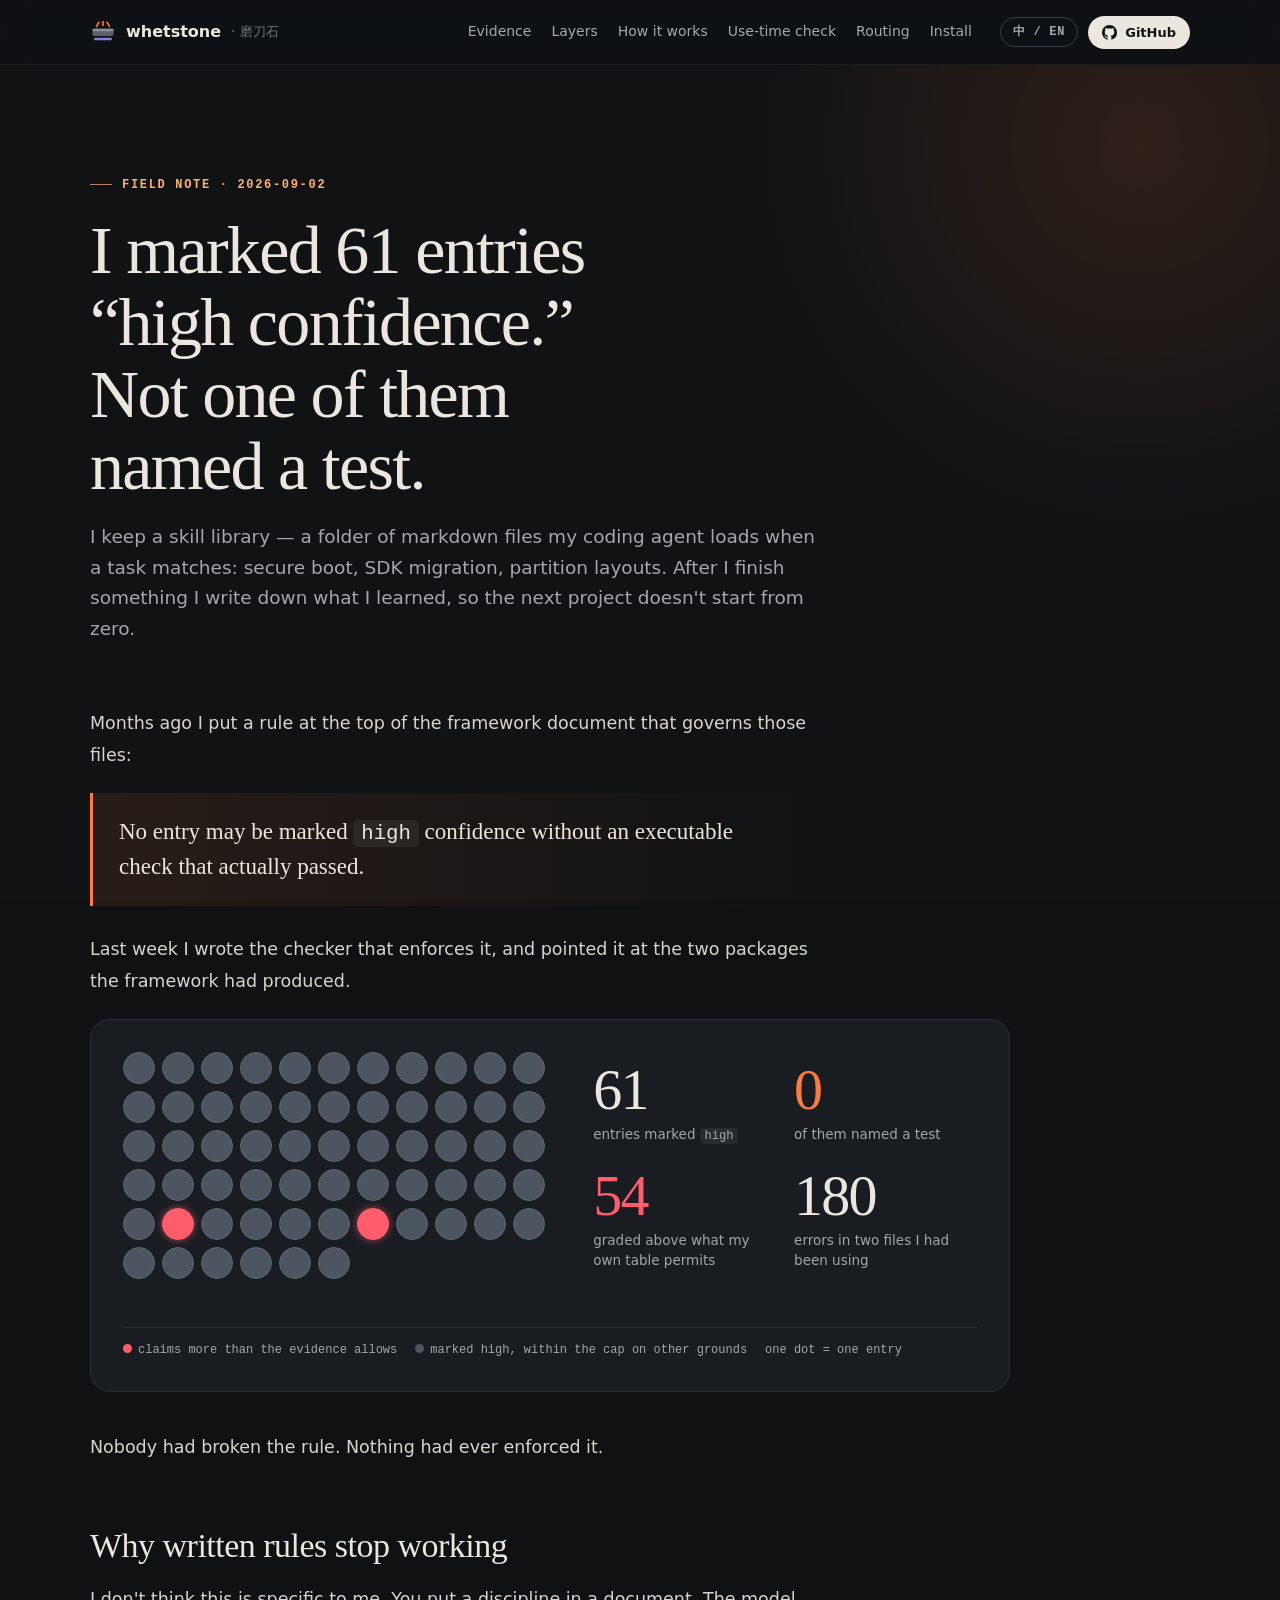
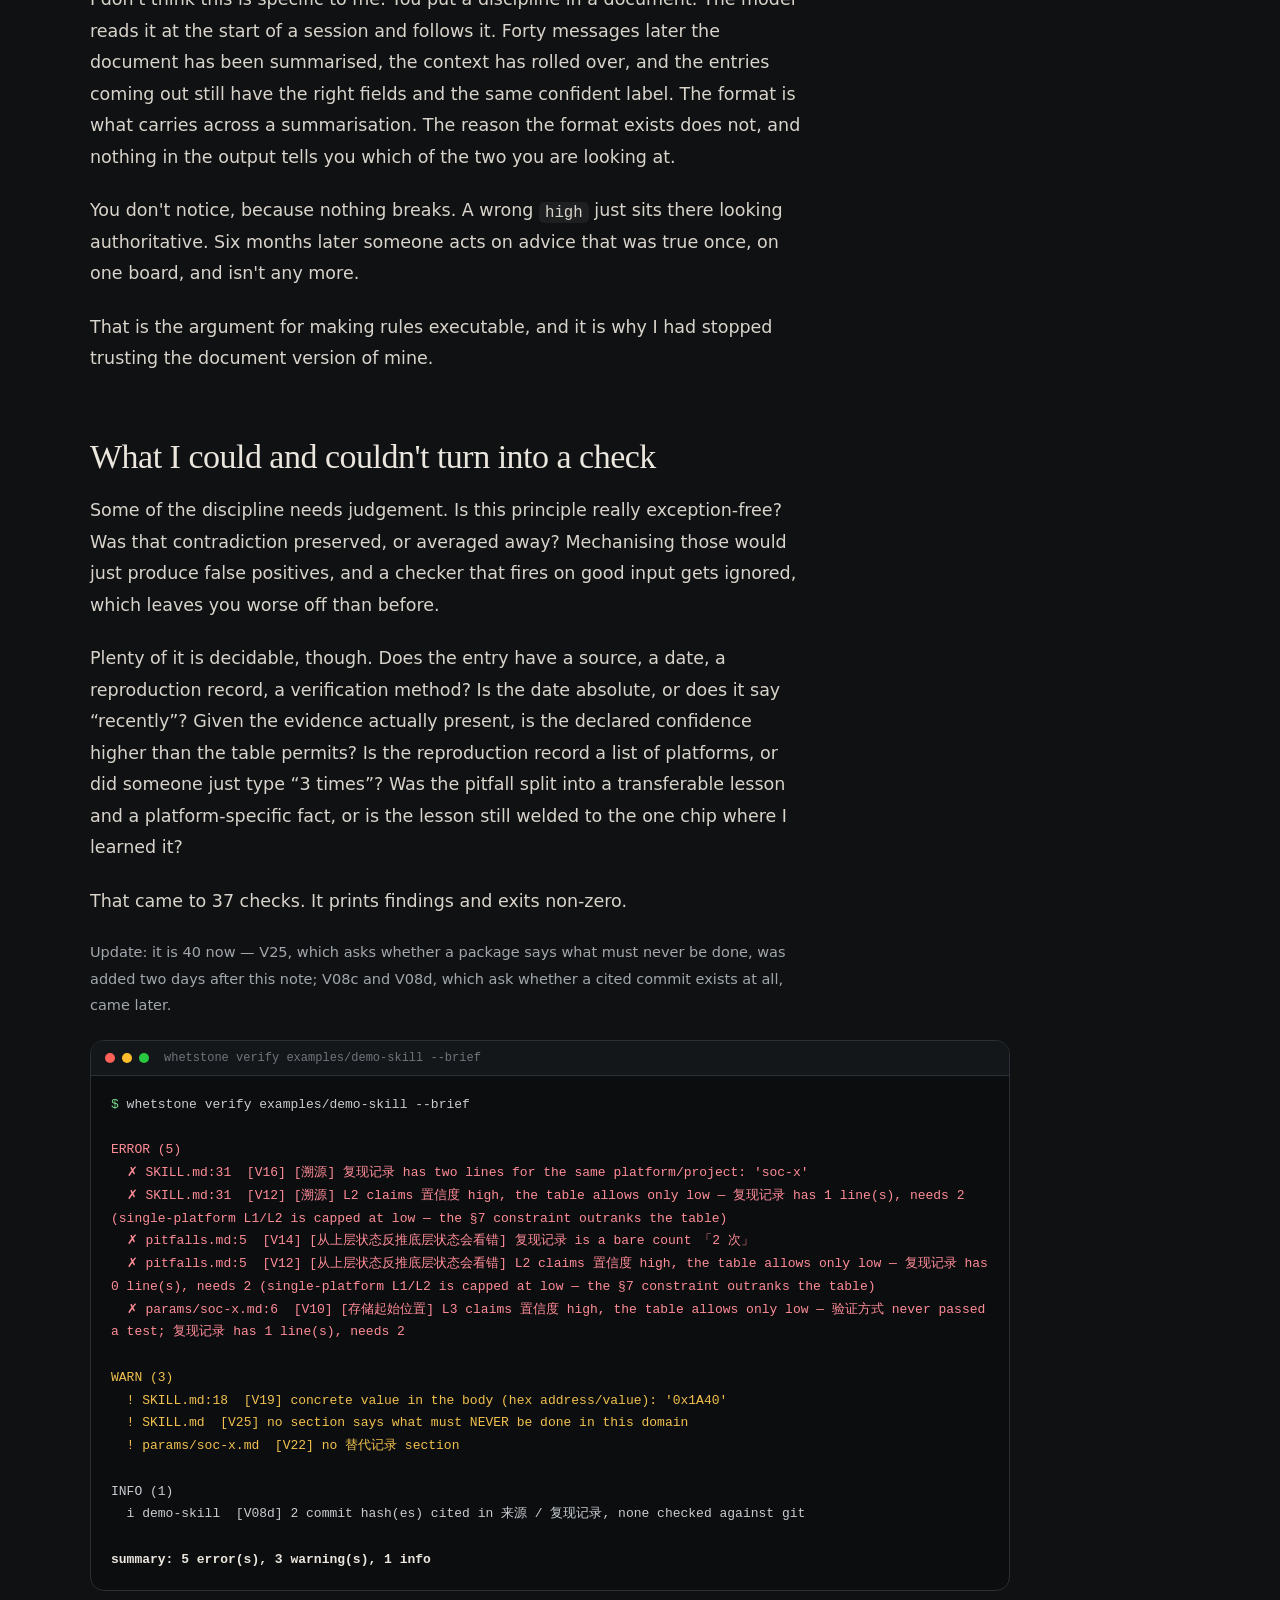
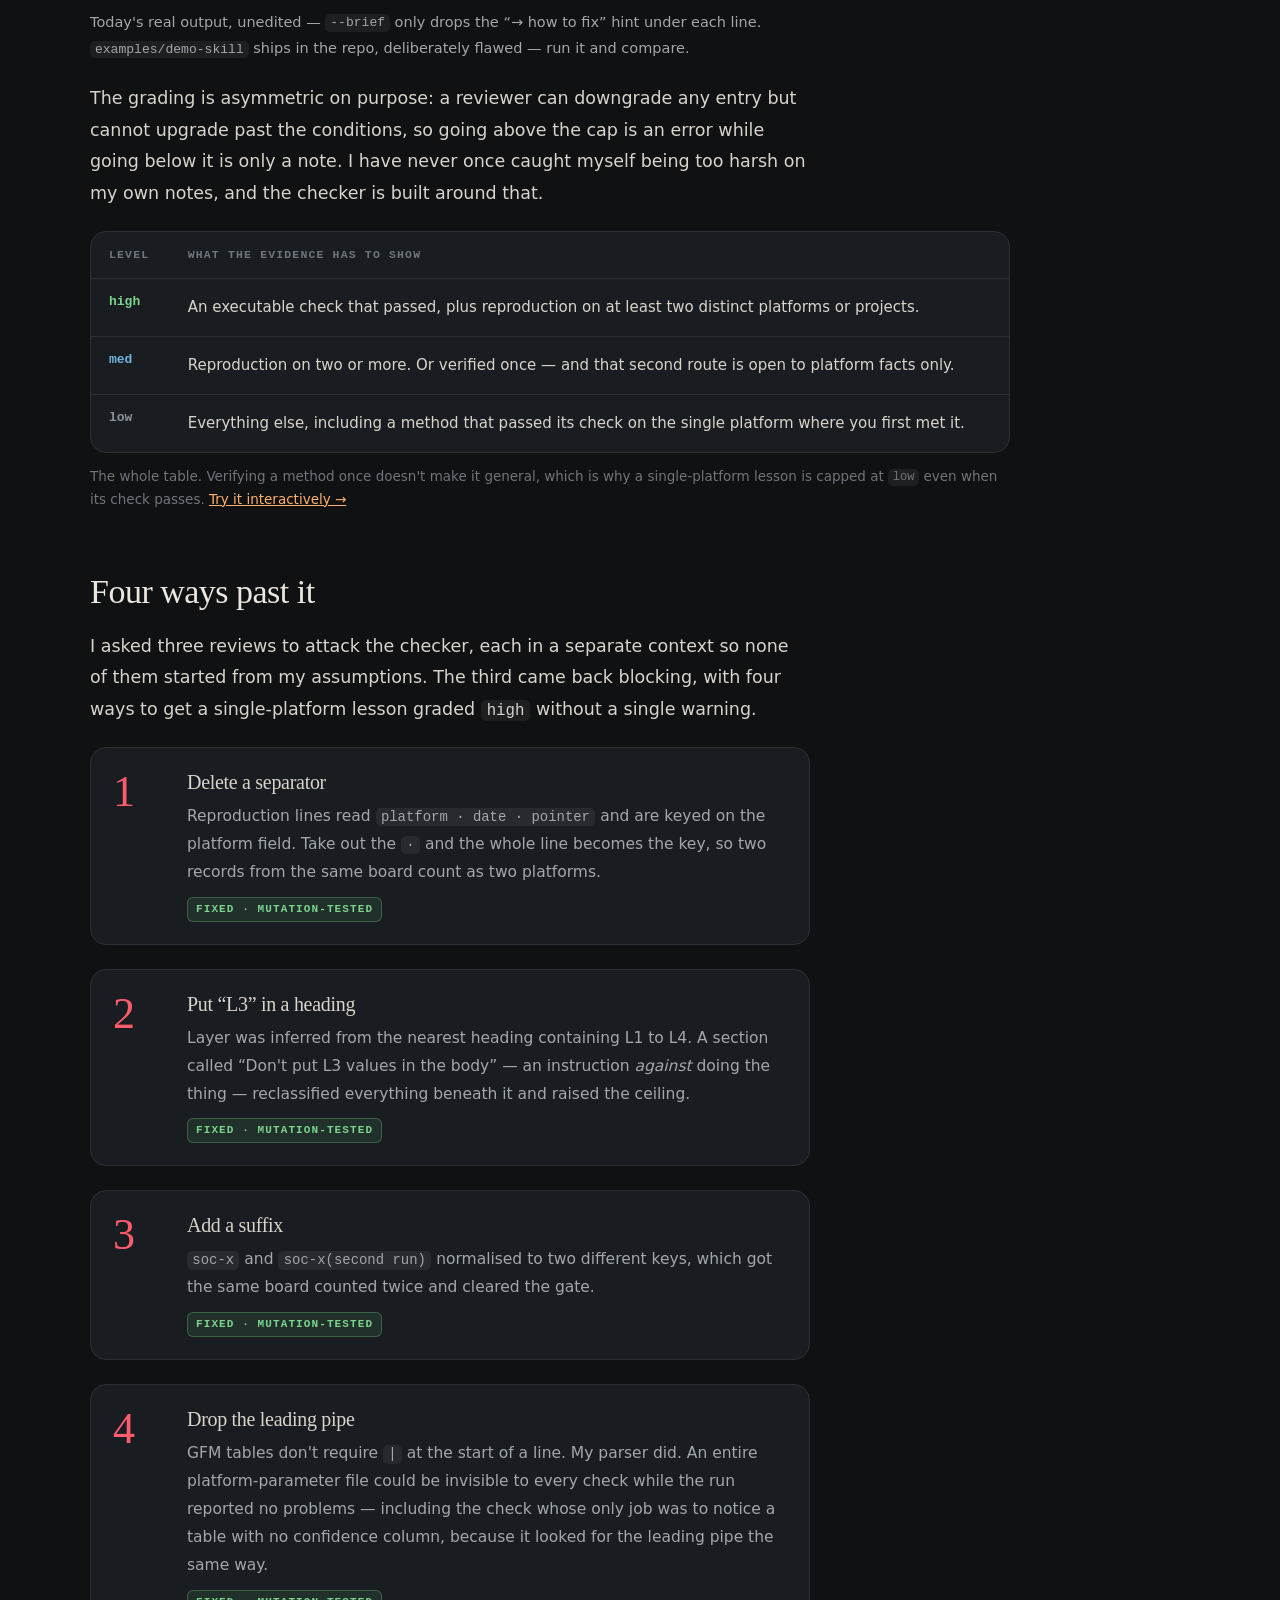
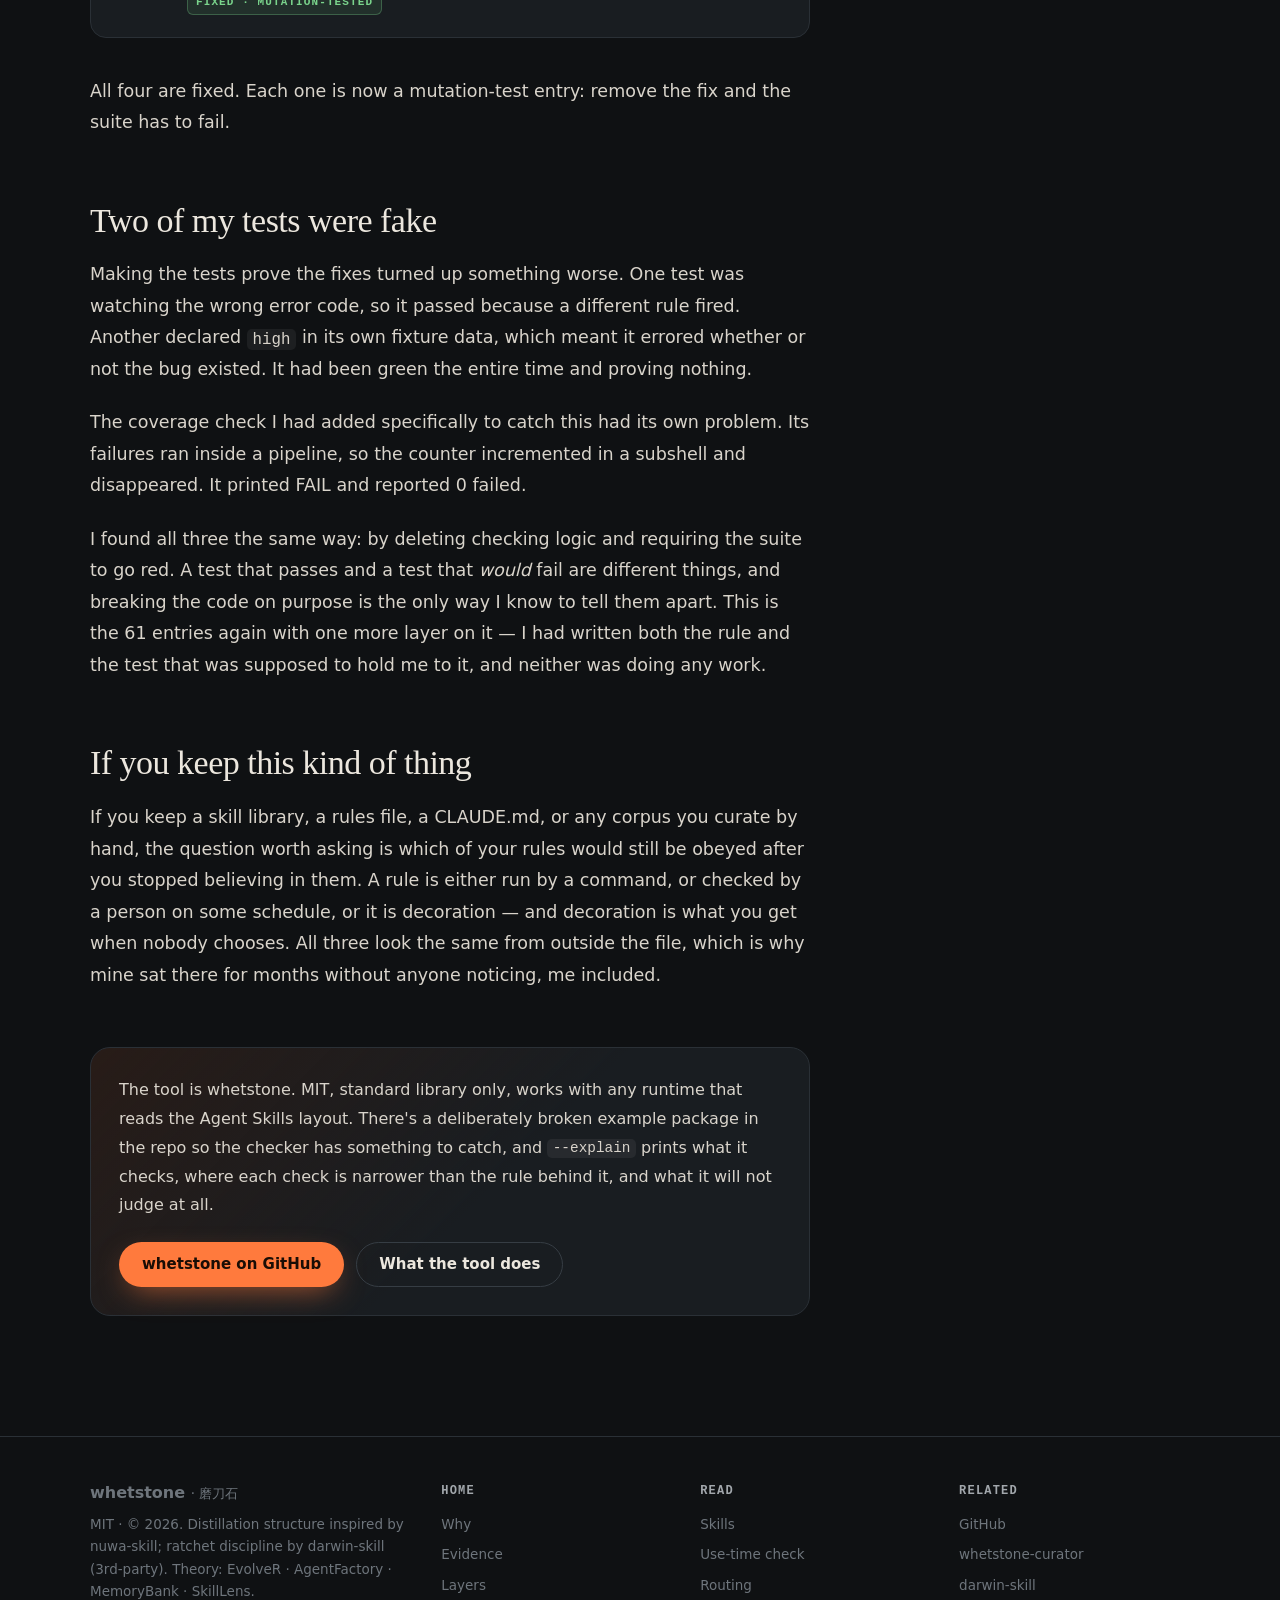
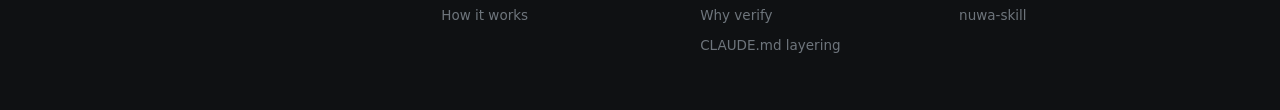
<file: docs/why-verify.html>
<!doctype html>
<html lang="en" data-lang="en">
<head>
<meta charset="utf-8">
<meta name="viewport" content="width=device-width, initial-scale=1, viewport-fit=cover">
<title>I marked 61 entries “high confidence.” Not one named a test. — Whetstone</title>
<meta name="description" content="A rule that only a model enforces is one context window away from not existing. What happened when I finally ran a checker against my own skill library.">
<meta name="theme-color" content="#0f1113">
<meta property="og:title" content="I marked 61 entries “high confidence.” Not one named a test.">
<meta property="og:description" content="A rule that only a model enforces is one context window away from not existing. What happened when I finally ran a checker against my own skill library.">
<meta property="og:url" content="https://doc.tbusos.com/whetstone/why-verify.html">
<meta property="og:image" content="https://doc.tbusos.com/whetstone/assets/og-home.png">
<meta property="og:image:width" content="2400">
<meta property="og:image:height" content="1260">
<meta property="og:type" content="article">
<meta name="twitter:card" content="summary_large_image">
<meta name="twitter:image" content="https://doc.tbusos.com/whetstone/assets/og-home.png">
<script>(function(){var h=document.documentElement,l='en';h.classList.add('js');try{var q=new URLSearchParams(location.search).get('lang'),s=localStorage.getItem('whetstone-lang');l=(q==='zh'||q==='en')?q:(s==='zh'||s==='en')?s:((navigator.language||'').toLowerCase().indexOf('zh')===0?'zh':'en');}catch(e){}h.setAttribute('data-lang',l);})();</script>
<link rel="stylesheet" href="assets/site.css">
<style>
/* the 61-dot figure */
.tally { display: grid; grid-template-columns: 1.1fr 1fr; gap: clamp(24px, 4vw, 48px); align-items: center; margin: 12px 0 40px; padding: clamp(22px, 3vw, 32px); background: var(--panel); border: 1px solid var(--line); border-radius: 20px; }
.dots61 { display: grid; grid-template-columns: repeat(11, 1fr); gap: 7px; }
.dots61 i { aspect-ratio: 1; border-radius: 50%; background: #2a3036; border: 1px solid #39414a; transition: background .4s, border-color .4s, box-shadow .4s, transform .4s; }
.dots61 i.hi { background: #4d5560; border-color: #5d6670; }
.dots61 i.over { background: var(--refuse); border-color: var(--refuse); box-shadow: 0 0 10px -2px var(--refuse); }
.nums { display: grid; grid-template-columns: 1fr 1fr; gap: 22px 18px; }
.nums b { display: block; font: 500 clamp(40px, 5vw, 58px)/1 var(--serif); letter-spacing: -.03em; }
.nums span { display: block; margin-top: 6px; color: var(--muted); font-size: 13.5px; line-height: 1.45; }
.nums .r b { color: var(--refuse); } .nums .z b { color: var(--ember); }
.tally-key { grid-column: 1 / -1; display: flex; flex-wrap: wrap; gap: 8px 18px; font: 12px/1.4 var(--mono); color: var(--muted); border-top: 1px solid var(--line); padding-top: 14px; }
.tally-key i { display: inline-block; width: 9px; height: 9px; border-radius: 50%; margin-right: 6px; }
@media (max-width: 760px) { .tally { grid-template-columns: 1fr; } }
/* the four bypasses */
.prose .atk { list-style: none; margin: 8px 0 28px; padding: 0; display: grid; gap: 14px; }
.atk li { display: grid; grid-template-columns: 56px 1fr; gap: 18px; padding: 22px; border-radius: 16px; background: var(--panel); border: 1px solid var(--line); }
.atk .n { font: 500 44px/1 var(--serif); color: var(--refuse); }
.atk h3 { font-size: 20px; }
.atk p { margin: 8px 0 0 !important; font-size: 15.5px !important; color: var(--muted) !important; }
.atk .fixed { display: inline-block; margin-top: 10px; font: 600 11px/1 var(--mono); letter-spacing: .1em; color: var(--ok); padding: 6px 8px; border-radius: 6px; background: rgba(122,212,140,.1); border: 1px solid rgba(122,212,140,.3); }
.cta-card { margin-top: 56px; padding: 28px; border-radius: 20px; border: 1px solid var(--line); background: linear-gradient(135deg, rgba(255,122,61,.10), var(--panel) 55%); }
.cta-card p { font-size: 16px !important; }
.cta-card .cta { display: flex; gap: 12px; flex-wrap: wrap; margin-top: 8px; }
</style>
</head>
<body>

<nav class="nav" aria-label="Primary">
  <div class="wrap">
    <a class="brand" href="index.html">
      <svg width="26" height="26" viewBox="0 0 32 32" aria-hidden="true"><rect x="3" y="12" width="26" height="9" rx="2.5" fill="#5a6068"/><rect x="3" y="12" width="26" height="3" rx="1.5" fill="#8a9098"/><path d="M8 9l3-5M16 8V3M24 9l-3-5" stroke="#ff7a3d" stroke-width="2" stroke-linecap="round"/><rect x="5" y="23" width="22" height="3" rx="1.5" fill="#8f96ff" opacity=".85"/></svg>
      whetstone <small lang="zh-CN">· 磨刀石</small>
    </a>
    <div class="nav-links">
      <a href="index.html#evidence"><span class="en">Evidence</span><span class="zh">证据纪律</span></a>
      <a href="index.html#layers"><span class="en">Layers</span><span class="zh">分层</span></a>
      <a href="index.html#flow"><span class="en">How it works</span><span class="zh">流程</span></a>
      <a href="use-time-conflicts.html"><span class="en">Use-time check</span><span class="zh">用时纠错</span></a>
      <a href="routing.html"><span class="en">Routing</span><span class="zh">经验路由</span></a>
      <a href="index.html#install"><span class="en">Install</span><span class="zh">安装</span></a>
    </div>
    <div class="nav-act">
      <button type="button" class="lang" aria-label="Switch language / 切换语言">中 / EN</button>
      <a class="gh" href="https://github.com/TbusOS/whetstone"><svg width="15" height="15" viewBox="0 0 16 16" fill="currentColor" aria-hidden="true"><path d="M8 0C3.58 0 0 3.58 0 8c0 3.54 2.29 6.53 5.47 7.59.4.07.55-.17.55-.38 0-.19-.01-.82-.01-1.49-2.01.37-2.53-.49-2.69-.94-.09-.23-.48-.94-.82-1.13-.28-.15-.68-.52-.01-.53.63-.01 1.08.58 1.23.82.72 1.21 1.87.87 2.33.66.07-.52.28-.87.51-1.07-1.78-.2-3.64-.89-3.64-3.95 0-.87.31-1.59.82-2.15-.08-.2-.36-1.02.08-2.12 0 0 .67-.21 2.2.82.64-.18 1.32-.27 2-.27.68 0 1.36.09 2 .27 1.53-1.04 2.2-.82 2.2-.82.44 1.1.16 1.92.08 2.12.51.56.82 1.27.82 2.15 0 3.07-1.87 3.75-3.65 3.95.29.25.54.73.54 1.48 0 1.07-.01 1.93-.01 2.2 0 .21.15.46.55.38A8.013 8.013 0 0016 8c0-4.42-3.58-8-8-8z"/></svg>GitHub</a>
    </div>
  </div>
</nav>

<header class="page-hero">
  <div class="wrap">
    <span class="kicker"><span class="en">Field note · 2026-09-02</span><span class="zh">实践记录 · 2026-09-02</span></span>
    <h1>
      <span class="en">I marked 61 entries “high confidence.” Not one of them named a test.</span>
      <span class="zh">我给 61 条经验标了「高置信度」，没有一条说得出验证方式。</span>
    </h1>
    <p class="lede">
      <span class="en">I keep a skill library — a folder of markdown files my coding agent loads when a task matches: secure boot, SDK migration, partition layouts. After I finish something I write down what I learned, so the next project doesn't start from zero.</span>
      <span class="zh">我维护一个 skill 库，就是一个 markdown 文件夹，任务匹配上了编程 agent 就加载：安全启动、SDK 升级、分区布局。每做完一件事我把学到的写下来，下个项目就不用从零开始。</span>
    </p>
  </div>
</header>

<main class="wrap">
  <article class="prose">
    <p>
      <span class="en">Months ago I put a rule at the top of the framework document that governs those files:</span>
      <span class="zh">几个月前，我在管着这些文件的框架文档开头写下一条规矩：</span>
    </p>
    <blockquote class="pull">
      <span class="en">No entry may be marked <code>high</code> confidence without an executable check that actually passed.</span>
      <span class="zh">没有一条实测通过的可执行检查，不许标 <code>high</code>。</span>
    </blockquote>
    <p>
      <span class="en">Last week I wrote the checker that enforces it, and pointed it at the two packages the framework had produced.</span>
      <span class="zh">上周我把执行这条规矩的检查器写了出来，拿它对准这套框架自己产出的两个包。</span>
    </p>
  </article>

  <figure class="tally rv" id="tally" style="max-width:920px">
    <div class="dots61" id="dots61" role="img" aria-label="61 dots, one per entry marked high; 54 of them turn red because they are graded above what the table permits."></div>
    <div class="nums">
      <div><b>61</b><span class="en">entries marked <code>high</code></span><span class="zh">条标着 <code>high</code></span></div>
      <div class="z"><b>0</b><span class="en">of them named a test</span><span class="zh">条说得出验证方式</span></div>
      <div class="r"><b>54</b><span class="en">graded above what my own table permits</span><span class="zh">条高过我自己那张表的上限</span></div>
      <div><b>180</b><span class="en">errors in two files I had been using</span><span class="zh">个错误，出在两个我一直在用的文件里</span></div>
    </div>
    <figcaption class="tally-key"><span><i style="background:var(--refuse)"></i><span class="en">claims more than the evidence allows</span><span class="zh">标的比证据允许的高</span></span><span><i style="background:#4d5560"></i><span class="en">marked high, within the cap on other grounds</span><span class="zh">标了 high，按其他依据未超上限</span></span><span><span class="en">one dot = one entry</span><span class="zh">一个点 = 一条经验</span></span></figcaption>
  </figure>

  <article class="prose">
    <p>
      <span class="en">Nobody had broken the rule. Nothing had ever enforced it.</span>
      <span class="zh">没有人违反过这条规矩。只是从来没有任何东西执行过它。</span>
    </p>

    <h2><span class="en">Why written rules stop working</span><span class="zh">写下来的规矩为什么会失效</span></h2>
    <p>
      <span class="en">I don't think this is specific to me. You put a discipline in a document. The model reads it at the start of a session and follows it. Forty messages later the document has been summarised, the context has rolled over, and the entries coming out still have the right fields and the same confident label. The format is what carries across a summarisation. The reason the format exists does not, and nothing in the output tells you which of the two you are looking at.</span>
      <span class="zh">我不认为这只发生在我身上。你把一条纪律写进文档，模型在会话开头读到它、照做。四十条消息之后，文档被摘要压缩了，上下文已经滚过一轮，产出的条目仍然带着对的字段和一样自信的标签。能扛过一次摘要压缩的是格式，格式存在的那个理由扛不过去，而输出里没有任何东西告诉你眼前这条是哪一种。</span>
    </p>
    <p>
      <span class="en">You don't notice, because nothing breaks. A wrong <code>high</code> just sits there looking authoritative. Six months later someone acts on advice that was true once, on one board, and isn't any more.</span>
      <span class="zh">你不会发现，因为什么都没坏。一个标错的 <code>high</code> 就那么摆着，一副权威的样子。半年后有人照着一条曾经在某一块板上成立、现在已经不成立的建议动手。</span>
    </p>
    <p>
      <span class="en">That is the argument for making rules executable, and it is why I had stopped trusting the document version of mine.</span>
      <span class="zh">这就是把规矩做成能跑的东西的理由，也是我后来不再相信自己那份文档版规矩的原因。</span>
    </p>

    <h2><span class="en">What I could and couldn't turn into a check</span><span class="zh">哪些能变成检查，哪些不能</span></h2>
    <p>
      <span class="en">Some of the discipline needs judgement. Is this principle really exception-free? Was that contradiction preserved, or averaged away? Mechanising those would just produce false positives, and a checker that fires on good input gets ignored, which leaves you worse off than before.</span>
      <span class="zh">有些纪律需要判断力。这条原理是不是真的举不出反例？那个矛盾是被保留了，还是被和成了平均值？把这些硬做成机械判断只会制造误报，而一个在好输入上乱报的检查器会被人忽略，那比原来还糟。</span>
    </p>
    <p>
      <span class="en">Plenty of it is decidable, though. Does the entry have a source, a date, a reproduction record, a verification method? Is the date absolute, or does it say “recently”? Given the evidence actually present, is the declared confidence higher than the table permits? Is the reproduction record a list of platforms, or did someone just type “3 times”? Was the pitfall split into a transferable lesson and a platform-specific fact, or is the lesson still welded to the one chip where I learned it?</span>
      <span class="zh">但相当一部分是可判的。这条有没有来源、日期、复现记录、验证方式？日期是绝对日期，还是写着「最近」？按实际拿得出的证据，标的置信度有没有高过表允许的上限？复现记录是一张平台列表，还是有人随手打了个「3 次」？这个坑拆成了可迁移的教训和平台专属的事实，还是教训仍然焊死在我学到它的那一颗芯片上？</span>
    </p>
    <p>
      <span class="en">That came to 37 checks. It prints findings and exits non-zero.</span>
      <span class="zh">数下来 37 条检查。它打印问题，退出码非零。</span>
    </p>
    <p class="note">
      <span class="en">Update: it is 40 now — V25, which asks whether a package says what must never be done, was added two days after this note; V08c and V08d, which ask whether a cited commit exists at all, came later.</span>
      <span class="zh">后记：现在是 40 条 —— 两天后加了 V25，查一个包有没有写明这个领域里绝对不能做的事；后来又加了 V08c、V08d，查写下的提交号在仓库里到底存不存在。</span>
    </p>
  </article>

  <div style="max-width:920px">
    <div class="codeblock rv">
      <div class="bar"><i></i><i></i><i></i><span>whetstone verify examples/demo-skill --brief</span></div>
<pre style="white-space:pre-wrap;word-break:break-word"><code><span class="p">$</span> whetstone verify examples/demo-skill --brief

<span class="e">ERROR (5)</span>
<span class="e">  ✗ SKILL.md:31  [V16] [溯源] 复现记录 has two lines for the same platform/project: 'soc-x'</span>
<span class="e">  ✗ SKILL.md:31  [V12] [溯源] L2 claims 置信度 high, the table allows only low — 复现记录 has 1 line(s), needs 2 (single-platform L1/L2 is capped at low — the §7 constraint outranks the table)</span>
<span class="e">  ✗ pitfalls.md:5  [V14] [从上层状态反推底层状态会看错] 复现记录 is a bare count 「2 次」</span>
<span class="e">  ✗ pitfalls.md:5  [V12] [从上层状态反推底层状态会看错] L2 claims 置信度 high, the table allows only low — 复现记录 has 0 line(s), needs 2 (single-platform L1/L2 is capped at low — the §7 constraint outranks the table)</span>
<span class="e">  ✗ params/soc-x.md:6  [V10] [存储起始位置] L3 claims 置信度 high, the table allows only low — 验证方式 never passed a test; 复现记录 has 1 line(s), needs 2</span>

<span class="w">WARN (3)</span>
<span class="w">  ! SKILL.md:18  [V19] concrete value in the body (hex address/value): '0x1A40'</span>
<span class="w">  ! SKILL.md  [V25] no section says what must NEVER be done in this domain</span>
<span class="w">  ! params/soc-x.md  [V22] no 替代记录 section</span>

INFO (1)
  i demo-skill  [V08d] 2 commit hash(es) cited in 来源 / 复现记录, none checked against git

<span class="s">summary: 5 error(s), 3 warning(s), 1 info</span></code></pre>
    </div>
  </div>

  <article class="prose">
    <p class="note">
      <span class="en">Today's real output, unedited — <code>--brief</code> only drops the “→ how to fix” hint under each line. <code>examples/demo-skill</code> ships in the repo, deliberately flawed — run it and compare.</span>
      <span class="zh">这是今天的真实输出，没有改动 —— <code>--brief</code> 只是去掉了每行下面那句「→ 怎么改」的提示。<code>examples/demo-skill</code> 就在仓库里，故意写坏的，跑一遍就能对照。</span>
    </p>
    <p>
      <span class="en">The grading is asymmetric on purpose: a reviewer can downgrade any entry but cannot upgrade past the conditions, so going above the cap is an error while going below it is only a note. I have never once caught myself being too harsh on my own notes, and the checker is built around that.</span>
      <span class="zh">这个评级是故意做成不对称的：人审可以把任何一条下调，但不能越过条件上调，所以高过上限报错，低于上限只是提示。我从来没有一次抓到自己把笔记标得太严，检查器就是照着这一点造的。</span>
    </p>
  </article>

  <figure class="rv" style="max-width:920px; margin: 8px 0 0">
    <div class="tbl-wrap">
      <table class="tbl">
        <thead><tr><th><span class="en">Level</span><span class="zh">等级</span></th><th><span class="en">What the evidence has to show</span><span class="zh">证据必须能拿出什么</span></th></tr></thead>
        <tbody>
          <tr><td class="tag-lv c-hi">high</td><td><span class="en">An executable check that passed, plus reproduction on at least two distinct platforms or projects.</span><span class="zh">一条可执行检查实测通过，加上在至少两个不同平台或项目上复现过。</span></td></tr>
          <tr><td class="tag-lv c-md">med</td><td><span class="en">Reproduction on two or more. Or verified once — and that second route is open to platform facts only.</span><span class="zh">在两个以上平台复现过。或者实测通过一次 —— 而后一条路只对平台事实开放。</span></td></tr>
          <tr><td class="tag-lv c-lo">low</td><td><span class="en">Everything else, including a method that passed its check on the single platform where you first met it.</span><span class="zh">其余全部，包括那种在你第一次遇到它的那个平台上验证通过了的做法。</span></td></tr>
        </tbody>
      </table>
    </div>
    <figcaption class="cap"><span class="en">The whole table. Verifying a method once doesn't make it general, which is why a single-platform lesson is capped at <code>low</code> even when its check passes. <a href="index.html#evidence" style="color:var(--ember-2)">Try it interactively →</a></span><span class="zh">整张表就这么大。一个做法只验过一次不等于它通用，所以单平台的经验即使验证通过也封顶 <code>low</code>。<a href="index.html#evidence" style="color:var(--ember-2)">在首页亲手试一下 →</a></span></figcaption>
  </figure>

  <article class="prose">
    <h2><span class="en">Four ways past it</span><span class="zh">四条绕过去的路</span></h2>
    <p>
      <span class="en">I asked three reviews to attack the checker, each in a separate context so none of them started from my assumptions. The third came back blocking, with four ways to get a single-platform lesson graded <code>high</code> without a single warning.</span>
      <span class="zh">我请三份评审去攻击这个检查器，各自在独立的上下文里跑，谁都不从我的预设出发。第三份回来判定阻塞，给出四条能让单平台的经验拿到 <code>high</code>、而且一个告警都不出的路。</span>
    </p>
    <ol class="atk">
      <li class="rv"><span class="n">1</span><div>
        <h3><span class="en">Delete a separator</span><span class="zh">删掉一个分隔符</span></h3>
        <p><span class="en">Reproduction lines read <code>platform · date · pointer</code> and are keyed on the platform field. Take out the <code>·</code> and the whole line becomes the key, so two records from the same board count as two platforms.</span><span class="zh">复现记录的格式是 <code>平台 · 日期 · 指针</code>，按平台字段做键。把 <code>·</code> 去掉，整行就成了键，于是同一块板的两条记录算成两个平台。</span></p>
        <span class="fixed">FIXED · MUTATION-TESTED</span>
      </div></li>
      <li class="rv"><span class="n">2</span><div>
        <h3><span class="en">Put “L3” in a heading</span><span class="zh">在标题里写「L3」</span></h3>
        <p><span class="en">Layer was inferred from the nearest heading containing L1 to L4. A section called “Don't put L3 values in the body” — an instruction <em>against</em> doing the thing — reclassified everything beneath it and raised the ceiling.</span><span class="zh">层级是从最近的、含 L1 到 L4 的标题推断的。一个叫「不要把 L3 的值写进正文」的小节 —— 一句<em>反对</em>这么做的告诫 —— 把它底下所有条目重新分了类，还把上限抬高了。</span></p>
        <span class="fixed">FIXED · MUTATION-TESTED</span>
      </div></li>
      <li class="rv"><span class="n">3</span><div>
        <h3><span class="en">Add a suffix</span><span class="zh">加个后缀</span></h3>
        <p><span class="en"><code>soc-x</code> and <code>soc-x(second run)</code> normalised to two different keys, which got the same board counted twice and cleared the gate.</span><span class="zh"><code>soc-x</code> 和 <code>soc-x(第二次)</code> 归一化成两个不同的键，同一块板因此被算成两个，就过了升级条件。</span></p>
        <span class="fixed">FIXED · MUTATION-TESTED</span>
      </div></li>
      <li class="rv"><span class="n">4</span><div>
        <h3><span class="en">Drop the leading pipe</span><span class="zh">不写前导竖线</span></h3>
        <p><span class="en">GFM tables don't require <code>|</code> at the start of a line. My parser did. An entire platform-parameter file could be invisible to every check while the run reported no problems — including the check whose only job was to notice a table with no confidence column, because it looked for the leading pipe the same way.</span><span class="zh">GFM 表格不要求行首有 <code>|</code>，我的解析器要求。于是一整份平台参数文件可以对所有检查隐形，而那次运行报告零问题 —— 连那条唯一职责就是发现「这张表没有置信度列」的检查也一样，因为它判前导竖线的方式跟解析器一模一样。</span></p>
        <span class="fixed">FIXED · MUTATION-TESTED</span>
      </div></li>
    </ol>
    <p>
      <span class="en">All four are fixed. Each one is now a mutation-test entry: remove the fix and the suite has to fail.</span>
      <span class="zh">四条都修了。每一条现在都是一个变异测试条目：把修法拿掉，整套测试必须失败。</span>
    </p>

    <h2><span class="en">Two of my tests were fake</span><span class="zh">我有两条测试是假的</span></h2>
    <p>
      <span class="en">Making the tests prove the fixes turned up something worse. One test was watching the wrong error code, so it passed because a different rule fired. Another declared <code>high</code> in its own fixture data, which meant it errored whether or not the bug existed. It had been green the entire time and proving nothing.</span>
      <span class="zh">让测试去证明那些修法的时候，翻出了更难看的东西。一条测试盯的是错误的检查码，它能通过是因为另一条规则响了。另一条在自己的测试数据里就写了 <code>high</code>，于是不管 bug 在不在都会报错。它一直是绿的，什么也没证明。</span>
    </p>
    <p>
      <span class="en">The coverage check I had added specifically to catch this had its own problem. Its failures ran inside a pipeline, so the counter incremented in a subshell and disappeared. It printed FAIL and reported 0 failed.</span>
      <span class="zh">我专门为了抓这种事加的覆盖率检查，自己也有毛病。它的失败跑在管道里，计数在子 shell 里加，加完就没了。它打印 FAIL，然后报告 0 failed。</span>
    </p>
    <p>
      <span class="en">I found all three the same way: by deleting checking logic and requiring the suite to go red. A test that passes and a test that <em>would</em> fail are different things, and breaking the code on purpose is the only way I know to tell them apart. This is the 61 entries again with one more layer on it — I had written both the rule and the test that was supposed to hold me to it, and neither was doing any work.</span>
      <span class="zh">这三个我都是用同一个办法找出来的：删掉检查逻辑，要求整套测试变成失败。「测试通过了」和「这条测试真的会失败」是两回事，而故意把代码弄坏是我知道的唯一区分办法。这就是那 61 条又来了一遍，只是上面多压了一层：规矩是我写的，本该管住我的那条测试也是我写的，两个都没在干活。</span>
    </p>

    <h2><span class="en">If you keep this kind of thing</span><span class="zh">如果你也维护这类东西</span></h2>
    <p>
      <span class="en">If you keep a skill library, a rules file, a CLAUDE.md, or any corpus you curate by hand, the question worth asking is which of your rules would still be obeyed after you stopped believing in them. A rule is either run by a command, or checked by a person on some schedule, or it is decoration — and decoration is what you get when nobody chooses. All three look the same from outside the file, which is why mine sat there for months without anyone noticing, me included.</span>
      <span class="zh">如果你也维护 skill 库、规则文件、CLAUDE.md，或者任何手工整理的语料，值得问的问题是：你那些规矩里，哪几条在你不再相信它们之后还会被遵守。一条规矩要么有命令在执行它，要么有人按某个周期检查它，要么就是装饰 —— 而没人去选的时候，得到的就是装饰。从文件外面看，这三种长得一模一样，所以我那条在那儿摆了几个月都没人发现，包括我自己。</span>
    </p>

    <div class="cta-card rv">
      <p>
        <span class="en">The tool is whetstone. MIT, standard library only, works with any runtime that reads the Agent Skills layout. There's a deliberately broken example package in the repo so the checker has something to catch, and <code>--explain</code> prints what it checks, where each check is narrower than the rule behind it, and what it will not judge at all.</span>
        <span class="zh">工具叫 whetstone。MIT，只用标准库，任何读 Agent Skills 布局的 runtime 都能装。仓库里有一个故意写坏的示例包，好让检查器有东西可抓；<code>--explain</code> 会打印它查什么、每条检查比背后那条规则窄在哪、以及它压根不判什么。</span>
      </p>
      <div class="cta">
        <a class="btn btn--hot" href="https://github.com/TbusOS/whetstone"><span class="en">whetstone on GitHub</span><span class="zh">在 GitHub 上看 whetstone</span></a>
        <a class="btn btn--ghost" href="index.html"><span class="en">What the tool does</span><span class="zh">这个工具是干嘛的</span></a>
      </div>
    </div>
  </article>
</main>

<footer style="margin-top:clamp(72px,10vw,120px)">
  <div class="wrap">
    <div class="foot">
      <div>
        <a class="brand" href="index.html" style="padding:0">whetstone <small lang="zh-CN">· 磨刀石</small></a>
        <p><span class="en">MIT · © 2026. Distillation structure inspired by nuwa-skill; ratchet discipline by darwin-skill (3rd-party). Theory: EvolveR · AgentFactory · MemoryBank · SkillLens.</span><span class="zh">MIT · © 2026。蒸馏结构借鉴 nuwa-skill；棘轮纪律借鉴 darwin-skill（第三方）。理论：EvolveR · AgentFactory · MemoryBank · SkillLens。</span></p>
      </div>
      <div><h5><span class="en">Home</span><span class="zh">首页</span></h5><a href="index.html#why"><span class="en">Why</span><span class="zh">为什么</span></a><a href="index.html#evidence"><span class="en">Evidence</span><span class="zh">证据纪律</span></a><a href="index.html#layers"><span class="en">Layers</span><span class="zh">分层</span></a><a href="index.html#flow"><span class="en">How it works</span><span class="zh">流程</span></a></div>
      <div><h5><span class="en">Read</span><span class="zh">延伸阅读</span></h5><a href="skills.html"><span class="en">Skills</span><span class="zh">技能</span></a><a href="use-time-conflicts.html"><span class="en">Use-time check</span><span class="zh">用时纠错</span></a><a href="routing.html"><span class="en">Routing</span><span class="zh">经验路由</span></a><a href="why-verify.html"><span class="en">Why verify</span><span class="zh">为什么要 verify</span></a><a href="claude-md-layering.html"><span class="en">CLAUDE.md layering</span><span class="zh">CLAUDE.md 分层</span></a></div>
      <div><h5><span class="en">Related</span><span class="zh">相关</span></h5><a href="https://github.com/TbusOS/whetstone">GitHub</a><a href="https://github.com/TbusOS/whetstone-curator">whetstone-curator</a><a href="https://github.com/alchaincyf/darwin-skill">darwin-skill</a><a href="https://github.com/alchaincyf/nuwa-skill">nuwa-skill</a></div>
    </div>
  </div>
</footer>

<script src="assets/site.js"></script>
<script>
(function () {
  'use strict';
  /* 61 entries marked high; 54 of them graded above the table's cap (figures from the 2026-09-02 run) */
  var box = document.getElementById('dots61'), dots = [];
  for (var i = 0; i < 61; i++) { var d = document.createElement('i'); box.appendChild(d); dots.push(d); }
  var over = dots.map(function (_, k) { return k; });
  for (var j = over.length - 1; j > 0; j--) { var r = Math.floor(Math.random() * (j + 1)); var t = over[j]; over[j] = over[r]; over[r] = t; }
  over = over.slice(0, 54);
  function finalState() { dots.forEach(function (d) { d.classList.add('hi'); }); over.forEach(function (k) { dots[k].classList.add('over'); }); }
  if (window.WS.reduce || !window.WS.hasIO) { finalState(); return; }
  var done = false;
  window.WS.onScreen(document.getElementById('tally'), function (v) {
    if (!v || done) return;
    done = true;
    dots.forEach(function (d, k) { setTimeout(function () { d.classList.add('hi'); }, k * 18); });
    over.forEach(function (k, n) { setTimeout(function () { dots[k].classList.add('over'); }, 1300 + n * 28); });
  });
})();
</script>
</body>
</html>
</file>
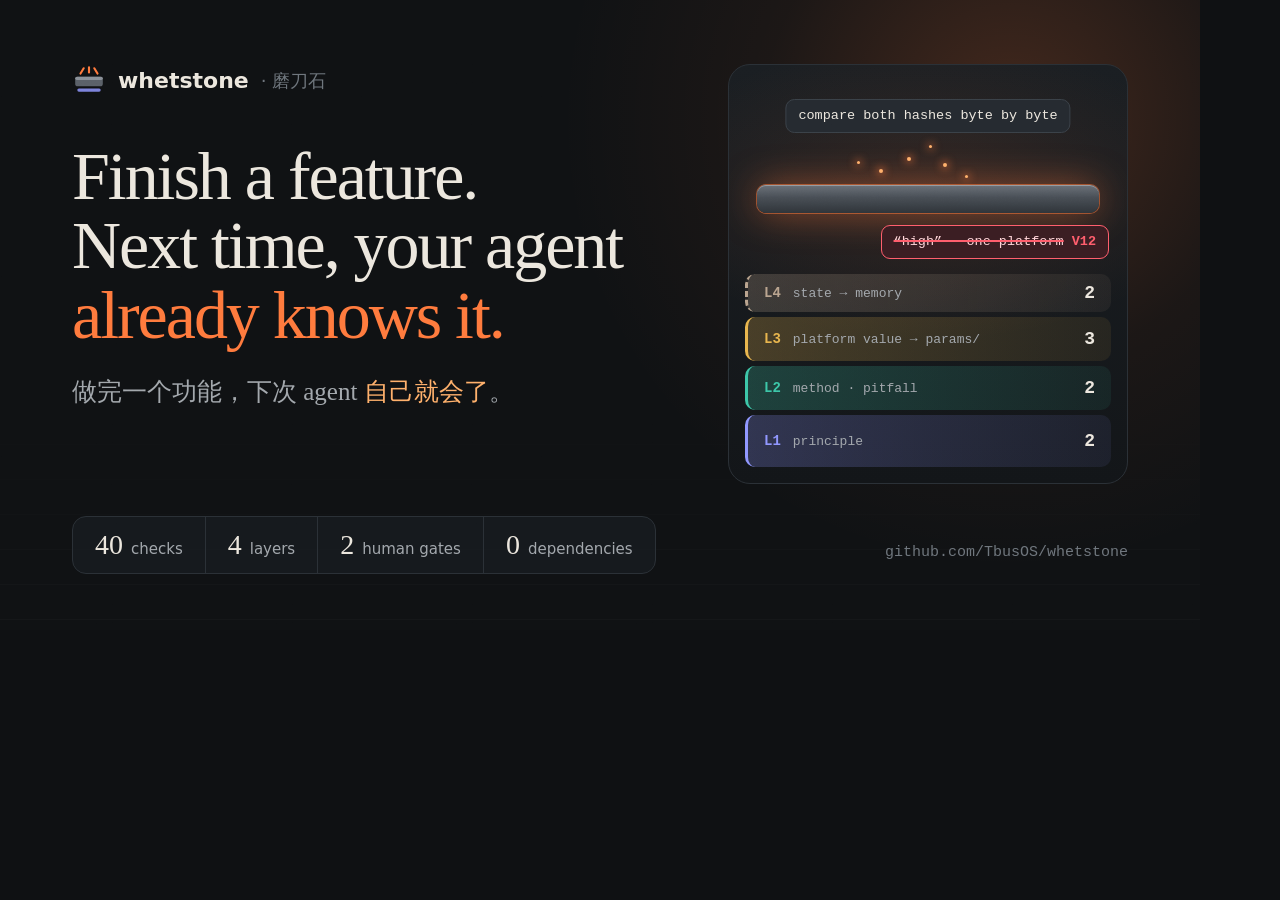
<file: docs/assets/og-home.src.html>
<!doctype html>
<!--
  Source for assets/og-home.png (the link-preview image shown when the site is shared).
  Rendered at 1200×630 CSS px with deviceScaleFactor 2 → 2400×1260 PNG, matching the og:image size in the pages.
  To regenerate: open this file in a headless Chromium at a 1200×630 viewport, scale 2, and screenshot the viewport.
-->
<html lang="en">
<head>
<meta charset="utf-8">
<title>og-home source</title>
<style>
  :root { --bg:#0f1113; --text:#ece7de; --muted:#a2a7ac; --dim:#6e757c; --line:#2a3036; --ember:#ff7a3d; --ember2:#ffb06b; --refuse:#ff5d6c;
          --l1:#8f96ff; --l2:#3cc6a8; --l3:#e8b54d; --l4:#b9a48f;
          --serif:"Iowan Old Style","Charter","Georgia","Songti SC","Noto Serif SC",serif;
          --sans:-apple-system,"PingFang SC","Noto Sans SC",system-ui,sans-serif;
          --mono:"SF Mono","JetBrains Mono",Menlo,monospace; }
  * { box-sizing: border-box; }
  html, body { margin: 0; width: 1200px; height: 630px; overflow: hidden; background: var(--bg); color: var(--text); font-family: var(--sans); }
  body { position: relative; }
  .glow { position: absolute; width: 900px; height: 900px; right: -260px; top: -330px; background: radial-gradient(closest-side, rgba(255,122,61,.22), rgba(255,122,61,.05) 55%, transparent); }
  .lines { position: absolute; inset: auto 0 0 0; height: 220px; opacity: .55; background: repeating-linear-gradient(180deg, transparent 0 34px, rgba(255,255,255,.04) 34px 35px); -webkit-mask-image: linear-gradient(transparent, #000); }
  .grain { position: absolute; inset: 0; opacity: .05; mix-blend-mode: overlay; background-image: url("data:image/svg+xml;utf8,<svg xmlns='http://www.w3.org/2000/svg' width='180' height='180'><filter id='n'><feTurbulence type='fractalNoise' baseFrequency='.85' numOctaves='2' stitchTiles='stitch'/><feColorMatrix values='0 0 0 0 1 0 0 0 0 1 0 0 0 0 1 0 0 0 .55 0'/></filter><rect width='100%' height='100%' filter='url(%23n)'/></svg>"); }
  /* 640, not 600: on a Mac the serif runs ~12% wider than on Linux, and the 21-character
     second line would wrap at 600 */
  .left { position: absolute; left: 72px; top: 64px; width: 640px; }
  .brand { display: flex; align-items: center; gap: 12px; font: 600 22px/1 var(--sans); }
  .brand small { color: var(--dim); font-weight: 500; }
  h1 { margin: 44px 0 0; font: 500 68px/1.02 var(--serif); letter-spacing: -.03em; }
  .hl { color: var(--ember); white-space: nowrap; }
  .cut { color: var(--ember); position: relative; white-space: nowrap; }
  .cut::after { content: ""; position: absolute; left: -2%; right: -2%; top: 55%; height: 5px; border-radius: 3px; background: var(--refuse); }
  .zh { margin-top: 24px; font: 400 25px/1.4 var(--serif); color: var(--muted); }
  .zh b { font-weight: 400; color: var(--ember2); }
  .facts { position: absolute; left: 72px; bottom: 56px; display: flex; gap: 0; border: 1px solid var(--line); border-radius: 14px; background: rgba(25,29,33,.7); }
  .facts div { padding: 14px 22px; font-size: 15px; color: var(--muted); }
  .facts div + div { border-left: 1px solid var(--line); }
  .facts b { font: 500 28px/1 var(--serif); color: var(--text); margin-right: 8px; }
  .url { position: absolute; right: 72px; bottom: 70px; font: 15px/1 var(--mono); color: var(--dim); }
  .panel { position: absolute; right: 72px; top: 64px; width: 400px; height: 420px; border-radius: 22px; border: 1px solid var(--line);
           background: radial-gradient(120% 60% at 50% 30%, rgba(255,122,61,.12), transparent 60%), linear-gradient(180deg, #1a1e22, #121518); overflow: hidden; }
  .chip { position: absolute; font: 13.5px/1 var(--mono); padding: 9px 12px; border-radius: 9px; background: #252a30; border: 1px solid #3a4148; white-space: nowrap; }
  .chip.c1 { left: 50%; transform: translateX(-50%); top: 34px; }
  .chip.bad { right: 18px; top: 160px; color: #ffd5d9; background: #3a1d22; border-color: var(--refuse); }
  .chip.bad s { text-decoration-color: var(--refuse); text-decoration-thickness: 2px; }
  .chip.bad em { font-style: normal; font-weight: 700; color: var(--refuse); margin-left: 8px; }
  .stone { position: absolute; left: 28px; right: 28px; top: 120px; height: 28px; border-radius: 9px; background: linear-gradient(180deg, #6a7078, #484e55 45%, #2f3439); box-shadow: 0 0 0 1px rgba(255,122,61,.5), 0 0 36px -2px rgba(255,122,61,.55), inset 0 1px 0 rgba(255,255,255,.3); }
  .spark { position: absolute; width: 4px; height: 4px; border-radius: 50%; background: var(--ember2); box-shadow: 0 0 8px 1px var(--ember); }
  .bands { position: absolute; left: 16px; right: 16px; bottom: 16px; display: grid; gap: 5px; }
  .band { --c: var(--l1); display: flex; align-items: center; justify-content: space-between; height: 44px; padding: 0 16px; border-radius: 10px; border-left: 3px solid var(--c);
          background: linear-gradient(90deg, color-mix(in srgb, var(--c) 24%, transparent), color-mix(in srgb, var(--c) 8%, transparent)); font: 13px/1 var(--mono); color: var(--muted); }
  .band b { color: var(--c); font-size: 14px; margin-right: 12px; }
  .band span { flex: 1; }
  .band output { font: 600 18px/1 var(--mono); color: var(--text); }
  .band.l4 { --c: var(--l4); border-left-style: dashed; height: 38px; }
  .band.l3 { --c: var(--l3); } .band.l2 { --c: var(--l2); } .band.l1 { height: 52px; }
</style>
</head>
<body>
  <div class="glow"></div><div class="lines"></div>

  <div class="left">
    <div class="brand">
      <svg width="34" height="34" viewBox="0 0 32 32"><rect x="3" y="12" width="26" height="9" rx="2.5" fill="#5a6068"/><rect x="3" y="12" width="26" height="3" rx="1.5" fill="#8a9098"/><path d="M8 9l3-5M16 8V3M24 9l-3-5" stroke="#ff7a3d" stroke-width="2" stroke-linecap="round"/><rect x="5" y="23" width="22" height="3" rx="1.5" fill="#8f96ff" opacity=".85"/></svg>
      whetstone <small>· 磨刀石</small>
    </div>
    <h1>Finish a feature.<br>Next time, your agent<br><span class="hl">already knows it.</span></h1>
    <div class="zh">做完一个功能，下次 agent <b>自己就会了</b>。</div>
  </div>

  <div class="panel">
    <div class="chip c1">compare both hashes byte by byte</div>
    <div class="stone"></div>
    <i class="spark" style="left:150px;top:104px"></i><i class="spark" style="left:178px;top:92px"></i><i class="spark" style="left:214px;top:98px"></i>
    <i class="spark" style="left:236px;top:110px;width:3px;height:3px"></i><i class="spark" style="left:128px;top:96px;width:3px;height:3px"></i><i class="spark" style="left:200px;top:80px;width:3px;height:3px"></i>
    <div class="chip bad"><s>“high” — one platform</s><em>V12</em></div>
    <div class="bands">
      <div class="band l4"><b>L4</b><span>state → memory</span><output>2</output></div>
      <div class="band l3"><b>L3</b><span>platform value → params/</span><output>3</output></div>
      <div class="band l2"><b>L2</b><span>method · pitfall</span><output>2</output></div>
      <div class="band l1"><b>L1</b><span>principle</span><output>2</output></div>
    </div>
  </div>

  <div class="facts">
    <div><b>40</b>checks</div>
    <div><b>4</b>layers</div>
    <div><b>2</b>human gates</div>
    <div><b>0</b>dependencies</div>
  </div>
  <div class="url">github.com/TbusOS/whetstone</div>
  <div class="grain"></div>
</body>
</html>
</file>
<file: docs/assets/site.css>
/* whetstone docs — shared styles for every page (tokens, base type, nav, footer, timeline, final CTA).
 * Page-specific styles stay inline in each page. Dark-only by design: the "whetstone" look is graphite + ember. */
/* ───────────────────────── tokens ───────────────────────── */
:root {
  color-scheme: dark;
  --bg: #0f1113;
  --bg-2: #13161a;
  --panel: #191d21;
  --panel-2: #20252a;
  --line: #2a3036;
  --line-2: #363d44;
  --text: #ece7de;
  --muted: #a2a7ac;
  --dim: #6e757c;

  --ember: #ff7a3d;
  --ember-2: #ffb06b;
  --refuse: #ff5d6c;
  --ok: #7ad48c;
  --warn: #f2c14e;

  --l1: #8f96ff;
  --l2: #3cc6a8;
  --l3: #e8b54d;
  --l4: #b9a48f;

  --serif: "Iowan Old Style", "Charter", "Palatino Linotype", "Georgia", "Songti SC", "Noto Serif SC", "Source Han Serif SC", serif;
  --sans: -apple-system, BlinkMacSystemFont, "Segoe UI", "PingFang SC", "Hiragino Sans GB", "Microsoft YaHei", "Noto Sans SC", system-ui, sans-serif;
  --mono: "SF Mono", "JetBrains Mono", ui-monospace, Menlo, Consolas, "PingFang SC", monospace;

  --gutter: clamp(18px, 4vw, 40px);
  --wrap: 1180px;
  --r: 14px;
  --grain: url("data:image/svg+xml;utf8,<svg xmlns='http://www.w3.org/2000/svg' width='180' height='180'><filter id='n'><feTurbulence type='fractalNoise' baseFrequency='.85' numOctaves='2' stitchTiles='stitch'/><feColorMatrix values='0 0 0 0 1 0 0 0 0 1 0 0 0 0 1 0 0 0 .55 0'/></filter><rect width='100%' height='100%' filter='url(%23n)'/></svg>");
}

/* ───────────────────────── base ───────────────────────── */
*, *::before, *::after { box-sizing: border-box; }
html { scroll-behavior: smooth; -webkit-text-size-adjust: 100%; }
body {
  margin: 0; background: var(--bg); color: var(--text);
  font: 16px/1.65 var(--sans); -webkit-font-smoothing: antialiased;
  overflow-x: hidden;
}
body::before {               /* stone grain over everything */
  content: ""; position: fixed; inset: 0; pointer-events: none; z-index: 100;
  background-image: var(--grain); opacity: .045; mix-blend-mode: overlay;
}
html[data-lang="en"] .zh { display: none !important; }
html[data-lang="zh"] .en { display: none !important; }
a { color: inherit; }
code, kbd, .mono { font-family: var(--mono); font-size: .9em; }
code { background: rgba(255,255,255,.06); padding: .1em .38em; border-radius: 5px; }
img, svg { max-width: 100%; }
[hidden] { display: none !important; }
:focus-visible { outline: 2px solid var(--ember); outline-offset: 3px; border-radius: 4px; }

.wrap { max-width: var(--wrap); margin: 0 auto; padding-inline: var(--gutter); }
section { position: relative; padding-block: clamp(72px, 10vw, 128px); }
section + section { border-top: 1px solid rgba(255,255,255,.04); }

.kicker {
  display: inline-flex; align-items: center; gap: 10px;
  font: 600 12px/1 var(--mono); letter-spacing: .14em; text-transform: uppercase; color: var(--ember-2);
}
.kicker::before { content: ""; width: 22px; height: 1px; background: currentColor; opacity: .7; }
html[data-lang="zh"] .kicker { letter-spacing: .08em; }
h1, h2, h3 { font-family: var(--serif); font-weight: 500; letter-spacing: -.015em; margin: 0; text-wrap: balance; }
h2 { font-size: clamp(32px, 4.6vw, 54px); line-height: 1.08; margin-top: 18px; max-width: 20ch; }
html[data-lang="zh"] h2 { max-width: 16em; letter-spacing: 0; line-height: 1.22; }
h3 { font-size: 22px; line-height: 1.25; }
.lede { color: var(--muted); font-size: clamp(16px, 1.6vw, 18.5px); max-width: 62ch; margin: 20px 0 0; }
.sec-head { margin-bottom: clamp(36px, 5vw, 60px); }
em.hl { font-style: normal; color: var(--ember); }

.btn {
  display: inline-flex; align-items: center; gap: 10px; text-decoration: none;
  font: 600 15px/1 var(--sans); padding: 14px 22px; border-radius: 999px;
  border: 1px solid transparent; transition: transform .2s, background .2s, border-color .2s, box-shadow .2s;
}
.btn--hot { background: var(--ember); color: #1a0d05; box-shadow: 0 0 0 0 rgba(255,122,61,.5), 0 10px 30px -10px rgba(255,122,61,.7); }
.btn--hot:hover { transform: translateY(-2px); box-shadow: 0 0 0 6px rgba(255,122,61,.14), 0 16px 34px -12px rgba(255,122,61,.8); }
.btn--ghost { border-color: var(--line-2); color: var(--text); }
.btn--ghost:hover { border-color: var(--muted); transform: translateY(-2px); }

/* reveal on scroll (only when JS is running) */
.js .rv { opacity: 0; transform: translateY(18px); transition: opacity .8s cubic-bezier(.2,.7,.2,1), transform .8s cubic-bezier(.2,.7,.2,1); }
.js .rv.in { opacity: 1; transform: none; }
.js .rv.d1 { transition-delay: .08s; } .js .rv.d2 { transition-delay: .16s; } .js .rv.d3 { transition-delay: .24s; } .js .rv.d4 { transition-delay: .32s; }

/* ───────────────────────── nav ───────────────────────── */
.nav {
  position: sticky; top: 0; z-index: 50;
  padding-top: env(safe-area-inset-top, 0px);
  background: rgba(15,17,19,.72); backdrop-filter: blur(14px) saturate(140%); -webkit-backdrop-filter: blur(14px) saturate(140%);
  border-bottom: 1px solid rgba(255,255,255,.06);
}
.nav .wrap { display: flex; align-items: center; gap: 28px; height: 64px; }
.brand { display: flex; align-items: center; gap: 10px; text-decoration: none; font: 600 16px/1 var(--sans); white-space: nowrap; }
.brand small { color: var(--dim); font-weight: 500; }
.nav-links { display: flex; gap: 20px; margin-left: auto; }
.nav-links a { text-decoration: none; color: var(--muted); font-size: 14px; transition: color .2s; white-space: nowrap; }
.nav-links a:hover { color: var(--text); }
.nav-links a[aria-current="page"] { color: var(--ember-2); }
.nav-act { display: flex; gap: 10px; align-items: center; }
.lang {
  background: transparent; color: var(--muted); border: 1px solid var(--line-2); border-radius: 999px;
  font: 600 12px/1 var(--mono); padding: 8px 12px; cursor: pointer; letter-spacing: .06em; white-space: nowrap;
}
.lang:hover { color: var(--text); border-color: var(--muted); }
.gh { display: inline-flex; align-items: center; gap: 8px; text-decoration: none; font: 600 13px/1 var(--sans);
  padding: 9px 14px; border-radius: 999px; background: var(--text); color: var(--bg); }
@media (max-width: 1080px) { .nav-links { display: none; } .nav-act { margin-left: auto; } }
@media (max-width: 480px) { .brand small { display: none; } .nav .wrap { gap: 12px; } }

.banner { border-bottom: 1px solid rgba(255,255,255,.05); background: linear-gradient(90deg, rgba(255,122,61,.10), transparent 60%); }
.banner .wrap { display: flex; gap: 12px; align-items: center; padding-block: 10px; font-size: 13.5px; color: var(--muted); flex-wrap: wrap; }
.banner b { color: var(--text); font-weight: 600; }
.tag { font: 700 10.5px/1 var(--mono); letter-spacing: .1em; padding: 5px 8px; border-radius: 6px; background: var(--ember); color: #1a0d05; }

/* ───────────────────────── scenario ───────────────────────── */
.tl-list { list-style: none; margin: 0; padding: 0; position: relative; max-width: 860px; }
.tl-list::before { content: ""; position: absolute; left: 21px; top: 10px; bottom: 10px; width: 2px; background: linear-gradient(var(--ember), var(--l2), var(--l1)); opacity: .5; }
.tl-list li { position: relative; display: grid; grid-template-columns: 44px 1fr; gap: 22px; padding-bottom: 34px; }
.tl-list li:last-child { padding-bottom: 0; }
.tl-list li > div { min-width: 0; }
.tl-list .k { width: 44px; height: 44px; border-radius: 50%; display: grid; place-items: center; background: var(--bg); border: 2px solid var(--ember); font: 600 15px/1 var(--mono); color: var(--ember-2); position: relative; z-index: 1; }
.tl-list h3 { font-size: 21px; padding-top: 8px; }
.tl-list p { margin: 8px 0 0; color: var(--muted); }

/* ───────────────────────── final + footer ───────────────────────── */
.final { text-align: center; overflow: hidden; }
.final::before { content: ""; position: absolute; left: 50%; top: 50%; width: 1000px; height: 600px; transform: translate(-50%, -50%); background: radial-gradient(closest-side, rgba(255,122,61,.14), transparent); pointer-events: none; }
.final h2 { margin: 18px auto 0; max-width: 16ch; font-size: clamp(40px, 6vw, 76px); position: relative; }
.final .lede { margin: 22px auto 0; position: relative; }
.final .cta { justify-content: center; position: relative; }
footer { border-top: 1px solid var(--line); padding-block: 48px calc(48px + env(safe-area-inset-bottom, 0px)); color: var(--dim); font-size: 13.5px; }
.foot { display: grid; grid-template-columns: 1.4fr repeat(3, 1fr); gap: 28px; }
.foot h5 { margin: 0 0 12px; font: 600 12px/1 var(--mono); letter-spacing: .1em; text-transform: uppercase; color: var(--muted); }
.foot a { display: block; text-decoration: none; padding: 4px 0; color: var(--dim); }
.foot a:hover { color: var(--text); }
.foot p { margin: 12px 0 0; max-width: 40ch; }
@media (max-width: 760px) { .foot { grid-template-columns: 1fr 1fr; } }

@media (prefers-reduced-motion: reduce) {
  *, *::before, *::after { animation: none !important; transition: none !important; scroll-behavior: auto !important; }
}

/* ───────────────────────── sub-pages: header, prose, code, tables, cards ───────────────────────── */
.page-hero { padding-block: clamp(56px, 8vw, 104px) clamp(40px, 5vw, 64px); position: relative; overflow: hidden; }
.page-hero::before { content: ""; position: absolute; width: 760px; height: 760px; right: -240px; top: -300px; pointer-events: none; background: radial-gradient(closest-side, rgba(255,122,61,.13), transparent); }
.page-hero h1 { position: relative; font-size: clamp(38px, 5.4vw, 68px); line-height: 1.06; letter-spacing: -.025em; margin-top: 20px; max-width: 18ch; }
html[data-lang="zh"] .page-hero h1 { letter-spacing: 0; line-height: 1.2; max-width: 15em; }
.page-hero .lede { position: relative; }
.prose { max-width: 720px; }
.prose p { margin: 0 0 22px; font-size: 17.5px; line-height: 1.8; color: #d9d4cb; }
.prose h2 { font-size: clamp(26px, 3vw, 34px); margin: 64px 0 20px; max-width: none; }
.prose ul, .prose ol { margin: 0 0 22px; padding-left: 1.3em; font-size: 17px; line-height: 1.75; color: #d9d4cb; }
.prose li { margin-bottom: 10px; }
.prose strong, .prose b { color: var(--text); }
.pull { margin: 8px 0 28px; padding: 22px 26px; border-left: 3px solid var(--ember); background: linear-gradient(90deg, rgba(255,122,61,.10), transparent); border-radius: 0 12px 12px 0; font: 400 clamp(19px, 2vw, 23px)/1.5 var(--serif); color: var(--text); }
.note { font-size: 14.5px !important; color: var(--muted) !important; }
.codeblock { margin: 0 0 18px; background: #0b0d0f; border: 1px solid var(--line); border-radius: 14px; overflow: hidden; }
.codeblock .bar { display: flex; gap: 7px; align-items: center; padding: 11px 14px; background: #14171a; border-bottom: 1px solid var(--line); font: 12px/1 var(--mono); color: var(--dim); }
.codeblock .bar i { width: 10px; height: 10px; border-radius: 50%; background: #3a3f45; }
.codeblock .bar i:nth-child(1) { background: #ff6159; } .codeblock .bar i:nth-child(2) { background: #ffbd2e; } .codeblock .bar i:nth-child(3) { background: #28c941; }
.codeblock .bar span { margin-left: 8px; }
.codeblock pre { margin: 0; padding: 18px 20px; overflow-x: auto; font: 13px/1.75 var(--mono); color: #c9cdd1; }
.codeblock pre code { background: none; padding: 0; font-size: inherit; }
.codeblock .cm { color: var(--dim); } .codeblock .fl { color: var(--ember-2); } .codeblock .p { color: var(--ok); }
.codeblock .e { color: #ff8c97; } .codeblock .w { color: var(--warn); } .codeblock .s { color: var(--text); font-weight: 700; }
.tbl-wrap { overflow-x: auto; border: 1px solid var(--line); border-radius: 16px; background: var(--panel); }
.tbl { width: 100%; border-collapse: collapse; font-size: 15px; }
.tbl th, .tbl td { text-align: left; padding: 16px 18px; border-bottom: 1px solid var(--line); vertical-align: top; }
.tbl th { font: 600 11.5px/1.2 var(--mono); letter-spacing: .1em; text-transform: uppercase; color: var(--dim); }
html[data-lang="zh"] .tbl th { letter-spacing: .04em; }
.tbl tbody tr:last-child td { border-bottom: 0; }
.tbl td:not(.tag-lv) { color: #d9d4cb; }
.tag-lv { font: 700 13px/1 var(--mono); white-space: nowrap; }
.c-hi { color: var(--ok); } .c-md { color: #6fb3e0; } .c-lo { color: #8d939a; }
.c-l1 { color: var(--l1); } .c-l2 { color: var(--l2); } .c-l3 { color: var(--l3); } .c-l4 { color: var(--l4); } .c-em { color: var(--ember-2); }
figcaption.cap { margin-top: 12px; font-size: 13.5px; color: var(--dim); }
.cards { display: grid; grid-template-columns: repeat(auto-fit, minmax(260px, 1fr)); gap: 16px; }
.card { background: var(--panel); border: 1px solid var(--line); border-radius: 16px; padding: 24px; }
.card .k { font: 700 11.5px/1 var(--mono); letter-spacing: .12em; text-transform: uppercase; color: var(--cc, var(--ember-2)); }
html[data-lang="zh"] .card .k { letter-spacing: .04em; }
.card h3 { margin-top: 12px; font-size: 21px; }
.card p { margin: 10px 0 0; color: var(--muted); font-size: 14.5px; line-height: 1.65; }
.card .foot-l3 { display: block; margin-top: 14px; padding-top: 12px; border-top: 1px dashed var(--line-2); font: 12px/1.5 var(--mono); color: var(--l3); }
.callout { display: flex; gap: 16px; align-items: flex-start; padding: 22px 24px; border-radius: 16px; border: 1px solid rgba(255,122,61,.45); background: linear-gradient(90deg, rgba(255,122,61,.12), rgba(255,122,61,.03)); }
.callout b { color: var(--ember-2); }
.callout p { margin: 0; font-size: 16px; line-height: 1.7; }
.back { display: inline-flex; gap: 8px; color: var(--ember-2); text-underline-offset: 4px; margin-top: 32px; }

/* ───────────────────────── feature pages (routing / use-time check) ───────────────────────── */
.feat-tag { display: inline-flex; align-items: center; gap: 8px; font: 700 11.5px/1 var(--mono); letter-spacing: .12em; text-transform: uppercase; color: #1a0d05; background: var(--ember); padding: 7px 10px; border-radius: 6px; }
html[data-lang="zh"] .feat-tag { letter-spacing: .04em; }
.page-hero .cta { position: relative; display: flex; gap: 12px; flex-wrap: wrap; margin-top: 30px; }
.stats3 { display: grid; grid-template-columns: repeat(3, 1fr); border: 1px solid var(--line); border-radius: var(--r); background: rgba(25,29,33,.6); margin-top: 44px; position: relative; }
.stats3 > div { padding: 22px 24px; }
.stats3 > div + div { border-left: 1px solid var(--line); }
.stats3 b { display: block; font: 500 clamp(34px, 4vw, 50px)/1 var(--serif); letter-spacing: -.02em; color: var(--text); }
.stats3 b.hot { color: var(--ember); }
.stats3 span { display: block; margin-top: 10px; color: var(--muted); font-size: 13.5px; line-height: 1.5; }
@media (max-width: 720px) { .stats3 { grid-template-columns: 1fr; } .stats3 > div + div { border-left: 0; border-top: 1px solid var(--line); } }
.sec { padding-block: clamp(64px, 9vw, 112px); border-top: 1px solid rgba(255,255,255,.04); }
.sec.alt { background: var(--bg-2); }
.fig { margin: 0; background: var(--panel); border: 1px solid var(--line); border-radius: 20px; padding: clamp(18px, 3vw, 30px); }
.fig + .cap, .fig figcaption { margin-top: 14px; font-size: 13.5px; line-height: 1.6; color: var(--dim); max-width: 88ch; }
.pill { display: inline-flex; align-items: center; gap: 6px; font: 600 11px/1 var(--mono); padding: 5px 8px; border-radius: 999px; border: 1px solid var(--cc, var(--line-2)); color: var(--cc, var(--muted)); background: color-mix(in srgb, var(--cc, #fff) 12%, transparent); white-space: nowrap; }
.dot { display: inline-block; width: 8px; height: 8px; border-radius: 50%; background: var(--dc, var(--muted)); flex: none; }
.kcards { display: grid; grid-template-columns: repeat(3, 1fr); gap: 16px; }
.kcard { display: flex; flex-direction: column; gap: 10px; background: var(--panel); border: 1px solid var(--line); border-radius: 16px; padding: 22px; }
.kcard .k { display: flex; align-items: center; gap: 8px; font: 700 11.5px/1.2 var(--mono); letter-spacing: .1em; text-transform: uppercase; color: var(--dc, var(--ember-2)); }
html[data-lang="zh"] .kcard .k { letter-spacing: .03em; }
.kcard h3 { font-size: 20px; }
.kcard p { margin: 0; color: var(--muted); font-size: 14.5px; line-height: 1.65; }
.kcard .act { margin-top: auto; padding-top: 12px; border-top: 1px dashed var(--line-2); color: var(--text); font-size: 13.5px; }
.kcard.muted { background: transparent; border-style: dashed; }
@media (max-width: 960px) { .kcards { grid-template-columns: repeat(2, 1fr); } }
@media (max-width: 640px) { .kcards { grid-template-columns: 1fr; } }
.split { display: grid; grid-template-columns: 2fr 3fr; gap: clamp(24px, 4vw, 48px); align-items: start; }
.split > * { min-width: 0; }
@media (max-width: 960px) { .split { grid-template-columns: 1fr; } }
.blist { list-style: none; margin: 22px 0 0; padding: 0; display: grid; gap: 14px; }
.blist li { position: relative; padding-left: 20px; color: #d9d4cb; font-size: 15.5px; line-height: 1.65; }
.blist li::before { content: ""; position: absolute; left: 0; top: 10px; width: 7px; height: 7px; border-radius: 2px; background: var(--ember); transform: rotate(45deg); }
.blist strong { color: var(--text); }
.term-out { margin: 0; background: #0b0d0f; border: 1px solid var(--line); border-radius: 14px; overflow: hidden; }
.term-out .bar { display: flex; gap: 7px; align-items: center; padding: 11px 14px; background: #14171a; border-bottom: 1px solid var(--line); }
.term-out .bar i { width: 10px; height: 10px; border-radius: 50%; background: #ff6159; } .term-out .bar i + i { background: #ffbd2e; } .term-out .bar i + i + i { background: #28c941; }
.term-out pre { margin: 0; padding: 18px 20px; font: 12.5px/1.7 var(--mono); color: #c9cdd1; white-space: pre-wrap; overflow-wrap: anywhere; }
.term-out code { background: none; padding: 0; font-size: inherit; }
.term-out .t-dim { color: var(--dim); } .term-out .t-hi { color: var(--ember-2); } .term-out .t-ok { color: var(--ok); font-weight: 600; }
.refs { display: grid; grid-template-columns: repeat(2, 1fr); gap: 16px; }
.ref { background: var(--panel); border: 1px solid var(--line); border-radius: 16px; padding: 22px 24px; }
.ref .no { font: 700 11px/1 var(--mono); letter-spacing: .12em; text-transform: uppercase; color: var(--rc, var(--ember-2)); }
html[data-lang="zh"] .ref .no { letter-spacing: .04em; }
.ref h3 { margin-top: 10px; font-size: 18px; }
.ref h3 a { text-decoration-color: var(--line-2); text-underline-offset: 4px; }
.ref h3 a:hover { text-decoration-color: var(--ember); }
.ref p { margin: 8px 0 0; color: var(--muted); font-size: 14.5px; line-height: 1.65; }
@media (max-width: 760px) { .refs { grid-template-columns: 1fr; } }
.caveat { max-width: 860px; border: 1px solid rgba(255,122,61,.4); border-radius: 20px; padding: clamp(22px, 3vw, 34px); background: linear-gradient(135deg, rgba(255,122,61,.10), transparent 60%); }
.caveat .kicker { margin-bottom: 4px; }
.caveat h3 { font-size: clamp(24px, 2.6vw, 30px); margin: 10px 0 16px; }
.caveat p { margin: 0 0 14px; color: #d9d4cb; font-size: 16px; line-height: 1.75; }
.caveat p:last-child { margin-bottom: 0; }
.details { max-width: 860px; }
.drow { display: grid; grid-template-columns: 170px 1fr; gap: 20px; padding: 18px 0; border-bottom: 1px solid var(--line); }
.drow:last-child { border-bottom: 0; }
.drow > span { font: 700 11.5px/1.6 var(--mono); letter-spacing: .1em; text-transform: uppercase; color: var(--ember-2); }
html[data-lang="zh"] .drow > span { letter-spacing: .04em; }
.drow p { margin: 0; color: #d9d4cb; font-size: 15.5px; line-height: 1.7; }
.drow code { white-space: nowrap; }
@media (max-width: 720px) { .drow { grid-template-columns: 1fr; gap: 6px; } }
.endcard { max-width: 860px; margin-top: 48px; padding: 28px; border-radius: 20px; border: 1px solid var(--line); background: linear-gradient(135deg, rgba(255,122,61,.10), var(--panel) 55%); }
.endcard p { margin: 0 0 18px; color: #d9d4cb; font-size: 16px; line-height: 1.7; }
.endcard .cta { display: flex; gap: 12px; flex-wrap: wrap; }
.quote { margin: 30px 0 0; padding: 0 0 0 24px; border-left: 3px solid var(--ember); }
.quote p { margin: 0; font: 400 clamp(21px, 2.4vw, 27px)/1.45 var(--serif); color: var(--text); }
.quote cite { display: block; margin-top: 12px; font-style: normal; font-size: 13.5px; color: var(--dim); }
.legend-row { display: flex; flex-wrap: wrap; gap: 8px 20px; margin-top: 16px; font-size: 12.5px; color: var(--muted); }
.legend-row span { display: inline-flex; align-items: center; gap: 8px; }
.js .grow { transform: scaleY(0); transform-origin: bottom; transition: transform 1s cubic-bezier(.2,.8,.2,1); }
.js .in .grow { transform: none; }
.js .growx { transform: scaleX(0); transform-origin: left; transition: transform 1.1s cubic-bezier(.2,.8,.2,1); }
.js .in .growx { transform: none; }
</file>
